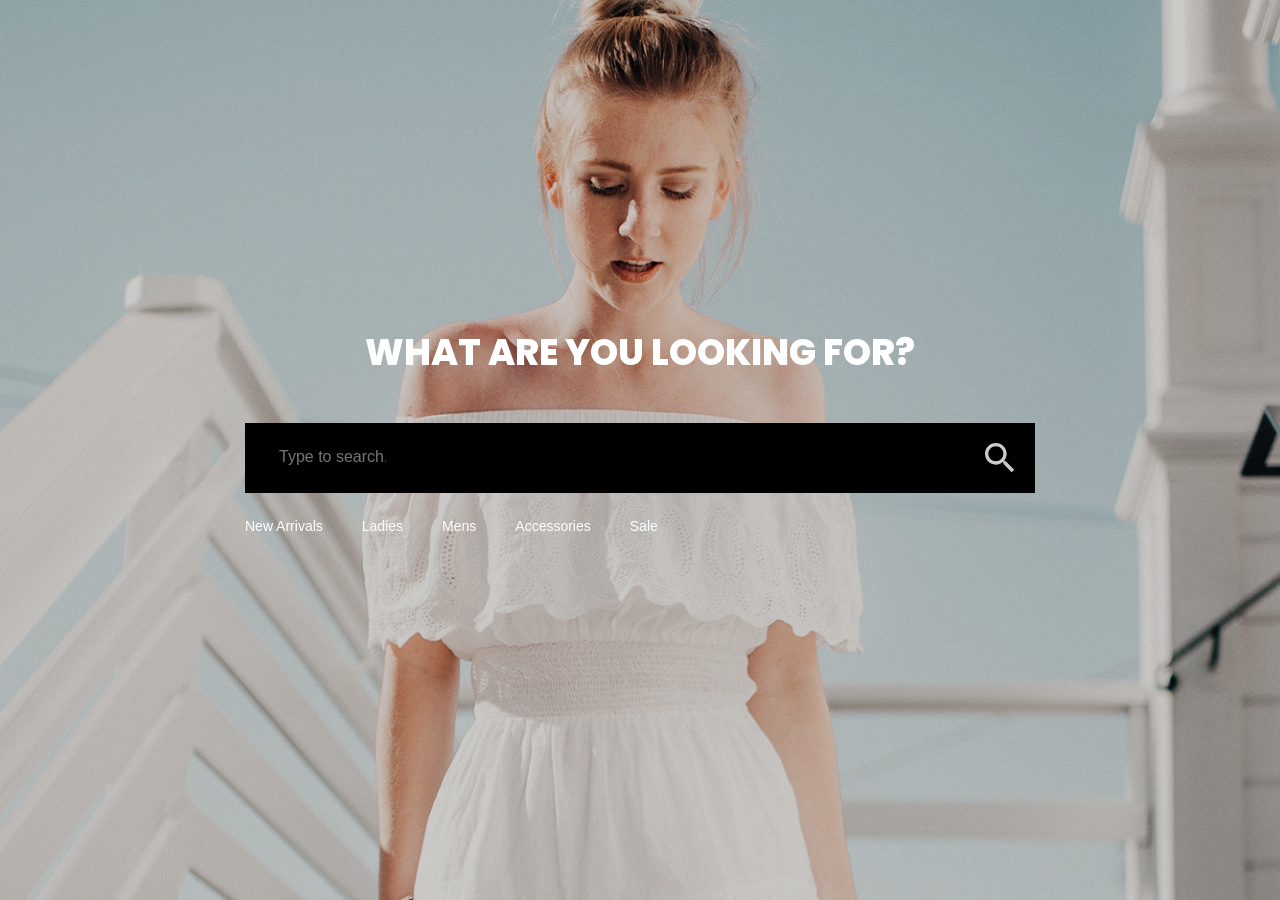
<file: Phase-3/DBMS_PROJECT/colorlib-search-5/index.html>
<html>
  <head>
    <meta http-equiv="Content-Type" content="text/html; charset=UTF-8" />
    <meta name="viewport" content="width=device-width, initial-scale=1" />
    <meta http-equiv="X-UA-Compatible" content="IE=edge" />
    <meta name="author" content="colorlib.com">
    <link href="https://fonts.googleapis.com/css?family=Poppins:400,800" rel="stylesheet" />
    <link href="css/main.css" rel="stylesheet" />
  </head>
  <body>
    <div class="s005">
      <form>
        <fieldset>
          <legend>WHAT ARE YOU LOOKING FOR?</legend>
          <div class="inner-form">
            <div class="input-field">
              <input class="form-control" id="choices-text-preset-values" type="text" placeholder="Type to search..." />
              <button class="btn-search" type="button">
                <svg xmlns="http://www.w3.org/2000/svg" width="24" height="24" viewBox="0 0 24 24">
                  <path d="M15.5 14h-.79l-.28-.27C15.41 12.59 16 11.11 16 9.5 16 5.91 13.09 3 9.5 3S3 5.91 3 9.5 5.91 16 9.5 16c1.61 0 3.09-.59 4.23-1.57l.27.28v.79l5 4.99L20.49 19l-4.99-5zm-6 0C7.01 14 5 11.99 5 9.5S7.01 5 9.5 5 14 7.01 14 9.5 11.99 14 9.5 14z"></path>
                </svg>
              </button>
            </div>
          </div>
          <div class="suggestion-wrap">
            <span>New Arrivals</span>
            <span>Ladies</span>
            <span>Mens</span>
            <span>Accessories</span>
            <span>Sale</span>
          </div>
        </fieldset>
      </form>
    </div>
    <script src="js/extention/choices.js"></script>
    <script>
      var textPresetVal = new Choices('#choices-text-preset-values',
      {
        removeItemButton: true,
      });

    </script>
  </body><!-- This templates was made by Colorlib (https://colorlib.com) -->
</html>
</file>
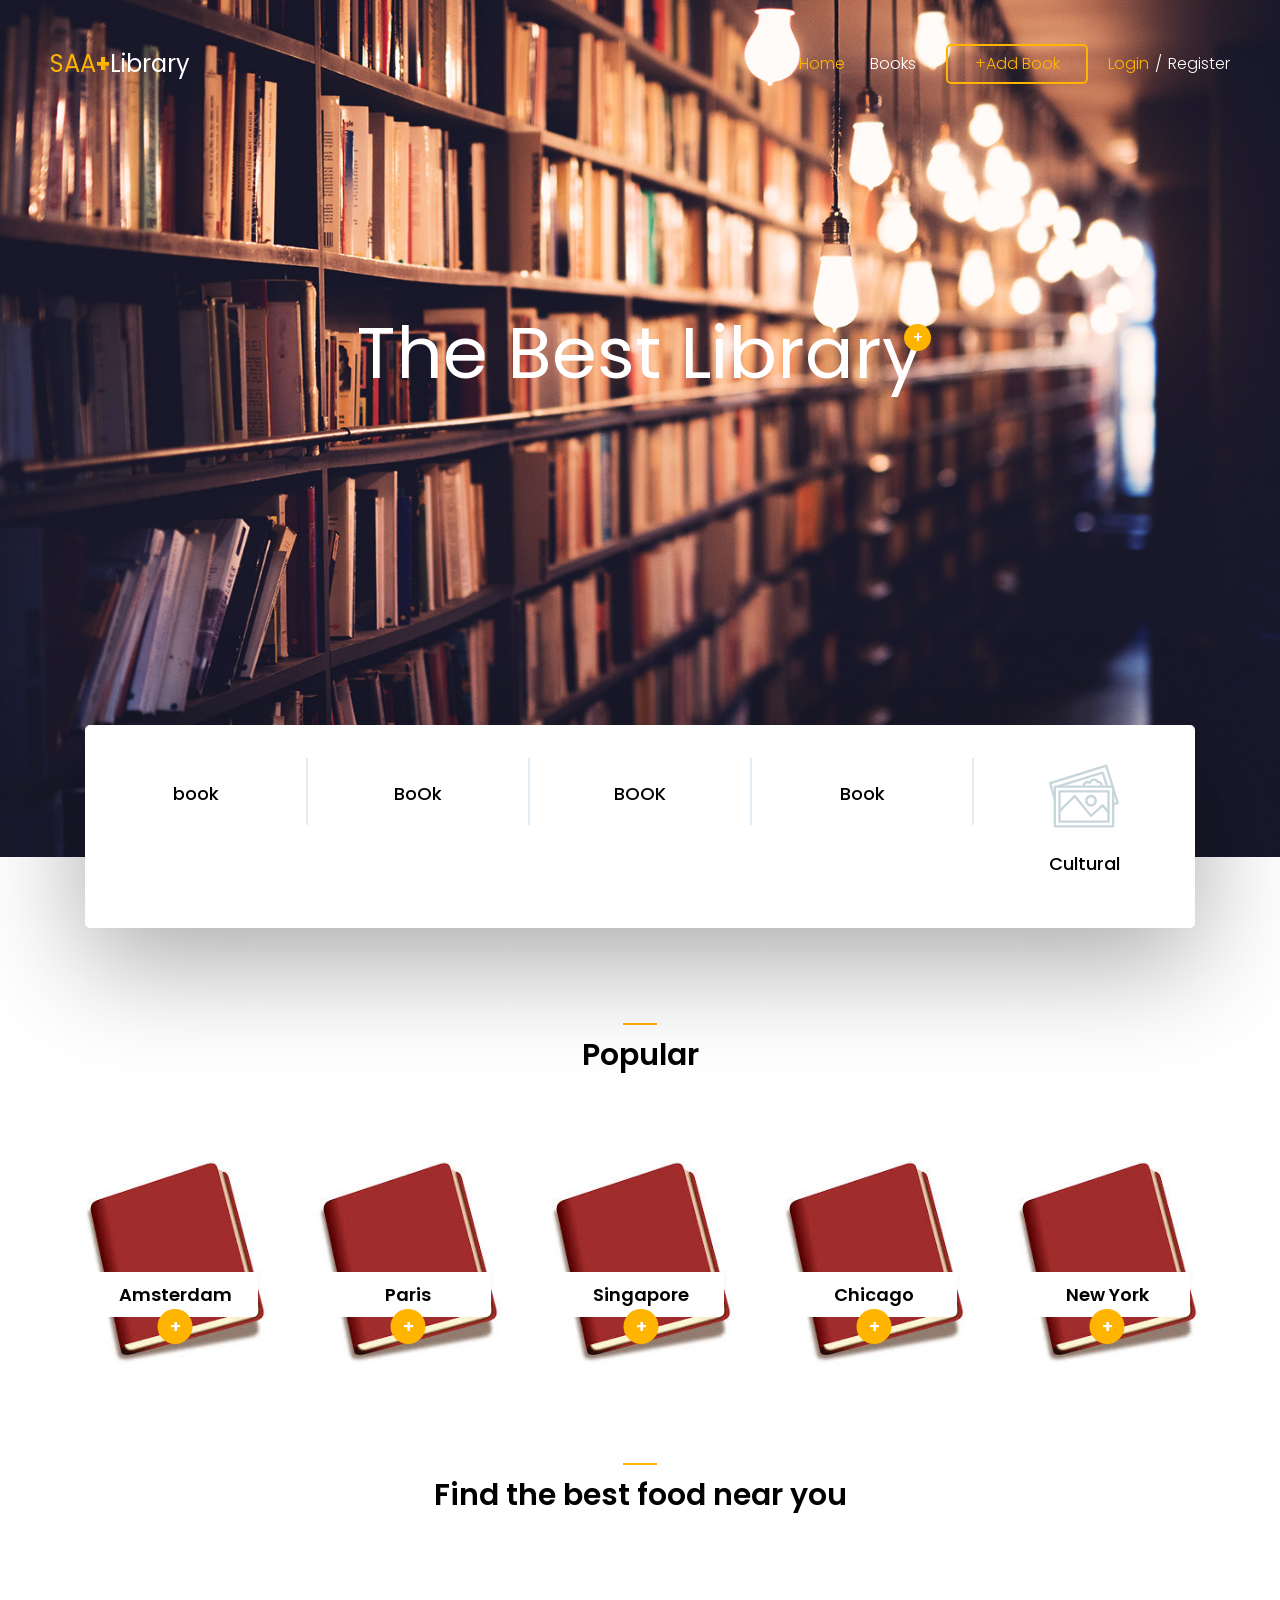
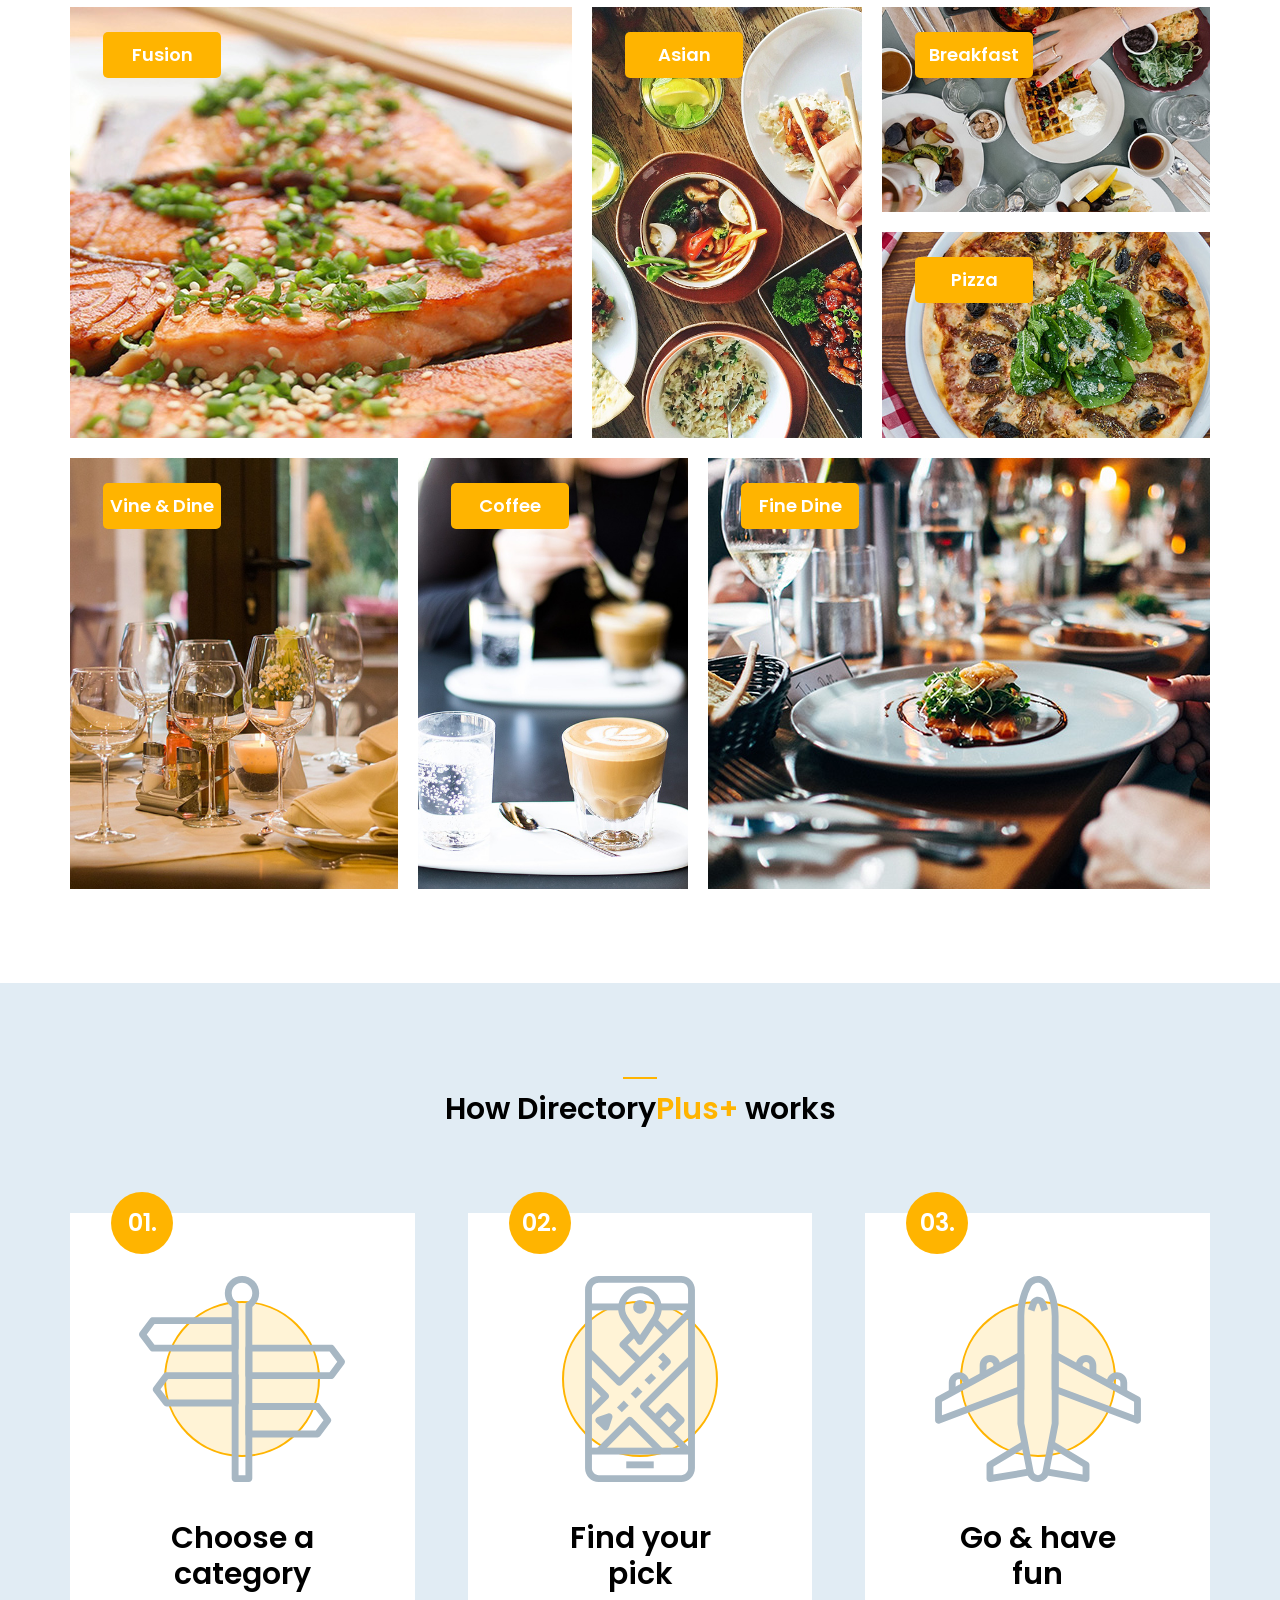
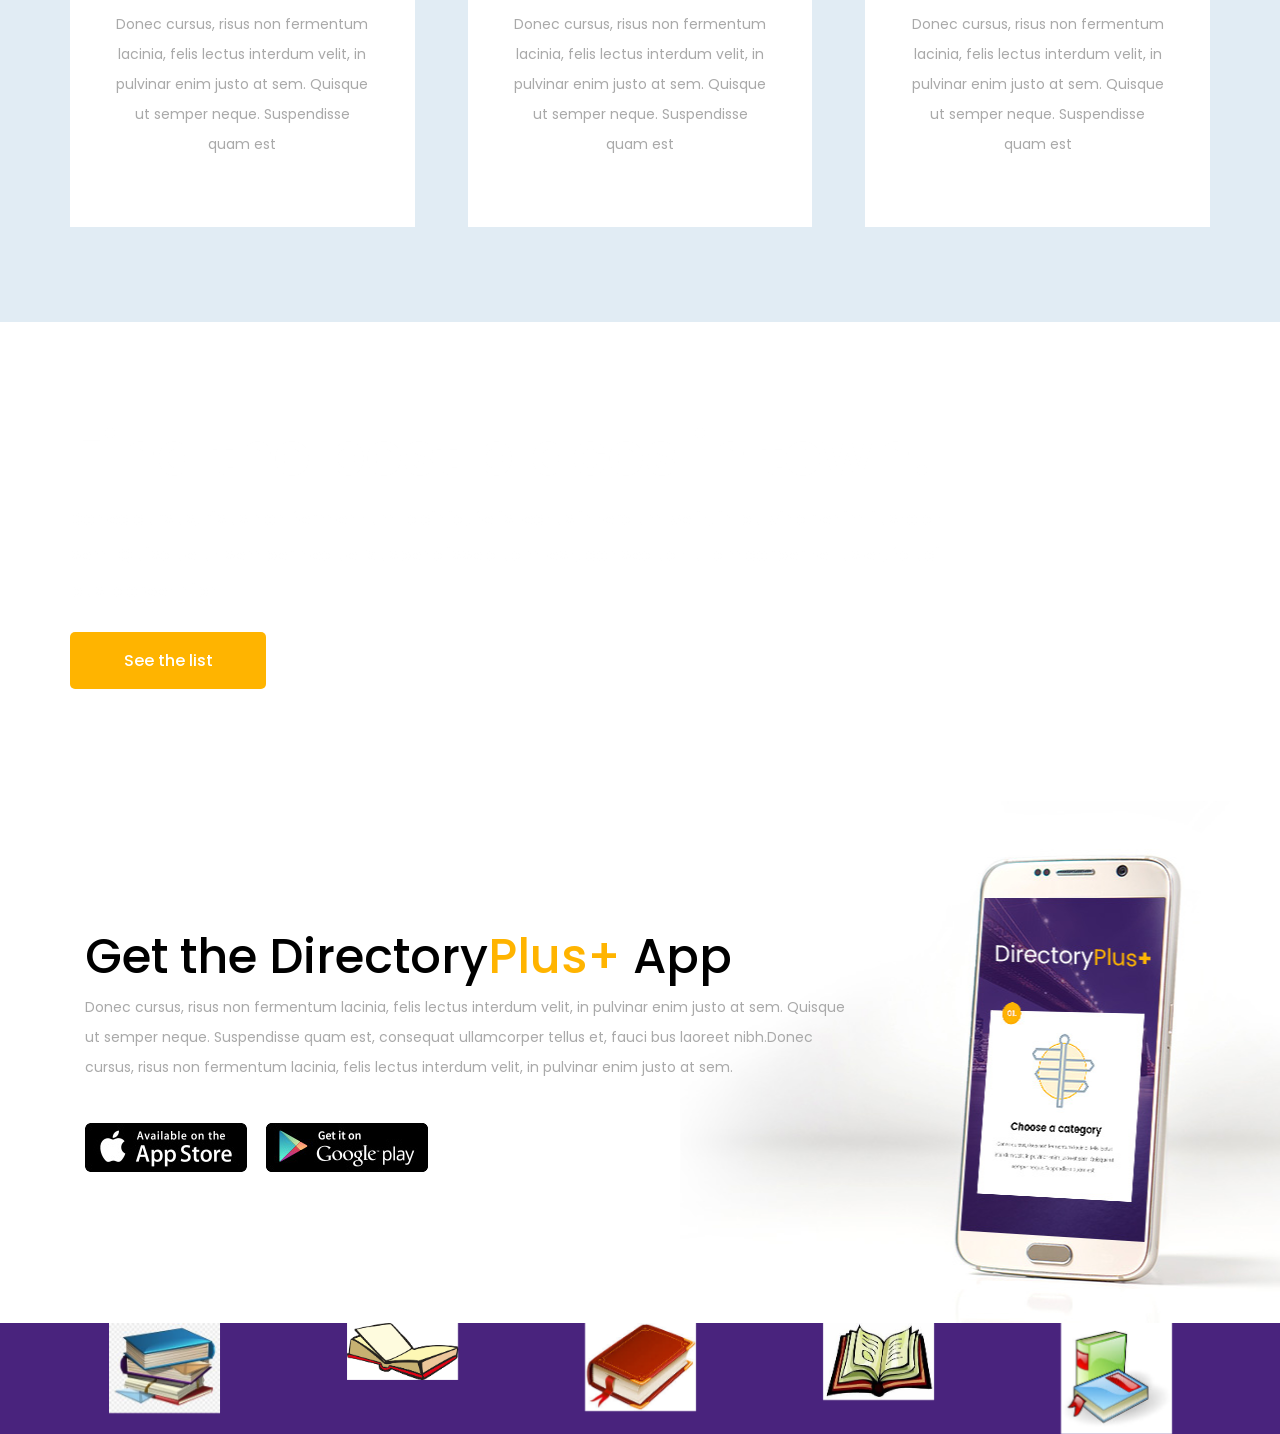
<file: Phase-3/DBMS_PROJECT/SAAL/SAAL/index.html>
<!DOCTYPE html>
<html lang="en">
<head>
<title>SAAL</title>
<meta charset="utf-8">
<meta http-equiv="X-UA-Compatible" content="IE=edge">
<meta name="description" content="DirectoryPlus template project">
<meta name="viewport" content="width=device-width, initial-scale=1">
<link rel="stylesheet" type="text/css" href="styles/bootstrap-4.1.2/bootstrap.min.css">
<link href="plugins/font-awesome-4.7.0/css/font-awesome.min.css" rel="stylesheet" type="text/css">
<link rel="stylesheet" type="text/css" href="plugins/OwlCarousel2-2.3.4/owl.carousel.css">
<link rel="stylesheet" type="text/css" href="plugins/OwlCarousel2-2.3.4/owl.theme.default.css">
<link rel="stylesheet" type="text/css" href="plugins/OwlCarousel2-2.3.4/animate.css">
<link rel="stylesheet" type="text/css" href="styles/main_styles.css">
<link rel="stylesheet" type="text/css" href="styles/responsive.css">
</head>
<body>

<!-- Menu -->

<div class="menu">
	<div class="menu_container text-right">
		<div class="menu_close">close</div>
		<nav class="menu_nav">
			<ul>
				<li><a href="index.html">Home</a></li>
				<li><a href="#">About us</a></li>
				<li><a href="listings.html">Books</a></li>
				<li><a href="contact.html">Contact</a></li>
			</ul>
		</nav>
		<div class="menu_link">
			<a href="#">+Add Book</a>
		</div>
	</div>
</div>

<div class="super_container">

	<!-- Header -->

	<header class="header">
		<div class="header_overlay"></div>
		<div class="header_content d-flex flex-row align-items-center justify-content-start">
			
			<!-- Logo -->
			<div class="logo"><a href="#"><span>SAA</span><span>+</span>Library</a></div>

			<!-- Header Nav -->
			<div class="header_right d-flex flex-row align-items-center justify-content-start ml-auto">
				<nav class="main_nav">
					<ul class="d-flex flex-row align-items-center justify-content-start">
						<li class="active"><a href="index.html">Home</a></li>
						<li><a href="listings.html">Books</a></li>
					</ul>
				</nav>
				<div class="add_listing text-center trans_200"><a href="#">+Add Book</a></div>
				<div class="log_reg">
					<ul class="d-flex flex-row align-items-center justify-content-start">
						<li><a href="E:\College\SEM 4\DBMS\Project\Login_v16\Login_v16\login.html">Login</a></li>
						<li><a href="E:\College\SEM 4\DBMS\Project\colorlib-regform-17\reg.html">Register</a></li>
					</ul>
				</div>
				<div class="hamburger">
					<i class="fa fa-bars trans_200"></i>
				</div>
			</div>

		</div>
	</header>

	<div class="super_container_inner">
		<div class="super_overlay"></div>

		<!-- Home -->

		<div class="home">
			
			<!-- Home Slider -->
			<div class="home_slider_container">
				<div class="owl-carousel owl-theme home_slider">
					
					<!-- Slide -->
					<div class="slide">
						<div class="background_image" style="background-image:url(images/index.jpg)"></div>
						<div class="home_container">
							<div class="container">
								<div class="row">
									<div class="col-xl-8 offset-xl-2">
										<div class="home_content text-center">
											<div class="home_title"><h1>The Best <span>Library</span></h1></div>
										</div>
									</div>
								</div>
							</div>
						</div>
					</div>

					<!-- Slide -->
					<div class="slide">
						<div class="background_image" style="background-image:url(images/index.jpg)"></div>
						<div class="home_container">
							<div class="container">
								<div class="row">
									<div class="col-xl-8 offset-xl-2">
										<div class="home_content text-center">
											<div class="home_title"><h1>The Best <span>Library</h1></div>
										</div>
									</div>
								</div>
							</div>
						</div>
					</div>

					<!-- Slide -->
					<div class="slide">
						<div class="background_image" style="background-image:url(images/index.jpg)"></div>
						<div class="home_container">
							<div class="container">
								<div class="row">
									<div class="col-xl-8 offset-xl-2">
										<div class="home_content text-center">
											<div class="home_title"><h1>The Best <span>Library</h1></div>
											</div>
										</div>
									</div>
								</div>
							</div>
						</div>
					</div>

				</div>

			</div>
		</div>

		<!-- Categories -->

		<div class="categories">
			<div class="container">
				<div class="row">
					<div class="col">
						<div class="categories_container d-flex flex-md-row flex-column align-items-start justify-content-start">
							
							<!-- Category -->
							<div class="category text-center">
								<a href="listings.html">
									<div class="d-flex flex-md-column flex-row align-items-md-center align-items-md-start align-items-center justify-content-start">
										<div class="cat_title">book</div>
									</div>
								</a>
							</div>

							<!-- Category -->
							<div class="category text-center">
								<a href="listings.html">
									<div class="d-flex flex-md-column flex-row align-items-md-center align-items-md-start align-items-center justify-content-start">
										<div class="cat_title">BoOk</div>
									</div>	
								</a>
							</div>

							<!-- Category -->
							<div class="category text-center">
								<a href="listings.html">
									<div class="d-flex flex-md-column flex-row align-items-md-center align-items-md-start align-items-center justify-content-start">
										<div class="cat_title">BOOK</div>
									</div>
								</a>
							</div>

							<!-- Category -->
							<div class="category text-center">
								<a href="listings.html">
									<div class="d-flex flex-md-column flex-row align-items-md-center align-items-md-start align-items-center justify-content-start">
										<div class="cat_title">Book</div>
									</div>
								</a>
							</div>

							<!-- Category -->
							<div class="category text-center">
								<a href="listings.html">
									<div class="d-flex flex-md-column flex-row align-items-md-center align-items-md-start align-items-center justify-content-start">
										<div class="cat_icon"><img src="images/icon_5.svg" class="svg" alt="https://www.flaticon.com/authors/monkik"></div>
										<div class="cat_title">Cultural</div>
									</div>
								</a>
							</div>

						</div>
					</div>
				</div>
			</div>
		</div>

		<!-- Locations -->

		<div class="locations container_custom">
			<div class="container">
				<div class="row">
					<div class="col">
						<div class="section_title text-center"><h1>Popular</h1></div>
						<div class="locations_container d-flex flex-row align-items-start justify-content-between flex-wrap">
							
							<!-- Location -->
							<div class="location">
								<img src="images/location_1.jpg" alt="">
								<div class="location_title text-center"><div><a href="single.html">Amsterdam<div>+</div></a></div></div>
							</div>

							<!-- Location -->
							<div class="location">
								<img src="images/location_2.jpg" alt="">
								<div class="location_title text-center"><div><a href="single.html">Paris<div>+</div></a></div></div>
							</div>

							<!-- Location -->
							<div class="location">
								<img src="images/location_3.jpg" alt="">
								<div class="location_title text-center"><div><a href="single.html">Singapore<div>+</div></a></div></div>
							</div>

							<!-- Location -->
							<div class="location">
								<img src="images/location_4.jpg" alt="">
								<div class="location_title text-center"><div><a href="single.html">Chicago<div>+</div></a></div></div>
							</div>

							<!-- Location -->
							<div class="location">
								<img src="images/location_5.jpg" alt="">
								<div class="location_title text-center"><div><a href="single.html">New York<div>+</div></a></div></div>
							</div>

						</div>
					</div>
				</div>
			</div>
		</div>

		<!-- Food -->

		<div class="food container_custom">
			<div class="container">
				<div class="row">
					<div class="col">
						<div class="section_title text-center"><h1>Find the best food near you</h1></div>
						<div class="grid_container grid">
							
							<!-- Grid Item -->
							<div class="grid-item grid_large">
								<div class="food_item">
									<div class="food_item_tag"><a href="#">Fusion</a></div>
									<div class="background_image" style="background-image:url(images/food_1.jpg)"></div>
								</div>
							</div>

							<!-- Grid Item -->
							<div class="grid-item grid_small">
								<div class="food_item">
									<div class="food_item_tag"><a href="#">Asian</a></div>
									<div class="background_image" style="background-image:url(images/food_2.jpg)"></div>
								</div>
							</div>

							<!-- Grid Item -->
							<div class="grid-item grid_medium">
								<div>
									<div class="grid_half">
										<div class="food_item">
											<div class="food_item_tag"><a href="#">Breakfast</a></div>
											<div class="background_image" style="background-image:url(images/food_3.jpg)"></div>
										</div>
									</div>
									<div class="grid_half">
										<div class="food_item">
											<div class="food_item_tag"><a href="#">Pizza</a></div>
											<div class="background_image" style="background-image:url(images/food_4.jpg)"></div>
										</div>
									</div>
								</div>
							</div>

							<!-- Grid Item -->
							<div class="grid-item grid_medium">
								<div class="food_item">
									<div class="food_item_tag"><a href="#">Vine & Dine</a></div>
									<div class="background_image" style="background-image:url(images/food_5.jpg)"></div>
								</div>
							</div>

							<!-- Grid Item -->
							<div class="grid-item grid_small">
								<div class="food_item">
									<div class="food_item_tag"><a href="#">Coffee</a></div>
									<div class="background_image" style="background-image:url(images/food_6.jpg)"></div>
								</div>
							</div>

							<!-- Grid Item -->
							<div class="grid-item grid_large">
								<div class="food_item">
									<div class="food_item_tag"><a href="#">Fine Dine</a></div>
									<div class="background_image" style="background-image:url(images/food_7.jpg)"></div>
								</div>
							</div>

						</div>
					</div>
				</div>
			</div>
		</div>

		<!-- How it works -->

		<div class="how container_custom">
			<div class="container">
				<div class="row">
					<div class="col">
						<div class="section_title text-center"><h1>How Directory<span>Plus+</span> works</h1></div>
						<div class="icon_box_container d-flex flex-row align-items-start justify-content-between flex-wrap">
							
							<!-- Icon Box -->
							<div class="icon_box d-flex flex-column align-items-center justify-content-start text-center">
								<div class="icon_box_num">01.</div>
								<div class="icon_box_icon"><img src="images/icon_6.svg" alt="https://www.flaticon.com/authors/monkik"></div>
								<div class="icon_box_title">Choose a category</div>
								<div class="icon_box_text">
									<p>Donec cursus, risus non fermentum lacinia, felis lectus interdum velit, in pulvinar enim justo at sem. Quisque ut semper neque. Suspendisse quam est</p>
								</div>
							</div>

							<!-- Icon Box -->
							<div class="icon_box d-flex flex-column align-items-center justify-content-start text-center">
								<div class="icon_box_num">02.</div>
								<div class="icon_box_icon"><img src="images/icon_7.svg" alt="https://www.flaticon.com/authors/monkik"></div>
								<div class="icon_box_title">Find your pick</div>
								<div class="icon_box_text">
									<p>Donec cursus, risus non fermentum lacinia, felis lectus interdum velit, in pulvinar enim justo at sem. Quisque ut semper neque. Suspendisse quam est</p>
								</div>
							</div>

							<!-- Icon Box -->
							<div class="icon_box d-flex flex-column align-items-center justify-content-start text-center">
								<div class="icon_box_num">03.</div>
								<div class="icon_box_icon"><img src="images/icon_8.svg" alt="https://www.flaticon.com/authors/monkik"></div>
								<div class="icon_box_title">Go & have fun</div>
								<div class="icon_box_text">
									<p>Donec cursus, risus non fermentum lacinia, felis lectus interdum velit, in pulvinar enim justo at sem. Quisque ut semper neque. Suspendisse quam est</p>
								</div>
							</div>

						</div>
					</div>
				</div>
			</div>
		</div>

		<!-- CTA -->

		<div class="cta container_custom">
			<div class="parallax_background" data-image-src="images/cta.jpg"></div>
			<div class="container">
				<div class="row">
					<div class="col">
						<div class="cta_content">
							<div class="cta_title"><h1>Find the best places in town!</h1></div>
							<div class="cta_text">
								<p>Donec cursus, risus non fermentum lacinia, felis lectus interdum velit, in pulvinar enim justo at sem. Quisque ut semper neque. Suspendisse quam est, consequat ullamcorper tellus et, fauci bus laoreet nibh.</p>
							</div>
							<div class="button cta_button"><a href="listings.html">See the list</a></div>
						</div>
					</div>
				</div>
			</div>
		</div>

		<!-- CTA 2 -->

		<div class="cta_2">
			<div class="container">
				<div class="row row-lg-eq-height">
					<div class="col-lg-9 cta_2_col">
						<div class="cta_2_content">
							<div class="cta_2_title"><h1>Get the Directory<span>Plus+</span> App</h1></div>
							<div class="cta_2_text">
								<p>Donec cursus, risus non fermentum lacinia, felis lectus interdum velit, in pulvinar enim justo at sem. Quisque ut semper neque. Suspendisse quam est, consequat ullamcorper tellus et, fauci bus laoreet nibh.Donec cursus, risus non fermentum lacinia, felis lectus interdum velit, in pulvinar enim justo at sem.</p>
							</div>
							<div class="store_links d-flex flex-row align-items-start justify-content-start flex-wrap">
								<div class="store_link"><a href="#"><img src="images/store_1.jpg" alt=""></a></div>
								<div class="store_link"><a href="#"><img src="images/store_2.jpg" alt=""></a></div>
							</div>
						</div>
					</div>
					<div class="col-lg-3 cta_2_col">
						<div class="cta_2_image">
							<img src="images/cta_2.jpg" alt="">
						</div>
					</div>
				</div>
			</div>
		</div>

		<!-- Clients -->

		<div class="clients">
			<div class="container">
				<div class="row">
					<div class="col">

						<!-- Clients Slider -->
						<div class="clients_slider_container">
							<div class="owl-carousel owl-theme clients_slider">
								
								<!-- Slide -->
								<div class="slide">
									<div class="client_image"><a href="#"><img src="images/client_1.jpg" alt=""></a></div>
								</div>

								<!-- Slide -->
								<div class="slide">
									<div class="client_image"><a href="#"><img src="images/client_2.jpg" alt=""></a></div>
								</div>

								<!-- Slide -->
								<div class="slide">
									<div class="client_image"><a href="#"><img src="images/client_3.jpg" alt=""></a></div>
								</div>

								<!-- Slide -->
								<div class="slide">
									<div class="client_image"><a href="#"><img src="images/client_4.jpg" alt=""></a></div>
								</div>

								<!-- Slide -->
								<div class="slide">
									<div class="client_image"><a href="#"><img src="images/client_5.jpg" alt=""></a></div>
								</div>

							</div>
						</div>
					</div>
				</div>
			</div>
		</div>
	</div>
		
</div>

<script src="js/jquery-3.3.1.min.js"></script>
<script src="styles/bootstrap-4.1.2/popper.js"></script>
<script src="styles/bootstrap-4.1.2/bootstrap.min.js"></script>
<script src="plugins/greensock/TweenMax.min.js"></script>
<script src="plugins/greensock/TimelineMax.min.js"></script>
<script src="plugins/scrollmagic/ScrollMagic.min.js"></script>
<script src="plugins/greensock/animation.gsap.min.js"></script>
<script src="plugins/greensock/ScrollToPlugin.min.js"></script>
<script src="plugins/Isotope/isotope.pkgd.min.js"></script>
<script src="plugins/OwlCarousel2-2.3.4/owl.carousel.js"></script>
<script src="plugins/easing/easing.js"></script>
<script src="plugins/progressbar/progressbar.min.js"></script>
<script src="plugins/parallax-js-master/parallax.min.js"></script>
<script src="js/custom.js"></script>
</body>
</html>
</file>
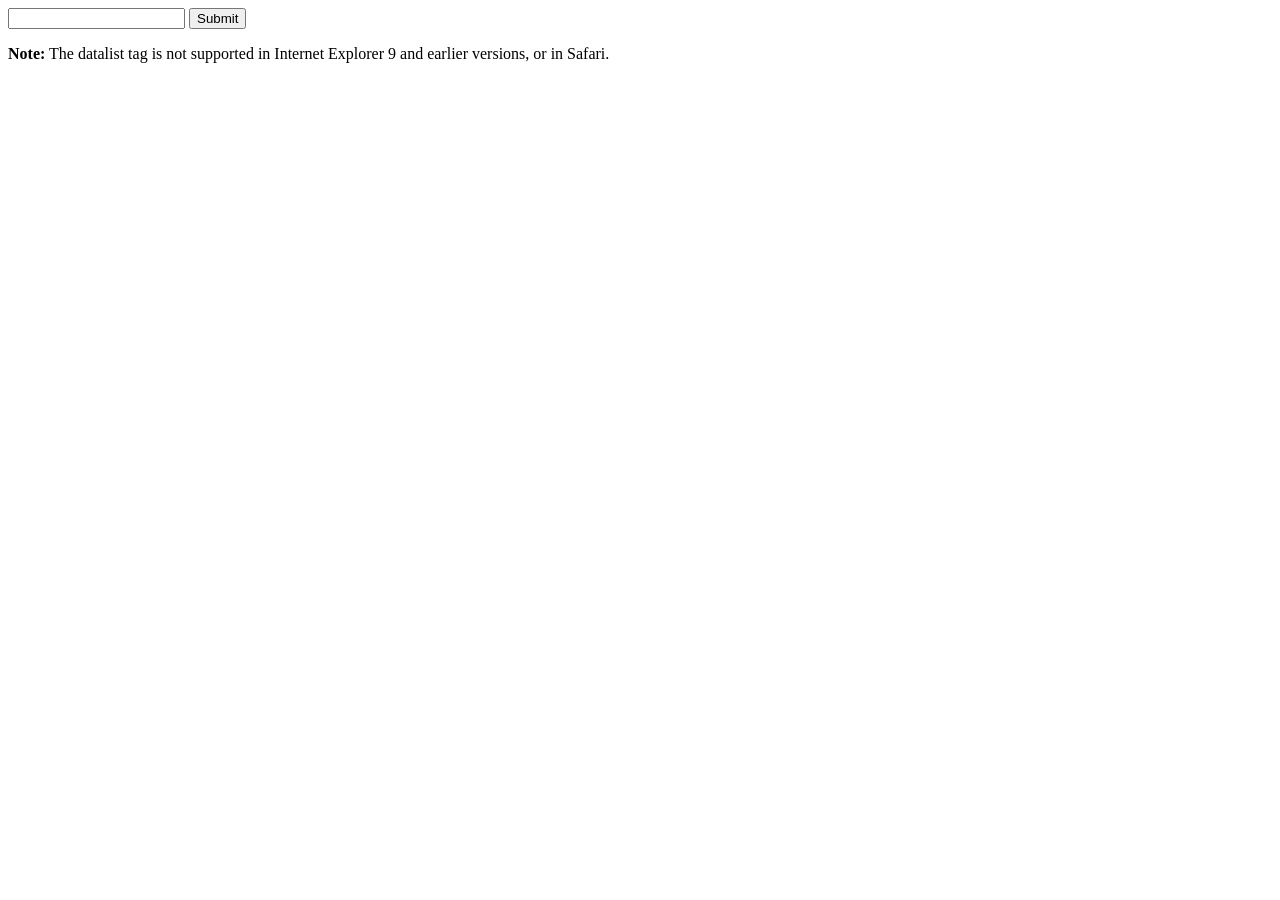
<file: Phase-3/DBMS_PROJECT/search_datalist.html>
<!DOCTYPE html>
<html>
<body>

<form action="/action_page.php" method="get">
  <input list="books" name="books">
  <datalist id="books">
    <option value="Internet Explorer">
    <option value="Firefox">
    <option value="Chrome">
    <option value="Opera">
    <option value="Safari">
  </datalist>
  <input type="submit">
</form>

<p><strong>Note:</strong> The datalist tag is not supported in Internet Explorer 9 and earlier versions, or in Safari.</p>

</body>
</html>
</file>
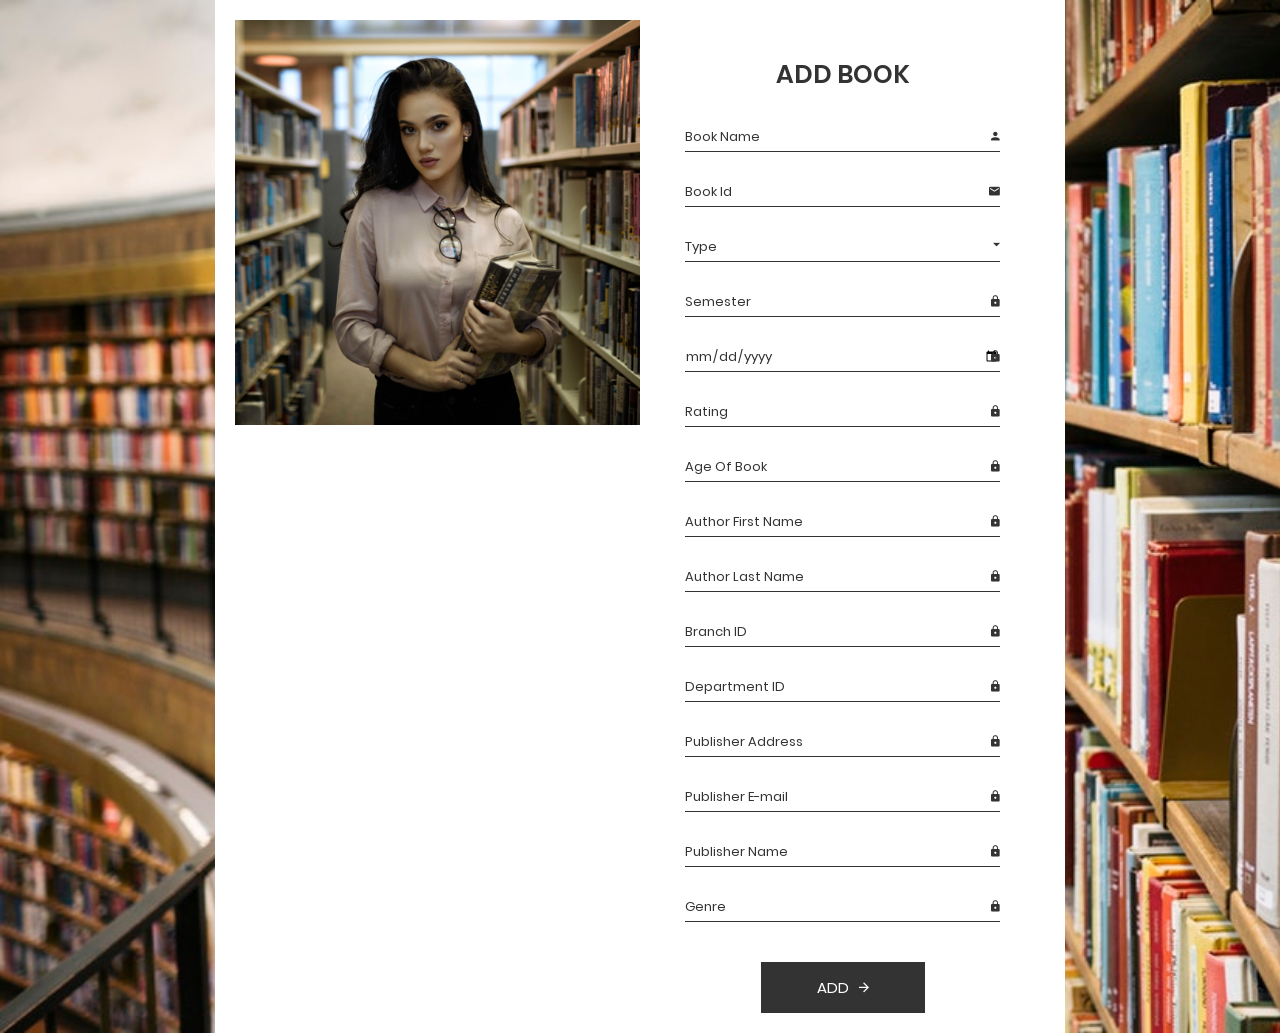
<file: Phase-3/DBMS_PROJECT/colorlib-regform-17/add_book.html>
<!DOCTYPE html>
<html>
	<head>
		<meta charset="utf-8">
		<title>RegistrationForm_v1 by Colorlib</title>
		<meta name="viewport" content="width=device-width, initial-scale=1.0">
		
		<!-- MATERIAL DESIGN ICONIC FONT -->
		<link rel="stylesheet" href="fonts/material-design-iconic-font/css/material-design-iconic-font.min.css">

		<!-- STYLE CSS -->
		<link rel="stylesheet" href="css/style.css">
	</head>

	<body>

		<div class="wrapper" style="background-image: url('images/bg-registration-form-1.jpg');">
			<div class="inner">
				<div class="image-holder">
					<img src="images/bg-01.jpg" alt="">
				</div>
				<form action="add_book_intermediate.php" method="post">
					<h3>Add Book</h3>
					<div class="form-wrapper">
						<input type="text" placeholder="Book Name" class="form-control" name="book_name" required>
						<i class="zmdi zmdi-account"></i>
					</div>
					<div class="form-wrapper">
						<input type="text" placeholder="Book Id" class="form-control" name="book_id" required>
						<i class="zmdi zmdi-email"></i>
					</div>
					<div class="form-wrapper">
						<input type="text" placeholder="Type" class="form-control" name="type" required>
						<i class="zmdi zmdi-caret-down" style="font-size: 17px"></i>
					</div>
					<div class="form-wrapper">
						<input type="number" placeholder="Semester" class="form-control" name="semester">
						<i class="zmdi zmdi-lock"></i>
					</div>
					<div class="form-wrapper">
						<input type="date" placeholder="Published Date" class="form-control" name="pdate" required>
						<i class="zmdi zmdi-lock"></i>
					</div>
					<div class="form-wrapper">
						<input type="number" placeholder="Rating" class="form-control" name="rating" required>
						<i class="zmdi zmdi-lock"></i>
					</div>
					<div class="form-wrapper">
						<input type="number" placeholder="Age Of Book" class="form-control" name="age_rest" required>
						<i class="zmdi zmdi-lock"></i>
					</div>
					<div class="form-wrapper">
						<input type="text" placeholder="Author First Name" class="form-control" name="au_fname" required>
						<i class="zmdi zmdi-lock"></i>
					</div>
					<div class="form-wrapper">
						<input type="text" placeholder="Author Last Name" class="form-control" name="au_lname" required>
						<i class="zmdi zmdi-lock"></i>
					</div>
					<div class="form-wrapper">
						<input type="text" placeholder="Branch ID" class="form-control" name="branch_id_book" required>
						<i class="zmdi zmdi-lock"></i>
					</div>
					<div class="form-wrapper">
						<input type="text" placeholder="Department ID" class="form-control" name="did_book">
						<i class="zmdi zmdi-lock"></i>
					</div>
					<div class="form-wrapper">
						<input type="text" placeholder="Publisher Address" class="form-control" name="paddress" required>
						<i class="zmdi zmdi-lock"></i>
					</div>
					<div class="form-wrapper">
						<input type="text" placeholder="Publisher E-mail" class="form-control" name="pemail" required>
						<i class="zmdi zmdi-lock"></i>
					</div>
					<div class="form-wrapper">
						<input type="text" placeholder="Publisher Name" class="form-control" name="pname" required>
						<i class="zmdi zmdi-lock"></i>
					</div>
					<div class="form-wrapper">
						<input type="text" placeholder="Genre" class="form-control" name="genre">
						<i class="zmdi zmdi-lock"></i>
					</div>
					<button>ADD
						<i class="zmdi zmdi-arrow-right"></i>
					</button>
				</form>
			</div>
		</div>
		
	</body><!-- This templates was made by Colorlib (https://colorlib.com) -->
</html>
</file>
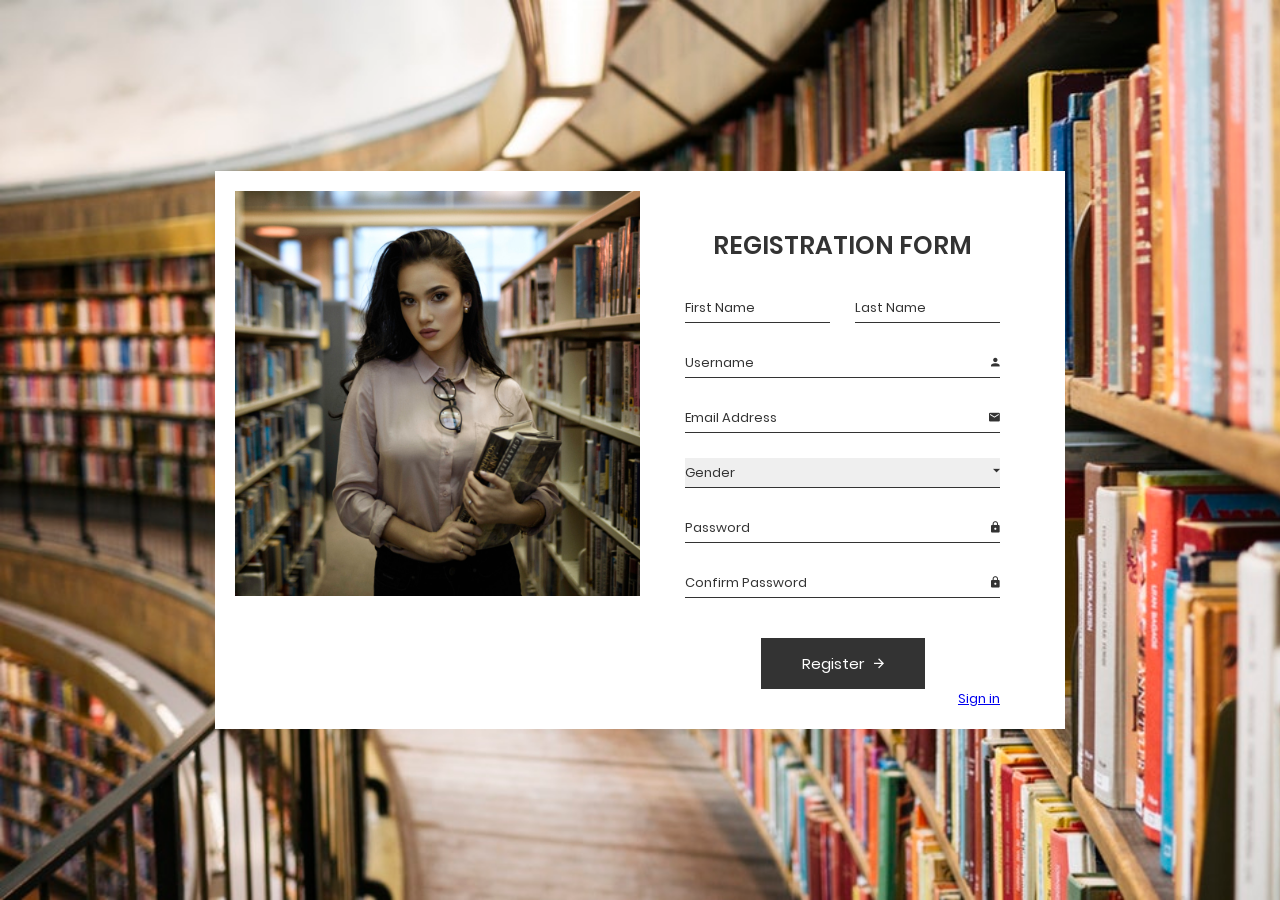
<file: Phase-3/DBMS_PROJECT/colorlib-regform-17/Reg.html>
<!DOCTYPE html>
<html>
	<head>
		<meta charset="utf-8">
		<title>RegistrationForm_v1 by Colorlib</title>
		<meta name="viewport" content="width=device-width, initial-scale=1.0">
		
		<!-- MATERIAL DESIGN ICONIC FONT -->
		<link rel="stylesheet" href="fonts/material-design-iconic-font/css/material-design-iconic-font.min.css">

		<!-- STYLE CSS -->
		<link rel="stylesheet" href="css/style.css">
	</head>

	<body>

		<div class="wrapper" style="background-image: url('images/bg-registration-form-1.jpg');">
			<div class="inner">
				<div class="image-holder">
					<img src="images/bg-01.jpg" alt="">
				</div>
				<form action="">
					<h3>Registration Form</h3>
					<div class="form-group">
						<input type="text" placeholder="First Name" class="form-control">
						<input type="text" placeholder="Last Name" class="form-control">
					</div>
					<div class="form-wrapper">
						<input type="text" placeholder="Username" class="form-control">
						<i class="zmdi zmdi-account"></i>
					</div>
					<div class="form-wrapper">
						<input type="text" placeholder="Email Address" class="form-control">
						<i class="zmdi zmdi-email"></i>
					</div>
					<div class="form-wrapper">
						<select name="" id="" class="form-control">
							<option value="" disabled selected>Gender</option>
							<option value="male">Male</option>
							<option value="femal">Female</option>
							<option value="other">Other</option>
						</select>
						<i class="zmdi zmdi-caret-down" style="font-size: 17px"></i>
					</div>
					<div class="form-wrapper">
						<input type="password" placeholder="Password" class="form-control">
						<i class="zmdi zmdi-lock"></i>
					</div>
					<div class="form-wrapper">
						<input type="password" placeholder="Confirm Password" class="form-control">
						<i class="zmdi zmdi-lock"></i>
					</div>
					<button>Register
						<i class="zmdi zmdi-arrow-right"></i>
					</button>
<p align="right"><a href="../../../DBMS_PROJECT/Login_v16/Login_v16/login.html">Sign in</a></p>
				</form>
			</div>
		</div>
		
	</body><!-- This templates was made by Colorlib (https://colorlib.com) -->
</html>
</file>
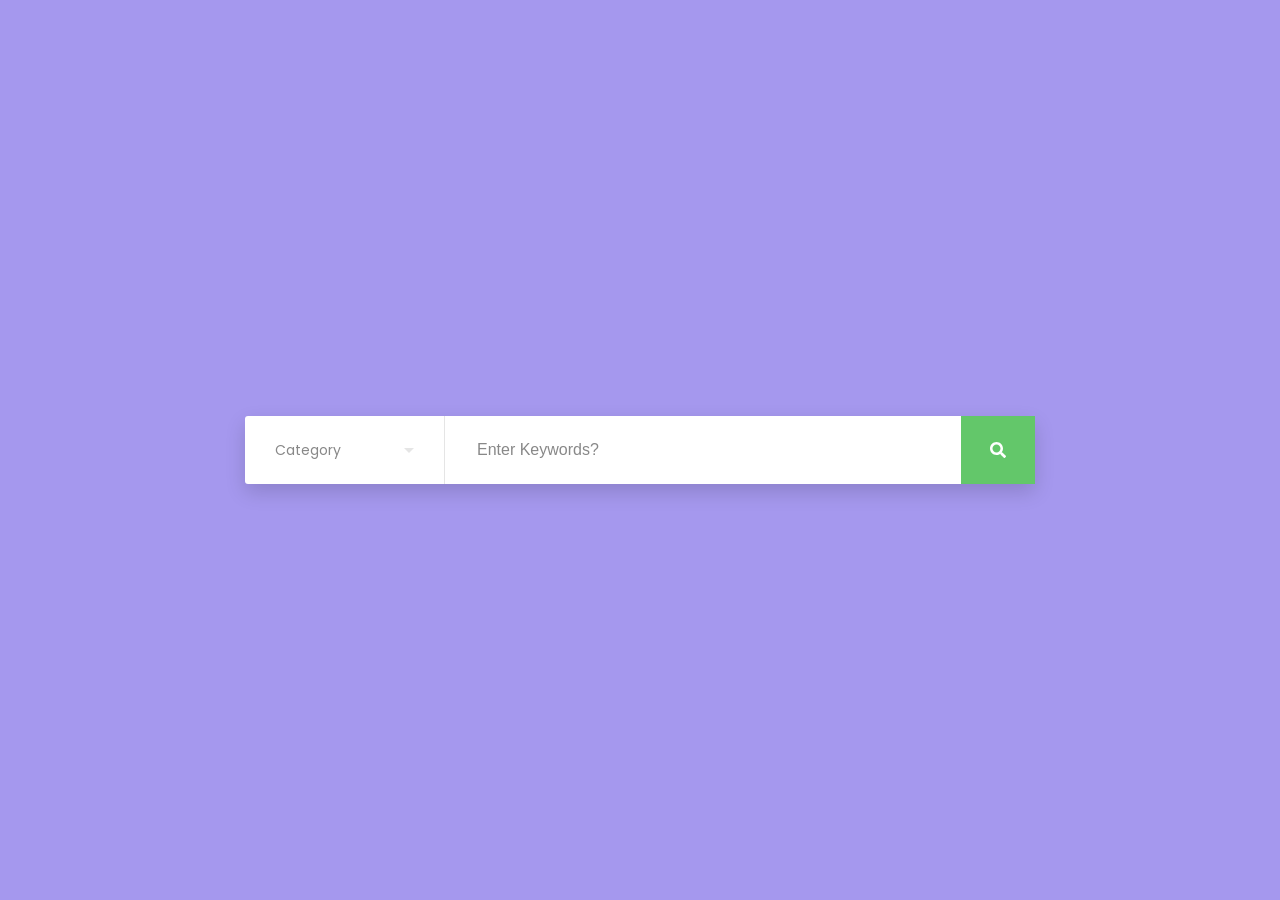
<file: Phase-3/DBMS_PROJECT/Search book/search.html>
<html>

  <head>

    <meta http-equiv="Content-Type" content="text/html; charset=UTF-8" />

    <meta name="viewport" content="width=device-width, initial-scale=1" />

    <meta http-equiv="X-UA-Compatible" content="IE=edge" />

    <meta name="author" content="colorlib.com">

    <link href="https://fonts.googleapis.com/css?family=Poppins" rel="stylesheet" />

    <link href="css/main.css" rel="stylesheet" />

  </head>

  <body>

    <div class="s003">

      <form>

       <div class="inner-form">

          <div class="input-field first-wrap">

            <div class="input-select">

              <select data-trigger="" name="choices-single-defaul">

                <option placeholder="">Category</option>

                <option>New Arrivals</option>

                <option>Name</option>

                <option>Author</option>

                <option>Publisher</option>

                <option>Genre</option>

                <option>Op1</option>

                <option>Op2</option>

              </select>

            </div>

          </div>

          <div class="input-field second-wrap">

            <input id="search" type="text" placeholder="Enter Keywords?" />

          </div>

          <div class="input-field third-wrap">

            <button class="btn-search" type="button">

              <svg class="svg-inline--fa fa-search fa-w-16" aria-hidden="true" data-prefix="fas" data-icon="search" role="img" xmlns="http://www.w3.org/2000/svg" viewBox="0 0 512 512">

                <path fill="currentColor" d="M505 442.7L405.3 343c-4.5-4.5-10.6-7-17-7H372c27.6-35.3 44-79.7 44-128C416 93.1 322.9 0 208 0S0 93.1 0 208s93.1 208 208 208c48.3 0 92.7-16.4 128-44v16.3c0 6.4 2.5 12.5 7 17l99.7 99.7c9.4 9.4 24.6 9.4 33.9 0l28.3-28.3c9.4-9.4 9.4-24.6.1-34zM208 336c-70.7 0-128-57.2-128-128 0-70.7 57.2-128 128-128 70.7 0 128 57.2 128 128 0 70.7-57.2 128-128 128z"></path>

              </svg>

            </button>

          </div>

        </div>

      </form>

    </div>

    <script src="js/extention/choices.js"></script>

    <script>
      const choices = new Choices('[data-trigger]',
      {
        searchEnabled: false,
        itemSelectText: '',
      });


    </script>
  </body>
</html>
</file>
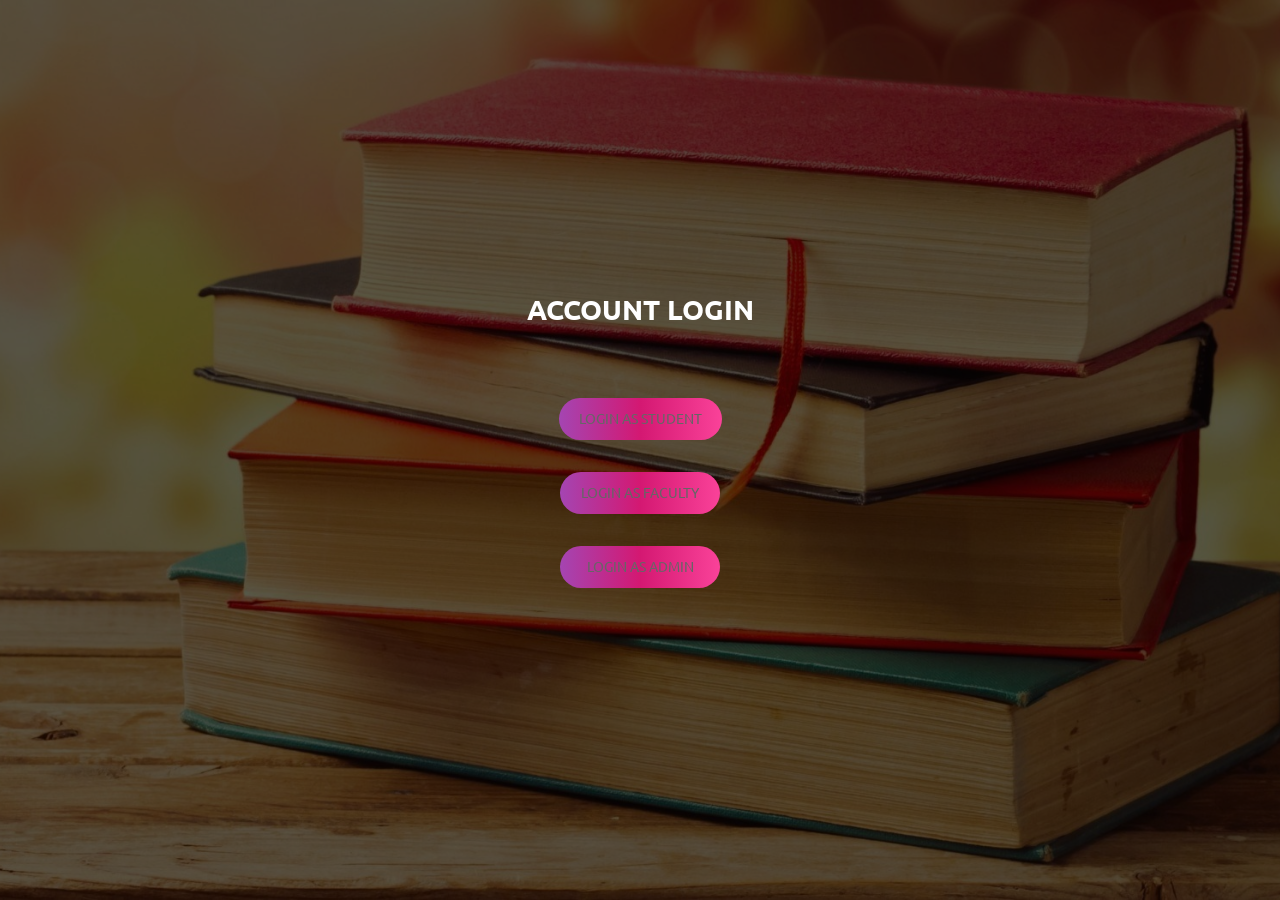
<file: Phase-3/DBMS_PROJECT/Login_v16/Login_v16/login.html>
<!DOCTYPE html>
<html lang="en">
<head>
	<title>Login V16</title>
	<meta charset="UTF-8">
	<meta name="viewport" content="width=device-width, initial-scale=1">
	<link rel="icon" type="image/png" href="images/icons/favicon.ico"/>
	<link rel="stylesheet" type="text/css" href="vendor/bootstrap/css/bootstrap.min.css">
	<link rel="stylesheet" type="text/css" href="fonts/font-awesome-4.7.0/css/font-awesome.min.css">
	<link rel="stylesheet" type="text/css" href="fonts/Linearicons-Free-v1.0.0/icon-font.min.css">
	<link rel="stylesheet" type="text/css" href="vendor/animate/animate.css">
	<link rel="stylesheet" type="text/css" href="vendor/css-hamburgers/hamburgers.min.css">
	<link rel="stylesheet" type="text/css" href="vendor/animsition/css/animsition.min.css">
	<link rel="stylesheet" type="text/css" href="vendor/select2/select2.min.css">
	<link rel="stylesheet" type="text/css" href="vendor/daterangepicker/daterangepicker.css">
	<link rel="stylesheet" type="text/css" href="css/util.css">
	<link rel="stylesheet" type="text/css" href="css/main.css">
</head>
<body>
	
	<div class="limiter">
		<div class="container-login100" style="background-image: url('images/library.jpg');">
			<div class="wrap-login100 p-t-30 p-b-50">
				<span class="login100-form-title p-b-41">
					Account Login
				</span>

					<div class="container-login100-form-btn m-t-32">
						<button class="login100-form-btn"><a href="login_student.html">
							Login As Student
						</a>
						</button>
					</div>
					<div class="container-login100-form-btn m-t-32">
						<button class="login100-form-btn" type="submit" name="submit"><a href="login_faculty.html">
							Login As Faculty
						</a>
						</button>
					</div>

					<div class="container-login100-form-btn m-t-32">
						<button class="login100-form-btn" type="submit" name="submit"><a href="login_admin.html">
							Login As Admin
						</a>
						</button>
					</div>
				<!p><!a href="../../../DBMS_PROJECT/colorlib-regform-17/Reg.html"><!h2><!/a><!/p>
			</div>
		</div>
	</div>
	

	<div id="dropDownSelect1"></div>
	
	<script src="vendor/jquery/jquery-3.2.1.min.js"></script>
	<script src="vendor/animsition/js/animsition.min.js"></script>
	<script src="vendor/bootstrap/js/popper.js"></script>
	<script src="vendor/bootstrap/js/bootstrap.min.js"></script>
	<script src="vendor/select2/select2.min.js"></script>
	<script src="vendor/daterangepicker/moment.min.js"></script>
	<script src="vendor/daterangepicker/daterangepicker.js"></script>
	<script src="vendor/countdowntime/countdowntime.js"></script>
	<script src="js/main.js"></script>
</body>
</html>
</file>
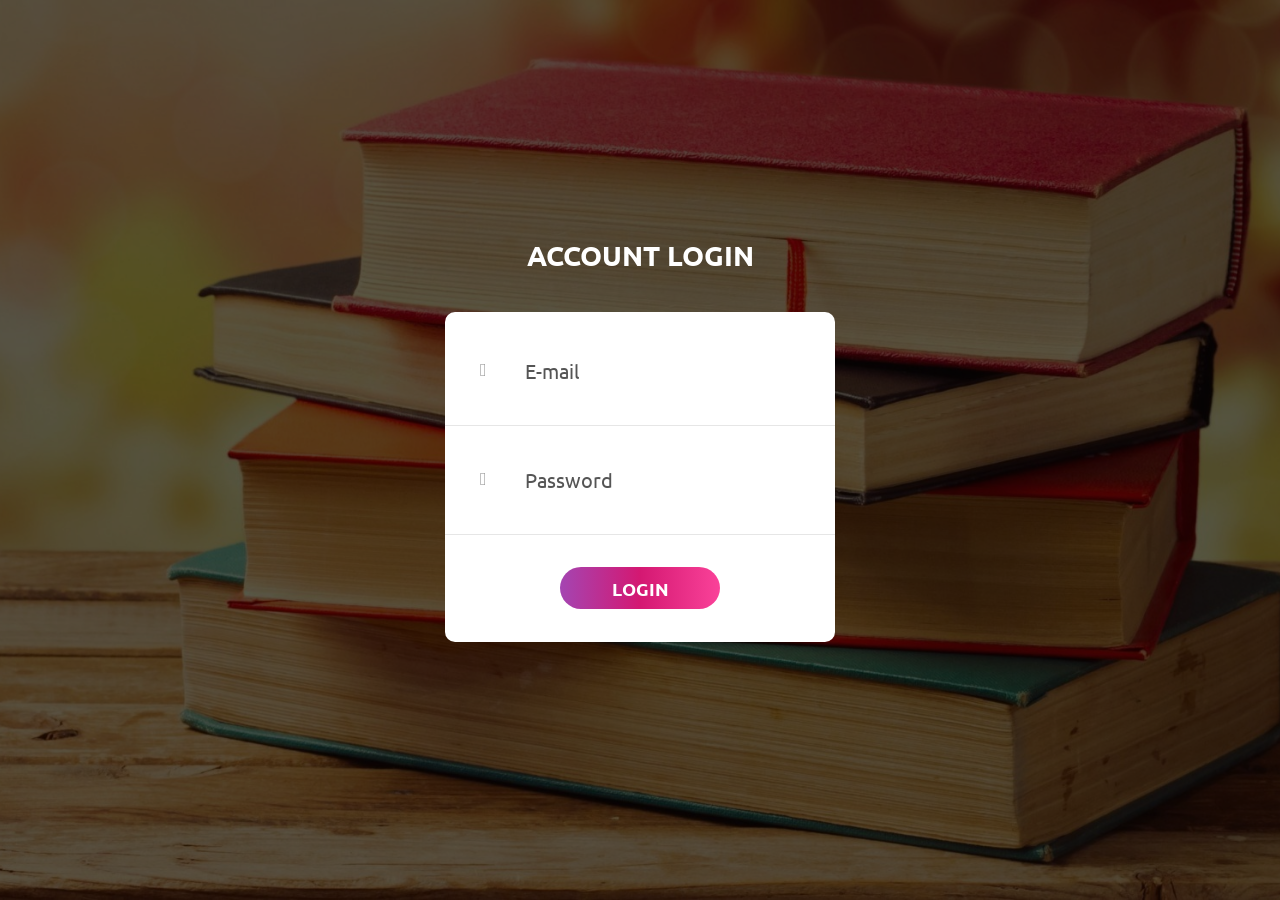
<file: Phase-3/DBMS_PROJECT/Login_v16/Login_v16/login_admin.html>
<!DOCTYPE html>
<html lang="en">
<head>
	<title>Login V16</title>
	<meta charset="UTF-8">
	<meta name="viewport" content="width=device-width, initial-scale=1">
	<link rel="icon" type="image/png" href="images/icons/favicon.ico"/>
	<link rel="stylesheet" type="text/css" href="vendor/bootstrap/css/bootstrap.min.css">
	<link rel="stylesheet" type="text/css" href="fonts/font-awesome-4.7.0/css/font-awesome.min.css">
	<link rel="stylesheet" type="text/css" href="fonts/Linearicons-Free-v1.0.0/icon-font.min.css">
	<link rel="stylesheet" type="text/css" href="vendor/animate/animate.css">
	<link rel="stylesheet" type="text/css" href="vendor/css-hamburgers/hamburgers.min.css">
	<link rel="stylesheet" type="text/css" href="vendor/animsition/css/animsition.min.css">
	<link rel="stylesheet" type="text/css" href="vendor/select2/select2.min.css">
	<link rel="stylesheet" type="text/css" href="vendor/daterangepicker/daterangepicker.css">
	<link rel="stylesheet" type="text/css" href="css/util.css">
	<link rel="stylesheet" type="text/css" href="css/main.css">
</head>
<body>
	
	<div class="limiter">
		<div class="container-login100" style="background-image: url('images/library.jpg');">
			<div class="wrap-login100 p-t-30 p-b-50">
				<span class="login100-form-title p-b-41">
					Account Login
				</span>
				<form class="login100-form validate-form p-b-33 p-t-5" method="post" action="../../../DBMS_PROJECT/SAAL/SAAL/SAAL_admin.php">

					<div class="wrap-input100 validate-input" data-validate = "Enter email">
						<input class="input100" type="text" name="email" placeholder="E-mail">
						<span class="focus-input100" data-placeholder="&#xe82a;"></span>
					</div>

					<div class="wrap-input100 validate-input" data-validate="Enter password">
						<input class="input100" type="password" name="password" placeholder="Password">
						<span class="focus-input100" data-placeholder="&#xe80f;"></span>
					</div>

					<div class="container-login100-form-btn m-t-32">
						<button class="login100-form-btn" type="submit" name="submit">
							Login
						</button>
				</form>
			</div>
		</div>
	</div>
	

	<div id="dropDownSelect1"></div>
	
	<script src="vendor/jquery/jquery-3.2.1.min.js"></script>
	<script src="vendor/animsition/js/animsition.min.js"></script>
	<script src="vendor/bootstrap/js/popper.js"></script>
	<script src="vendor/bootstrap/js/bootstrap.min.js"></script>
	<script src="vendor/select2/select2.min.js"></script>
	<script src="vendor/daterangepicker/moment.min.js"></script>
	<script src="vendor/daterangepicker/daterangepicker.js"></script>
	<script src="vendor/countdowntime/countdowntime.js"></script>
	<script src="js/main.js"></script>
</body>
</html>
</file>
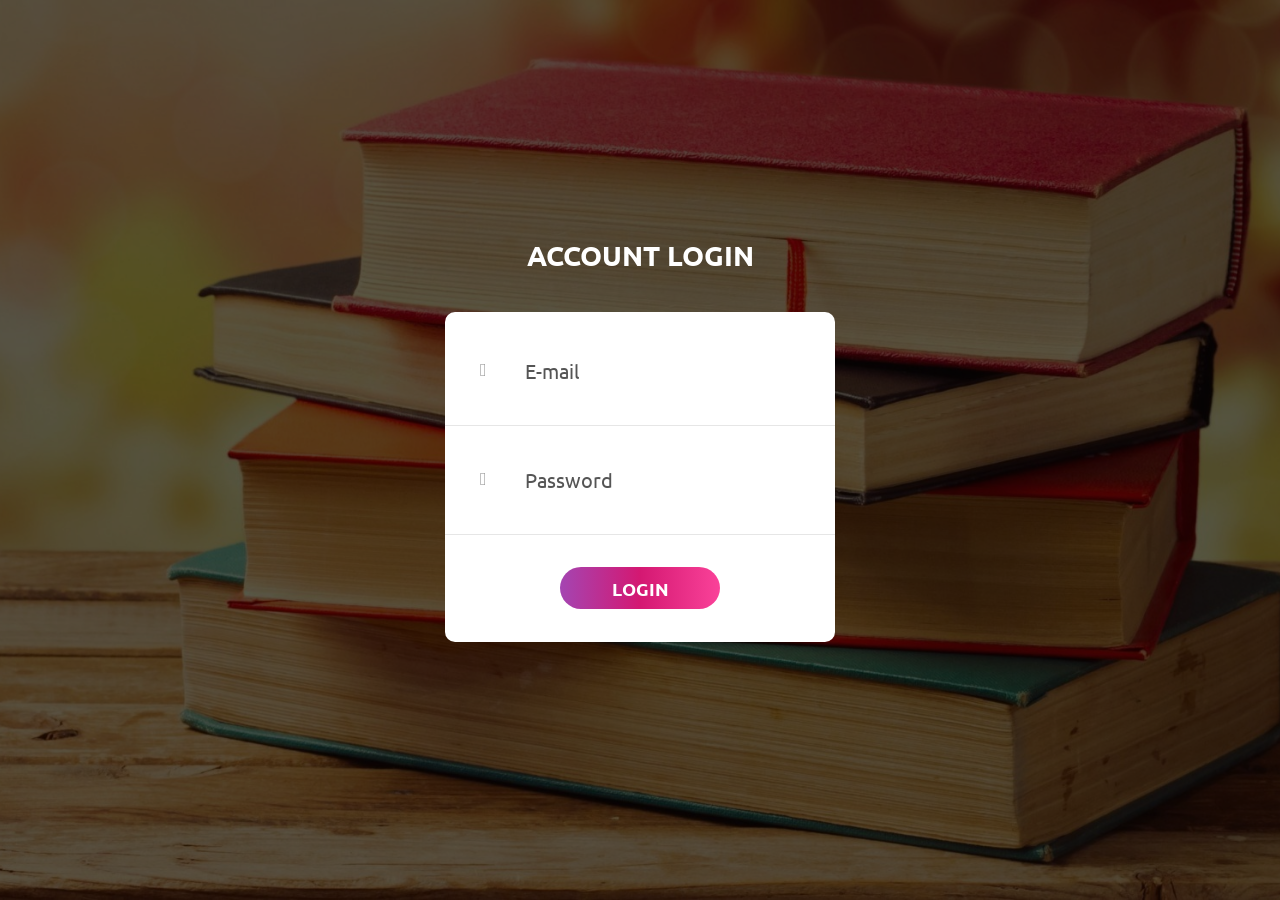
<file: Phase-3/DBMS_PROJECT/Login_v16/Login_v16/login_faculty.html>
<!DOCTYPE html>
<html lang="en">
<head>
	<title>Login V16</title>
	<meta charset="UTF-8">
	<meta name="viewport" content="width=device-width, initial-scale=1">
	<link rel="icon" type="image/png" href="images/icons/favicon.ico"/>
	<link rel="stylesheet" type="text/css" href="vendor/bootstrap/css/bootstrap.min.css">
	<link rel="stylesheet" type="text/css" href="fonts/font-awesome-4.7.0/css/font-awesome.min.css">
	<link rel="stylesheet" type="text/css" href="fonts/Linearicons-Free-v1.0.0/icon-font.min.css">
	<link rel="stylesheet" type="text/css" href="vendor/animate/animate.css">
	<link rel="stylesheet" type="text/css" href="vendor/css-hamburgers/hamburgers.min.css">
	<link rel="stylesheet" type="text/css" href="vendor/animsition/css/animsition.min.css">
	<link rel="stylesheet" type="text/css" href="vendor/select2/select2.min.css">
	<link rel="stylesheet" type="text/css" href="vendor/daterangepicker/daterangepicker.css">
	<link rel="stylesheet" type="text/css" href="css/util.css">
	<link rel="stylesheet" type="text/css" href="css/main.css">
</head>
<body>
	
	<div class="limiter">
		<div class="container-login100" style="background-image: url('images/library.jpg');">
			<div class="wrap-login100 p-t-30 p-b-50">
				<span class="login100-form-title p-b-41">
					Account Login
				</span>
				<form class="login100-form validate-form p-b-33 p-t-5" method="post" action="../../../DBMS_PROJECT/SAAL/SAAL/SAAL_faculty.php">

					<div class="wrap-input100 validate-input" data-validate = "Enter email">
						<input class="input100" type="text" name="email" placeholder="E-mail">
						<span class="focus-input100" data-placeholder="&#xe82a;"></span>
					</div>

					<div class="wrap-input100 validate-input" data-validate="Enter password">
						<input class="input100" type="password" name="password" placeholder="Password">
						<span class="focus-input100" data-placeholder="&#xe80f;"></span>
					</div>

					<div class="container-login100-form-btn m-t-32">
						<button class="login100-form-btn" type="submit" name="submit">
							Login
						</button>
				</form>
			</div>
		</div>
	</div>
	

	<div id="dropDownSelect1"></div>
	
	<script src="vendor/jquery/jquery-3.2.1.min.js"></script>
	<script src="vendor/animsition/js/animsition.min.js"></script>
	<script src="vendor/bootstrap/js/popper.js"></script>
	<script src="vendor/bootstrap/js/bootstrap.min.js"></script>
	<script src="vendor/select2/select2.min.js"></script>
	<script src="vendor/daterangepicker/moment.min.js"></script>
	<script src="vendor/daterangepicker/daterangepicker.js"></script>
	<script src="vendor/countdowntime/countdowntime.js"></script>
	<script src="js/main.js"></script>
</body>
</html>
</file>
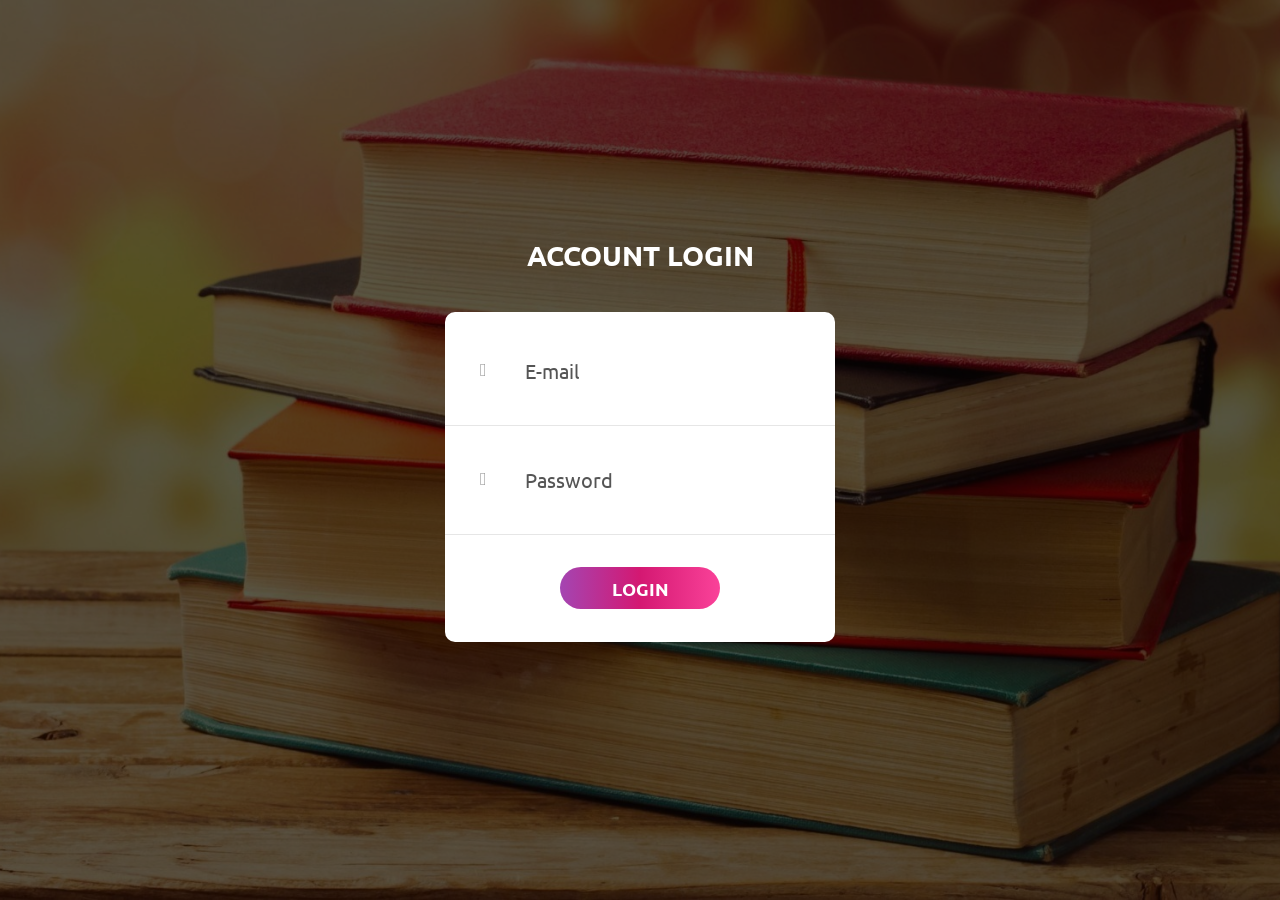
<file: Phase-3/DBMS_PROJECT/Login_v16/Login_v16/login_student.html>
<!DOCTYPE html>
<html lang="en">
<head>
	<title>Login V16</title>
	<meta charset="UTF-8">
	<meta name="viewport" content="width=device-width, initial-scale=1">
	<link rel="icon" type="image/png" href="images/icons/favicon.ico"/>
	<link rel="stylesheet" type="text/css" href="vendor/bootstrap/css/bootstrap.min.css">
	<link rel="stylesheet" type="text/css" href="fonts/font-awesome-4.7.0/css/font-awesome.min.css">
	<link rel="stylesheet" type="text/css" href="fonts/Linearicons-Free-v1.0.0/icon-font.min.css">
	<link rel="stylesheet" type="text/css" href="vendor/animate/animate.css">
	<link rel="stylesheet" type="text/css" href="vendor/css-hamburgers/hamburgers.min.css">
	<link rel="stylesheet" type="text/css" href="vendor/animsition/css/animsition.min.css">
	<link rel="stylesheet" type="text/css" href="vendor/select2/select2.min.css">
	<link rel="stylesheet" type="text/css" href="vendor/daterangepicker/daterangepicker.css">
	<link rel="stylesheet" type="text/css" href="css/util.css">
	<link rel="stylesheet" type="text/css" href="css/main.css">
</head>
<body>
	
	<div class="limiter">
		<div class="container-login100" style="background-image: url('images/library.jpg');">
			<div class="wrap-login100 p-t-30 p-b-50">
				<span class="login100-form-title p-b-41">
					Account Login
				</span>
				<form class="login100-form validate-form p-b-33 p-t-5" method="post" action="../../../DBMS_PROJECT/SAAL/SAAL/SAAL_student.php">

					<div class="wrap-input100 validate-input" data-validate = "Enter email">
						<input class="input100" type="text" name="email" placeholder="E-mail">
						<span class="focus-input100" data-placeholder="&#xe82a;"></span>
					</div>

					<div class="wrap-input100 validate-input" data-validate="Enter password">
						<input class="input100" type="password" name="password" placeholder="Password">
						<span class="focus-input100" data-placeholder="&#xe80f;"></span>
					</div>

					<div class="container-login100-form-btn m-t-32">
						<button class="login100-form-btn" type="submit" name="submit">
							Login
						</button>
				</form>
			</div>
		</div>
	</div>
	

	<div id="dropDownSelect1"></div>
	
	<script src="vendor/jquery/jquery-3.2.1.min.js"></script>
	<script src="vendor/animsition/js/animsition.min.js"></script>
	<script src="vendor/bootstrap/js/popper.js"></script>
	<script src="vendor/bootstrap/js/bootstrap.min.js"></script>
	<script src="vendor/select2/select2.min.js"></script>
	<script src="vendor/daterangepicker/moment.min.js"></script>
	<script src="vendor/daterangepicker/daterangepicker.js"></script>
	<script src="vendor/countdowntime/countdowntime.js"></script>
	<script src="js/main.js"></script>
</body>
</html>
</file>
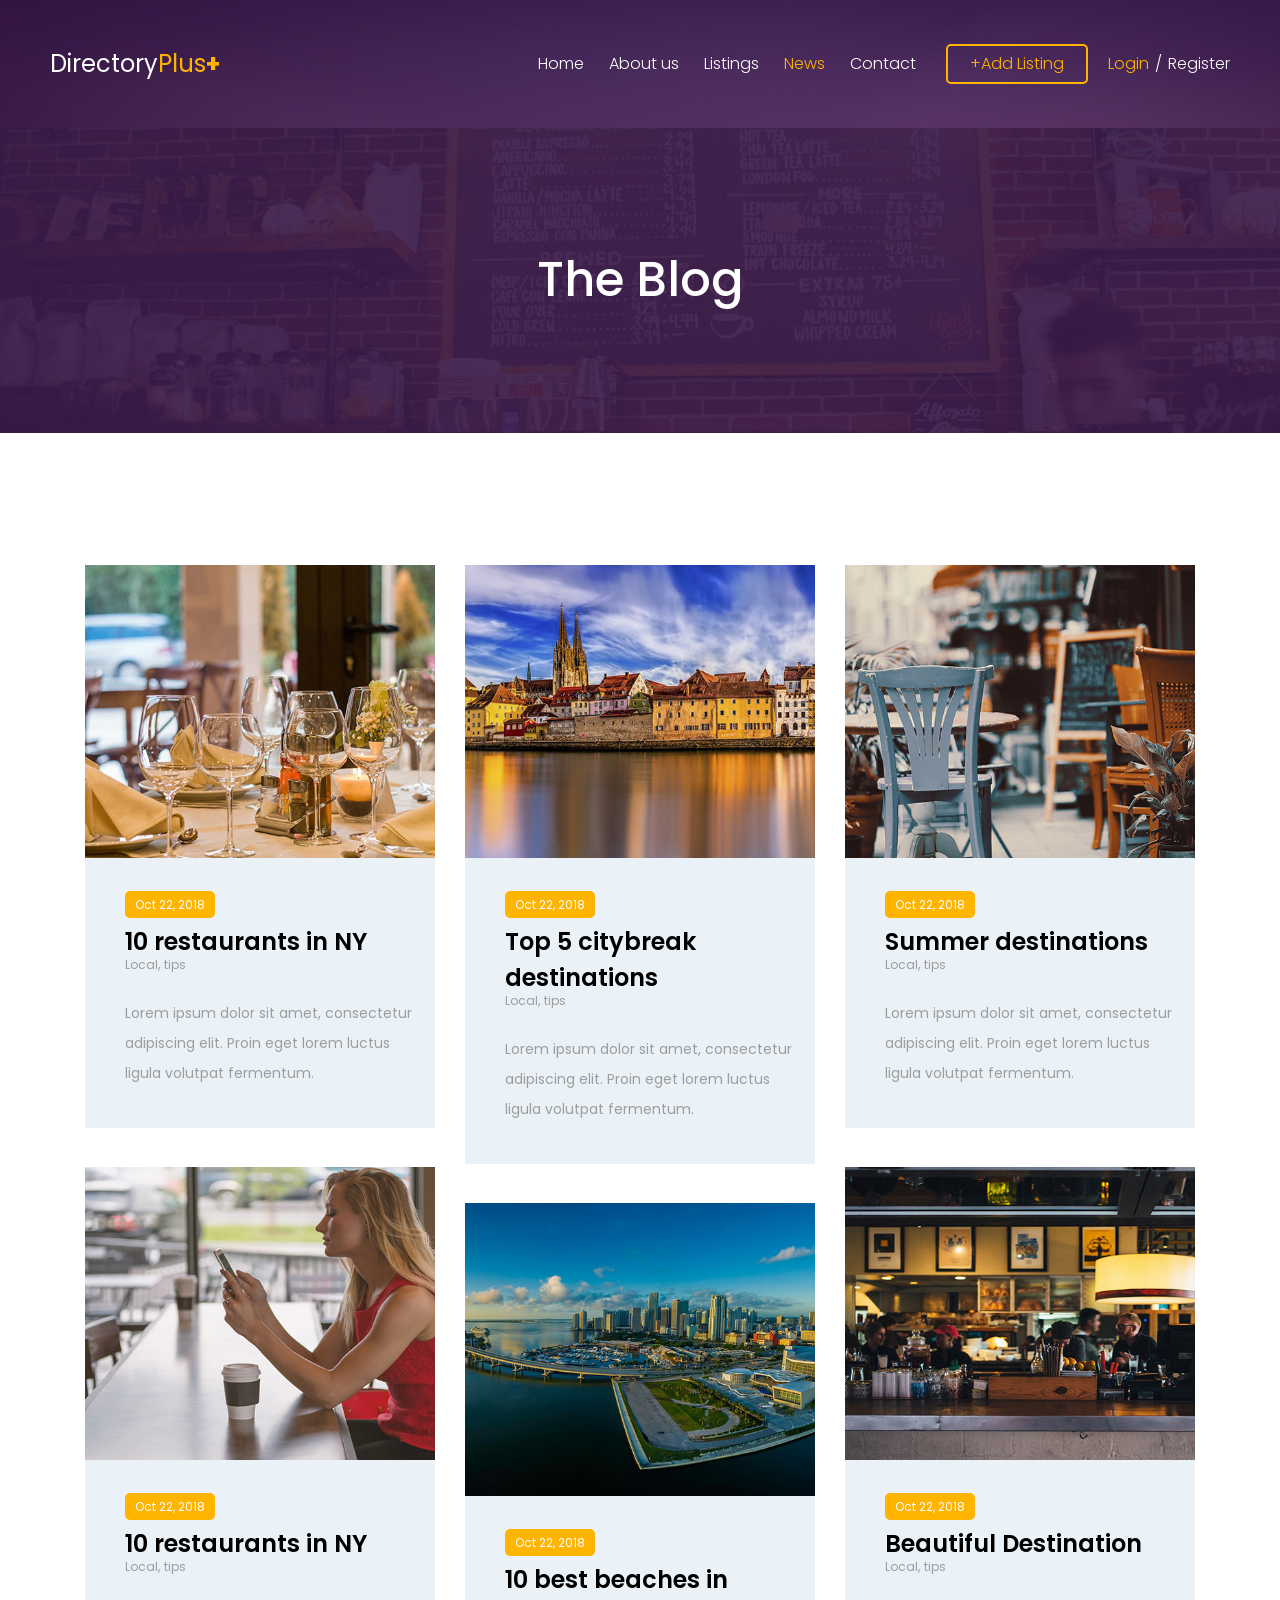
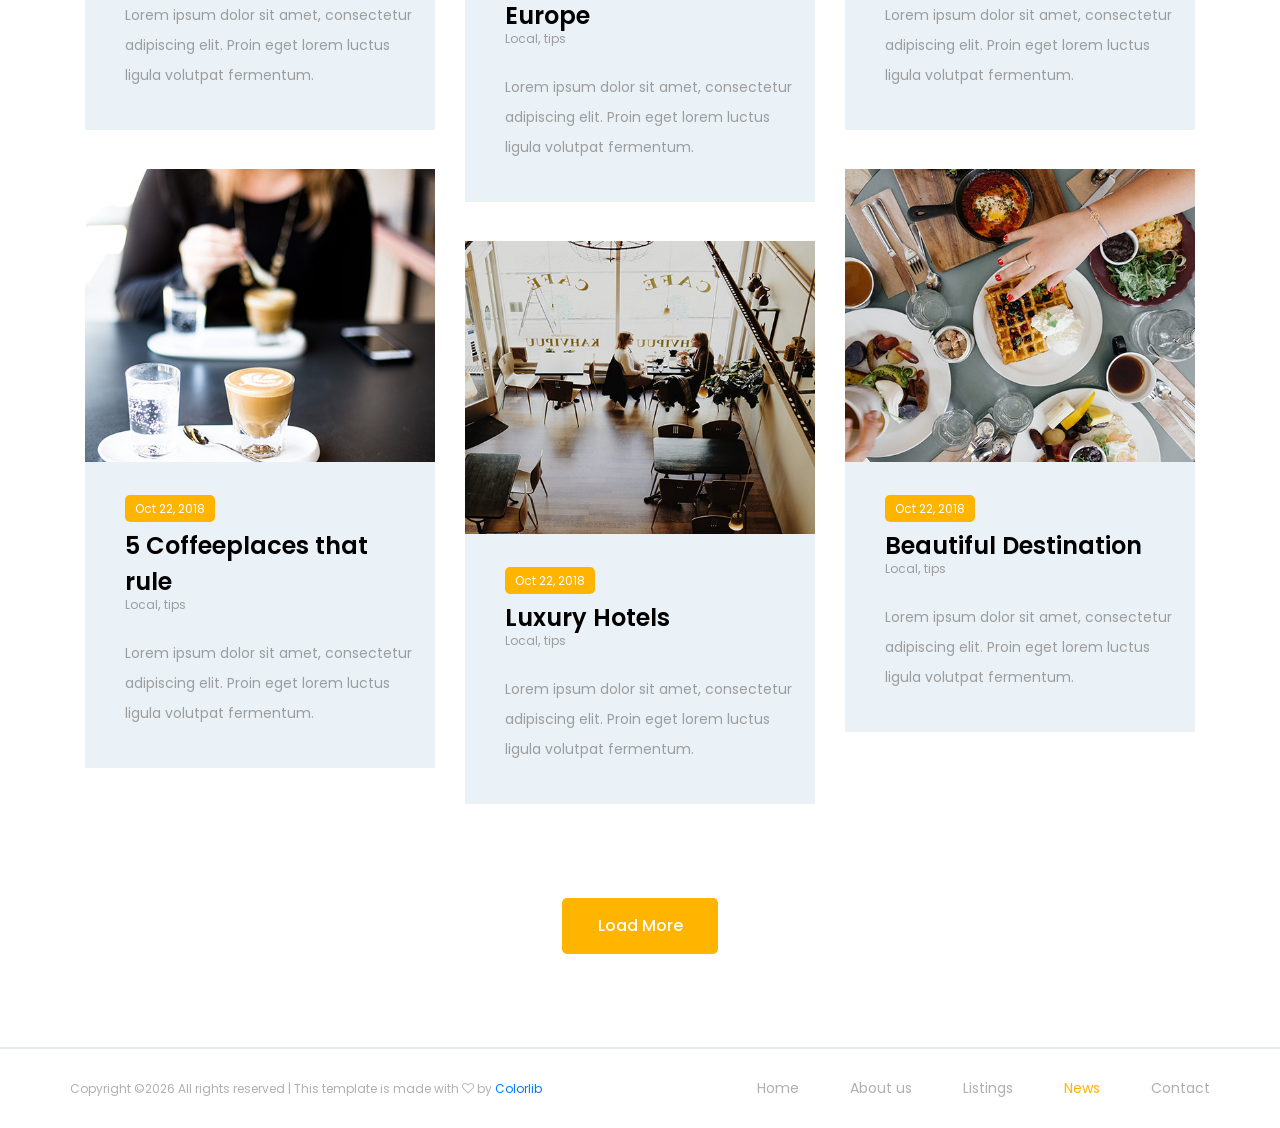
<file: Phase-3/DBMS_PROJECT/SAAL/SAAL/blog.html>
<!DOCTYPE html>
<html lang="en">
<head>
<title>News</title>
<meta charset="utf-8">
<meta http-equiv="X-UA-Compatible" content="IE=edge">
<meta name="description" content="DirectoryPlus template project">
<meta name="viewport" content="width=device-width, initial-scale=1">
<link rel="stylesheet" type="text/css" href="styles/bootstrap-4.1.2/bootstrap.min.css">
<link href="plugins/font-awesome-4.7.0/css/font-awesome.min.css" rel="stylesheet" type="text/css">
<link rel="stylesheet" type="text/css" href="styles/blog.css">
<link rel="stylesheet" type="text/css" href="styles/blog_responsive.css">
</head>
<body>

<!-- Menu -->

<div class="menu">
	<div class="menu_container text-right">
		<div class="menu_close">close</div>
		<nav class="menu_nav">
			<ul>
				<li><a href="index.html">Home</a></li>
				<li><a href="#">About us</a></li>
				<li><a href="listings.html">Listings</a></li>
				<li><a href="blog.html">News</a></li>
				<li><a href="contact.html">Contact</a></li>
			</ul>
		</nav>
		<div class="menu_link">
			<a href="#">+Add Listing</a>
		</div>
	</div>
</div>

<div class="super_container">

	<!-- Header -->

	<header class="header">
		<div class="header_background"><div class="background_image" style="background-image:url(images/header.jpg)"></div></div>
		<div class="header_overlay"></div>
		<div class="header_content d-flex flex-row align-items-center justify-content-start">
			
			<!-- Logo -->
			<div class="logo"><a href="#">Directory<span>Plus</span><span>+</span></a></div>

			<!-- Header Nav -->
			<div class="header_right d-flex flex-row align-items-center justify-content-start ml-auto">
				<nav class="main_nav">
					<ul class="d-flex flex-row align-items-center justify-content-start">
						<li><a href="index.html">Home</a></li>
						<li><a href="#">About us</a></li>
						<li><a href="listings.html">Listings</a></li>
						<li class="active"><a href="blog.html">News</a></li>
						<li><a href="contact.html">Contact</a></li>
					</ul>
				</nav>
				<div class="add_listing text-center trans_200"><a href="#">+Add Listing</a></div>
				<div class="log_reg">
					<ul class="d-flex flex-row align-items-center justify-content-start">
						<li><a href="#">Login</a></li>
						<li><a href="#">Register</a></li>
					</ul>
				</div>
				<div class="hamburger">
					<i class="fa fa-bars trans_200"></i>
				</div>
			</div>

		</div>
	</header>

	<div class="super_container_inner">
		<div class="super_overlay"></div>

		<!-- Home -->

		<div class="home">
			<div class="parallax_background parallax-window" data-parallax="scroll" data-image-src="images/blog.jpg" data-speed="0.8"></div>
			<div class="home_container">
				<div class="container">
					<div class="row">
						<div class="col">
							<div class="home_content">
								<div class="home_title">The Blog</div>
							</div>
						</div>
					</div>
				</div>
			</div>
		</div>

		<!-- Blog -->

		<div class="blog">
			<div class="container">
				<div class="row">
					<div class="col">
						<div class="blog_posts_container">
							<div class="blog_posts">
								
								<!-- Blog Post -->
								<div class="blog_post">
									<div class="blog_post_container">
										<div class="blog_post_image"><a href="#"><img src="images/blog_1.jpg" alt=""></a></div>
										<div class="blog_post_content">
											<div class="blog_post_date"><a href="#">Oct 22, 2018</a></div>
											<div class="blog_post_title"><h3><a href="#">10 restaurants in NY</a></h3></div>
											<div class="blog_post_tags">
												<ul class="d-flex flex-row align-items-start justify-content-start">
													<li><a href="#">Local</a></li>
													<li><a href="#">tips</a></li>
												</ul>
											</div>
											<div class="blog_post_text">
												<p>Lorem ipsum dolor sit amet, consectetur adipiscing elit. Proin eget lorem luctus ligula volutpat fermentum.</p>
											</div>
										</div>
									</div>
								</div>

								<!-- Blog Post -->
								<div class="blog_post">
									<div class="blog_post_container">
										<div class="blog_post_image"><a href="#"><img src="images/blog_2.jpg" alt=""></a></div>
										<div class="blog_post_content">
											<div class="blog_post_date"><a href="#">Oct 22, 2018</a></div>
											<div class="blog_post_title"><h3><a href="#">Top 5 citybreak destinations</a></h3></div>
											<div class="blog_post_tags">
												<ul class="d-flex flex-row align-items-start justify-content-start">
													<li><a href="#">Local</a></li>
													<li><a href="#">tips</a></li>
												</ul>
											</div>
											<div class="blog_post_text">
												<p>Lorem ipsum dolor sit amet, consectetur adipiscing elit. Proin eget lorem luctus ligula volutpat fermentum.</p>
											</div>
										</div>
									</div>
								</div>

								<!-- Blog Post -->
								<div class="blog_post">
									<div class="blog_post_container">
										<div class="blog_post_image"><a href="#"><img src="images/blog_3.jpg" alt=""></a></div>
										<div class="blog_post_content">
											<div class="blog_post_date"><a href="#">Oct 22, 2018</a></div>
											<div class="blog_post_title"><h3><a href="#">Summer destinations</a></h3></div>
											<div class="blog_post_tags">
												<ul class="d-flex flex-row align-items-start justify-content-start">
													<li><a href="#">Local</a></li>
													<li><a href="#">tips</a></li>
												</ul>
											</div>
											<div class="blog_post_text">
												<p>Lorem ipsum dolor sit amet, consectetur adipiscing elit. Proin eget lorem luctus ligula volutpat fermentum.</p>
											</div>
										</div>
									</div>
								</div>

								<!-- Blog Post -->
								<div class="blog_post">
									<div class="blog_post_container">
										<div class="blog_post_image"><a href="#"><img src="images/blog_4.jpg" alt=""></a></div>
										<div class="blog_post_content">
											<div class="blog_post_date"><a href="#">Oct 22, 2018</a></div>
											<div class="blog_post_title"><h3><a href="#">10 restaurants in NY</a></h3></div>
											<div class="blog_post_tags">
												<ul class="d-flex flex-row align-items-start justify-content-start">
													<li><a href="#">Local</a></li>
													<li><a href="#">tips</a></li>
												</ul>
											</div>
											<div class="blog_post_text">
												<p>Lorem ipsum dolor sit amet, consectetur adipiscing elit. Proin eget lorem luctus ligula volutpat fermentum.</p>
											</div>
										</div>
									</div>
								</div>

								<!-- Blog Post -->
								<div class="blog_post">
									<div class="blog_post_container">
										<div class="blog_post_image"><a href="#"><img src="images/blog_5.jpg" alt=""></a></div>
										<div class="blog_post_content">
											<div class="blog_post_date"><a href="#">Oct 22, 2018</a></div>
											<div class="blog_post_title"><h3><a href="#">Beautiful Destination</a></h3></div>
											<div class="blog_post_tags">
												<ul class="d-flex flex-row align-items-start justify-content-start">
													<li><a href="#">Local</a></li>
													<li><a href="#">tips</a></li>
												</ul>
											</div>
											<div class="blog_post_text">
												<p>Lorem ipsum dolor sit amet, consectetur adipiscing elit. Proin eget lorem luctus ligula volutpat fermentum.</p>
											</div>
										</div>
									</div>
								</div>

								<!-- Blog Post -->
								<div class="blog_post">
									<div class="blog_post_container">
										<div class="blog_post_image"><a href="#"><img src="images/blog_6.jpg" alt=""></a></div>
										<div class="blog_post_content">
											<div class="blog_post_date"><a href="#">Oct 22, 2018</a></div>
											<div class="blog_post_title"><h3><a href="#">10 best beaches in Europe</a></h3></div>
											<div class="blog_post_tags">
												<ul class="d-flex flex-row align-items-start justify-content-start">
													<li><a href="#">Local</a></li>
													<li><a href="#">tips</a></li>
												</ul>
											</div>
											<div class="blog_post_text">
												<p>Lorem ipsum dolor sit amet, consectetur adipiscing elit. Proin eget lorem luctus ligula volutpat fermentum.</p>
											</div>
										</div>
									</div>
								</div>

								<!-- Blog Post -->
								<div class="blog_post">
									<div class="blog_post_container">
										<div class="blog_post_image"><a href="#"><img src="images/blog_7.jpg" alt=""></a></div>
										<div class="blog_post_content">
											<div class="blog_post_date"><a href="#">Oct 22, 2018</a></div>
											<div class="blog_post_title"><h3><a href="#">5 Coffeeplaces that rule</a></h3></div>
											<div class="blog_post_tags">
												<ul class="d-flex flex-row align-items-start justify-content-start">
													<li><a href="#">Local</a></li>
													<li><a href="#">tips</a></li>
												</ul>
											</div>
											<div class="blog_post_text">
												<p>Lorem ipsum dolor sit amet, consectetur adipiscing elit. Proin eget lorem luctus ligula volutpat fermentum.</p>
											</div>
										</div>
									</div>
								</div>

								<!-- Blog Post -->
								<div class="blog_post">
									<div class="blog_post_container">
										<div class="blog_post_image"><a href="#"><img src="images/blog_8.jpg" alt=""></a></div>
										<div class="blog_post_content">
											<div class="blog_post_date"><a href="#">Oct 22, 2018</a></div>
											<div class="blog_post_title"><h3><a href="#">Beautiful Destination</a></h3></div>
											<div class="blog_post_tags">
												<ul class="d-flex flex-row align-items-start justify-content-start">
													<li><a href="#">Local</a></li>
													<li><a href="#">tips</a></li>
												</ul>
											</div>
											<div class="blog_post_text">
												<p>Lorem ipsum dolor sit amet, consectetur adipiscing elit. Proin eget lorem luctus ligula volutpat fermentum.</p>
											</div>
										</div>
									</div>
								</div>

								<!-- Blog Post -->
								<div class="blog_post">
									<div class="blog_post_container">
										<div class="blog_post_image"><a href="#"><img src="images/blog_9.jpg" alt=""></a></div>
										<div class="blog_post_content">
											<div class="blog_post_date"><a href="#">Oct 22, 2018</a></div>
											<div class="blog_post_title"><h3><a href="#">Luxury Hotels</a></h3></div>
											<div class="blog_post_tags">
												<ul class="d-flex flex-row align-items-start justify-content-start">
													<li><a href="#">Local</a></li>
													<li><a href="#">tips</a></li>
												</ul>
											</div>
											<div class="blog_post_text">
												<p>Lorem ipsum dolor sit amet, consectetur adipiscing elit. Proin eget lorem luctus ligula volutpat fermentum.</p>
											</div>
										</div>
									</div>
								</div>

							</div>
						</div>
					</div>
				</div>
				<div class="row">
					<div class="col">
						<div class="blog_posts_more">
							<div class="button load_more_button ml-auto mr-auto"><a href="#">Load More</a></div>
						</div>
					</div>
				</div>
			</div>		
		</div>

		<!-- Footer -->

		<footer class="footer container_custom">
			<div class="container">
				<div class="row">
					<div class="col">
						<div class="footer_container d-flex flex-md-row flex-column align-items-center justify-content-md-start justify-content-center">
							<div class="copyright order-md-1 order-2"><!-- Link back to Colorlib can't be removed. Template is licensed under CC BY 3.0. -->
Copyright &copy;<script>document.write(new Date().getFullYear());</script> All rights reserved | This template is made with <i class="fa fa-heart-o" aria-hidden="true"></i> by <a href="https://colorlib.com" target="_blank">Colorlib</a>
<!-- Link back to Colorlib can't be removed. Template is licensed under CC BY 3.0. -->
</div>
							<nav class="footer_nav ml-md-auto order-md-2 order-1">
								<ul class="d-flex flex-row align-items-center justify-content-start">
									<li><a href="index.html">Home</a></li>
									<li><a href="#">About us</a></li>
									<li><a href="listings.html">Listings</a></li>
									<li class="active"><a href="blog.html">News</a></li>
									<li><a href="contact.html">Contact</a></li>
								</ul>
							</nav>
						</div>
					</div>
				</div>
			</div>
		</footer>
	</div>
		
</div>

<script src="js/jquery-3.3.1.min.js"></script>
<script src="styles/bootstrap-4.1.2/popper.js"></script>
<script src="styles/bootstrap-4.1.2/bootstrap.min.js"></script>
<script src="plugins/greensock/TweenMax.min.js"></script>
<script src="plugins/greensock/TimelineMax.min.js"></script>
<script src="plugins/scrollmagic/ScrollMagic.min.js"></script>
<script src="plugins/greensock/animation.gsap.min.js"></script>
<script src="plugins/greensock/ScrollToPlugin.min.js"></script>
<script src="plugins/easing/easing.js"></script>
<script src="plugins/Isotope/isotope.pkgd.min.js"></script>
<script src="plugins/progressbar/progressbar.min.js"></script>
<script src="plugins/parallax-js-master/parallax.min.js"></script>
<script src="js/blog.js"></script>
</body>
</html>
</file>
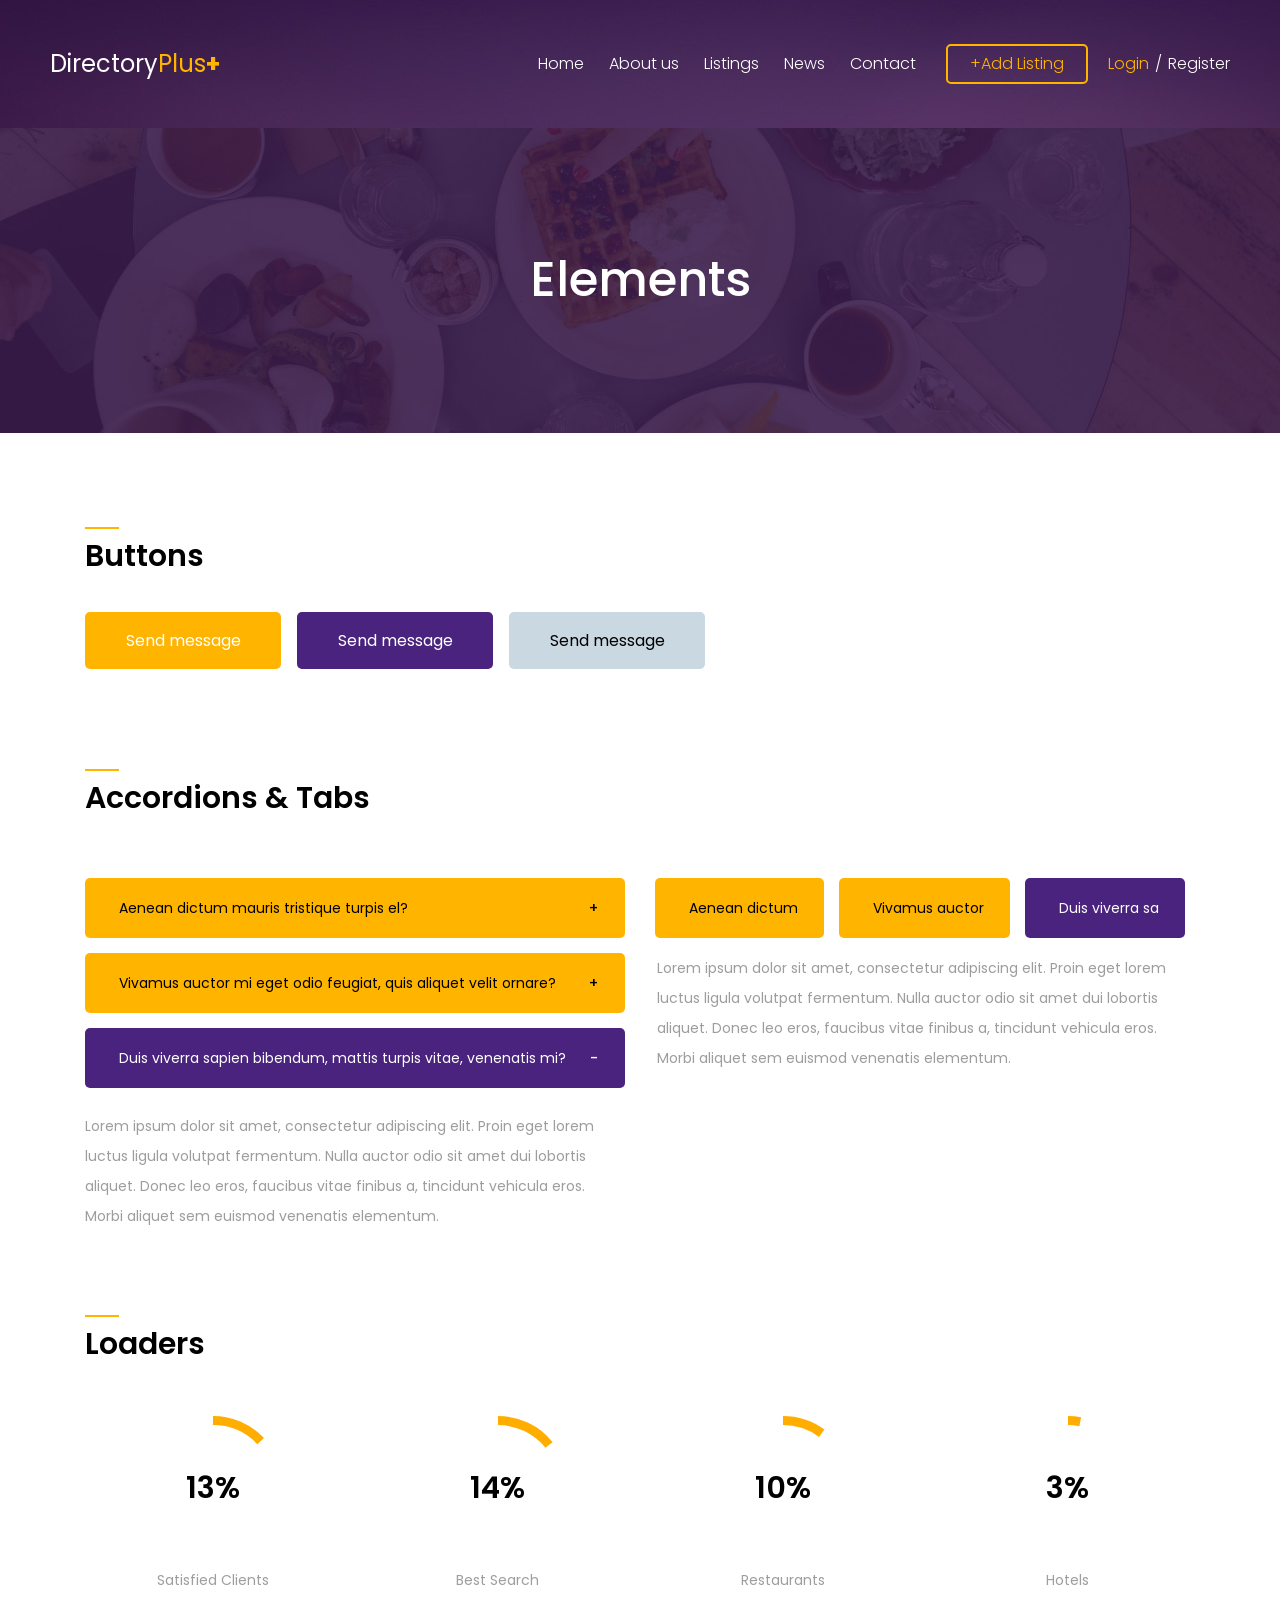
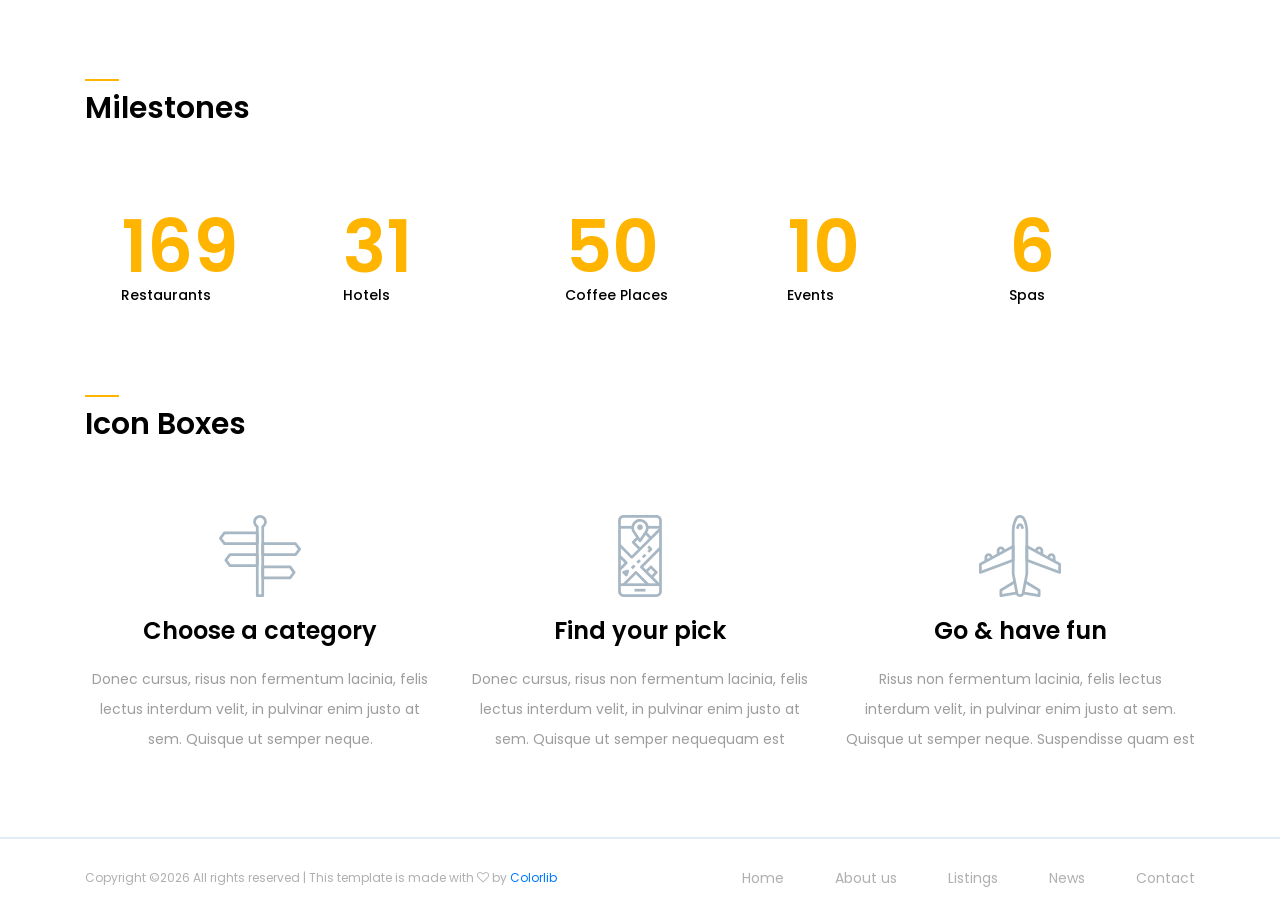
<file: Phase-3/DBMS_PROJECT/SAAL/SAAL/elements.html>
<!DOCTYPE html>
<html lang="en">
<head>
<title>Elements</title>
<meta charset="utf-8">
<meta http-equiv="X-UA-Compatible" content="IE=edge">
<meta name="description" content="DirectoryPlus template project">
<meta name="viewport" content="width=device-width, initial-scale=1">
<link rel="stylesheet" type="text/css" href="styles/bootstrap-4.1.2/bootstrap.min.css">
<link href="plugins/font-awesome-4.7.0/css/font-awesome.min.css" rel="stylesheet" type="text/css">
<link rel="stylesheet" type="text/css" href="styles/elements.css">
<link rel="stylesheet" type="text/css" href="styles/elements_responsive.css">
</head>
<body>

<!-- Menu -->

<div class="menu">
	<div class="menu_container text-right">
		<div class="menu_close">close</div>
		<nav class="menu_nav">
			<ul>
				<li><a href="index.html">Home</a></li>
				<li><a href="#">About us</a></li>
				<li><a href="listings.html">Listings</a></li>
				<li><a href="blog.html">News</a></li>
				<li><a href="contact.html">Contact</a></li>
			</ul>
		</nav>
		<div class="menu_link">
			<a href="#">+Add Listing</a>
		</div>
	</div>
</div>

<div class="super_container">

	<!-- Header -->

	<header class="header">
		<div class="header_background"><div class="background_image" style="background-image:url(images/header.jpg)"></div></div>
		<div class="header_overlay"></div>
		<div class="header_content d-flex flex-row align-items-center justify-content-start">
			
			<!-- Logo -->
			<div class="logo"><a href="#">Directory<span>Plus</span><span>+</span></a></div>

			<!-- Header Nav -->
			<div class="header_right d-flex flex-row align-items-center justify-content-start ml-auto">
				<nav class="main_nav">
					<ul class="d-flex flex-row align-items-center justify-content-start">
						<li><a href="index.html">Home</a></li>
						<li><a href="#">About us</a></li>
						<li><a href="listings.html">Listings</a></li>
						<li><a href="blog.html">News</a></li>
						<li><a href="contact.html">Contact</a></li>
					</ul>
				</nav>
				<div class="add_listing text-center trans_200"><a href="#">+Add Listing</a></div>
				<div class="log_reg">
					<ul class="d-flex flex-row align-items-center justify-content-start">
						<li><a href="#">Login</a></li>
						<li><a href="#">Register</a></li>
					</ul>
				</div>
				<div class="hamburger">
					<i class="fa fa-bars trans_200"></i>
				</div>
			</div>

		</div>
	</header>

	<div class="super_container_inner">
		<div class="super_overlay"></div>

		<!-- Home -->

		<div class="home">
			<div class="parallax_background parallax-window" data-parallax="scroll" data-image-src="images/contact.jpg" data-speed="0.8"></div>
			<div class="home_container">
				<div class="container">
					<div class="row">
						<div class="col">
							<div class="home_content">
								<div class="home_title">Elements</div>
							</div>
						</div>
					</div>
				</div>
			</div>
		</div>

		<!-- Elements -->

		<div class="elements">
			<div class="container">
				<div class="row">
					<div class="col">
						
						<!-- Buttons -->
						<div class="buttons">
							<div class="section_title"><h1>Buttons</h1></div>
							<div class="buttons_container d-flex flex-row align-items-start justify-content-start flex-wrap">
								<div class="button button_1"><a href="#">Send message</a></div>
								<div class="button button_2"><a href="#">Send message</a></div>
								<div class="button button_3"><a href="#">Send message</a></div>
							</div>
						</div>

						<!-- Accordions & Tabs -->
						<div class="acc_tabs">
							<div class="section_title"><h1>Accordions & Tabs</h1></div>
							<div class="row acc_tabs_row">
								<div class="col-lg-6">

									<!-- Accordions -->
									<div class="accordions">

										<!-- Accordion -->
										<div class="accordion_container">
											<div class="accordion d-flex flex-row align-items-center"><div>Aenean dictum mauris tristique turpis el?</div></div>
											<div class="accordion_panel">
												<div>
													<p>Lorem ipsum dolor sit amet, consectetur adipiscing elit. Proin eget lorem luctus ligula volutpat fermentum. Nulla auctor odio sit amet dui lobortis aliquet. Donec leo eros, faucibus vitae finibus a, tincidunt vehicula eros. Morbi aliquet sem euismod venenatis elementum.</p>
												</div>
											</div>
										</div>
										
										<!-- Accordion -->
										<div class="accordion_container">
											<div class="accordion d-flex flex-row align-items-center"><div>Vivamus auctor mi eget odio feugiat, quis aliquet velit ornare?</div></div>
											<div class="accordion_panel">
												<div>
													<p>Lorem ipsum dolor sit amet, consectetur adipiscing elit. Proin eget lorem luctus ligula volutpat fermentum. Nulla auctor odio sit amet dui lobortis aliquet. Donec leo eros, faucibus vitae finibus a, tincidunt vehicula eros. Morbi aliquet sem euismod venenatis elementum.</p>
												</div>
											</div>
										</div>

										<!-- Accordion -->
										<div class="accordion_container">
											<div class="accordion d-flex flex-row align-items-center active"><div>Duis viverra sapien bibendum, mattis turpis vitae, venenatis mi?</div></div>
											<div class="accordion_panel">
												<div>
													<p>Lorem ipsum dolor sit amet, consectetur adipiscing elit. Proin eget lorem luctus ligula volutpat fermentum. Nulla auctor odio sit amet dui lobortis aliquet. Donec leo eros, faucibus vitae finibus a, tincidunt vehicula eros. Morbi aliquet sem euismod venenatis elementum.</p>
												</div>
											</div>
										</div>

									</div>

								</div>

								<div class="col-lg-6">
									
									<!-- Tabs -->
									<div class="tabs">
										<div class="tabs_container">
											<div class="tabs d-flex flex-row align-items-center justify-content-start flex-wrap">
												<div class="tab">Aenean dictum</div>
												<div class="tab">Vivamus auctor</div>
												<div class="tab active">Duis viverra sa</div>
											</div>
											<div class="tab_panels">
												<div class="tab_panel">
													<div class="tab_panel_content">
														<div class="tab_text">
															<p>Lorem ipsum dolor sit amet, consectetur adipiscing elit. Proin eget lorem luctus ligula volutpat fermentum. Nulla auctor odio sit amet dui lobortis aliquet. Donec leo eros, faucibus vitae finibus a, tincidunt vehicula eros. Morbi aliquet sem euismod venenatis elementum.</p>
														</div>
													</div>
												</div>
												<div class="tab_panel">
													<div class="tab_panel_content">
														<div class="tab_text">
															<p>Lorem ipsum dolor sit amet, consectetur adipiscing elit. Proin eget lorem luctus ligula volutpat fermentum. Nulla auctor odio sit amet dui lobortis aliquet. Donec leo eros, faucibus vitae finibus a, tincidunt vehicula eros. Morbi aliquet sem euismod venenatis elementum.</p>
														</div>
													</div>
												</div>
												<div class="tab_panel active">
													<div class="tab_panel_content">
														<div class="tab_text">
															<p>Lorem ipsum dolor sit amet, consectetur adipiscing elit. Proin eget lorem luctus ligula volutpat fermentum. Nulla auctor odio sit amet dui lobortis aliquet. Donec leo eros, faucibus vitae finibus a, tincidunt vehicula eros. Morbi aliquet sem euismod venenatis elementum.</p>
														</div>
													</div>
												</div>
											</div>
										</div>
									</div>

								</div>
							</div>
						</div>

						<!-- Loaders -->
						<div class="loaders">
							<div class="section_title"><h1>Loaders</h1></div>
							<div class="row loaders_row">

								<!-- Loader -->
								<div class="col-xl-3 col-md-6 loader_col">
									<!-- Loader -->
									<div class="loader_container text-center">
										<div class="loader text-center" data-perc="0.89"></div>
										<div class="loader_content">
											<div class="loader_title">Satisfied Clients</div>
										</div>
									</div>
								</div>

								<!-- Loader -->
								<div class="col-xl-3 col-md-6 loader_col">
									<!-- Loader -->
									<div class="loader_container text-center">
										<div class="loader text-center" data-perc="1.0"></div>
										<div class="loader_content">
											<div class="loader_title">Best Search</div>
										</div>
									</div>
								</div>

								<!-- Loader -->
								<div class="col-xl-3 col-md-6 loader_col">
									<!-- Loader -->
									<div class="loader_container text-center">
										<div class="loader text-center" data-perc="0.7"></div>
										<div class="loader_content">
											<div class="loader_title">Restaurants</div>
										</div>
									</div>
								</div>

								<!-- Loader -->
								<div class="col-xl-3 col-md-6 loader_col">
									<!-- Loader -->
									<div class="loader_container text-center">
										<div class="loader text-center" data-perc="0.2"></div>
										<div class="loader_content">
											<div class="loader_title">Hotels</div>
										</div>
									</div>
								</div>

							</div>
						</div>

						<!-- Milestones -->
						<div class="milestones">
							<div class="section_title"><h1>Milestones</h1></div>
							<div class="milestones_container d-flex flex-row align-items-start justify-content-start flex-wrap">
								
								<!-- Milestone -->
								<div class="milestone d-flex flex-row align-items-start justify-content-start">
									<div class="milestone_content">
										<div class="milestone_counter" data-end-value="420">0</div>
										<div class="milestone_title">Restaurants</div>
									</div>
								</div>

								<!-- Milestone -->
								<div class="milestone d-flex flex-row align-items-start justify-content-start">
									<div class="milestone_content">
										<div class="milestone_counter" data-end-value="78">0</div>
										<div class="milestone_title">Hotels</div>
									</div>
								</div>

								<!-- Milestone -->
								<div class="milestone d-flex flex-row align-items-start justify-content-start">
									<div class="milestone_content">
										<div class="milestone_counter" data-end-value="123">0</div>
										<div class="milestone_title">Coffee Places</div>
									</div>
								</div>

								<!-- Milestone -->
								<div class="milestone d-flex flex-row align-items-start justify-content-start">
									<div class="milestone_content">
										<div class="milestone_counter" data-end-value="25">0</div>
										<div class="milestone_title">Events</div>
									</div>
								</div>

								<!-- Milestone -->
								<div class="milestone d-flex flex-row align-items-start justify-content-start">
									<div class="milestone_content">
										<div class="milestone_counter" data-end-value="16">0</div>
										<div class="milestone_title">Spas</div>
									</div>
								</div>

							</div>
						</div>

						<!-- Icon Boxes -->
						<div class="icon_boxes">
							<div class="section_title"><h1>Icon Boxes</h1></div>
							<div class="row icon_boxes_row">
								
								<!-- Icon Box -->
								<div class="col-lg-4">
									<div class="icon_box text-center">
										<div class="icon_box_icon"><img src="images/icon_6.svg" alt=""></div>
										<div class="icon_box_title">Choose a category</div>
										<div class="icon_box_text">
											<p>Donec cursus, risus non fermentum lacinia, felis lectus interdum velit, in pulvinar enim justo at sem. Quisque ut semper neque.</p>
										</div>
									</div>
								</div>

								<!-- Icon Box -->
								<div class="col-lg-4">
									<div class="icon_box text-center">
										<div class="icon_box_icon"><img src="images/icon_7.svg" alt=""></div>
										<div class="icon_box_title">Find your pick</div>
										<div class="icon_box_text">
											<p>Donec cursus, risus non fermentum lacinia, felis lectus interdum velit, in pulvinar enim justo at sem. Quisque ut semper nequequam est</p>
										</div>
									</div>
								</div>

								<!-- Icon Box -->
								<div class="col-lg-4">
									<div class="icon_box text-center">
										<div class="icon_box_icon"><img src="images/icon_8.svg" alt=""></div>
										<div class="icon_box_title">Go & have fun</div>
										<div class="icon_box_text">
											<p>Risus non fermentum lacinia, felis lectus interdum velit, in pulvinar enim justo at sem. Quisque ut semper neque. Suspendisse quam est</p>
										</div>
									</div>
								</div>

							</div>
						</div>
					</div>
				</div>
			</div>
		</div>

		<!-- Footer -->

		<footer class="footer">
			<div class="container">
				<div class="row">
					<div class="col">
						<div class="footer_container d-flex flex-md-row flex-column align-items-center justify-content-md-start justify-content-center">
							<div class="copyright order-md-1 order-2"><!-- Link back to Colorlib can't be removed. Template is licensed under CC BY 3.0. -->
Copyright &copy;<script>document.write(new Date().getFullYear());</script> All rights reserved | This template is made with <i class="fa fa-heart-o" aria-hidden="true"></i> by <a href="https://colorlib.com" target="_blank">Colorlib</a>
<!-- Link back to Colorlib can't be removed. Template is licensed under CC BY 3.0. -->
</div>
							<nav class="footer_nav ml-md-auto order-md-2 order-1">
								<ul class="d-flex flex-row align-items-center justify-content-start">
									<li><a href="index.html">Home</a></li>
									<li><a href="#">About us</a></li>
									<li><a href="listings.html">Listings</a></li>
									<li><a href="blog.html">News</a></li>
									<li><a href="contact.html">Contact</a></li>
								</ul>
							</nav>
						</div>
					</div>
				</div>
			</div>
		</footer>
	</div>
		
</div>

<script src="js/jquery-3.3.1.min.js"></script>
<script src="styles/bootstrap-4.1.2/popper.js"></script>
<script src="styles/bootstrap-4.1.2/bootstrap.min.js"></script>
<script src="plugins/greensock/TweenMax.min.js"></script>
<script src="plugins/greensock/TimelineMax.min.js"></script>
<script src="plugins/scrollmagic/ScrollMagic.min.js"></script>
<script src="plugins/greensock/animation.gsap.min.js"></script>
<script src="plugins/greensock/ScrollToPlugin.min.js"></script>
<script src="plugins/easing/easing.js"></script>
<script src="plugins/progressbar/progressbar.min.js"></script>
<script src="plugins/parallax-js-master/parallax.min.js"></script>
<script src="js/elements.js"></script>
</body>
</html>
</file>
<file: Phase-3/DBMS_PROJECT/colorlib-search-5/css/main.css>
html {
  line-height: 1.15;
  /* 1 */
  -ms-text-size-adjust: 100%;
  /* 2 */
  -webkit-text-size-adjust: 100%;
  /* 2 */
}

/* Sections
   ========================================================================== */
/**
 * Remove the margin in all browsers (opinionated).
 */
body {
  margin: 0;
}

/**
 * Add the correct display in IE 9-.
 */
article,
aside,
footer,
header,
nav,
section {
  display: block;
}

/**
 * Correct the font size and margin on `h1` elements within `section` and
 * `article` contexts in Chrome, Firefox, and Safari.
 */
h1 {
  font-size: 2em;
  margin: 0.67em 0;
}

/* Grouping content
   ========================================================================== */
/**
 * Add the correct display in IE 9-.
 * 1. Add the correct display in IE.
 */
figcaption,
figure,
main {
  /* 1 */
  display: block;
}

/**
 * Add the correct margin in IE 8.
 */
figure {
  margin: 1em 40px;
}

/**
 * 1. Add the correct box sizing in Firefox.
 * 2. Show the overflow in Edge and IE.
 */
hr {
  box-sizing: content-box;
  /* 1 */
  height: 0;
  /* 1 */
  overflow: visible;
  /* 2 */
}

/**
 * 1. Correct the inheritance and scaling of font size in all browsers.
 * 2. Correct the odd `em` font sizing in all browsers.
 */
pre {
  font-family: monospace, monospace;
  /* 1 */
  font-size: 1em;
  /* 2 */
}

/* Text-level semantics
   ========================================================================== */
/**
 * 1. Remove the gray background on active links in IE 10.
 * 2. Remove gaps in links underline in iOS 8+ and Safari 8+.
 */
a {
  background-color: transparent;
  /* 1 */
  -webkit-text-decoration-skip: objects;
  /* 2 */
}

/**
 * 1. Remove the bottom border in Chrome 57- and Firefox 39-.
 * 2. Add the correct text decoration in Chrome, Edge, IE, Opera, and Safari.
 */
abbr[title] {
  border-bottom: none;
  /* 1 */
  text-decoration: underline;
  /* 2 */
  text-decoration: underline dotted;
  /* 2 */
}

/**
 * Prevent the duplicate application of `bolder` by the next rule in Safari 6.
 */
b,
strong {
  font-weight: inherit;
}

/**
 * Add the correct font weight in Chrome, Edge, and Safari.
 */
b,
strong {
  font-weight: bolder;
}

/**
 * 1. Correct the inheritance and scaling of font size in all browsers.
 * 2. Correct the odd `em` font sizing in all browsers.
 */
code,
kbd,
samp {
  font-family: monospace, monospace;
  /* 1 */
  font-size: 1em;
  /* 2 */
}

/**
 * Add the correct font style in Android 4.3-.
 */
dfn {
  font-style: italic;
}

/**
 * Add the correct background and color in IE 9-.
 */
mark {
  background-color: #ff0;
  color: #000;
}

/**
 * Add the correct font size in all browsers.
 */
small {
  font-size: 80%;
}

/**
 * Prevent `sub` and `sup` elements from affecting the line height in
 * all browsers.
 */
sub,
sup {
  font-size: 75%;
  line-height: 0;
  position: relative;
  vertical-align: baseline;
}

sub {
  bottom: -0.25em;
}

sup {
  top: -0.5em;
}

/* Embedded content
   ========================================================================== */
/**
 * Add the correct display in IE 9-.
 */
audio,
video {
  display: inline-block;
}

/**
 * Add the correct display in iOS 4-7.
 */
audio:not([controls]) {
  display: none;
  height: 0;
}

/**
 * Remove the border on images inside links in IE 10-.
 */
img {
  border-style: none;
}

/**
 * Hide the overflow in IE.
 */
svg:not(:root) {
  overflow: hidden;
}

/* Forms
   ========================================================================== */
/**
 * 1. Change the font styles in all browsers (opinionated).
 * 2. Remove the margin in Firefox and Safari.
 */
button,
input,
optgroup,
select,
textarea {
  font-family: sans-serif;
  /* 1 */
  font-size: 100%;
  /* 1 */
  line-height: 1.15;
  /* 1 */
  margin: 0;
  /* 2 */
}

/**
 * Show the overflow in IE.
 * 1. Show the overflow in Edge.
 */
button,
input {
  /* 1 */
  overflow: visible;
}

/**
 * Remove the inheritance of text transform in Edge, Firefox, and IE.
 * 1. Remove the inheritance of text transform in Firefox.
 */
button,
select {
  /* 1 */
  text-transform: none;
}

/**
 * 1. Prevent a WebKit bug where (2) destroys native `audio` and `video`
 *    controls in Android 4.
 * 2. Correct the inability to style clickable types in iOS and Safari.
 */
button,
html [type="button"],
[type="reset"],
[type="submit"] {
  -webkit-appearance: button;
  /* 2 */
}

/**
 * Remove the inner border and padding in Firefox.
 */
button::-moz-focus-inner,
[type="button"]::-moz-focus-inner,
[type="reset"]::-moz-focus-inner,
[type="submit"]::-moz-focus-inner {
  border-style: none;
  padding: 0;
}

/**
 * Restore the focus styles unset by the previous rule.
 */
button:-moz-focusring,
[type="button"]:-moz-focusring,
[type="reset"]:-moz-focusring,
[type="submit"]:-moz-focusring {
  outline: 1px dotted ButtonText;
}

/**
 * Correct the padding in Firefox.
 */
fieldset {
  padding: 0.35em 0.75em 0.625em;
}

/**
 * 1. Correct the text wrapping in Edge and IE.
 * 2. Correct the color inheritance from `fieldset` elements in IE.
 * 3. Remove the padding so developers are not caught out when they zero out
 *    `fieldset` elements in all browsers.
 */
legend {
  box-sizing: border-box;
  /* 1 */
  color: inherit;
  /* 2 */
  display: table;
  /* 1 */
  max-width: 100%;
  /* 1 */
  padding: 0;
  /* 3 */
  white-space: normal;
  /* 1 */
}

/**
 * 1. Add the correct display in IE 9-.
 * 2. Add the correct vertical alignment in Chrome, Firefox, and Opera.
 */
progress {
  display: inline-block;
  /* 1 */
  vertical-align: baseline;
  /* 2 */
}

/**
 * Remove the default vertical scrollbar in IE.
 */
textarea {
  overflow: auto;
}

/**
 * 1. Add the correct box sizing in IE 10-.
 * 2. Remove the padding in IE 10-.
 */
[type="checkbox"],
[type="radio"] {
  box-sizing: border-box;
  /* 1 */
  padding: 0;
  /* 2 */
}

/**
 * Correct the cursor style of increment and decrement buttons in Chrome.
 */
[type="number"]::-webkit-inner-spin-button,
[type="number"]::-webkit-outer-spin-button {
  height: auto;
}

/**
 * 1. Correct the odd appearance in Chrome and Safari.
 * 2. Correct the outline style in Safari.
 */
[type="search"] {
  -webkit-appearance: textfield;
  /* 1 */
  outline-offset: -2px;
  /* 2 */
}

/**
 * Remove the inner padding and cancel buttons in Chrome and Safari on macOS.
 */
[type="search"]::-webkit-search-cancel-button,
[type="search"]::-webkit-search-decoration {
  -webkit-appearance: none;
}

/**
 * 1. Correct the inability to style clickable types in iOS and Safari.
 * 2. Change font properties to `inherit` in Safari.
 */
::-webkit-file-upload-button {
  -webkit-appearance: button;
  /* 1 */
  font: inherit;
  /* 2 */
}

/* Interactive
   ========================================================================== */
/*
 * Add the correct display in IE 9-.
 * 1. Add the correct display in Edge, IE, and Firefox.
 */
details,
menu {
  display: block;
}

/*
 * Add the correct display in all browsers.
 */
summary {
  display: list-item;
}

/* Scripting
   ========================================================================== */
/**
 * Add the correct display in IE 9-.
 */
canvas {
  display: inline-block;
}

/**
 * Add the correct display in IE.
 */
template {
  display: none;
}

/* Hidden
   ========================================================================== */
/**
 * Add the correct display in IE 10-.
 */
[hidden] {
  display: none;
}

html {
  height: 100%;
}

fieldset {
  margin: 0;
  padding: 0;
  -webkit-margin-start: 0;
  -webkit-margin-end: 0;
  -webkit-padding-before: 0;
  -webkit-padding-start: 0;
  -webkit-padding-end: 0;
  -webkit-padding-after: 0;
  border: 0;
}

legend {
  margin: 0;
  padding: 0;
  display: block;
  -webkit-padding-start: 0;
  -webkit-padding-end: 0;
}

/*===============================
=            Choices            =
===============================*/
.choices {
  position: relative;
  margin-bottom: 24px;
  font-size: 16px;
}

.choices:focus {
  outline: none;
}

.choices:last-child {
  margin-bottom: 0;
}

.choices.is-disabled .choices__inner, .choices.is-disabled .choices__input {
  background-color: #EAEAEA;
  cursor: not-allowed;
  -webkit-user-select: none;
     -moz-user-select: none;
      -ms-user-select: none;
          user-select: none;
}

.choices.is-disabled .choices__item {
  cursor: not-allowed;
}

.choices[data-type*="select-one"] {
  cursor: pointer;
}

.choices[data-type*="select-one"] .choices__inner {
  padding-bottom: 7.5px;
}

.choices[data-type*="select-one"] .choices__input {
  display: block;
  width: 100%;
  padding: 10px;
  border-bottom: 1px solid #DDDDDD;
  background-color: #FFFFFF;
  margin: 0;
}

.choices[data-type*="select-one"] .choices__button {
  background-image: url("../../icons/cross-inverse.svg");
  padding: 0;
  background-size: 8px;
  height: 100%;
  position: absolute;
  top: 50%;
  right: 0;
  margin-top: -10px;
  margin-right: 25px;
  height: 20px;
  width: 20px;
  border-radius: 10em;
  opacity: .5;
}

.choices[data-type*="select-one"] .choices__button:hover, .choices[data-type*="select-one"] .choices__button:focus {
  opacity: 1;
}

.choices[data-type*="select-one"] .choices__button:focus {
  box-shadow: 0px 0px 0px 2px #00BCD4;
}

.choices[data-type*="select-one"]:after {
  content: "";
  height: 0;
  width: 0;
  border-style: solid;
  border-color: #333333 transparent transparent transparent;
  border-width: 5px;
  position: absolute;
  right: 11.5px;
  top: 50%;
  margin-top: -2.5px;
  pointer-events: none;
}

.choices[data-type*="select-one"].is-open:after {
  border-color: transparent transparent #333333 transparent;
  margin-top: -7.5px;
}

.choices[data-type*="select-one"][dir="rtl"]:after {
  left: 11.5px;
  right: auto;
}

.choices[data-type*="select-one"][dir="rtl"] .choices__button {
  right: auto;
  left: 0;
  margin-left: 25px;
  margin-right: 0;
}

.choices[data-type*="select-multiple"] .choices__inner, .choices[data-type*="text"] .choices__inner {
  cursor: text;
}

.choices[data-type*="select-multiple"] .choices__button, .choices[data-type*="text"] .choices__button {
  position: relative;
  display: inline-block;
  margin-top: 0;
  margin-right: -4px;
  margin-bottom: 0;
  margin-left: 8px;
  padding-left: 16px;
  border-left: 1px solid #008fa1;
  background-image: url("../../icons/cross.svg");
  background-size: 8px;
  width: 8px;
  line-height: 1;
  opacity: .75;
}

.choices[data-type*="select-multiple"] .choices__button:hover, .choices[data-type*="select-multiple"] .choices__button:focus, .choices[data-type*="text"] .choices__button:hover, .choices[data-type*="text"] .choices__button:focus {
  opacity: 1;
}

.choices__inner {
  display: inline-block;
  vertical-align: top;
  width: 100%;
  background-color: #f9f9f9;
  padding: 7.5px 7.5px 3.75px;
  border: 1px solid #DDDDDD;
  border-radius: 2.5px;
  font-size: 14px;
  min-height: 44px;
  overflow: hidden;
}

.is-focused .choices__inner, .is-open .choices__inner {
  border-color: #b7b7b7;
}

.is-open .choices__inner {
  border-radius: 2.5px 2.5px 0 0;
}

.is-flipped.is-open .choices__inner {
  border-radius: 0 0 2.5px 2.5px;
}

.choices__list {
  margin: 0;
  padding-left: 0;
  list-style: none;
}

.choices__list--single {
  display: inline-block;
  padding: 4px 16px 4px 4px;
  width: 100%;
}

[dir="rtl"] .choices__list--single {
  padding-right: 4px;
  padding-left: 16px;
}

.choices__list--single .choices__item {
  width: 100%;
}

.choices__list--multiple {
  display: inline;
}

.choices__list--multiple .choices__item {
  display: inline-block;
  vertical-align: middle;
  border-radius: 20px;
  padding: 4px 10px;
  font-size: 12px;
  font-weight: 500;
  margin-right: 3.75px;
  margin-bottom: 3.75px;
  background-color: #00BCD4;
  border: 1px solid #00a5bb;
  color: #FFFFFF;
  word-break: break-all;
}

.choices__list--multiple .choices__item[data-deletable] {
  padding-right: 5px;
}

[dir="rtl"] .choices__list--multiple .choices__item {
  margin-right: 0;
  margin-left: 3.75px;
}

.choices__list--multiple .choices__item.is-highlighted {
  background-color: #00a5bb;
  border: 1px solid #008fa1;
}

.is-disabled .choices__list--multiple .choices__item {
  background-color: #aaaaaa;
  border: 1px solid #919191;
}

.choices__list--dropdown {
  display: none;
  z-index: 1;
  position: absolute;
  width: 100%;
  background-color: #FFFFFF;
  border: 1px solid #DDDDDD;
  top: 100%;
  margin-top: -1px;
  border-bottom-left-radius: 2.5px;
  border-bottom-right-radius: 2.5px;
  overflow: hidden;
  word-break: break-all;
}

.choices__list--dropdown.is-active {
  display: block;
}

.is-open .choices__list--dropdown {
  border-color: #b7b7b7;
}

.is-flipped .choices__list--dropdown {
  top: auto;
  bottom: 100%;
  margin-top: 0;
  margin-bottom: -1px;
  border-radius: .25rem .25rem 0 0;
}

.choices__list--dropdown .choices__list {
  position: relative;
  max-height: 300px;
  overflow: auto;
  -webkit-overflow-scrolling: touch;
  will-change: scroll-position;
}

.choices__list--dropdown .choices__item {
  position: relative;
  padding: 10px;
  font-size: 14px;
}

[dir="rtl"] .choices__list--dropdown .choices__item {
  text-align: right;
}

@media (min-width: 640px) {
  .choices__list--dropdown .choices__item--selectable {
    padding-right: 100px;
  }
  .choices__list--dropdown .choices__item--selectable:after {
    content: attr(data-select-text);
    font-size: 12px;
    opacity: 0;
    position: absolute;
    right: 10px;
    top: 50%;
    transform: translateY(-50%);
  }
  [dir="rtl"] .choices__list--dropdown .choices__item--selectable {
    text-align: right;
    padding-left: 100px;
    padding-right: 10px;
  }
  [dir="rtl"] .choices__list--dropdown .choices__item--selectable:after {
    right: auto;
    left: 10px;
  }
}

.choices__list--dropdown .choices__item--selectable.is-highlighted {
  background-color: #f2f2f2;
}

.choices__list--dropdown .choices__item--selectable.is-highlighted:after {
  opacity: .5;
}

.choices__item {
  cursor: default;
}

.choices__item--selectable {
  cursor: pointer;
}

.choices__item--disabled {
  cursor: not-allowed;
  -webkit-user-select: none;
     -moz-user-select: none;
      -ms-user-select: none;
          user-select: none;
  opacity: .5;
}

.choices__heading {
  font-weight: 600;
  font-size: 12px;
  padding: 10px;
  border-bottom: 1px solid #f7f7f7;
  color: gray;
}

.choices__button {
  text-indent: -9999px;
  -webkit-appearance: none;
  -moz-appearance: none;
       appearance: none;
  border: 0;
  background-color: transparent;
  background-repeat: no-repeat;
  background-position: center;
  cursor: pointer;
}

.choices__button:focus {
  outline: none;
}

.choices__input {
  display: inline-block;
  vertical-align: baseline;
  background-color: #f9f9f9;
  font-size: 14px;
  margin-bottom: 5px;
  border: 0;
  border-radius: 0;
  max-width: 100%;
  padding: 4px 0 4px 2px;
}

.choices__input:focus {
  outline: 0;
}

[dir="rtl"] .choices__input {
  padding-right: 2px;
  padding-left: 0;
}

.choices__placeholder {
  opacity: .5;
}

/*=====  End of Choices  ======*/
* {
  box-sizing: border-box;
}

.s005 {
  min-height: 100vh;
  display: -ms-flexbox;
  display: flex;
  -ms-flex-pack: center;
      justify-content: center;
  -ms-flex-align: center;
      align-items: center;
  font-family: 'Poppins', sans-serif;
  background: url("../images/Searchs_005.png");
  background-size: cover;
  background-position: center center;
  padding: 15px;
}

.s005 form {
  width: 100%;
  max-width: 790px;
}

.s005 form legend {
  font-size: 36px;
  color: #fff;
  font-weight: 800;
  text-align: center;
  margin-bottom: 50px;
}

.s005 form .inner-form {
  width: 100%;
  margin-bottom: 17px;
}

.s005 form .inner-form .input-field {
  width: 100%;
  position: relative;
}

.s005 form .inner-form .input-field .choices {
  margin-bottom: 0;
}

.s005 form .inner-form .input-field .choices .choices__inner {
  min-height: 70px;
  width: 100%;
  border: 0;
  background: #000;
  display: block;
  width: 100%;
  padding: 10px 70px 6.25px 32px;
  font-size: 18px;
  color: #fff;
  border-radius: 0;
  display: -ms-flexbox;
  display: flex;
  -ms-flex-wrap: wrap;
      flex-wrap: wrap;
  -ms-flex-align: center;
      align-items: center;
}

.s005 form .inner-form .input-field .choices .choices__inner .choices__list .choices__item {
  background: rgba(17, 17, 17, 0.2);
  color: #fff;
  line-height: 33px;
  border: 1px solid rgba(255, 255, 255, 0.2);
  padding: 0 20px;
  font-size: 16px;
  border-radius: 0;
}

.s005 form .inner-form .input-field .choices .choices__inner .choices__list .choices__item .choices__button {
  border-left: 0;
  color: #b2b2b2;
  background: url("data:image/svg+xml,%3Csvg xmlns='http://www.w3.org/2000/svg' width='24' fill='white' height='24' viewBox='0 0 24 24'%3E%3Cpath d='M19 6.41L17.59 5 12 10.59 6.41 5 5 6.41 10.59 12 5 17.59 6.41 19 12 13.41 17.59 19 19 17.59 13.41 12z'/%3E%3C/svg%3E");
  background-size: 14px auto;
  background-repeat: no-repeat;
  background-position: center center;
  padding-left: 0;
  opacity: .3;
  transition: all .2s ease-out, color .2s ease-out;
}

.s005 form .inner-form .input-field .choices .choices__inner .choices__list .choices__item .choices__button:hover {
  opacity: 1;
}

.s005 form .inner-form .input-field .choices .choices__inner .choices__input {
  font-size: 16px;
  color: #fff;
  background-color: transparent;
}

.s005 form .inner-form .input-field .choices .choices__list--dropdown {
  background: transparent;
  font-size: 16px;
  color: #fff;
  border: 0;
  padding: 0 32px;
}

.s005 form .inner-form .input-field .choices .choices__list--dropdown .choices__item {
  font-size: 13px;
  height: 25px;
  line-height: 1.3;
  padding: 0;
  padding-top: 5px;
  opacity: .7;
}

.s005 form .inner-form .input-field .btn-search {
  width: 70px;
  display: -ms-flexbox;
  display: flex;
  -ms-flex-align: center;
      align-items: center;
  position: absolute;
  right: 0;
  top: 0;
  height: 100%;
  background: transparent;
  border: 0;
  padding: 0;
  cursor: pointer;
  display: flex;
  -ms-flex-pack: center;
      justify-content: center;
  align-items: center;
}

.s005 form .inner-form .input-field .btn-search svg {
  fill: #ccc;
  width: 40px;
  height: 40px;
  transition: all .2s ease-out, color .2s ease-out;
}

.s005 form .inner-form .input-field .btn-search:hover, .s005 form .inner-form .input-field .btn-search:focus {
  outline: 0;
  box-shadow: none;
}

.s005 form .inner-form .input-field .btn-search:hover svg, .s005 form .inner-form .input-field .btn-search:focus svg {
  fill: #fff;
}

.s005 form .suggestion-wrap {
  padding: 0;
}

.s005 form .suggestion-wrap span {
  font-size: 14px;
  font-family: 'Helvetica', sans-serif;
  display: inline-block;
  padding: 0;
  line-height: 32px;
  color: #fff;
  border-radius: 16px;
  margin-right: 35px;
  margin-bottom: 10px;
}
</file>
<file: Phase-3/DBMS_PROJECT/SAAL/SAAL/styles/main_styles.css>
@charset "utf-8";
/* CSS Document */

/******************************

[Table of Contents]

1. Fonts
2. Body and some general stuff
3. Header
4. Menu
5. Home
6. Categories
7. Locations
8. Food
9. How it works
10. CTA
11. CTA 2
12. Clients
13. Footer


******************************/

/***********
1. Fonts
***********/

@import url('https://fonts.googleapis.com/css?family=Poppins:300,400,500,600,700,800,900');

/*********************************
2. Body and some general stuff
*********************************/

*
{
	margin: 0;
	padding: 0;
	-webkit-font-smoothing: antialiased;
	-webkit-text-shadow: rgba(0,0,0,.01) 0 0 1px;
	text-shadow: rgba(0,0,0,.01) 0 0 1px;
}
body
{
	font-family: 'Poppins', sans-serif;
	font-size: 14px;
	font-weight: 400;
	background: #FFFFFF;
	color: #a5a5a5;
}
div
{
	display: block;
	position: relative;
	-webkit-box-sizing: border-box;
    -moz-box-sizing: border-box;
    box-sizing: border-box;
}
ul
{
	list-style: none;
	margin-bottom: 0px;
}
p
{
	font-family: 'Poppins', sans-serif;
	font-size: 14px;
	line-height: 2.145;
	font-weight: 400;
	color: #a9a9a9;
	-webkit-font-smoothing: antialiased;
	-webkit-text-shadow: rgba(0,0,0,.01) 0 0 1px;
	text-shadow: rgba(0,0,0,.01) 0 0 1px;
}
p a
{
	display: inline;
	position: relative;
	color: inherit;
	border-bottom: solid 1px #ffa07f;
	-webkit-transition: all 200ms ease;
	-moz-transition: all 200ms ease;
	-ms-transition: all 200ms ease;
	-o-transition: all 200ms ease;
	transition: all 200ms ease;
}
p:last-of-type
{
	margin-bottom: 0;
}
a
{
	-webkit-transition: all 200ms ease;
	-moz-transition: all 200ms ease;
	-ms-transition: all 200ms ease;
	-o-transition: all 200ms ease;
	transition: all 200ms ease;
}
a, a:hover, a:visited, a:active, a:link
{
	text-decoration: none;
	-webkit-font-smoothing: antialiased;
	-webkit-text-shadow: rgba(0,0,0,.01) 0 0 1px;
	text-shadow: rgba(0,0,0,.01) 0 0 1px;
}
a:hover
{
	color: #ffb400 !important;
}
p a:active
{
	position: relative;
	color: #FF6347;
}
p a:hover
{
	color: #FFFFFF;
	background: #ffa07f;
}
p a:hover::after
{
	opacity: 0.2;
}
::selection
{
	background: rgba(255,165,75,0.85);
	color: #FFFFFF;
}
p::selection
{
	
}
h1{font-size: 48px;}
h2{font-size: 36px;}
h3{font-size: 24px;}
h4{font-size: 18px;}
h5{font-size: 14px;}
h1, h2, h3, h4, h5, h6
{
	font-family: 'Poppins', sans-serif;
	-webkit-font-smoothing: antialiased;
	-webkit-text-shadow: rgba(0,0,0,.01) 0 0 1px;
	text-shadow: rgba(0,0,0,.01) 0 0 1px;
	font-weight: 600;
	line-height: 1.2;
	color: #000000;
}
h1::selection, 
h2::selection, 
h3::selection, 
h4::selection, 
h5::selection, 
h6::selection
{
	
}
img
{
	max-width: 100%;
}
button:active
{
	outline: none;
}
.form-control
{
	color: #db5246;
}
section
{
	display: block;
	position: relative;
	box-sizing: border-box;
}
.clear
{
	clear: both;
}
.clearfix::before, .clearfix::after
{
	content: "";
	display: table;
}
.clearfix::after
{
	clear: both;
}
.clearfix
{
	zoom: 1;
}
.float_left
{
	float: left;
}
.float_right
{
	float: right;
}
.trans_200
{
	-webkit-transition: all 200ms ease;
	-moz-transition: all 200ms ease;
	-ms-transition: all 200ms ease;
	-o-transition: all 200ms ease;
	transition: all 200ms ease;
}
.trans_300
{
	-webkit-transition: all 300ms ease;
	-moz-transition: all 300ms ease;
	-ms-transition: all 300ms ease;
	-o-transition: all 300ms ease;
	transition: all 300ms ease;
}
.trans_400
{
	-webkit-transition: all 400ms ease;
	-moz-transition: all 400ms ease;
	-ms-transition: all 400ms ease;
	-o-transition: all 400ms ease;
	transition: all 400ms ease;
}
.trans_500
{
	-webkit-transition: all 500ms ease;
	-moz-transition: all 500ms ease;
	-ms-transition: all 500ms ease;
	-o-transition: all 500ms ease;
	transition: all 500ms ease;
}
.fill_height
{
	height: 100%;
}
.super_container
{
	width: 100%;
	overflow: hidden;
}
.super_container_inner
{
	-webkit-transition: all 400ms ease;
	-moz-transition: all 400ms ease;
	-ms-transition: all 400ms ease;
	-o-transition: all 400ms ease;
	transition: all 400ms ease;
}
.super_container_inner.active
{
	-webkit-transform: translateX(-350px);
	-moz-transform: translateX(-350px);
	-ms-transform: translateX(-350px);
	-o-transform: translateX(-350px);
	transform: translateX(-350px);
}
.super_overlay
{
	position: fixed;
	top: 0;
	left: 0;
	width: 100vw;
	height: 100%;
	background: rgba(255,255,255,0.85);
	z-index: 1001;
	visibility: hidden;
	opacity: 0;
	-webkit-transition: all 400ms ease;
	-moz-transition: all 400ms ease;
	-ms-transition: all 400ms ease;
	-o-transition: all 400ms ease;
	transition: all 400ms ease;
}
.super_container_inner.active .super_overlay
{
	visibility: visible;
	opacity: 1;
	pointer-events: auto;
}
.prlx_parent
{
	overflow: hidden;
}
.prlx
{
	height: 130% !important;
}
.parallax-window
{
    min-height: 400px;
    background: transparent;
}
.parallax_background
{
	position: absolute;
	top: 0;
	left: 0;
	width: 100%;
	height: 100%;
}
.background_image
{
	position: absolute;
	top: 0;
	left: 0;
	width: 100%;
	height: 100%;
	background-repeat: no-repeat;
	background-size: cover;
	background-position: center center;
}
.nopadding
{
	padding: 0px !important;
}
.owl-carousel,
.owl-carousel .owl-stage-outer,
.owl-carousel .owl-stage,
.owl-carousel .owl-item
{
	height: 100%;
}
.slide
{
	height: 100%;
}
.section_title
{
	padding-top: 14px;
}
.section_title h1
{
	font-size: 30px;
}
.section_title h1 span
{
	color: #ffb400;
}
.section_title::after
{
	display: block;
	position: absolute;
	top: 0;
	left: 50%;
	-webkit-transform: translateX(-50%);
	-moz-transform: translateX(-50%);
	-ms-transform: translateX(-50%);
	-o-transform: translateX(-50%);
	transform: translateX(-50%);
	width: 34px;
	height: 2px;
	background: #ffb400;
	content: '';
}
.container_custom .container
{
	max-width: 1600px;
}
.button
{
	width: 196px;
	height: 57px;
	background: #ffb400;
	border-radius: 5px;
	-webkit-transition: all 200ms ease;
	-moz-transition: all 200ms ease;
	-ms-transition: all 200ms ease;
	-o-transition: all 200ms ease;
	transition: all 200ms ease;
}
.button a
{
	display: block;
	height: 100%;
	font-size: 16px;
	font-weight: 500;
	color: #FFFFFF;
	text-align: center;
	line-height: 57px;
}
.button:hover
{
	background: #FFFFFF;
}

/*********************************
3. Header
*********************************/

.header
{
	position: fixed;
	top: 0;
	left: 0;
	width: 100%;
	z-index: 100;
	-webkit-transition: all 400ms ease;
	-moz-transition: all 400ms ease;
	-ms-transition: all 400ms ease;
	-o-transition: all 400ms ease;
	transition: all 400ms ease;
}
.header.scrolled
{
	background: rgba(54,15,100,0.9);
}
.header.active
{
	-webkit-transform: translateX(-350px);
	-moz-transform: translateX(-350px);
	-ms-transform: translateX(-350px);
	-o-transform: translateX(-350px);
	transform: translateX(-350px);
}
.header_overlay
{
	position: absolute;
	top: 0;
	left: 0;
	width: 100%;
	height: 100%;
	background: rgba(255,255,255,0.85);
	z-index: 1;
	visibility: hidden;
	opacity: 0;
	-webkit-transition: all 400ms ease;
	-moz-transition: all 400ms ease;
	-ms-transition: all 400ms ease;
	-o-transition: all 400ms ease;
	transition: all 400ms ease;
}
.header.active .header_overlay
{
	visibility: visible;
	opacity: 1;
}
.header_content
{
	width: 100%;
	height: 128px;
	padding-left: 50px;
	padding-right: 50px;
	-webkit-transition: all 400ms ease;
	-moz-transition: all 400ms ease;
	-ms-transition: all 400ms ease;
	-o-transition: all 400ms ease;
	transition: all 400ms ease;
}
.header.scrolled .header_content
{
	height: 90px;
}
.logo a
{
	font-size: 24px;
	color: #FFFFFF;
}
.logo a span
{
	color: #ffb400;
}
.logo a span:last-child
{
	font-weight: 700;
}
.main_nav ul li:not(:last-of-type)
{
	margin-right: 59px;
}
.main_nav ul li a
{
	font-size: 16px;
	font-weight: 300;
	color: #FFFFFF;
}
.main_nav ul li.active a
{
	color: #ffb400;
}
.log_reg
{
	margin-left: 28px;
}
.log_reg ul li:not(:last-of-type)::after
{
	display: inline-block;
	content: '/';
	margin-left: 6px;
	margin-right: 6px;
	font-size: 16px;
	font-weight: 300;
	color: #FFFFFF;
}
.log_reg ul li a
{
	font-size: 16px;
	font-weight: 300;
	color: #FFFFFF;
}
.log_reg ul li:first-child a
{
	color: #ffb400;
}
.add_listing
{
	width: 142px;
	height: 40px;
	border: solid 2px #ffb400;
	border-radius: 5px;
	margin-left: 41px;
}
.add_listing a
{
	display: block;
	width: 100%;
	height: 100%;
	line-height: 36px;
	font-size: 16px;
	color: #ffb400;
	font-weight: 300;
}
.add_listing:hover
{
	border-color: #FFFFFF;
}
.add_listing:hover a
{
	color: #FFFFFF !important;
}
.hamburger
{
	display: none;
	margin-left: 30px;
	cursor: pointer;
}
.hamburger i
{
	font-size: 20px;
	color: #FFFFFF;
	-webkit-transition: all 200ms ease;
	-moz-transition: all 200ms ease;
	-ms-transition: all 200ms ease;
	-o-transition: all 200ms ease;
	transition: all 200ms ease;
}
.hamburger:hover i
{
	color: #ffb400;
}

/*********************************
4. Menu
*********************************/

.menu
{
	position: fixed;
	top: 0;
	right: -350px;
	background: #FFFFFF;
	width: 350px;
	height: 100vh;
	z-index: 101;
	-webkit-transition: all 400ms ease;
	-moz-transition: all 400ms ease;
	-ms-transition: all 400ms ease;
	-o-transition: all 400ms ease;
	transition: all 400ms ease;
}
.menu.active
{
	right: 0;
}
.menu_container
{
	padding-top: 57px;
	padding-right: 30px;
	width: 100%;
	height: 100%;
}
.menu_close
{
	display: inline-block;
	text-align: right;
	font-size: 13px;
	font-weight: 600;
	text-transform: uppercase;
	color: #000000;
	cursor: pointer;
}
.menu_close:hover
{
	color: #ffb400;
}
.menu_nav
{
	margin-top: 107px;
}
.menu_nav ul li:not(:last-of-type)
{
	margin-bottom: 1px;
}
.menu_nav ul li a
{
	font-size: 24px;
	color: #000000;
}
.menu_link
{
	display: none;
	position: absolute;
	bottom: 20px;
	right: 30px;
}
.menu_link a
{
	font-size: 14px;
	font-weight: 500;
	color: #ffb400;
}

/*********************************
5. Home
*********************************/

.home
{
	height: 857px;
	background: #360f64;
	overflow: hidden;
}
.home_slider_container
{
	width: 100%;
	height: 100%;
}
.home_slider_dots
{
	position: absolute;
	top: 44%;
	left: 53px;
	z-index: 1;
}
.home_slider .owl-dots
{
	display: none;
}
.home_slider_custom_dot
{
	position: relative;
	width: 100%;
	text-align: center;
	background: transparent;
	line-height: 35px;
	font-size: 16px;
	font-weight: 300;
	color: #FFFFFF;
	cursor: pointer;
	-webkit-transition: all 200ms ease;
	-moz-transition: all 200ms ease;
	-ms-transition: all 200ms ease;
	-o-transition: all 200ms ease;
	transition: all 200ms ease;
}
.home_slider_custom_dot:hover,
.home_slider_custom_dot.active
{
	color: #ffb400;
}
.home_slider_custom_dot:not(:last-child)
{
	margin-bottom: 15px;
}
.home_container
{
	position: absolute;
	left: 0;
	top: 36.2%;
	width: 100%;
}
.home_content
{

}
.home_title
{
	display: inline-block;
}
.home_title h1
{
	color: #FFFFFF;
	font-size: 72px;
	font-weight: 400;
	line-height: 1.2;
}
.home_title h1 span
{
	position: relative;
	line-height: 1.2;
}
.home_title h1 span::after
{
	display: block;
	position: absolute;
	top: 22px;
	right: -8px;
	width: 27px;
	height: 27px;
	border-radius: 50%;
	background: #ffb400;
	line-height: 27px;
	text-align: center;
	font-size: 16px;
	font-weight: 500;
	color: #FFFFFF;
	content: '+';
}
.search_form_container
{
	margin-top: 36px;
}
.search_form
{
	display: block;
}
.search_input
{
	display: block;
	width: calc(100% - 214px);
	height: 57px;
	border: none;
	outline: none;
	padding-left: 27px;
	border-radius: 5px;
	font-size: 16px;
	font-weight: 400;
	color: #000000;
}
.search_input::-webkit-input-placeholder
{
	font-size: 16px !important;
	font-weight: 400 !important;
	color: #b9b9b9 !important;
}
.search_input:-moz-placeholder
{
	font-size: 16px !important;
	font-weight: 400 !important;
	color: #b9b9b9 !important;
}
.search_input::-moz-placeholder
{
	font-size: 16px !important;
	font-weight: 400 !important;
	color: #b9b9b9 !important;
} 
.search_input:-ms-input-placeholder
{ 
	font-size: 16px !important;
	font-weight: 400 !important;
	color: #b9b9b9 !important;
}
.search_input::input-placeholder
{
	font-size: 16px !important;
	font-weight: 400 !important;
	color: #b9b9b9 !important;
}
.search_button
{
	width: 196px;
	height: 57px;
	border: none;
	outline: none;
	background: #ffb400;
	border-radius: 5px;
	cursor: pointer;
	font-size: 16px;
	font-weight: 500;
	color: #FFFFFF;
}

/*********************************
6. Categories
*********************************/

.categories
{
	z-index: 2;
}
.categories_container
{
	border-radius: 5px;
	box-shadow: 0px 32px 114px rgba(0,0,0,0.35);
	margin-top: -132px;
	background: #FFFFFF;
}
.category
{
	width: 20%;
}
.category:not(:last-child)::after
{
	display: block;
	position: absolute;
	top: 50%;
	-webkit-transform: translateY(-50%);
	-moz-transform: translateY(-50%);
	-ms-transform: translateY(-50%);
	-o-transform: translateY(-50%);
	transform: translateY(-50%);
	right: -1px;
	width: 2px;
	height: 50%;
	background: #e1ecf4;
	content: '';
}
.category a
{
	display: block;
	position: relative;
	width: 100%;
	height: 100%;
	padding-top: 36px;
	padding-bottom: 57px;
}
.cat_icon
{
	width: 70px;
	height: 70px;
}
.cat_icon img
{
	max-height: 100%;
}
.cat_icon svg
{
	max-width: 100%;
	max-height: 100%;
}
.svg path, .svg rect, .svg polygon
{
    fill: #c7d6db;
    -webkit-transition: all 200ms ease;
    -moz-transition: all 200ms ease;
    -ms-transition: all 200ms ease;
    -o-transition: all 200ms ease;
    transition: all 200ms ease;
}
.category:hover .svg path,
.category:hover .svg rect,
.category:hover .svg polygon
{
	fill: #ffb400;
}
.cat_title
{
	font-size: 18px;
	font-weight: 500;
	color: #000000;
	line-height: 0.75;
	margin-top: 26px;
	-webkit-transition: all 200ms ease;
	-moz-transition: all 200ms ease;
	-ms-transition: all 200ms ease;
	-o-transition: all 200ms ease;
	transition: all 200ms ease;
}
.category:hover .cat_title
{
	color: #ffb400;
}

/*********************************
7. Locations
*********************************/

.locations
{
	background: #FFFFFF;
	padding-top: 95px;
	z-index: 1;
}
.locations_container
{
	margin-top: 86px;
}
.location
{
	width: calc((100% - 100px) / 5);
	border: solid 2px transparent;
	margin-bottom: 25px;
	-webkit-transition: all 200ms ease;
	-moz-transition: all 200ms ease;
	-ms-transition: all 200ms ease;
	-o-transition: all 200ms ease;
	transition: all 200ms ease;
}
.location:hover
{
	border-color: #ffb400;
	box-shadow: 0px 35px 43px rgba(0,0,0,0.35);
}
.location_title
{
	position: absolute;
	left: 20px;
	bottom: 48px;
	width: calc(100% - 38px);
	height: 45px;
	background: #FFFFFF;
	border-radius: 5px;
}
.location_title > div
{
	width: 100%;
	height: 100%;
}
.location_title > div a
{
	display: block;
	position: relative;
	width: 100%;
	height: 100%;
	font-size: 18px;
	font-weight: 600;
	color: #000000;
	line-height: 45px;
}
.location_title > div a > div
{
	position: absolute;
	left: 50%;
	-webkit-transform: translateX(-50%);
	-moz-transform: translateX(-50%);
	-ms-transform: translateX(-50%);
	-o-transform: translateX(-50%);
	transform: translateX(-50%);
	bottom: -27px;
	width: 35px;
	height: 35px;
	border-radius: 50%;
	background: #ffb400;
	line-height: 35px;
	text-align: center;
	font-size: 18px;
	font-weight: 600;
	color: #FFFFFF;
}

/*********************************
8. Food
*********************************/

.food
{
	background: #FFFFFF;
	padding-top: 71px;
	padding-bottom: 74px;
}
.grid_container
{
	left: -10px;
	width: calc(100% + 20px);
	margin-top: 94px;
}
.grid-item
{
	height: 431px;
	padding-left: 10px;
	padding-right: 10px;
	margin-bottom: 20px;
}
.food_item
{
	-webkit-transition: all 200ms ease;
	-moz-transition: all 200ms ease;
	-ms-transition: all 200ms ease;
	-o-transition: all 200ms ease;
	transition: all 200ms ease;
}
.food_item:hover
{
	box-shadow: 0px 35px 43px rgba(0,0,0,0.35);
	z-index: 1;
}
.grid-item > div
{
	width: 100%;
	height: 100%;
}
.grid_large
{
	width: 45%;
}
.grid_medium
{
	width: 30%;
}
.grid_small
{
	width: 25%;
}
.grid_half
{
	height: 50%;
}
.grid_half:first-child
{
	padding-bottom: 10px;
}
.grid_half:last-child
{
	padding-top: 10px;
}
.grid_half > div
{
	width: 100%;
	height: 100%;
}
.food_item::after
{
	display: block;
	position: absolute;
	top: 0;
	left: 0;
	width: 100%;
	height: 100%;
	background: rgba(35,6,67,0.72);
	content: '';
	visibility: hidden;
	opacity: 0;
	pointer-events: none;
	border: solid 2px #ffb400;
	-webkit-transition: all 200ms ease;
	-moz-transition: all 200ms ease;
	-ms-transition: all 200ms ease;
	-o-transition: all 200ms ease;
	transition: all 200ms ease;
}
.food_item:hover::after
{
	visibility: visible;
	opacity: 1;
}
.food_item_tag
{
	position: absolute;
	top: 25px;
	left: 33px;
	width: 118px;
	height: 46px;
	border-radius: 5px;
	background: #ffb400;
	text-align: center;
	z-index: 1;
	-webkit-transition: all 200ms ease;
	-moz-transition: all 200ms ease;
	-ms-transition: all 200ms ease;
	-o-transition: all 200ms ease;
	transition: all 200ms ease;
}
.food_item_tag a
{
	display: block;
	height: 100%;
	width: 100%;
	line-height: 46px;
	font-size: 18px;
	font-weight: 600;
	color: #FFFFFF;
}
.food_item_tag:hover
{
	background: #FFFFFF;
}
.food_item_tag:hover a
{
	color: #ffb400;
}

/*********************************
9. How it works
*********************************/

.how
{
	background: #e1ecf4;
	padding-top: 94px;
	padding-bottom: 42px;
}
.icon_box_container
{
	margin-top: 86px;
}
.icon_box
{
	width: calc((100% - 106px) / 3);
	background: #FFFFFF;
	padding-top: 61px;
	padding-bottom: 66px;
	padding-left: 40px;
	padding-right: 40px;
	border: solid 2px #FFFFFF;
	margin-bottom: 53px;
	-webkit-transition: all 200ms ease;
	-moz-transition: all 200ms ease;
	-ms-transition: all 200ms ease;
	-o-transition: all 200ms ease;
	transition: all 200ms ease;
}
.icon_box:hover
{
	border-color: #ffb400;
	box-shadow: 0px 35px 43px rgba(0,0,0,0.35);
}
.icon_box_icon
{
	width: 206px;
	height: 206px;
}
.icon_box_icon img
{
	position: relative;
	max-height: 100%;
	z-index: 1;
}
.icon_box_icon::before
{
	display: block;
	position: absolute;
	top: 50%;
	left: 50%;
	-webkit-transform: translate(-50%, -50%);
	-moz-transform: translate(-50%, -50%);
	-ms-transform: translate(-50%, -50%);
	-o-transform: translate(-50%, -50%);
	transform: translate(-50%, -50%);
	width: 156px;
	height: 156px;
	border-radius: 50%;
	border: solid 2px #ffb400;
	background: #fff3d6;
	content: '';
	z-index: 0;
}
.icon_box_title
{
	font-size: 30px;
	font-weight: 600;
	color: #000000;
	line-height: 1.2;
	margin-top: 38px;
}
.icon_box_text
{
	width: 100%;
	margin-top: 17px;
}
.icon_box_num
{
	position: absolute;
	top: -23px;
	left: 39px;
	width: 62px;
	height: 62px;
	border-radius: 50%;
	background: #ffb400;
	line-height: 62px;
	text-align: center;
	font-size: 24px;
	font-weight: 600;
	color: #FFFFFF;
}

/*********************************
10. CTA
*********************************/

.cta
{
	padding-top: 96px;
	padding-bottom: 112px;
}
.cta_content
{
	max-width: 880px;
}
.cta_title h1
{
	font-size: 60px;
	font-weight: 600;
	color: #FFFFFF;
}
.cta_text
{
	margin-top: 11px;
}
.cta_text p
{
	font-size: 18px;
	font-weight: 600;
	color: #FFFFFF;
	line-height: 2;
}
.cta_button
{
	margin-top: 23px;
}

/*********************************
11. CTA 2
*********************************/

.cta_2
{
	background: #FFFFFF;
}
.cta_2_col:first-child
{
	z-index: 1;
}
.cta_2_content
{
	padding-right: 50px;
	padding-top: 127px;
	padding-bottom: 151px;
}
.cta_2_title h1
{
	font-size: 48px;
	font-weight: 500;
	color: #000000;
}
.cta_2_title h1 span
{
	color: #ffb400;
}
.cta_2_text
{
	margin-top: -1px;
}
.store_links
{
	margin-top: 41px;
}
.store_link:not(:last-child)
{
	margin-right: 19px;
}
.cta_2_image
{
	height: 100%;
}
.cta_2_image img
{
	position: absolute;
	left: 50%;
	top: 50%;
	-webkit-transform: translate(-50%, -50%);
	-moz-transform: translate(-50%, -50%);
	-ms-transform: translate(-50%, -50%);
	-o-transform: translate(-50%, -50%);
	transform: translate(-50%, -50%);
	max-width: none;
	max-height: 100%;
}

/*********************************
12. Clients
*********************************/

.clients
{
	background: #49237d;
}
.clients_slider_container
{
	height: 111px;
}
.client_image
{
	width: 111px;
	height: 111px;
	margin-left: auto;
	margin-right: auto;
}

/*********************************
13. Footer
*********************************/

.footer
{
	background: #FFFFFF;
}
.footer_container
{
	height: 79px;
}
.copyright
{
	font-size: 12px;
	font-weight: 400;
	color: #b0b0b0;
}
.footer_nav ul li:not(:last-of-type)
{
	margin-right: 51px;
}
.footer_nav ul li a
{
	font-size: 14px;
	font-weight: 400;
	color: #b0b0b0;
}
.footer_nav ul li a:hover,
.footer_nav ul li.active a
{
	color: #ffb400;
}
</file>
<file: Phase-3/DBMS_PROJECT/SAAL/SAAL/styles/responsive.css>
@charset "utf-8";
/* CSS Document */

/******************************

[Table of Contents]

1. 1620px
2. 1440px
3. 1280px
4. 1199px
5. 1024px
6. 991px
7. 959px
8. 880px
9. 768px
10. 767px
11. 539px
12. 479px
13. 400px

******************************/

/************
1. 1620px
************/

@media only screen and (max-width: 1620px)
{
	.container_custom .container
	{
		max-width: 1400px;
	}
}

/************
2. 1440px
************/

@media only screen and (max-width: 1440px)
{
	.container_custom .container
	{
		max-width: 1170px;
	}
	.icon_box_title
	{
		max-width: 200px;
	}
}

/************
3. 1380px
************/

@media only screen and (max-width: 1380px)
{
	
}

/************
3. 1280px
************/

@media only screen and (max-width: 1280px)
{
	.main_nav ul li:not(:last-of-type)
	{
		margin-right: 25px;
	}
	.add_listing
	{
		margin-left: 30px;
	}
	.log_reg
	{
		margin-left: 20px;
	}
}

/************
4. 1199px
************/

@media only screen and (max-width: 1199px)
{
	.container_custom .container
	{
		max-width: 960px;
	}
	.location
	{
		width: calc((100% - 25px) / 2);
	}
	.icon_box
	{
		width: calc((100% - 60px) / 3);
		padding-left: 30px;
		padding-right: 30px;
	}
	.icon_box_icon
	{
		width: 136px;
		height: 136px;
	}
	.icon_box_icon::before
	{
		width: 106px;
		height: 106px;
	}
}

/************
4. 1100px
************/

@media only screen and (max-width: 1100px)
{
	
}

/************
5. 1024px
************/

@media only screen and (max-width: 1024px)
{
	
}

/************
6. 991px
************/

@media only screen and (max-width: 991px)
{
	.container_custom .container
	{
		max-width: 720px;
	}
	.main_nav
	{
		display: none;
	}
	.hamburger
	{
		display: block;
	}
	.search_input
	{
		width: calc(100% - 170px);
	}
	.search_button
	{
		width: 152px;
	}
	.cat_icon
	{
		width: 50px;
		height: 50px;
	}
	.grid_container
	{
		left: auto;
		width: 100%;
	}
	.grid-item
	{
		padding-left: 0;
		padding-right: 0;
	}
	.grid_large
	{
		width: 100%;
	}
	.grid_medium
	{
		width: 100%;
	}
	.grid_small
	{
		width: 100%;
	}
	.icon_box
	{
		width: 100%;
		padding-left: 40px;
		padding-right: 40px;
	}
	.icon_box_title
	{
		max-width: none;
	}
	.cta_title h1
	{
		font-size: 48px;
	}
	.cta_text p
	{
		font-size: 16px;
	}
	.cta_2
	{
		padding-bottom: 80px;
	}
	.cta_2_content
	{
		padding-right: 0px;
		padding-top: 127px;
		padding-bottom: 27px;
	}
	.cta_2_image
	{
		height: 500px;
	}
	.cta_2_image img
	{
		
	}
	.footer_nav ul li:not(:last-of-type)
	{
		margin-right: 31px;
	}
}

/************
7. 959px
************/

@media only screen and (max-width: 959px)
{
	
}

/************
8. 880px
************/

@media only screen and (max-width: 880px)
{
	
}

/************
9. 768px
************/

@media only screen and (max-width: 768px)
{
	
}

/************
10. 767px
************/

@media only screen and (max-width: 767px)
{
	.container_custom .container
	{
		max-width: 540px;
	}
	.add_listing
	{
		width: 122px;
		height: 38px;
	}
	.add_listing
	{
		display: none;
	}
	.log_reg ul li a
	{
		font-size: 14px;
	}
	.menu_link
	{
		display: block;
	}
	.home_slider_dots
	{
		left: 30px;
	}
	.home_title h1
	{
		font-size: 56px;
	}
	.home_title h1 span::after
	{
		top: 17px;
		width: 22px;
		height: 22px;
		line-height: 22px;
		font-size: 14px;
	}
	.category
	{
		width: 100%;
		padding-left: 30px;
	}
	.category a
	{
		padding-bottom: 40px;
	}
	.category:not(:last-child)::after
	{
		right: auto;
		top: auto;
		bottom: 0;
		left: 30px;
		-webkit-transform: translateY(0%);
		-moz-transform: translateY(0%);
		-ms-transform: translateY(0%);
		-o-transform: translateY(0%);
		transform: translateY(0%);
		width: calc(100% - 60px);
		height: 2px;
	}
	.cat_title
	{
		margin-top: 0;
		margin-left: 30px;
	}
	.location
	{
		width: 100%;
	}
	.location_title
	{
		left: 15%;
		width: 70%;
		height: 40px;
	}
	.location_title > div a
	{
		font-size: 16px;
		line-height: 40px;
	}
	.cta_title h1
	{
		font-size: 36px;
	}
	.cta_text p
	{
		font-size: 14px;
	}
	.cta_2_title h1
	{
		font-size: 40px;
	}
	.footer_container
	{
		height: auto;
		padding-top: 30px;
		padding-bottom: 30px;
	}
	.copyright
	{
		margin-top: 20px;
	}
}

/************
11. 575px
************/

@media only screen and (max-width: 575px)
{
	.container_custom .container
	{
		max-width: 100%;
	}
	.button
	{
		width: 156px;
		height: 47px;
	}
	.button a
	{
		font-size: 14px;
		line-height: 47px;
	}
	.header_content
	{
		height: 90px;
		padding-left: 15px;
		padding-right: 15px;
	}
	.logo a
	{
		font-size: 20px;
	}
	.home
	{
		height: 100vh;
	}
	.home_title h1
	{
		font-size: 40px;
	}
	.home_title h1 span::after
	{
		top: 8px;
		right: -12px;
	}
	.home_slider_dots
	{
		display: none;
	}
	.search_button
	{
		margin-top: 15px;
	}
	.search_input
	{
		padding-left: 0;
		width: 100%;
		text-align: center;
	}
	.cta_2_title h1
	{
		font-size: 36px;
	}
	.cta_2_image
	{
		height: 400px;
	}
}

/************
11. 539px
************/

@media only screen and (max-width: 539px)
{
	
}

/************
12. 480px
************/

@media only screen and (max-width: 480px)
{
	
}

/************
13. 479px
************/

@media only screen and (max-width: 479px)
{
	.icon_box
	{
		padding-left: 30px;
		padding-right: 30px;
	}
}

/************
14. 400px
************/

@media only screen and (max-width: 400px)
{
	
}
</file>
<file: Phase-3/DBMS_PROJECT/colorlib-regform-17/css/style.css>
@font-face {
  font-family: "Poppins-Regular";
  src: url("../fonts/poppins/Poppins-Regular.ttf"); }
@font-face {
  font-family: "Poppins-SemiBold";
  src: url("../fonts/poppins/Poppins-SemiBold.ttf"); }
* {
  -webkit-box-sizing: border-box;
  -moz-box-sizing: border-box;
  box-sizing: border-box; }

body {
  font-family: "Poppins-Regular";
  color: #333;
  font-size: 13px;
  margin: 0; }

input, textarea, select, button {
  font-family: "Poppins-Regular";
  color: #333;
  font-size: 13px; }

p, h1, h2, h3, h4, h5, h6, ul {
  margin: 0; }

img {
  max-width: 100%; }

ul {
  padding-left: 0;
  margin-bottom: 0; }

a:hover {
  text-decoration: none; }

:focus {
  outline: none; }

.wrapper {
  min-height: 100vh;
  background-size: cover;
  background-repeat: no-repeat;
  display: flex;
  align-items: center; }

.inner {
  padding: 20px;
  background: #fff;
  max-width: 850px;
  margin: auto;
  display: flex; }
  .inner .image-holder {
    width: 50%; }
  .inner form {
    width: 50%;
    padding-top: 36px;
    padding-left: 45px;
    padding-right: 45px; }
  .inner h3 {
    text-transform: uppercase;
    font-size: 25px;
    font-family: "Poppins-SemiBold";
    text-align: center;
    margin-bottom: 28px; }

.form-group {
  display: flex; }
  .form-group input {
    width: 50%; }
    .form-group input:first-child {
      margin-right: 25px; }

.form-wrapper {
  position: relative; }
  .form-wrapper i {
    position: absolute;
    bottom: 9px;
    right: 0; }

.form-control {
  border: 1px solid #333;
  border-top: none;
  border-right: none;
  border-left: none;
  display: block;
  width: 100%;
  height: 30px;
  padding: 0;
  margin-bottom: 25px; }
  .form-control::-webkit-input-placeholder {
    font-size: 13px;
    color: #333;
    font-family: "Poppins-Regular"; }
  .form-control::-moz-placeholder {
    font-size: 13px;
    color: #333;
    font-family: "Poppins-Regular"; }
  .form-control:-ms-input-placeholder {
    font-size: 13px;
    color: #333;
    font-family: "Poppins-Regular"; }
  .form-control:-moz-placeholder {
    font-size: 13px;
    color: #333;
    font-family: "Poppins-Regular"; }

select {
  -moz-appearance: none;
  -webkit-appearance: none;
  cursor: pointer;
  padding-left: 20px; }
  select option[value=""][disabled] {
    display: none; }

button {
  border: none;
  width: 164px;
  height: 51px;
  margin: auto;
  margin-top: 40px;
  cursor: pointer;
  display: flex;
  align-items: center;
  justify-content: center;
  padding: 0;
  background: #333;
  font-size: 15px;
  color: #fff;
  vertical-align: middle;
  -webkit-transform: perspective(1px) translateZ(0);
  transform: perspective(1px) translateZ(0);
  -webkit-transition-duration: 0.3s;
  transition-duration: 0.3s; }
  button i {
    margin-left: 10px;
    -webkit-transform: translateZ(0);
    transform: translateZ(0); }
  button:hover i, button:focus i, button:active i {
    -webkit-animation-name: hvr-icon-wobble-horizontal;
    animation-name: hvr-icon-wobble-horizontal;
    -webkit-animation-duration: 1s;
    animation-duration: 1s;
    -webkit-animation-timing-function: ease-in-out;
    animation-timing-function: ease-in-out;
    -webkit-animation-iteration-count: 1;
    animation-iteration-count: 1; }

@-webkit-keyframes hvr-icon-wobble-horizontal {
  16.65% {
    -webkit-transform: translateX(6px);
    transform: translateX(6px); }
  33.3% {
    -webkit-transform: translateX(-5px);
    transform: translateX(-5px); }
  49.95% {
    -webkit-transform: translateX(4px);
    transform: translateX(4px); }
  66.6% {
    -webkit-transform: translateX(-2px);
    transform: translateX(-2px); }
  83.25% {
    -webkit-transform: translateX(1px);
    transform: translateX(1px); }
  100% {
    -webkit-transform: translateX(0);
    transform: translateX(0); } }
@keyframes hvr-icon-wobble-horizontal {
  16.65% {
    -webkit-transform: translateX(6px);
    transform: translateX(6px); }
  33.3% {
    -webkit-transform: translateX(-5px);
    transform: translateX(-5px); }
  49.95% {
    -webkit-transform: translateX(4px);
    transform: translateX(4px); }
  66.6% {
    -webkit-transform: translateX(-2px);
    transform: translateX(-2px); }
  83.25% {
    -webkit-transform: translateX(1px);
    transform: translateX(1px); }
  100% {
    -webkit-transform: translateX(0);
    transform: translateX(0); } }
@media (max-width: 1199px) {
  .wrapper {
    background-position: right center; } }
@media (max-width: 991px) {
  .inner form {
    padding-top: 10px;
    padding-left: 30px;
    padding-right: 30px; } }
@media (max-width: 767px) {
  .inner {
    display: block; }
    .inner .image-holder {
      width: 100%; }
    .inner form {
      width: 100%;
      padding: 40px 0 30px; }

  button {
    margin-top: 60px; } }

/*# sourceMappingURL=style.css.map */
</file>
<file: Phase-3/DBMS_PROJECT/Search book/css/main.css>
html {
  line-height: 1.15;
  /* 1 */
  -ms-text-size-adjust: 100%;
  /* 2 */
  -webkit-text-size-adjust: 100%;
  /* 2 */
}

/* Sections
   ========================================================================== */
/**
 * Remove the margin in all browsers (opinionated).
 */
body {
  margin: 0;
}

/**
 * Add the correct display in IE 9-.
 */
article,
aside,
footer,
header,
nav,
section {
  display: block;
}

/**
 * Correct the font size and margin on `h1` elements within `section` and
 * `article` contexts in Chrome, Firefox, and Safari.
 */
h1 {
  font-size: 2em;
  margin: 0.67em 0;
}

/* Grouping content
   ========================================================================== */
/**
 * Add the correct display in IE 9-.
 * 1. Add the correct display in IE.
 */
figcaption,
figure,
main {
  /* 1 */
  display: block;
}

/**
 * Add the correct margin in IE 8.
 */
figure {
  margin: 1em 40px;
}

/**
 * 1. Add the correct box sizing in Firefox.
 * 2. Show the overflow in Edge and IE.
 */
hr {
  box-sizing: content-box;
  /* 1 */
  height: 0;
  /* 1 */
  overflow: visible;
  /* 2 */
}

/**
 * 1. Correct the inheritance and scaling of font size in all browsers.
 * 2. Correct the odd `em` font sizing in all browsers.
 */
pre {
  font-family: monospace, monospace;
  /* 1 */
  font-size: 1em;
  /* 2 */
}

/* Text-level semantics
   ========================================================================== */
/**
 * 1. Remove the gray background on active links in IE 10.
 * 2. Remove gaps in links underline in iOS 8+ and Safari 8+.
 */
a {
  background-color: transparent;
  /* 1 */
  -webkit-text-decoration-skip: objects;
  /* 2 */
}

/**
 * 1. Remove the bottom border in Chrome 57- and Firefox 39-.
 * 2. Add the correct text decoration in Chrome, Edge, IE, Opera, and Safari.
 */
abbr[title] {
  border-bottom: none;
  /* 1 */
  text-decoration: underline;
  /* 2 */
  text-decoration: underline dotted;
  /* 2 */
}

/**
 * Prevent the duplicate application of `bolder` by the next rule in Safari 6.
 */
b,
strong {
  font-weight: inherit;
}

/**
 * Add the correct font weight in Chrome, Edge, and Safari.
 */
b,
strong {
  font-weight: bolder;
}

/**
 * 1. Correct the inheritance and scaling of font size in all browsers.
 * 2. Correct the odd `em` font sizing in all browsers.
 */
code,
kbd,
samp {
  font-family: monospace, monospace;
  /* 1 */
  font-size: 1em;
  /* 2 */
}

/**
 * Add the correct font style in Android 4.3-.
 */
dfn {
  font-style: italic;
}

/**
 * Add the correct background and color in IE 9-.
 */
mark {
  background-color: #ff0;
  color: #000;
}

/**
 * Add the correct font size in all browsers.
 */
small {
  font-size: 80%;
}

/**
 * Prevent `sub` and `sup` elements from affecting the line height in
 * all browsers.
 */
sub,
sup {
  font-size: 75%;
  line-height: 0;
  position: relative;
  vertical-align: baseline;
}

sub {
  bottom: -0.25em;
}

sup {
  top: -0.5em;
}

/* Embedded content
   ========================================================================== */
/**
 * Add the correct display in IE 9-.
 */
audio,
video {
  display: inline-block;
}

/**
 * Add the correct display in iOS 4-7.
 */
audio:not([controls]) {
  display: none;
  height: 0;
}

/**
 * Remove the border on images inside links in IE 10-.
 */
img {
  border-style: none;
}

/**
 * Hide the overflow in IE.
 */
svg:not(:root) {
  overflow: hidden;
}

/* Forms
   ========================================================================== */
/**
 * 1. Change the font styles in all browsers (opinionated).
 * 2. Remove the margin in Firefox and Safari.
 */
button,
input,
optgroup,
select,
textarea {
  font-family: sans-serif;
  /* 1 */
  font-size: 100%;
  /* 1 */
  line-height: 1.15;
  /* 1 */
  margin: 0;
  /* 2 */
}

/**
 * Show the overflow in IE.
 * 1. Show the overflow in Edge.
 */
button,
input {
  /* 1 */
  overflow: visible;
}

/**
 * Remove the inheritance of text transform in Edge, Firefox, and IE.
 * 1. Remove the inheritance of text transform in Firefox.
 */
button,
select {
  /* 1 */
  text-transform: none;
}

/**
 * 1. Prevent a WebKit bug where (2) destroys native `audio` and `video`
 *    controls in Android 4.
 * 2. Correct the inability to style clickable types in iOS and Safari.
 */
button,
html [type="button"],
[type="reset"],
[type="submit"] {
  -webkit-appearance: button;
  /* 2 */
}

/**
 * Remove the inner border and padding in Firefox.
 */
button::-moz-focus-inner,
[type="button"]::-moz-focus-inner,
[type="reset"]::-moz-focus-inner,
[type="submit"]::-moz-focus-inner {
  border-style: none;
  padding: 0;
}

/**
 * Restore the focus styles unset by the previous rule.
 */
button:-moz-focusring,
[type="button"]:-moz-focusring,
[type="reset"]:-moz-focusring,
[type="submit"]:-moz-focusring {
  outline: 1px dotted ButtonText;
}

/**
 * Correct the padding in Firefox.
 */
fieldset {
  padding: 0.35em 0.75em 0.625em;
}

/**
 * 1. Correct the text wrapping in Edge and IE.
 * 2. Correct the color inheritance from `fieldset` elements in IE.
 * 3. Remove the padding so developers are not caught out when they zero out
 *    `fieldset` elements in all browsers.
 */
legend {
  box-sizing: border-box;
  /* 1 */
  color: inherit;
  /* 2 */
  display: table;
  /* 1 */
  max-width: 100%;
  /* 1 */
  padding: 0;
  /* 3 */
  white-space: normal;
  /* 1 */
}

/**
 * 1. Add the correct display in IE 9-.
 * 2. Add the correct vertical alignment in Chrome, Firefox, and Opera.
 */
progress {
  display: inline-block;
  /* 1 */
  vertical-align: baseline;
  /* 2 */
}

/**
 * Remove the default vertical scrollbar in IE.
 */
textarea {
  overflow: auto;
}

/**
 * 1. Add the correct box sizing in IE 10-.
 * 2. Remove the padding in IE 10-.
 */
[type="checkbox"],
[type="radio"] {
  box-sizing: border-box;
  /* 1 */
  padding: 0;
  /* 2 */
}

/**
 * Correct the cursor style of increment and decrement buttons in Chrome.
 */
[type="number"]::-webkit-inner-spin-button,
[type="number"]::-webkit-outer-spin-button {
  height: auto;
}

/**
 * 1. Correct the odd appearance in Chrome and Safari.
 * 2. Correct the outline style in Safari.
 */
[type="search"] {
  -webkit-appearance: textfield;
  /* 1 */
  outline-offset: -2px;
  /* 2 */
}

/**
 * Remove the inner padding and cancel buttons in Chrome and Safari on macOS.
 */
[type="search"]::-webkit-search-cancel-button,
[type="search"]::-webkit-search-decoration {
  -webkit-appearance: none;
}

/**
 * 1. Correct the inability to style clickable types in iOS and Safari.
 * 2. Change font properties to `inherit` in Safari.
 */
::-webkit-file-upload-button {
  -webkit-appearance: button;
  /* 1 */
  font: inherit;
  /* 2 */
}

/* Interactive
   ========================================================================== */
/*
 * Add the correct display in IE 9-.
 * 1. Add the correct display in Edge, IE, and Firefox.
 */
details,
menu {
  display: block;
}

/*
 * Add the correct display in all browsers.
 */
summary {
  display: list-item;
}

/* Scripting
   ========================================================================== */
/**
 * Add the correct display in IE 9-.
 */
canvas {
  display: inline-block;
}

/**
 * Add the correct display in IE.
 */
template {
  display: none;
}

/* Hidden
   ========================================================================== */
/**
 * Add the correct display in IE 10-.
 */
[hidden] {
  display: none;
}

html {
  height: 100%;
}

fieldset {
  margin: 0;
  padding: 0;
  -webkit-margin-start: 0;
  -webkit-margin-end: 0;
  -webkit-padding-before: 0;
  -webkit-padding-start: 0;
  -webkit-padding-end: 0;
  -webkit-padding-after: 0;
  border: 0;
}

legend {
  margin: 0;
  padding: 0;
  display: block;
  -webkit-padding-start: 0;
  -webkit-padding-end: 0;
}

/*===============================
=            Choices            =
===============================*/
.choices {
  position: relative;
  margin-bottom: 24px;
  font-size: 16px;
}

.choices:focus {
  outline: none;
}

.choices:last-child {
  margin-bottom: 0;
}

.choices.is-disabled .choices__inner, .choices.is-disabled .choices__input {
  background-color: #EAEAEA;
  cursor: not-allowed;
  -webkit-user-select: none;
     -moz-user-select: none;
      -ms-user-select: none;
          user-select: none;
}

.choices.is-disabled .choices__item {
  cursor: not-allowed;
}

.choices[data-type*="select-one"] {
  cursor: pointer;
}

.choices[data-type*="select-one"] .choices__inner {
  padding-bottom: 7.5px;
}

.choices[data-type*="select-one"] .choices__input {
  display: block;
  width: 100%;
  padding: 10px;
  border-bottom: 1px solid #DDDDDD;
  background-color: #FFFFFF;
  margin: 0;
}

.choices[data-type*="select-one"] .choices__button {
  background-image: url("../../icons/cross-inverse.svg");
  padding: 0;
  background-size: 8px;
  height: 100%;
  position: absolute;
  top: 50%;
  right: 0;
  margin-top: -10px;
  margin-right: 25px;
  height: 20px;
  width: 20px;
  border-radius: 10em;
  opacity: .5;
}

.choices[data-type*="select-one"] .choices__button:hover, .choices[data-type*="select-one"] .choices__button:focus {
  opacity: 1;
}

.choices[data-type*="select-one"] .choices__button:focus {
  box-shadow: 0px 0px 0px 2px #00BCD4;
}

.choices[data-type*="select-one"]:after {
  content: "";
  height: 0;
  width: 0;
  border-style: solid;
  border-color: #333333 transparent transparent transparent;
  border-width: 5px;
  position: absolute;
  right: 11.5px;
  top: 50%;
  margin-top: -2.5px;
  pointer-events: none;
}

.choices[data-type*="select-one"].is-open:after {
  border-color: transparent transparent #333333 transparent;
  margin-top: -7.5px;
}

.choices[data-type*="select-one"][dir="rtl"]:after {
  left: 11.5px;
  right: auto;
}

.choices[data-type*="select-one"][dir="rtl"] .choices__button {
  right: auto;
  left: 0;
  margin-left: 25px;
  margin-right: 0;
}

.choices[data-type*="select-multiple"] .choices__inner, .choices[data-type*="text"] .choices__inner {
  cursor: text;
}

.choices[data-type*="select-multiple"] .choices__button, .choices[data-type*="text"] .choices__button {
  position: relative;
  display: inline-block;
  margin-top: 0;
  margin-right: -4px;
  margin-bottom: 0;
  margin-left: 8px;
  padding-left: 16px;
  border-left: 1px solid #008fa1;
  background-image: url("../../icons/cross.svg");
  background-size: 8px;
  width: 8px;
  line-height: 1;
  opacity: .75;
}

.choices[data-type*="select-multiple"] .choices__button:hover, .choices[data-type*="select-multiple"] .choices__button:focus, .choices[data-type*="text"] .choices__button:hover, .choices[data-type*="text"] .choices__button:focus {
  opacity: 1;
}

.choices__inner {
  display: inline-block;
  vertical-align: top;
  width: 100%;
  background-color: #f9f9f9;
  padding: 7.5px 7.5px 3.75px;
  border: 1px solid #DDDDDD;
  border-radius: 2.5px;
  font-size: 14px;
  min-height: 44px;
  overflow: hidden;
}

.is-focused .choices__inner, .is-open .choices__inner {
  border-color: #b7b7b7;
}

.is-open .choices__inner {
  border-radius: 2.5px 2.5px 0 0;
}

.is-flipped.is-open .choices__inner {
  border-radius: 0 0 2.5px 2.5px;
}

.choices__list {
  margin: 0;
  padding-left: 0;
  list-style: none;
}

.choices__list--single {
  display: inline-block;
  padding: 4px 16px 4px 4px;
  width: 100%;
}

[dir="rtl"] .choices__list--single {
  padding-right: 4px;
  padding-left: 16px;
}

.choices__list--single .choices__item {
  width: 100%;
}

.choices__list--multiple {
  display: inline;
}

.choices__list--multiple .choices__item {
  display: inline-block;
  vertical-align: middle;
  border-radius: 20px;
  padding: 4px 10px;
  font-size: 12px;
  font-weight: 500;
  margin-right: 3.75px;
  margin-bottom: 3.75px;
  background-color: #00BCD4;
  border: 1px solid #00a5bb;
  color: #FFFFFF;
  word-break: break-all;
}

.choices__list--multiple .choices__item[data-deletable] {
  padding-right: 5px;
}

[dir="rtl"] .choices__list--multiple .choices__item {
  margin-right: 0;
  margin-left: 3.75px;
}

.choices__list--multiple .choices__item.is-highlighted {
  background-color: #00a5bb;
  border: 1px solid #008fa1;
}

.is-disabled .choices__list--multiple .choices__item {
  background-color: #aaaaaa;
  border: 1px solid #919191;
}

.choices__list--dropdown {
  display: none;
  z-index: 1;
  position: absolute;
  width: 100%;
  background-color: #FFFFFF;
  border: 1px solid #DDDDDD;
  top: 100%;
  margin-top: -1px;
  border-bottom-left-radius: 2.5px;
  border-bottom-right-radius: 2.5px;
  overflow: hidden;
  word-break: break-all;
}

.choices__list--dropdown.is-active {
  display: block;
}

.is-open .choices__list--dropdown {
  border-color: #b7b7b7;
}

.is-flipped .choices__list--dropdown {
  top: auto;
  bottom: 100%;
  margin-top: 0;
  margin-bottom: -1px;
  border-radius: .25rem .25rem 0 0;
}

.choices__list--dropdown .choices__list {
  position: relative;
  max-height: 300px;
  overflow: auto;
  -webkit-overflow-scrolling: touch;
  will-change: scroll-position;
}

.choices__list--dropdown .choices__item {
  position: relative;
  padding: 10px;
  font-size: 14px;
}

[dir="rtl"] .choices__list--dropdown .choices__item {
  text-align: right;
}

@media (min-width: 640px) {
  .choices__list--dropdown .choices__item--selectable {
    padding-right: 100px;
  }
  .choices__list--dropdown .choices__item--selectable:after {
    content: attr(data-select-text);
    font-size: 12px;
    opacity: 0;
    position: absolute;
    right: 10px;
    top: 50%;
    transform: translateY(-50%);
  }
  [dir="rtl"] .choices__list--dropdown .choices__item--selectable {
    text-align: right;
    padding-left: 100px;
    padding-right: 10px;
  }
  [dir="rtl"] .choices__list--dropdown .choices__item--selectable:after {
    right: auto;
    left: 10px;
  }
}

.choices__list--dropdown .choices__item--selectable.is-highlighted {
  background-color: #f2f2f2;
}

.choices__list--dropdown .choices__item--selectable.is-highlighted:after {
  opacity: .5;
}

.choices__item {
  cursor: default;
}

.choices__item--selectable {
  cursor: pointer;
}

.choices__item--disabled {
  cursor: not-allowed;
  -webkit-user-select: none;
     -moz-user-select: none;
      -ms-user-select: none;
          user-select: none;
  opacity: .5;
}

.choices__heading {
  font-weight: 600;
  font-size: 12px;
  padding: 10px;
  border-bottom: 1px solid #f7f7f7;
  color: gray;
}

.choices__button {
  text-indent: -9999px;
  -webkit-appearance: none;
  -moz-appearance: none;
       appearance: none;
  border: 0;
  background-color: transparent;
  background-repeat: no-repeat;
  background-position: center;
  cursor: pointer;
}

.choices__button:focus {
  outline: none;
}

.choices__input {
  display: inline-block;
  vertical-align: baseline;
  background-color: #f9f9f9;
  font-size: 14px;
  margin-bottom: 5px;
  border: 0;
  border-radius: 0;
  max-width: 100%;
  padding: 4px 0 4px 2px;
}

.choices__input:focus {
  outline: 0;
}

[dir="rtl"] .choices__input {
  padding-right: 2px;
  padding-left: 0;
}

.choices__placeholder {
  opacity: .5;
}

/*=====  End of Choices  ======*/
* {
  box-sizing: border-box;
}

.s003 {
  min-height: 100vh;
  display: -ms-flexbox;
  display: flex;
  -ms-flex-pack: center;
      justify-content: center;
  -ms-flex-align: center;
      align-items: center;
  font-family: 'Poppins', sans-serif;
  background-color: #a598ee;
  background-size: cover;
  background-position: center center;
  padding: 15px;
}

.s003 form {
  width: 100%;
  max-width: 790px;
  margin-bottom: 0;
}

.s003 form .inner-form {
  background: #fff;
  display: -ms-flexbox;
  display: flex;
  width: 100%;
  -ms-flex-pack: justify;
      justify-content: space-between;
  -ms-flex-align: center;
      align-items: center;
  box-shadow: 0px 8px 20px 0px rgba(0, 0, 0, 0.15);
  border-radius: 3px;
}

.s003 form .inner-form .input-field {
  height: 68px;
}

.s003 form .inner-form .input-field input {
  height: 100%;
  background: transparent;
  border: 0;
  display: block;
  width: 100%;
  padding: 10px 32px;
  font-size: 16px;
  color: #555;
}

.s003 form .inner-form .input-field input.placeholder {
  color: #888;
  font-size: 16px;
}

.s003 form .inner-form .input-field input:-moz-placeholder {
  color: #888;
  font-size: 16px;
}

.s003 form .inner-form .input-field input::-webkit-input-placeholder {
  color: #888;
  font-size: 16px;
}

.s003 form .inner-form .input-field input:hover, .s003 form .inner-form .input-field input:focus {
  box-shadow: none;
  outline: 0;
  border-color: #fff;
}

.s003 form .inner-form .input-field.first-wrap {
  width: 200px;
  border-right: 1px solid rgba(0, 0, 0, 0.1);
}

.s003 form .inner-form .input-field.first-wrap .choices__inner {
  background: transparent;
  border-radius: 0;
  border: 0;
  height: 100%;
  color: #fff;
  display: -ms-flexbox;
  display: flex;
  -ms-flex-align: center;
      align-items: center;
  padding: 10px 30px;
}

.s003 form .inner-form .input-field.first-wrap .choices__inner .choices__list.choices__list--single {
  display: -ms-flexbox;
  display: flex;
  padding: 0;
  -ms-flex-align: center;
      align-items: center;
  height: 100%;
}

.s003 form .inner-form .input-field.first-wrap .choices__inner .choices__item.choices__item--selectable.choices__placeholder {
  display: -ms-flexbox;
  display: flex;
  -ms-flex-align: center;
      align-items: center;
  height: 100%;
  opacity: 1;
  color: #888;
}

.s003 form .inner-form .input-field.first-wrap .choices__inner .choices__list--single .choices__item {
  display: -ms-flexbox;
  display: flex;
  -ms-flex-align: center;
      align-items: center;
  height: 100%;
  color: #555;
}

.s003 form .inner-form .input-field.first-wrap .choices[data-type*="select-one"]:after {
  right: 30px;
  border-color: #e5e5e5 transparent transparent transparent;
}

.s003 form .inner-form .input-field.first-wrap .choices__list.choices__list--dropdown {
  border: 0;
  background: #fff;
  padding: 20px 30px;
  margin-top: 2px;
  border-radius: 4px;
  box-shadow: 0px 8px 20px 0px rgba(0, 0, 0, 0.15);
}

.s003 form .inner-form .input-field.first-wrap .choices__list.choices__list--dropdown .choices__item--selectable {
  padding-right: 0;
}

.s003 form .inner-form .input-field.first-wrap .choices__list--dropdown .choices__item--selectable.is-highlighted {
  background: #fff;
  color: #63c76a;
}

.s003 form .inner-form .input-field.first-wrap .choices__list--dropdown .choices__item {
  color: #555;
  min-height: 24px;
}

.s003 form .inner-form .input-field.second-wrap {
  -ms-flex-positive: 1;
      flex-grow: 1;
}

.s003 form .inner-form .input-field.third-wrap {
  width: 74px;
}

.s003 form .inner-form .input-field.third-wrap .btn-search {
  height: 100%;
  width: 100%;
  white-space: nowrap;
  color: #fff;
  border: 0;
  cursor: pointer;
  background: #63c76a;
  transition: all .2s ease-out, color .2s ease-out;
}

.s003 form .inner-form .input-field.third-wrap .btn-search svg {
  width: 16px;
}

.s003 form .inner-form .input-field.third-wrap .btn-search:hover {
  background: #50c058;
}

.s003 form .inner-form .input-field.third-wrap .btn-search:focus {
  outline: 0;
  box-shadow: none;
}

@media screen and (max-width: 992px) {
  .s003 form .inner-form .input-field {
    height: 50px;
  }
}

@media screen and (max-width: 767px) {
  .s003 form .inner-form {
    -ms-flex-wrap: wrap;
        flex-wrap: wrap;
    padding: 20px;
  }
  .s003 form .inner-form .input-field {
    margin-bottom: 20px;
    border-bottom: 1px solid rgba(0, 0, 0, 0.1);
  }
  .s003 form .inner-form .input-field input {
    padding: 10px 15px;
  }
  .s003 form .inner-form .input-field.first-wrap {
    width: 100%;
    border-right: 0;
  }
  .s003 form .inner-form .input-field.first-wrap .choices__inner {
    padding: 10px 15px;
  }
  .s003 form .inner-form .input-field.first-wrap .choices[data-type*="select-one"]:after {
    right: 11.5px;
    border-color: #e5e5e5 transparent transparent transparent;
  }
  .s003 form .inner-form .input-field.second-wrap {
    width: 100%;
    margin-bottom: 30px;
  }
  .s003 form .inner-form .input-field.second-wrap input {
    border: 1px solid rgba(255, 255, 255, 0.3);
  }
  .s003 form .inner-form .input-field.third-wrap {
    margin-bottom: 0;
    width: 100%;
  }
}
</file>
<file: Phase-3/DBMS_PROJECT/Login_v16/Login_v16/vendor/daterangepicker/daterangepicker.css>
.daterangepicker {
  position: absolute;
  color: inherit;
  background-color: #fff;
  border-radius: 4px;
  width: 278px;
  padding: 4px;
  margin-top: 1px;
  top: 100px;
  left: 20px;
  /* Calendars */ }
  .daterangepicker:before, .daterangepicker:after {
    position: absolute;
    display: inline-block;
    border-bottom-color: rgba(0, 0, 0, 0.2);
    content: ''; }
  .daterangepicker:before {
    top: -7px;
    border-right: 7px solid transparent;
    border-left: 7px solid transparent;
    border-bottom: 7px solid #ccc; }
  .daterangepicker:after {
    top: -6px;
    border-right: 6px solid transparent;
    border-bottom: 6px solid #fff;
    border-left: 6px solid transparent; }
  .daterangepicker.opensleft:before {
    right: 9px; }
  .daterangepicker.opensleft:after {
    right: 10px; }
  .daterangepicker.openscenter:before {
    left: 0;
    right: 0;
    width: 0;
    margin-left: auto;
    margin-right: auto; }
  .daterangepicker.openscenter:after {
    left: 0;
    right: 0;
    width: 0;
    margin-left: auto;
    margin-right: auto; }
  .daterangepicker.opensright:before {
    left: 9px; }
  .daterangepicker.opensright:after {
    left: 10px; }
  .daterangepicker.dropup {
    margin-top: -5px; }
    .daterangepicker.dropup:before {
      top: initial;
      bottom: -7px;
      border-bottom: initial;
      border-top: 7px solid #ccc; }
    .daterangepicker.dropup:after {
      top: initial;
      bottom: -6px;
      border-bottom: initial;
      border-top: 6px solid #fff; }
  .daterangepicker.dropdown-menu {
    max-width: none;
    z-index: 3001; }
  .daterangepicker.single .ranges, .daterangepicker.single .calendar {
    float: none; }
  .daterangepicker.show-calendar .calendar {
    display: block; }
  .daterangepicker .calendar {
    display: none;
    max-width: 270px;
    margin: 4px; }
    .daterangepicker .calendar.single .calendar-table {
      border: none; }
    .daterangepicker .calendar th, .daterangepicker .calendar td {
      white-space: nowrap;
      text-align: center;
      min-width: 32px; }
  .daterangepicker .calendar-table {
    border: 1px solid #fff;
    padding: 4px;
    border-radius: 4px;
    background-color: #fff; }
  .daterangepicker table {
    width: 100%;
    margin: 0; }
  .daterangepicker td, .daterangepicker th {
    text-align: center;
    width: 20px;
    height: 20px;
    border-radius: 4px;
    border: 1px solid transparent;
    white-space: nowrap;
    cursor: pointer; }
    .daterangepicker td.available:hover, .daterangepicker th.available:hover {
      background-color: #eee;
      border-color: transparent;
      color: inherit; }
    .daterangepicker td.week, .daterangepicker th.week {
      font-size: 80%;
      color: #ccc; }
  .daterangepicker td.off, .daterangepicker td.off.in-range, .daterangepicker td.off.start-date, .daterangepicker td.off.end-date {
    background-color: #fff;
    border-color: transparent;
    color: #999; }
  .daterangepicker td.in-range {
    background-color: #ebf4f8;
    border-color: transparent;
    color: #000;
    border-radius: 0; }
  .daterangepicker td.start-date {
    border-radius: 4px 0 0 4px; }
  .daterangepicker td.end-date {
    border-radius: 0 4px 4px 0; }
  .daterangepicker td.start-date.end-date {
    border-radius: 4px; }
  .daterangepicker td.active, .daterangepicker td.active:hover {
    background-color: #357ebd;
    border-color: transparent;
    color: #fff; }
  .daterangepicker th.month {
    width: auto; }
  .daterangepicker td.disabled, .daterangepicker option.disabled {
    color: #999;
    cursor: not-allowed;
    text-decoration: line-through; }
  .daterangepicker select.monthselect, .daterangepicker select.yearselect {
    font-size: 12px;
    padding: 1px;
    height: auto;
    margin: 0;
    cursor: default; }
  .daterangepicker select.monthselect {
    margin-right: 2%;
    width: 56%; }
  .daterangepicker select.yearselect {
    width: 40%; }
  .daterangepicker select.hourselect, .daterangepicker select.minuteselect, .daterangepicker select.secondselect, .daterangepicker select.ampmselect {
    width: 50px;
    margin-bottom: 0; }
  .daterangepicker .input-mini {
    border: 1px solid #ccc;
    border-radius: 4px;
    color: #555;
    height: 30px;
    line-height: 30px;
    display: block;
    vertical-align: middle;
    margin: 0 0 5px 0;
    padding: 0 6px 0 28px;
    width: 100%; }
    .daterangepicker .input-mini.active {
      border: 1px solid #08c;
      border-radius: 4px; }
  .daterangepicker .daterangepicker_input {
    position: relative; }
    .daterangepicker .daterangepicker_input i {
      position: absolute;
      left: 8px;
      top: 8px; }
  .daterangepicker.rtl .input-mini {
    padding-right: 28px;
    padding-left: 6px; }
  .daterangepicker.rtl .daterangepicker_input i {
    left: auto;
    right: 8px; }
  .daterangepicker .calendar-time {
    text-align: center;
    margin: 5px auto;
    line-height: 30px;
    position: relative;
    padding-left: 28px; }
    .daterangepicker .calendar-time select.disabled {
      color: #ccc;
      cursor: not-allowed; }

.ranges {
  font-size: 11px;
  float: none;
  margin: 4px;
  text-align: left; }
  .ranges ul {
    list-style: none;
    margin: 0 auto;
    padding: 0;
    width: 100%; }
  .ranges li {
    font-size: 13px;
    background-color: #f5f5f5;
    border: 1px solid #f5f5f5;
    border-radius: 4px;
    color: #08c;
    padding: 3px 12px;
    margin-bottom: 8px;
    cursor: pointer; }
    .ranges li:hover {
      background-color: #08c;
      border: 1px solid #08c;
      color: #fff; }
    .ranges li.active {
      background-color: #08c;
      border: 1px solid #08c;
      color: #fff; }

/*  Larger Screen Styling */
@media (min-width: 564px) {
  .daterangepicker {
    width: auto; }
    .daterangepicker .ranges ul {
      width: 160px; }
    .daterangepicker.single .ranges ul {
      width: 100%; }
    .daterangepicker.single .calendar.left {
      clear: none; }
    .daterangepicker.single.ltr .ranges, .daterangepicker.single.ltr .calendar {
      float: left; }
    .daterangepicker.single.rtl .ranges, .daterangepicker.single.rtl .calendar {
      float: right; }
    .daterangepicker.ltr {
      direction: ltr;
      text-align: left; }
      .daterangepicker.ltr .calendar.left {
        clear: left;
        margin-right: 0; }
        .daterangepicker.ltr .calendar.left .calendar-table {
          border-right: none;
          border-top-right-radius: 0;
          border-bottom-right-radius: 0; }
      .daterangepicker.ltr .calendar.right {
        margin-left: 0; }
        .daterangepicker.ltr .calendar.right .calendar-table {
          border-left: none;
          border-top-left-radius: 0;
          border-bottom-left-radius: 0; }
      .daterangepicker.ltr .left .daterangepicker_input {
        padding-right: 12px; }
      .daterangepicker.ltr .calendar.left .calendar-table {
        padding-right: 12px; }
      .daterangepicker.ltr .ranges, .daterangepicker.ltr .calendar {
        float: left; }
    .daterangepicker.rtl {
      direction: rtl;
      text-align: right; }
      .daterangepicker.rtl .calendar.left {
        clear: right;
        margin-left: 0; }
        .daterangepicker.rtl .calendar.left .calendar-table {
          border-left: none;
          border-top-left-radius: 0;
          border-bottom-left-radius: 0; }
      .daterangepicker.rtl .calendar.right {
        margin-right: 0; }
        .daterangepicker.rtl .calendar.right .calendar-table {
          border-right: none;
          border-top-right-radius: 0;
          border-bottom-right-radius: 0; }
      .daterangepicker.rtl .left .daterangepicker_input {
        padding-left: 12px; }
      .daterangepicker.rtl .calendar.left .calendar-table {
        padding-left: 12px; }
      .daterangepicker.rtl .ranges, .daterangepicker.rtl .calendar {
        text-align: right;
        float: right; } }
@media (min-width: 730px) {
  .daterangepicker .ranges {
    width: auto; }
  .daterangepicker.ltr .ranges {
    float: left; }
  .daterangepicker.rtl .ranges {
    float: right; }
  .daterangepicker .calendar.left {
    clear: none !important; } }
</file>
<file: Phase-3/DBMS_PROJECT/Login_v16/Login_v16/css/util.css>
/*[ FONT SIZE ]
///////////////////////////////////////////////////////////
*/
.fs-1 {font-size: 1px;}
.fs-2 {font-size: 2px;}
.fs-3 {font-size: 3px;}
.fs-4 {font-size: 4px;}
.fs-5 {font-size: 5px;}
.fs-6 {font-size: 6px;}
.fs-7 {font-size: 7px;}
.fs-8 {font-size: 8px;}
.fs-9 {font-size: 9px;}
.fs-10 {font-size: 10px;}
.fs-11 {font-size: 11px;}
.fs-12 {font-size: 12px;}
.fs-13 {font-size: 13px;}
.fs-14 {font-size: 14px;}
.fs-15 {font-size: 15px;}
.fs-16 {font-size: 16px;}
.fs-17 {font-size: 17px;}
.fs-18 {font-size: 18px;}
.fs-19 {font-size: 19px;}
.fs-20 {font-size: 20px;}
.fs-21 {font-size: 21px;}
.fs-22 {font-size: 22px;}
.fs-23 {font-size: 23px;}
.fs-24 {font-size: 24px;}
.fs-25 {font-size: 25px;}
.fs-26 {font-size: 26px;}
.fs-27 {font-size: 27px;}
.fs-28 {font-size: 28px;}
.fs-29 {font-size: 29px;}
.fs-30 {font-size: 30px;}
.fs-31 {font-size: 31px;}
.fs-32 {font-size: 32px;}
.fs-33 {font-size: 33px;}
.fs-34 {font-size: 34px;}
.fs-35 {font-size: 35px;}
.fs-36 {font-size: 36px;}
.fs-37 {font-size: 37px;}
.fs-38 {font-size: 38px;}
.fs-39 {font-size: 39px;}
.fs-40 {font-size: 40px;}
.fs-41 {font-size: 41px;}
.fs-42 {font-size: 42px;}
.fs-43 {font-size: 43px;}
.fs-44 {font-size: 44px;}
.fs-45 {font-size: 45px;}
.fs-46 {font-size: 46px;}
.fs-47 {font-size: 47px;}
.fs-48 {font-size: 48px;}
.fs-49 {font-size: 49px;}
.fs-50 {font-size: 50px;}
.fs-51 {font-size: 51px;}
.fs-52 {font-size: 52px;}
.fs-53 {font-size: 53px;}
.fs-54 {font-size: 54px;}
.fs-55 {font-size: 55px;}
.fs-56 {font-size: 56px;}
.fs-57 {font-size: 57px;}
.fs-58 {font-size: 58px;}
.fs-59 {font-size: 59px;}
.fs-60 {font-size: 60px;}
.fs-61 {font-size: 61px;}
.fs-62 {font-size: 62px;}
.fs-63 {font-size: 63px;}
.fs-64 {font-size: 64px;}
.fs-65 {font-size: 65px;}
.fs-66 {font-size: 66px;}
.fs-67 {font-size: 67px;}
.fs-68 {font-size: 68px;}
.fs-69 {font-size: 69px;}
.fs-70 {font-size: 70px;}
.fs-71 {font-size: 71px;}
.fs-72 {font-size: 72px;}
.fs-73 {font-size: 73px;}
.fs-74 {font-size: 74px;}
.fs-75 {font-size: 75px;}
.fs-76 {font-size: 76px;}
.fs-77 {font-size: 77px;}
.fs-78 {font-size: 78px;}
.fs-79 {font-size: 79px;}
.fs-80 {font-size: 80px;}
.fs-81 {font-size: 81px;}
.fs-82 {font-size: 82px;}
.fs-83 {font-size: 83px;}
.fs-84 {font-size: 84px;}
.fs-85 {font-size: 85px;}
.fs-86 {font-size: 86px;}
.fs-87 {font-size: 87px;}
.fs-88 {font-size: 88px;}
.fs-89 {font-size: 89px;}
.fs-90 {font-size: 90px;}
.fs-91 {font-size: 91px;}
.fs-92 {font-size: 92px;}
.fs-93 {font-size: 93px;}
.fs-94 {font-size: 94px;}
.fs-95 {font-size: 95px;}
.fs-96 {font-size: 96px;}
.fs-97 {font-size: 97px;}
.fs-98 {font-size: 98px;}
.fs-99 {font-size: 99px;}
.fs-100 {font-size: 100px;}
.fs-101 {font-size: 101px;}
.fs-102 {font-size: 102px;}
.fs-103 {font-size: 103px;}
.fs-104 {font-size: 104px;}
.fs-105 {font-size: 105px;}
.fs-106 {font-size: 106px;}
.fs-107 {font-size: 107px;}
.fs-108 {font-size: 108px;}
.fs-109 {font-size: 109px;}
.fs-110 {font-size: 110px;}
.fs-111 {font-size: 111px;}
.fs-112 {font-size: 112px;}
.fs-113 {font-size: 113px;}
.fs-114 {font-size: 114px;}
.fs-115 {font-size: 115px;}
.fs-116 {font-size: 116px;}
.fs-117 {font-size: 117px;}
.fs-118 {font-size: 118px;}
.fs-119 {font-size: 119px;}
.fs-120 {font-size: 120px;}
.fs-121 {font-size: 121px;}
.fs-122 {font-size: 122px;}
.fs-123 {font-size: 123px;}
.fs-124 {font-size: 124px;}
.fs-125 {font-size: 125px;}
.fs-126 {font-size: 126px;}
.fs-127 {font-size: 127px;}
.fs-128 {font-size: 128px;}
.fs-129 {font-size: 129px;}
.fs-130 {font-size: 130px;}
.fs-131 {font-size: 131px;}
.fs-132 {font-size: 132px;}
.fs-133 {font-size: 133px;}
.fs-134 {font-size: 134px;}
.fs-135 {font-size: 135px;}
.fs-136 {font-size: 136px;}
.fs-137 {font-size: 137px;}
.fs-138 {font-size: 138px;}
.fs-139 {font-size: 139px;}
.fs-140 {font-size: 140px;}
.fs-141 {font-size: 141px;}
.fs-142 {font-size: 142px;}
.fs-143 {font-size: 143px;}
.fs-144 {font-size: 144px;}
.fs-145 {font-size: 145px;}
.fs-146 {font-size: 146px;}
.fs-147 {font-size: 147px;}
.fs-148 {font-size: 148px;}
.fs-149 {font-size: 149px;}
.fs-150 {font-size: 150px;}
.fs-151 {font-size: 151px;}
.fs-152 {font-size: 152px;}
.fs-153 {font-size: 153px;}
.fs-154 {font-size: 154px;}
.fs-155 {font-size: 155px;}
.fs-156 {font-size: 156px;}
.fs-157 {font-size: 157px;}
.fs-158 {font-size: 158px;}
.fs-159 {font-size: 159px;}
.fs-160 {font-size: 160px;}
.fs-161 {font-size: 161px;}
.fs-162 {font-size: 162px;}
.fs-163 {font-size: 163px;}
.fs-164 {font-size: 164px;}
.fs-165 {font-size: 165px;}
.fs-166 {font-size: 166px;}
.fs-167 {font-size: 167px;}
.fs-168 {font-size: 168px;}
.fs-169 {font-size: 169px;}
.fs-170 {font-size: 170px;}
.fs-171 {font-size: 171px;}
.fs-172 {font-size: 172px;}
.fs-173 {font-size: 173px;}
.fs-174 {font-size: 174px;}
.fs-175 {font-size: 175px;}
.fs-176 {font-size: 176px;}
.fs-177 {font-size: 177px;}
.fs-178 {font-size: 178px;}
.fs-179 {font-size: 179px;}
.fs-180 {font-size: 180px;}
.fs-181 {font-size: 181px;}
.fs-182 {font-size: 182px;}
.fs-183 {font-size: 183px;}
.fs-184 {font-size: 184px;}
.fs-185 {font-size: 185px;}
.fs-186 {font-size: 186px;}
.fs-187 {font-size: 187px;}
.fs-188 {font-size: 188px;}
.fs-189 {font-size: 189px;}
.fs-190 {font-size: 190px;}
.fs-191 {font-size: 191px;}
.fs-192 {font-size: 192px;}
.fs-193 {font-size: 193px;}
.fs-194 {font-size: 194px;}
.fs-195 {font-size: 195px;}
.fs-196 {font-size: 196px;}
.fs-197 {font-size: 197px;}
.fs-198 {font-size: 198px;}
.fs-199 {font-size: 199px;}
.fs-200 {font-size: 200px;}

/*[ PADDING ]
///////////////////////////////////////////////////////////
*/
.p-t-0 {padding-top: 0px;}
.p-t-1 {padding-top: 1px;}
.p-t-2 {padding-top: 2px;}
.p-t-3 {padding-top: 3px;}
.p-t-4 {padding-top: 4px;}
.p-t-5 {padding-top: 5px;}
.p-t-6 {padding-top: 6px;}
.p-t-7 {padding-top: 7px;}
.p-t-8 {padding-top: 8px;}
.p-t-9 {padding-top: 9px;}
.p-t-10 {padding-top: 10px;}
.p-t-11 {padding-top: 11px;}
.p-t-12 {padding-top: 12px;}
.p-t-13 {padding-top: 13px;}
.p-t-14 {padding-top: 14px;}
.p-t-15 {padding-top: 15px;}
.p-t-16 {padding-top: 16px;}
.p-t-17 {padding-top: 17px;}
.p-t-18 {padding-top: 18px;}
.p-t-19 {padding-top: 19px;}
.p-t-20 {padding-top: 20px;}
.p-t-21 {padding-top: 21px;}
.p-t-22 {padding-top: 22px;}
.p-t-23 {padding-top: 23px;}
.p-t-24 {padding-top: 24px;}
.p-t-25 {padding-top: 25px;}
.p-t-26 {padding-top: 26px;}
.p-t-27 {padding-top: 27px;}
.p-t-28 {padding-top: 28px;}
.p-t-29 {padding-top: 29px;}
.p-t-30 {padding-top: 30px;}
.p-t-31 {padding-top: 31px;}
.p-t-32 {padding-top: 32px;}
.p-t-33 {padding-top: 33px;}
.p-t-34 {padding-top: 34px;}
.p-t-35 {padding-top: 35px;}
.p-t-36 {padding-top: 36px;}
.p-t-37 {padding-top: 37px;}
.p-t-38 {padding-top: 38px;}
.p-t-39 {padding-top: 39px;}
.p-t-40 {padding-top: 40px;}
.p-t-41 {padding-top: 41px;}
.p-t-42 {padding-top: 42px;}
.p-t-43 {padding-top: 43px;}
.p-t-44 {padding-top: 44px;}
.p-t-45 {padding-top: 45px;}
.p-t-46 {padding-top: 46px;}
.p-t-47 {padding-top: 47px;}
.p-t-48 {padding-top: 48px;}
.p-t-49 {padding-top: 49px;}
.p-t-50 {padding-top: 50px;}
.p-t-51 {padding-top: 51px;}
.p-t-52 {padding-top: 52px;}
.p-t-53 {padding-top: 53px;}
.p-t-54 {padding-top: 54px;}
.p-t-55 {padding-top: 55px;}
.p-t-56 {padding-top: 56px;}
.p-t-57 {padding-top: 57px;}
.p-t-58 {padding-top: 58px;}
.p-t-59 {padding-top: 59px;}
.p-t-60 {padding-top: 60px;}
.p-t-61 {padding-top: 61px;}
.p-t-62 {padding-top: 62px;}
.p-t-63 {padding-top: 63px;}
.p-t-64 {padding-top: 64px;}
.p-t-65 {padding-top: 65px;}
.p-t-66 {padding-top: 66px;}
.p-t-67 {padding-top: 67px;}
.p-t-68 {padding-top: 68px;}
.p-t-69 {padding-top: 69px;}
.p-t-70 {padding-top: 70px;}
.p-t-71 {padding-top: 71px;}
.p-t-72 {padding-top: 72px;}
.p-t-73 {padding-top: 73px;}
.p-t-74 {padding-top: 74px;}
.p-t-75 {padding-top: 75px;}
.p-t-76 {padding-top: 76px;}
.p-t-77 {padding-top: 77px;}
.p-t-78 {padding-top: 78px;}
.p-t-79 {padding-top: 79px;}
.p-t-80 {padding-top: 80px;}
.p-t-81 {padding-top: 81px;}
.p-t-82 {padding-top: 82px;}
.p-t-83 {padding-top: 83px;}
.p-t-84 {padding-top: 84px;}
.p-t-85 {padding-top: 85px;}
.p-t-86 {padding-top: 86px;}
.p-t-87 {padding-top: 87px;}
.p-t-88 {padding-top: 88px;}
.p-t-89 {padding-top: 89px;}
.p-t-90 {padding-top: 90px;}
.p-t-91 {padding-top: 91px;}
.p-t-92 {padding-top: 92px;}
.p-t-93 {padding-top: 93px;}
.p-t-94 {padding-top: 94px;}
.p-t-95 {padding-top: 95px;}
.p-t-96 {padding-top: 96px;}
.p-t-97 {padding-top: 97px;}
.p-t-98 {padding-top: 98px;}
.p-t-99 {padding-top: 99px;}
.p-t-100 {padding-top: 100px;}
.p-t-101 {padding-top: 101px;}
.p-t-102 {padding-top: 102px;}
.p-t-103 {padding-top: 103px;}
.p-t-104 {padding-top: 104px;}
.p-t-105 {padding-top: 105px;}
.p-t-106 {padding-top: 106px;}
.p-t-107 {padding-top: 107px;}
.p-t-108 {padding-top: 108px;}
.p-t-109 {padding-top: 109px;}
.p-t-110 {padding-top: 110px;}
.p-t-111 {padding-top: 111px;}
.p-t-112 {padding-top: 112px;}
.p-t-113 {padding-top: 113px;}
.p-t-114 {padding-top: 114px;}
.p-t-115 {padding-top: 115px;}
.p-t-116 {padding-top: 116px;}
.p-t-117 {padding-top: 117px;}
.p-t-118 {padding-top: 118px;}
.p-t-119 {padding-top: 119px;}
.p-t-120 {padding-top: 120px;}
.p-t-121 {padding-top: 121px;}
.p-t-122 {padding-top: 122px;}
.p-t-123 {padding-top: 123px;}
.p-t-124 {padding-top: 124px;}
.p-t-125 {padding-top: 125px;}
.p-t-126 {padding-top: 126px;}
.p-t-127 {padding-top: 127px;}
.p-t-128 {padding-top: 128px;}
.p-t-129 {padding-top: 129px;}
.p-t-130 {padding-top: 130px;}
.p-t-131 {padding-top: 131px;}
.p-t-132 {padding-top: 132px;}
.p-t-133 {padding-top: 133px;}
.p-t-134 {padding-top: 134px;}
.p-t-135 {padding-top: 135px;}
.p-t-136 {padding-top: 136px;}
.p-t-137 {padding-top: 137px;}
.p-t-138 {padding-top: 138px;}
.p-t-139 {padding-top: 139px;}
.p-t-140 {padding-top: 140px;}
.p-t-141 {padding-top: 141px;}
.p-t-142 {padding-top: 142px;}
.p-t-143 {padding-top: 143px;}
.p-t-144 {padding-top: 144px;}
.p-t-145 {padding-top: 145px;}
.p-t-146 {padding-top: 146px;}
.p-t-147 {padding-top: 147px;}
.p-t-148 {padding-top: 148px;}
.p-t-149 {padding-top: 149px;}
.p-t-150 {padding-top: 150px;}
.p-t-151 {padding-top: 151px;}
.p-t-152 {padding-top: 152px;}
.p-t-153 {padding-top: 153px;}
.p-t-154 {padding-top: 154px;}
.p-t-155 {padding-top: 155px;}
.p-t-156 {padding-top: 156px;}
.p-t-157 {padding-top: 157px;}
.p-t-158 {padding-top: 158px;}
.p-t-159 {padding-top: 159px;}
.p-t-160 {padding-top: 160px;}
.p-t-161 {padding-top: 161px;}
.p-t-162 {padding-top: 162px;}
.p-t-163 {padding-top: 163px;}
.p-t-164 {padding-top: 164px;}
.p-t-165 {padding-top: 165px;}
.p-t-166 {padding-top: 166px;}
.p-t-167 {padding-top: 167px;}
.p-t-168 {padding-top: 168px;}
.p-t-169 {padding-top: 169px;}
.p-t-170 {padding-top: 170px;}
.p-t-171 {padding-top: 171px;}
.p-t-172 {padding-top: 172px;}
.p-t-173 {padding-top: 173px;}
.p-t-174 {padding-top: 174px;}
.p-t-175 {padding-top: 175px;}
.p-t-176 {padding-top: 176px;}
.p-t-177 {padding-top: 177px;}
.p-t-178 {padding-top: 178px;}
.p-t-179 {padding-top: 179px;}
.p-t-180 {padding-top: 180px;}
.p-t-181 {padding-top: 181px;}
.p-t-182 {padding-top: 182px;}
.p-t-183 {padding-top: 183px;}
.p-t-184 {padding-top: 184px;}
.p-t-185 {padding-top: 185px;}
.p-t-186 {padding-top: 186px;}
.p-t-187 {padding-top: 187px;}
.p-t-188 {padding-top: 188px;}
.p-t-189 {padding-top: 189px;}
.p-t-190 {padding-top: 190px;}
.p-t-191 {padding-top: 191px;}
.p-t-192 {padding-top: 192px;}
.p-t-193 {padding-top: 193px;}
.p-t-194 {padding-top: 194px;}
.p-t-195 {padding-top: 195px;}
.p-t-196 {padding-top: 196px;}
.p-t-197 {padding-top: 197px;}
.p-t-198 {padding-top: 198px;}
.p-t-199 {padding-top: 199px;}
.p-t-200 {padding-top: 200px;}
.p-t-201 {padding-top: 201px;}
.p-t-202 {padding-top: 202px;}
.p-t-203 {padding-top: 203px;}
.p-t-204 {padding-top: 204px;}
.p-t-205 {padding-top: 205px;}
.p-t-206 {padding-top: 206px;}
.p-t-207 {padding-top: 207px;}
.p-t-208 {padding-top: 208px;}
.p-t-209 {padding-top: 209px;}
.p-t-210 {padding-top: 210px;}
.p-t-211 {padding-top: 211px;}
.p-t-212 {padding-top: 212px;}
.p-t-213 {padding-top: 213px;}
.p-t-214 {padding-top: 214px;}
.p-t-215 {padding-top: 215px;}
.p-t-216 {padding-top: 216px;}
.p-t-217 {padding-top: 217px;}
.p-t-218 {padding-top: 218px;}
.p-t-219 {padding-top: 219px;}
.p-t-220 {padding-top: 220px;}
.p-t-221 {padding-top: 221px;}
.p-t-222 {padding-top: 222px;}
.p-t-223 {padding-top: 223px;}
.p-t-224 {padding-top: 224px;}
.p-t-225 {padding-top: 225px;}
.p-t-226 {padding-top: 226px;}
.p-t-227 {padding-top: 227px;}
.p-t-228 {padding-top: 228px;}
.p-t-229 {padding-top: 229px;}
.p-t-230 {padding-top: 230px;}
.p-t-231 {padding-top: 231px;}
.p-t-232 {padding-top: 232px;}
.p-t-233 {padding-top: 233px;}
.p-t-234 {padding-top: 234px;}
.p-t-235 {padding-top: 235px;}
.p-t-236 {padding-top: 236px;}
.p-t-237 {padding-top: 237px;}
.p-t-238 {padding-top: 238px;}
.p-t-239 {padding-top: 239px;}
.p-t-240 {padding-top: 240px;}
.p-t-241 {padding-top: 241px;}
.p-t-242 {padding-top: 242px;}
.p-t-243 {padding-top: 243px;}
.p-t-244 {padding-top: 244px;}
.p-t-245 {padding-top: 245px;}
.p-t-246 {padding-top: 246px;}
.p-t-247 {padding-top: 247px;}
.p-t-248 {padding-top: 248px;}
.p-t-249 {padding-top: 249px;}
.p-t-250 {padding-top: 250px;}
.p-b-0 {padding-bottom: 0px;}
.p-b-1 {padding-bottom: 1px;}
.p-b-2 {padding-bottom: 2px;}
.p-b-3 {padding-bottom: 3px;}
.p-b-4 {padding-bottom: 4px;}
.p-b-5 {padding-bottom: 5px;}
.p-b-6 {padding-bottom: 6px;}
.p-b-7 {padding-bottom: 7px;}
.p-b-8 {padding-bottom: 8px;}
.p-b-9 {padding-bottom: 9px;}
.p-b-10 {padding-bottom: 10px;}
.p-b-11 {padding-bottom: 11px;}
.p-b-12 {padding-bottom: 12px;}
.p-b-13 {padding-bottom: 13px;}
.p-b-14 {padding-bottom: 14px;}
.p-b-15 {padding-bottom: 15px;}
.p-b-16 {padding-bottom: 16px;}
.p-b-17 {padding-bottom: 17px;}
.p-b-18 {padding-bottom: 18px;}
.p-b-19 {padding-bottom: 19px;}
.p-b-20 {padding-bottom: 20px;}
.p-b-21 {padding-bottom: 21px;}
.p-b-22 {padding-bottom: 22px;}
.p-b-23 {padding-bottom: 23px;}
.p-b-24 {padding-bottom: 24px;}
.p-b-25 {padding-bottom: 25px;}
.p-b-26 {padding-bottom: 26px;}
.p-b-27 {padding-bottom: 27px;}
.p-b-28 {padding-bottom: 28px;}
.p-b-29 {padding-bottom: 29px;}
.p-b-30 {padding-bottom: 30px;}
.p-b-31 {padding-bottom: 31px;}
.p-b-32 {padding-bottom: 32px;}
.p-b-33 {padding-bottom: 33px;}
.p-b-34 {padding-bottom: 34px;}
.p-b-35 {padding-bottom: 35px;}
.p-b-36 {padding-bottom: 36px;}
.p-b-37 {padding-bottom: 37px;}
.p-b-38 {padding-bottom: 38px;}
.p-b-39 {padding-bottom: 39px;}
.p-b-40 {padding-bottom: 40px;}
.p-b-41 {padding-bottom: 41px;}
.p-b-42 {padding-bottom: 42px;}
.p-b-43 {padding-bottom: 43px;}
.p-b-44 {padding-bottom: 44px;}
.p-b-45 {padding-bottom: 45px;}
.p-b-46 {padding-bottom: 46px;}
.p-b-47 {padding-bottom: 47px;}
.p-b-48 {padding-bottom: 48px;}
.p-b-49 {padding-bottom: 49px;}
.p-b-50 {padding-bottom: 50px;}
.p-b-51 {padding-bottom: 51px;}
.p-b-52 {padding-bottom: 52px;}
.p-b-53 {padding-bottom: 53px;}
.p-b-54 {padding-bottom: 54px;}
.p-b-55 {padding-bottom: 55px;}
.p-b-56 {padding-bottom: 56px;}
.p-b-57 {padding-bottom: 57px;}
.p-b-58 {padding-bottom: 58px;}
.p-b-59 {padding-bottom: 59px;}
.p-b-60 {padding-bottom: 60px;}
.p-b-61 {padding-bottom: 61px;}
.p-b-62 {padding-bottom: 62px;}
.p-b-63 {padding-bottom: 63px;}
.p-b-64 {padding-bottom: 64px;}
.p-b-65 {padding-bottom: 65px;}
.p-b-66 {padding-bottom: 66px;}
.p-b-67 {padding-bottom: 67px;}
.p-b-68 {padding-bottom: 68px;}
.p-b-69 {padding-bottom: 69px;}
.p-b-70 {padding-bottom: 70px;}
.p-b-71 {padding-bottom: 71px;}
.p-b-72 {padding-bottom: 72px;}
.p-b-73 {padding-bottom: 73px;}
.p-b-74 {padding-bottom: 74px;}
.p-b-75 {padding-bottom: 75px;}
.p-b-76 {padding-bottom: 76px;}
.p-b-77 {padding-bottom: 77px;}
.p-b-78 {padding-bottom: 78px;}
.p-b-79 {padding-bottom: 79px;}
.p-b-80 {padding-bottom: 80px;}
.p-b-81 {padding-bottom: 81px;}
.p-b-82 {padding-bottom: 82px;}
.p-b-83 {padding-bottom: 83px;}
.p-b-84 {padding-bottom: 84px;}
.p-b-85 {padding-bottom: 85px;}
.p-b-86 {padding-bottom: 86px;}
.p-b-87 {padding-bottom: 87px;}
.p-b-88 {padding-bottom: 88px;}
.p-b-89 {padding-bottom: 89px;}
.p-b-90 {padding-bottom: 90px;}
.p-b-91 {padding-bottom: 91px;}
.p-b-92 {padding-bottom: 92px;}
.p-b-93 {padding-bottom: 93px;}
.p-b-94 {padding-bottom: 94px;}
.p-b-95 {padding-bottom: 95px;}
.p-b-96 {padding-bottom: 96px;}
.p-b-97 {padding-bottom: 97px;}
.p-b-98 {padding-bottom: 98px;}
.p-b-99 {padding-bottom: 99px;}
.p-b-100 {padding-bottom: 100px;}
.p-b-101 {padding-bottom: 101px;}
.p-b-102 {padding-bottom: 102px;}
.p-b-103 {padding-bottom: 103px;}
.p-b-104 {padding-bottom: 104px;}
.p-b-105 {padding-bottom: 105px;}
.p-b-106 {padding-bottom: 106px;}
.p-b-107 {padding-bottom: 107px;}
.p-b-108 {padding-bottom: 108px;}
.p-b-109 {padding-bottom: 109px;}
.p-b-110 {padding-bottom: 110px;}
.p-b-111 {padding-bottom: 111px;}
.p-b-112 {padding-bottom: 112px;}
.p-b-113 {padding-bottom: 113px;}
.p-b-114 {padding-bottom: 114px;}
.p-b-115 {padding-bottom: 115px;}
.p-b-116 {padding-bottom: 116px;}
.p-b-117 {padding-bottom: 117px;}
.p-b-118 {padding-bottom: 118px;}
.p-b-119 {padding-bottom: 119px;}
.p-b-120 {padding-bottom: 120px;}
.p-b-121 {padding-bottom: 121px;}
.p-b-122 {padding-bottom: 122px;}
.p-b-123 {padding-bottom: 123px;}
.p-b-124 {padding-bottom: 124px;}
.p-b-125 {padding-bottom: 125px;}
.p-b-126 {padding-bottom: 126px;}
.p-b-127 {padding-bottom: 127px;}
.p-b-128 {padding-bottom: 128px;}
.p-b-129 {padding-bottom: 129px;}
.p-b-130 {padding-bottom: 130px;}
.p-b-131 {padding-bottom: 131px;}
.p-b-132 {padding-bottom: 132px;}
.p-b-133 {padding-bottom: 133px;}
.p-b-134 {padding-bottom: 134px;}
.p-b-135 {padding-bottom: 135px;}
.p-b-136 {padding-bottom: 136px;}
.p-b-137 {padding-bottom: 137px;}
.p-b-138 {padding-bottom: 138px;}
.p-b-139 {padding-bottom: 139px;}
.p-b-140 {padding-bottom: 140px;}
.p-b-141 {padding-bottom: 141px;}
.p-b-142 {padding-bottom: 142px;}
.p-b-143 {padding-bottom: 143px;}
.p-b-144 {padding-bottom: 144px;}
.p-b-145 {padding-bottom: 145px;}
.p-b-146 {padding-bottom: 146px;}
.p-b-147 {padding-bottom: 147px;}
.p-b-148 {padding-bottom: 148px;}
.p-b-149 {padding-bottom: 149px;}
.p-b-150 {padding-bottom: 150px;}
.p-b-151 {padding-bottom: 151px;}
.p-b-152 {padding-bottom: 152px;}
.p-b-153 {padding-bottom: 153px;}
.p-b-154 {padding-bottom: 154px;}
.p-b-155 {padding-bottom: 155px;}
.p-b-156 {padding-bottom: 156px;}
.p-b-157 {padding-bottom: 157px;}
.p-b-158 {padding-bottom: 158px;}
.p-b-159 {padding-bottom: 159px;}
.p-b-160 {padding-bottom: 160px;}
.p-b-161 {padding-bottom: 161px;}
.p-b-162 {padding-bottom: 162px;}
.p-b-163 {padding-bottom: 163px;}
.p-b-164 {padding-bottom: 164px;}
.p-b-165 {padding-bottom: 165px;}
.p-b-166 {padding-bottom: 166px;}
.p-b-167 {padding-bottom: 167px;}
.p-b-168 {padding-bottom: 168px;}
.p-b-169 {padding-bottom: 169px;}
.p-b-170 {padding-bottom: 170px;}
.p-b-171 {padding-bottom: 171px;}
.p-b-172 {padding-bottom: 172px;}
.p-b-173 {padding-bottom: 173px;}
.p-b-174 {padding-bottom: 174px;}
.p-b-175 {padding-bottom: 175px;}
.p-b-176 {padding-bottom: 176px;}
.p-b-177 {padding-bottom: 177px;}
.p-b-178 {padding-bottom: 178px;}
.p-b-179 {padding-bottom: 179px;}
.p-b-180 {padding-bottom: 180px;}
.p-b-181 {padding-bottom: 181px;}
.p-b-182 {padding-bottom: 182px;}
.p-b-183 {padding-bottom: 183px;}
.p-b-184 {padding-bottom: 184px;}
.p-b-185 {padding-bottom: 185px;}
.p-b-186 {padding-bottom: 186px;}
.p-b-187 {padding-bottom: 187px;}
.p-b-188 {padding-bottom: 188px;}
.p-b-189 {padding-bottom: 189px;}
.p-b-190 {padding-bottom: 190px;}
.p-b-191 {padding-bottom: 191px;}
.p-b-192 {padding-bottom: 192px;}
.p-b-193 {padding-bottom: 193px;}
.p-b-194 {padding-bottom: 194px;}
.p-b-195 {padding-bottom: 195px;}
.p-b-196 {padding-bottom: 196px;}
.p-b-197 {padding-bottom: 197px;}
.p-b-198 {padding-bottom: 198px;}
.p-b-199 {padding-bottom: 199px;}
.p-b-200 {padding-bottom: 200px;}
.p-b-201 {padding-bottom: 201px;}
.p-b-202 {padding-bottom: 202px;}
.p-b-203 {padding-bottom: 203px;}
.p-b-204 {padding-bottom: 204px;}
.p-b-205 {padding-bottom: 205px;}
.p-b-206 {padding-bottom: 206px;}
.p-b-207 {padding-bottom: 207px;}
.p-b-208 {padding-bottom: 208px;}
.p-b-209 {padding-bottom: 209px;}
.p-b-210 {padding-bottom: 210px;}
.p-b-211 {padding-bottom: 211px;}
.p-b-212 {padding-bottom: 212px;}
.p-b-213 {padding-bottom: 213px;}
.p-b-214 {padding-bottom: 214px;}
.p-b-215 {padding-bottom: 215px;}
.p-b-216 {padding-bottom: 216px;}
.p-b-217 {padding-bottom: 217px;}
.p-b-218 {padding-bottom: 218px;}
.p-b-219 {padding-bottom: 219px;}
.p-b-220 {padding-bottom: 220px;}
.p-b-221 {padding-bottom: 221px;}
.p-b-222 {padding-bottom: 222px;}
.p-b-223 {padding-bottom: 223px;}
.p-b-224 {padding-bottom: 224px;}
.p-b-225 {padding-bottom: 225px;}
.p-b-226 {padding-bottom: 226px;}
.p-b-227 {padding-bottom: 227px;}
.p-b-228 {padding-bottom: 228px;}
.p-b-229 {padding-bottom: 229px;}
.p-b-230 {padding-bottom: 230px;}
.p-b-231 {padding-bottom: 231px;}
.p-b-232 {padding-bottom: 232px;}
.p-b-233 {padding-bottom: 233px;}
.p-b-234 {padding-bottom: 234px;}
.p-b-235 {padding-bottom: 235px;}
.p-b-236 {padding-bottom: 236px;}
.p-b-237 {padding-bottom: 237px;}
.p-b-238 {padding-bottom: 238px;}
.p-b-239 {padding-bottom: 239px;}
.p-b-240 {padding-bottom: 240px;}
.p-b-241 {padding-bottom: 241px;}
.p-b-242 {padding-bottom: 242px;}
.p-b-243 {padding-bottom: 243px;}
.p-b-244 {padding-bottom: 244px;}
.p-b-245 {padding-bottom: 245px;}
.p-b-246 {padding-bottom: 246px;}
.p-b-247 {padding-bottom: 247px;}
.p-b-248 {padding-bottom: 248px;}
.p-b-249 {padding-bottom: 249px;}
.p-b-250 {padding-bottom: 250px;}
.p-l-0 {padding-left: 0px;}
.p-l-1 {padding-left: 1px;}
.p-l-2 {padding-left: 2px;}
.p-l-3 {padding-left: 3px;}
.p-l-4 {padding-left: 4px;}
.p-l-5 {padding-left: 5px;}
.p-l-6 {padding-left: 6px;}
.p-l-7 {padding-left: 7px;}
.p-l-8 {padding-left: 8px;}
.p-l-9 {padding-left: 9px;}
.p-l-10 {padding-left: 10px;}
.p-l-11 {padding-left: 11px;}
.p-l-12 {padding-left: 12px;}
.p-l-13 {padding-left: 13px;}
.p-l-14 {padding-left: 14px;}
.p-l-15 {padding-left: 15px;}
.p-l-16 {padding-left: 16px;}
.p-l-17 {padding-left: 17px;}
.p-l-18 {padding-left: 18px;}
.p-l-19 {padding-left: 19px;}
.p-l-20 {padding-left: 20px;}
.p-l-21 {padding-left: 21px;}
.p-l-22 {padding-left: 22px;}
.p-l-23 {padding-left: 23px;}
.p-l-24 {padding-left: 24px;}
.p-l-25 {padding-left: 25px;}
.p-l-26 {padding-left: 26px;}
.p-l-27 {padding-left: 27px;}
.p-l-28 {padding-left: 28px;}
.p-l-29 {padding-left: 29px;}
.p-l-30 {padding-left: 30px;}
.p-l-31 {padding-left: 31px;}
.p-l-32 {padding-left: 32px;}
.p-l-33 {padding-left: 33px;}
.p-l-34 {padding-left: 34px;}
.p-l-35 {padding-left: 35px;}
.p-l-36 {padding-left: 36px;}
.p-l-37 {padding-left: 37px;}
.p-l-38 {padding-left: 38px;}
.p-l-39 {padding-left: 39px;}
.p-l-40 {padding-left: 40px;}
.p-l-41 {padding-left: 41px;}
.p-l-42 {padding-left: 42px;}
.p-l-43 {padding-left: 43px;}
.p-l-44 {padding-left: 44px;}
.p-l-45 {padding-left: 45px;}
.p-l-46 {padding-left: 46px;}
.p-l-47 {padding-left: 47px;}
.p-l-48 {padding-left: 48px;}
.p-l-49 {padding-left: 49px;}
.p-l-50 {padding-left: 50px;}
.p-l-51 {padding-left: 51px;}
.p-l-52 {padding-left: 52px;}
.p-l-53 {padding-left: 53px;}
.p-l-54 {padding-left: 54px;}
.p-l-55 {padding-left: 55px;}
.p-l-56 {padding-left: 56px;}
.p-l-57 {padding-left: 57px;}
.p-l-58 {padding-left: 58px;}
.p-l-59 {padding-left: 59px;}
.p-l-60 {padding-left: 60px;}
.p-l-61 {padding-left: 61px;}
.p-l-62 {padding-left: 62px;}
.p-l-63 {padding-left: 63px;}
.p-l-64 {padding-left: 64px;}
.p-l-65 {padding-left: 65px;}
.p-l-66 {padding-left: 66px;}
.p-l-67 {padding-left: 67px;}
.p-l-68 {padding-left: 68px;}
.p-l-69 {padding-left: 69px;}
.p-l-70 {padding-left: 70px;}
.p-l-71 {padding-left: 71px;}
.p-l-72 {padding-left: 72px;}
.p-l-73 {padding-left: 73px;}
.p-l-74 {padding-left: 74px;}
.p-l-75 {padding-left: 75px;}
.p-l-76 {padding-left: 76px;}
.p-l-77 {padding-left: 77px;}
.p-l-78 {padding-left: 78px;}
.p-l-79 {padding-left: 79px;}
.p-l-80 {padding-left: 80px;}
.p-l-81 {padding-left: 81px;}
.p-l-82 {padding-left: 82px;}
.p-l-83 {padding-left: 83px;}
.p-l-84 {padding-left: 84px;}
.p-l-85 {padding-left: 85px;}
.p-l-86 {padding-left: 86px;}
.p-l-87 {padding-left: 87px;}
.p-l-88 {padding-left: 88px;}
.p-l-89 {padding-left: 89px;}
.p-l-90 {padding-left: 90px;}
.p-l-91 {padding-left: 91px;}
.p-l-92 {padding-left: 92px;}
.p-l-93 {padding-left: 93px;}
.p-l-94 {padding-left: 94px;}
.p-l-95 {padding-left: 95px;}
.p-l-96 {padding-left: 96px;}
.p-l-97 {padding-left: 97px;}
.p-l-98 {padding-left: 98px;}
.p-l-99 {padding-left: 99px;}
.p-l-100 {padding-left: 100px;}
.p-l-101 {padding-left: 101px;}
.p-l-102 {padding-left: 102px;}
.p-l-103 {padding-left: 103px;}
.p-l-104 {padding-left: 104px;}
.p-l-105 {padding-left: 105px;}
.p-l-106 {padding-left: 106px;}
.p-l-107 {padding-left: 107px;}
.p-l-108 {padding-left: 108px;}
.p-l-109 {padding-left: 109px;}
.p-l-110 {padding-left: 110px;}
.p-l-111 {padding-left: 111px;}
.p-l-112 {padding-left: 112px;}
.p-l-113 {padding-left: 113px;}
.p-l-114 {padding-left: 114px;}
.p-l-115 {padding-left: 115px;}
.p-l-116 {padding-left: 116px;}
.p-l-117 {padding-left: 117px;}
.p-l-118 {padding-left: 118px;}
.p-l-119 {padding-left: 119px;}
.p-l-120 {padding-left: 120px;}
.p-l-121 {padding-left: 121px;}
.p-l-122 {padding-left: 122px;}
.p-l-123 {padding-left: 123px;}
.p-l-124 {padding-left: 124px;}
.p-l-125 {padding-left: 125px;}
.p-l-126 {padding-left: 126px;}
.p-l-127 {padding-left: 127px;}
.p-l-128 {padding-left: 128px;}
.p-l-129 {padding-left: 129px;}
.p-l-130 {padding-left: 130px;}
.p-l-131 {padding-left: 131px;}
.p-l-132 {padding-left: 132px;}
.p-l-133 {padding-left: 133px;}
.p-l-134 {padding-left: 134px;}
.p-l-135 {padding-left: 135px;}
.p-l-136 {padding-left: 136px;}
.p-l-137 {padding-left: 137px;}
.p-l-138 {padding-left: 138px;}
.p-l-139 {padding-left: 139px;}
.p-l-140 {padding-left: 140px;}
.p-l-141 {padding-left: 141px;}
.p-l-142 {padding-left: 142px;}
.p-l-143 {padding-left: 143px;}
.p-l-144 {padding-left: 144px;}
.p-l-145 {padding-left: 145px;}
.p-l-146 {padding-left: 146px;}
.p-l-147 {padding-left: 147px;}
.p-l-148 {padding-left: 148px;}
.p-l-149 {padding-left: 149px;}
.p-l-150 {padding-left: 150px;}
.p-l-151 {padding-left: 151px;}
.p-l-152 {padding-left: 152px;}
.p-l-153 {padding-left: 153px;}
.p-l-154 {padding-left: 154px;}
.p-l-155 {padding-left: 155px;}
.p-l-156 {padding-left: 156px;}
.p-l-157 {padding-left: 157px;}
.p-l-158 {padding-left: 158px;}
.p-l-159 {padding-left: 159px;}
.p-l-160 {padding-left: 160px;}
.p-l-161 {padding-left: 161px;}
.p-l-162 {padding-left: 162px;}
.p-l-163 {padding-left: 163px;}
.p-l-164 {padding-left: 164px;}
.p-l-165 {padding-left: 165px;}
.p-l-166 {padding-left: 166px;}
.p-l-167 {padding-left: 167px;}
.p-l-168 {padding-left: 168px;}
.p-l-169 {padding-left: 169px;}
.p-l-170 {padding-left: 170px;}
.p-l-171 {padding-left: 171px;}
.p-l-172 {padding-left: 172px;}
.p-l-173 {padding-left: 173px;}
.p-l-174 {padding-left: 174px;}
.p-l-175 {padding-left: 175px;}
.p-l-176 {padding-left: 176px;}
.p-l-177 {padding-left: 177px;}
.p-l-178 {padding-left: 178px;}
.p-l-179 {padding-left: 179px;}
.p-l-180 {padding-left: 180px;}
.p-l-181 {padding-left: 181px;}
.p-l-182 {padding-left: 182px;}
.p-l-183 {padding-left: 183px;}
.p-l-184 {padding-left: 184px;}
.p-l-185 {padding-left: 185px;}
.p-l-186 {padding-left: 186px;}
.p-l-187 {padding-left: 187px;}
.p-l-188 {padding-left: 188px;}
.p-l-189 {padding-left: 189px;}
.p-l-190 {padding-left: 190px;}
.p-l-191 {padding-left: 191px;}
.p-l-192 {padding-left: 192px;}
.p-l-193 {padding-left: 193px;}
.p-l-194 {padding-left: 194px;}
.p-l-195 {padding-left: 195px;}
.p-l-196 {padding-left: 196px;}
.p-l-197 {padding-left: 197px;}
.p-l-198 {padding-left: 198px;}
.p-l-199 {padding-left: 199px;}
.p-l-200 {padding-left: 200px;}
.p-l-201 {padding-left: 201px;}
.p-l-202 {padding-left: 202px;}
.p-l-203 {padding-left: 203px;}
.p-l-204 {padding-left: 204px;}
.p-l-205 {padding-left: 205px;}
.p-l-206 {padding-left: 206px;}
.p-l-207 {padding-left: 207px;}
.p-l-208 {padding-left: 208px;}
.p-l-209 {padding-left: 209px;}
.p-l-210 {padding-left: 210px;}
.p-l-211 {padding-left: 211px;}
.p-l-212 {padding-left: 212px;}
.p-l-213 {padding-left: 213px;}
.p-l-214 {padding-left: 214px;}
.p-l-215 {padding-left: 215px;}
.p-l-216 {padding-left: 216px;}
.p-l-217 {padding-left: 217px;}
.p-l-218 {padding-left: 218px;}
.p-l-219 {padding-left: 219px;}
.p-l-220 {padding-left: 220px;}
.p-l-221 {padding-left: 221px;}
.p-l-222 {padding-left: 222px;}
.p-l-223 {padding-left: 223px;}
.p-l-224 {padding-left: 224px;}
.p-l-225 {padding-left: 225px;}
.p-l-226 {padding-left: 226px;}
.p-l-227 {padding-left: 227px;}
.p-l-228 {padding-left: 228px;}
.p-l-229 {padding-left: 229px;}
.p-l-230 {padding-left: 230px;}
.p-l-231 {padding-left: 231px;}
.p-l-232 {padding-left: 232px;}
.p-l-233 {padding-left: 233px;}
.p-l-234 {padding-left: 234px;}
.p-l-235 {padding-left: 235px;}
.p-l-236 {padding-left: 236px;}
.p-l-237 {padding-left: 237px;}
.p-l-238 {padding-left: 238px;}
.p-l-239 {padding-left: 239px;}
.p-l-240 {padding-left: 240px;}
.p-l-241 {padding-left: 241px;}
.p-l-242 {padding-left: 242px;}
.p-l-243 {padding-left: 243px;}
.p-l-244 {padding-left: 244px;}
.p-l-245 {padding-left: 245px;}
.p-l-246 {padding-left: 246px;}
.p-l-247 {padding-left: 247px;}
.p-l-248 {padding-left: 248px;}
.p-l-249 {padding-left: 249px;}
.p-l-250 {padding-left: 250px;}
.p-r-0 {padding-right: 0px;}
.p-r-1 {padding-right: 1px;}
.p-r-2 {padding-right: 2px;}
.p-r-3 {padding-right: 3px;}
.p-r-4 {padding-right: 4px;}
.p-r-5 {padding-right: 5px;}
.p-r-6 {padding-right: 6px;}
.p-r-7 {padding-right: 7px;}
.p-r-8 {padding-right: 8px;}
.p-r-9 {padding-right: 9px;}
.p-r-10 {padding-right: 10px;}
.p-r-11 {padding-right: 11px;}
.p-r-12 {padding-right: 12px;}
.p-r-13 {padding-right: 13px;}
.p-r-14 {padding-right: 14px;}
.p-r-15 {padding-right: 15px;}
.p-r-16 {padding-right: 16px;}
.p-r-17 {padding-right: 17px;}
.p-r-18 {padding-right: 18px;}
.p-r-19 {padding-right: 19px;}
.p-r-20 {padding-right: 20px;}
.p-r-21 {padding-right: 21px;}
.p-r-22 {padding-right: 22px;}
.p-r-23 {padding-right: 23px;}
.p-r-24 {padding-right: 24px;}
.p-r-25 {padding-right: 25px;}
.p-r-26 {padding-right: 26px;}
.p-r-27 {padding-right: 27px;}
.p-r-28 {padding-right: 28px;}
.p-r-29 {padding-right: 29px;}
.p-r-30 {padding-right: 30px;}
.p-r-31 {padding-right: 31px;}
.p-r-32 {padding-right: 32px;}
.p-r-33 {padding-right: 33px;}
.p-r-34 {padding-right: 34px;}
.p-r-35 {padding-right: 35px;}
.p-r-36 {padding-right: 36px;}
.p-r-37 {padding-right: 37px;}
.p-r-38 {padding-right: 38px;}
.p-r-39 {padding-right: 39px;}
.p-r-40 {padding-right: 40px;}
.p-r-41 {padding-right: 41px;}
.p-r-42 {padding-right: 42px;}
.p-r-43 {padding-right: 43px;}
.p-r-44 {padding-right: 44px;}
.p-r-45 {padding-right: 45px;}
.p-r-46 {padding-right: 46px;}
.p-r-47 {padding-right: 47px;}
.p-r-48 {padding-right: 48px;}
.p-r-49 {padding-right: 49px;}
.p-r-50 {padding-right: 50px;}
.p-r-51 {padding-right: 51px;}
.p-r-52 {padding-right: 52px;}
.p-r-53 {padding-right: 53px;}
.p-r-54 {padding-right: 54px;}
.p-r-55 {padding-right: 55px;}
.p-r-56 {padding-right: 56px;}
.p-r-57 {padding-right: 57px;}
.p-r-58 {padding-right: 58px;}
.p-r-59 {padding-right: 59px;}
.p-r-60 {padding-right: 60px;}
.p-r-61 {padding-right: 61px;}
.p-r-62 {padding-right: 62px;}
.p-r-63 {padding-right: 63px;}
.p-r-64 {padding-right: 64px;}
.p-r-65 {padding-right: 65px;}
.p-r-66 {padding-right: 66px;}
.p-r-67 {padding-right: 67px;}
.p-r-68 {padding-right: 68px;}
.p-r-69 {padding-right: 69px;}
.p-r-70 {padding-right: 70px;}
.p-r-71 {padding-right: 71px;}
.p-r-72 {padding-right: 72px;}
.p-r-73 {padding-right: 73px;}
.p-r-74 {padding-right: 74px;}
.p-r-75 {padding-right: 75px;}
.p-r-76 {padding-right: 76px;}
.p-r-77 {padding-right: 77px;}
.p-r-78 {padding-right: 78px;}
.p-r-79 {padding-right: 79px;}
.p-r-80 {padding-right: 80px;}
.p-r-81 {padding-right: 81px;}
.p-r-82 {padding-right: 82px;}
.p-r-83 {padding-right: 83px;}
.p-r-84 {padding-right: 84px;}
.p-r-85 {padding-right: 85px;}
.p-r-86 {padding-right: 86px;}
.p-r-87 {padding-right: 87px;}
.p-r-88 {padding-right: 88px;}
.p-r-89 {padding-right: 89px;}
.p-r-90 {padding-right: 90px;}
.p-r-91 {padding-right: 91px;}
.p-r-92 {padding-right: 92px;}
.p-r-93 {padding-right: 93px;}
.p-r-94 {padding-right: 94px;}
.p-r-95 {padding-right: 95px;}
.p-r-96 {padding-right: 96px;}
.p-r-97 {padding-right: 97px;}
.p-r-98 {padding-right: 98px;}
.p-r-99 {padding-right: 99px;}
.p-r-100 {padding-right: 100px;}
.p-r-101 {padding-right: 101px;}
.p-r-102 {padding-right: 102px;}
.p-r-103 {padding-right: 103px;}
.p-r-104 {padding-right: 104px;}
.p-r-105 {padding-right: 105px;}
.p-r-106 {padding-right: 106px;}
.p-r-107 {padding-right: 107px;}
.p-r-108 {padding-right: 108px;}
.p-r-109 {padding-right: 109px;}
.p-r-110 {padding-right: 110px;}
.p-r-111 {padding-right: 111px;}
.p-r-112 {padding-right: 112px;}
.p-r-113 {padding-right: 113px;}
.p-r-114 {padding-right: 114px;}
.p-r-115 {padding-right: 115px;}
.p-r-116 {padding-right: 116px;}
.p-r-117 {padding-right: 117px;}
.p-r-118 {padding-right: 118px;}
.p-r-119 {padding-right: 119px;}
.p-r-120 {padding-right: 120px;}
.p-r-121 {padding-right: 121px;}
.p-r-122 {padding-right: 122px;}
.p-r-123 {padding-right: 123px;}
.p-r-124 {padding-right: 124px;}
.p-r-125 {padding-right: 125px;}
.p-r-126 {padding-right: 126px;}
.p-r-127 {padding-right: 127px;}
.p-r-128 {padding-right: 128px;}
.p-r-129 {padding-right: 129px;}
.p-r-130 {padding-right: 130px;}
.p-r-131 {padding-right: 131px;}
.p-r-132 {padding-right: 132px;}
.p-r-133 {padding-right: 133px;}
.p-r-134 {padding-right: 134px;}
.p-r-135 {padding-right: 135px;}
.p-r-136 {padding-right: 136px;}
.p-r-137 {padding-right: 137px;}
.p-r-138 {padding-right: 138px;}
.p-r-139 {padding-right: 139px;}
.p-r-140 {padding-right: 140px;}
.p-r-141 {padding-right: 141px;}
.p-r-142 {padding-right: 142px;}
.p-r-143 {padding-right: 143px;}
.p-r-144 {padding-right: 144px;}
.p-r-145 {padding-right: 145px;}
.p-r-146 {padding-right: 146px;}
.p-r-147 {padding-right: 147px;}
.p-r-148 {padding-right: 148px;}
.p-r-149 {padding-right: 149px;}
.p-r-150 {padding-right: 150px;}
.p-r-151 {padding-right: 151px;}
.p-r-152 {padding-right: 152px;}
.p-r-153 {padding-right: 153px;}
.p-r-154 {padding-right: 154px;}
.p-r-155 {padding-right: 155px;}
.p-r-156 {padding-right: 156px;}
.p-r-157 {padding-right: 157px;}
.p-r-158 {padding-right: 158px;}
.p-r-159 {padding-right: 159px;}
.p-r-160 {padding-right: 160px;}
.p-r-161 {padding-right: 161px;}
.p-r-162 {padding-right: 162px;}
.p-r-163 {padding-right: 163px;}
.p-r-164 {padding-right: 164px;}
.p-r-165 {padding-right: 165px;}
.p-r-166 {padding-right: 166px;}
.p-r-167 {padding-right: 167px;}
.p-r-168 {padding-right: 168px;}
.p-r-169 {padding-right: 169px;}
.p-r-170 {padding-right: 170px;}
.p-r-171 {padding-right: 171px;}
.p-r-172 {padding-right: 172px;}
.p-r-173 {padding-right: 173px;}
.p-r-174 {padding-right: 174px;}
.p-r-175 {padding-right: 175px;}
.p-r-176 {padding-right: 176px;}
.p-r-177 {padding-right: 177px;}
.p-r-178 {padding-right: 178px;}
.p-r-179 {padding-right: 179px;}
.p-r-180 {padding-right: 180px;}
.p-r-181 {padding-right: 181px;}
.p-r-182 {padding-right: 182px;}
.p-r-183 {padding-right: 183px;}
.p-r-184 {padding-right: 184px;}
.p-r-185 {padding-right: 185px;}
.p-r-186 {padding-right: 186px;}
.p-r-187 {padding-right: 187px;}
.p-r-188 {padding-right: 188px;}
.p-r-189 {padding-right: 189px;}
.p-r-190 {padding-right: 190px;}
.p-r-191 {padding-right: 191px;}
.p-r-192 {padding-right: 192px;}
.p-r-193 {padding-right: 193px;}
.p-r-194 {padding-right: 194px;}
.p-r-195 {padding-right: 195px;}
.p-r-196 {padding-right: 196px;}
.p-r-197 {padding-right: 197px;}
.p-r-198 {padding-right: 198px;}
.p-r-199 {padding-right: 199px;}
.p-r-200 {padding-right: 200px;}
.p-r-201 {padding-right: 201px;}
.p-r-202 {padding-right: 202px;}
.p-r-203 {padding-right: 203px;}
.p-r-204 {padding-right: 204px;}
.p-r-205 {padding-right: 205px;}
.p-r-206 {padding-right: 206px;}
.p-r-207 {padding-right: 207px;}
.p-r-208 {padding-right: 208px;}
.p-r-209 {padding-right: 209px;}
.p-r-210 {padding-right: 210px;}
.p-r-211 {padding-right: 211px;}
.p-r-212 {padding-right: 212px;}
.p-r-213 {padding-right: 213px;}
.p-r-214 {padding-right: 214px;}
.p-r-215 {padding-right: 215px;}
.p-r-216 {padding-right: 216px;}
.p-r-217 {padding-right: 217px;}
.p-r-218 {padding-right: 218px;}
.p-r-219 {padding-right: 219px;}
.p-r-220 {padding-right: 220px;}
.p-r-221 {padding-right: 221px;}
.p-r-222 {padding-right: 222px;}
.p-r-223 {padding-right: 223px;}
.p-r-224 {padding-right: 224px;}
.p-r-225 {padding-right: 225px;}
.p-r-226 {padding-right: 226px;}
.p-r-227 {padding-right: 227px;}
.p-r-228 {padding-right: 228px;}
.p-r-229 {padding-right: 229px;}
.p-r-230 {padding-right: 230px;}
.p-r-231 {padding-right: 231px;}
.p-r-232 {padding-right: 232px;}
.p-r-233 {padding-right: 233px;}
.p-r-234 {padding-right: 234px;}
.p-r-235 {padding-right: 235px;}
.p-r-236 {padding-right: 236px;}
.p-r-237 {padding-right: 237px;}
.p-r-238 {padding-right: 238px;}
.p-r-239 {padding-right: 239px;}
.p-r-240 {padding-right: 240px;}
.p-r-241 {padding-right: 241px;}
.p-r-242 {padding-right: 242px;}
.p-r-243 {padding-right: 243px;}
.p-r-244 {padding-right: 244px;}
.p-r-245 {padding-right: 245px;}
.p-r-246 {padding-right: 246px;}
.p-r-247 {padding-right: 247px;}
.p-r-248 {padding-right: 248px;}
.p-r-249 {padding-right: 249px;}
.p-r-250 {padding-right: 250px;}

/*[ MARGIN ]
///////////////////////////////////////////////////////////
*/
.m-t-0 {margin-top: 0px;}
.m-t-1 {margin-top: 1px;}
.m-t-2 {margin-top: 2px;}
.m-t-3 {margin-top: 3px;}
.m-t-4 {margin-top: 4px;}
.m-t-5 {margin-top: 5px;}
.m-t-6 {margin-top: 6px;}
.m-t-7 {margin-top: 7px;}
.m-t-8 {margin-top: 8px;}
.m-t-9 {margin-top: 9px;}
.m-t-10 {margin-top: 10px;}
.m-t-11 {margin-top: 11px;}
.m-t-12 {margin-top: 12px;}
.m-t-13 {margin-top: 13px;}
.m-t-14 {margin-top: 14px;}
.m-t-15 {margin-top: 15px;}
.m-t-16 {margin-top: 16px;}
.m-t-17 {margin-top: 17px;}
.m-t-18 {margin-top: 18px;}
.m-t-19 {margin-top: 19px;}
.m-t-20 {margin-top: 20px;}
.m-t-21 {margin-top: 21px;}
.m-t-22 {margin-top: 22px;}
.m-t-23 {margin-top: 23px;}
.m-t-24 {margin-top: 24px;}
.m-t-25 {margin-top: 25px;}
.m-t-26 {margin-top: 26px;}
.m-t-27 {margin-top: 27px;}
.m-t-28 {margin-top: 28px;}
.m-t-29 {margin-top: 29px;}
.m-t-30 {margin-top: 30px;}
.m-t-31 {margin-top: 31px;}
.m-t-32 {margin-top: 32px;}
.m-t-33 {margin-top: 33px;}
.m-t-34 {margin-top: 34px;}
.m-t-35 {margin-top: 35px;}
.m-t-36 {margin-top: 36px;}
.m-t-37 {margin-top: 37px;}
.m-t-38 {margin-top: 38px;}
.m-t-39 {margin-top: 39px;}
.m-t-40 {margin-top: 40px;}
.m-t-41 {margin-top: 41px;}
.m-t-42 {margin-top: 42px;}
.m-t-43 {margin-top: 43px;}
.m-t-44 {margin-top: 44px;}
.m-t-45 {margin-top: 45px;}
.m-t-46 {margin-top: 46px;}
.m-t-47 {margin-top: 47px;}
.m-t-48 {margin-top: 48px;}
.m-t-49 {margin-top: 49px;}
.m-t-50 {margin-top: 50px;}
.m-t-51 {margin-top: 51px;}
.m-t-52 {margin-top: 52px;}
.m-t-53 {margin-top: 53px;}
.m-t-54 {margin-top: 54px;}
.m-t-55 {margin-top: 55px;}
.m-t-56 {margin-top: 56px;}
.m-t-57 {margin-top: 57px;}
.m-t-58 {margin-top: 58px;}
.m-t-59 {margin-top: 59px;}
.m-t-60 {margin-top: 60px;}
.m-t-61 {margin-top: 61px;}
.m-t-62 {margin-top: 62px;}
.m-t-63 {margin-top: 63px;}
.m-t-64 {margin-top: 64px;}
.m-t-65 {margin-top: 65px;}
.m-t-66 {margin-top: 66px;}
.m-t-67 {margin-top: 67px;}
.m-t-68 {margin-top: 68px;}
.m-t-69 {margin-top: 69px;}
.m-t-70 {margin-top: 70px;}
.m-t-71 {margin-top: 71px;}
.m-t-72 {margin-top: 72px;}
.m-t-73 {margin-top: 73px;}
.m-t-74 {margin-top: 74px;}
.m-t-75 {margin-top: 75px;}
.m-t-76 {margin-top: 76px;}
.m-t-77 {margin-top: 77px;}
.m-t-78 {margin-top: 78px;}
.m-t-79 {margin-top: 79px;}
.m-t-80 {margin-top: 80px;}
.m-t-81 {margin-top: 81px;}
.m-t-82 {margin-top: 82px;}
.m-t-83 {margin-top: 83px;}
.m-t-84 {margin-top: 84px;}
.m-t-85 {margin-top: 85px;}
.m-t-86 {margin-top: 86px;}
.m-t-87 {margin-top: 87px;}
.m-t-88 {margin-top: 88px;}
.m-t-89 {margin-top: 89px;}
.m-t-90 {margin-top: 90px;}
.m-t-91 {margin-top: 91px;}
.m-t-92 {margin-top: 92px;}
.m-t-93 {margin-top: 93px;}
.m-t-94 {margin-top: 94px;}
.m-t-95 {margin-top: 95px;}
.m-t-96 {margin-top: 96px;}
.m-t-97 {margin-top: 97px;}
.m-t-98 {margin-top: 98px;}
.m-t-99 {margin-top: 99px;}
.m-t-100 {margin-top: 100px;}
.m-t-101 {margin-top: 101px;}
.m-t-102 {margin-top: 102px;}
.m-t-103 {margin-top: 103px;}
.m-t-104 {margin-top: 104px;}
.m-t-105 {margin-top: 105px;}
.m-t-106 {margin-top: 106px;}
.m-t-107 {margin-top: 107px;}
.m-t-108 {margin-top: 108px;}
.m-t-109 {margin-top: 109px;}
.m-t-110 {margin-top: 110px;}
.m-t-111 {margin-top: 111px;}
.m-t-112 {margin-top: 112px;}
.m-t-113 {margin-top: 113px;}
.m-t-114 {margin-top: 114px;}
.m-t-115 {margin-top: 115px;}
.m-t-116 {margin-top: 116px;}
.m-t-117 {margin-top: 117px;}
.m-t-118 {margin-top: 118px;}
.m-t-119 {margin-top: 119px;}
.m-t-120 {margin-top: 120px;}
.m-t-121 {margin-top: 121px;}
.m-t-122 {margin-top: 122px;}
.m-t-123 {margin-top: 123px;}
.m-t-124 {margin-top: 124px;}
.m-t-125 {margin-top: 125px;}
.m-t-126 {margin-top: 126px;}
.m-t-127 {margin-top: 127px;}
.m-t-128 {margin-top: 128px;}
.m-t-129 {margin-top: 129px;}
.m-t-130 {margin-top: 130px;}
.m-t-131 {margin-top: 131px;}
.m-t-132 {margin-top: 132px;}
.m-t-133 {margin-top: 133px;}
.m-t-134 {margin-top: 134px;}
.m-t-135 {margin-top: 135px;}
.m-t-136 {margin-top: 136px;}
.m-t-137 {margin-top: 137px;}
.m-t-138 {margin-top: 138px;}
.m-t-139 {margin-top: 139px;}
.m-t-140 {margin-top: 140px;}
.m-t-141 {margin-top: 141px;}
.m-t-142 {margin-top: 142px;}
.m-t-143 {margin-top: 143px;}
.m-t-144 {margin-top: 144px;}
.m-t-145 {margin-top: 145px;}
.m-t-146 {margin-top: 146px;}
.m-t-147 {margin-top: 147px;}
.m-t-148 {margin-top: 148px;}
.m-t-149 {margin-top: 149px;}
.m-t-150 {margin-top: 150px;}
.m-t-151 {margin-top: 151px;}
.m-t-152 {margin-top: 152px;}
.m-t-153 {margin-top: 153px;}
.m-t-154 {margin-top: 154px;}
.m-t-155 {margin-top: 155px;}
.m-t-156 {margin-top: 156px;}
.m-t-157 {margin-top: 157px;}
.m-t-158 {margin-top: 158px;}
.m-t-159 {margin-top: 159px;}
.m-t-160 {margin-top: 160px;}
.m-t-161 {margin-top: 161px;}
.m-t-162 {margin-top: 162px;}
.m-t-163 {margin-top: 163px;}
.m-t-164 {margin-top: 164px;}
.m-t-165 {margin-top: 165px;}
.m-t-166 {margin-top: 166px;}
.m-t-167 {margin-top: 167px;}
.m-t-168 {margin-top: 168px;}
.m-t-169 {margin-top: 169px;}
.m-t-170 {margin-top: 170px;}
.m-t-171 {margin-top: 171px;}
.m-t-172 {margin-top: 172px;}
.m-t-173 {margin-top: 173px;}
.m-t-174 {margin-top: 174px;}
.m-t-175 {margin-top: 175px;}
.m-t-176 {margin-top: 176px;}
.m-t-177 {margin-top: 177px;}
.m-t-178 {margin-top: 178px;}
.m-t-179 {margin-top: 179px;}
.m-t-180 {margin-top: 180px;}
.m-t-181 {margin-top: 181px;}
.m-t-182 {margin-top: 182px;}
.m-t-183 {margin-top: 183px;}
.m-t-184 {margin-top: 184px;}
.m-t-185 {margin-top: 185px;}
.m-t-186 {margin-top: 186px;}
.m-t-187 {margin-top: 187px;}
.m-t-188 {margin-top: 188px;}
.m-t-189 {margin-top: 189px;}
.m-t-190 {margin-top: 190px;}
.m-t-191 {margin-top: 191px;}
.m-t-192 {margin-top: 192px;}
.m-t-193 {margin-top: 193px;}
.m-t-194 {margin-top: 194px;}
.m-t-195 {margin-top: 195px;}
.m-t-196 {margin-top: 196px;}
.m-t-197 {margin-top: 197px;}
.m-t-198 {margin-top: 198px;}
.m-t-199 {margin-top: 199px;}
.m-t-200 {margin-top: 200px;}
.m-t-201 {margin-top: 201px;}
.m-t-202 {margin-top: 202px;}
.m-t-203 {margin-top: 203px;}
.m-t-204 {margin-top: 204px;}
.m-t-205 {margin-top: 205px;}
.m-t-206 {margin-top: 206px;}
.m-t-207 {margin-top: 207px;}
.m-t-208 {margin-top: 208px;}
.m-t-209 {margin-top: 209px;}
.m-t-210 {margin-top: 210px;}
.m-t-211 {margin-top: 211px;}
.m-t-212 {margin-top: 212px;}
.m-t-213 {margin-top: 213px;}
.m-t-214 {margin-top: 214px;}
.m-t-215 {margin-top: 215px;}
.m-t-216 {margin-top: 216px;}
.m-t-217 {margin-top: 217px;}
.m-t-218 {margin-top: 218px;}
.m-t-219 {margin-top: 219px;}
.m-t-220 {margin-top: 220px;}
.m-t-221 {margin-top: 221px;}
.m-t-222 {margin-top: 222px;}
.m-t-223 {margin-top: 223px;}
.m-t-224 {margin-top: 224px;}
.m-t-225 {margin-top: 225px;}
.m-t-226 {margin-top: 226px;}
.m-t-227 {margin-top: 227px;}
.m-t-228 {margin-top: 228px;}
.m-t-229 {margin-top: 229px;}
.m-t-230 {margin-top: 230px;}
.m-t-231 {margin-top: 231px;}
.m-t-232 {margin-top: 232px;}
.m-t-233 {margin-top: 233px;}
.m-t-234 {margin-top: 234px;}
.m-t-235 {margin-top: 235px;}
.m-t-236 {margin-top: 236px;}
.m-t-237 {margin-top: 237px;}
.m-t-238 {margin-top: 238px;}
.m-t-239 {margin-top: 239px;}
.m-t-240 {margin-top: 240px;}
.m-t-241 {margin-top: 241px;}
.m-t-242 {margin-top: 242px;}
.m-t-243 {margin-top: 243px;}
.m-t-244 {margin-top: 244px;}
.m-t-245 {margin-top: 245px;}
.m-t-246 {margin-top: 246px;}
.m-t-247 {margin-top: 247px;}
.m-t-248 {margin-top: 248px;}
.m-t-249 {margin-top: 249px;}
.m-t-250 {margin-top: 250px;}
.m-b-0 {margin-bottom: 0px;}
.m-b-1 {margin-bottom: 1px;}
.m-b-2 {margin-bottom: 2px;}
.m-b-3 {margin-bottom: 3px;}
.m-b-4 {margin-bottom: 4px;}
.m-b-5 {margin-bottom: 5px;}
.m-b-6 {margin-bottom: 6px;}
.m-b-7 {margin-bottom: 7px;}
.m-b-8 {margin-bottom: 8px;}
.m-b-9 {margin-bottom: 9px;}
.m-b-10 {margin-bottom: 10px;}
.m-b-11 {margin-bottom: 11px;}
.m-b-12 {margin-bottom: 12px;}
.m-b-13 {margin-bottom: 13px;}
.m-b-14 {margin-bottom: 14px;}
.m-b-15 {margin-bottom: 15px;}
.m-b-16 {margin-bottom: 16px;}
.m-b-17 {margin-bottom: 17px;}
.m-b-18 {margin-bottom: 18px;}
.m-b-19 {margin-bottom: 19px;}
.m-b-20 {margin-bottom: 20px;}
.m-b-21 {margin-bottom: 21px;}
.m-b-22 {margin-bottom: 22px;}
.m-b-23 {margin-bottom: 23px;}
.m-b-24 {margin-bottom: 24px;}
.m-b-25 {margin-bottom: 25px;}
.m-b-26 {margin-bottom: 26px;}
.m-b-27 {margin-bottom: 27px;}
.m-b-28 {margin-bottom: 28px;}
.m-b-29 {margin-bottom: 29px;}
.m-b-30 {margin-bottom: 30px;}
.m-b-31 {margin-bottom: 31px;}
.m-b-32 {margin-bottom: 32px;}
.m-b-33 {margin-bottom: 33px;}
.m-b-34 {margin-bottom: 34px;}
.m-b-35 {margin-bottom: 35px;}
.m-b-36 {margin-bottom: 36px;}
.m-b-37 {margin-bottom: 37px;}
.m-b-38 {margin-bottom: 38px;}
.m-b-39 {margin-bottom: 39px;}
.m-b-40 {margin-bottom: 40px;}
.m-b-41 {margin-bottom: 41px;}
.m-b-42 {margin-bottom: 42px;}
.m-b-43 {margin-bottom: 43px;}
.m-b-44 {margin-bottom: 44px;}
.m-b-45 {margin-bottom: 45px;}
.m-b-46 {margin-bottom: 46px;}
.m-b-47 {margin-bottom: 47px;}
.m-b-48 {margin-bottom: 48px;}
.m-b-49 {margin-bottom: 49px;}
.m-b-50 {margin-bottom: 50px;}
.m-b-51 {margin-bottom: 51px;}
.m-b-52 {margin-bottom: 52px;}
.m-b-53 {margin-bottom: 53px;}
.m-b-54 {margin-bottom: 54px;}
.m-b-55 {margin-bottom: 55px;}
.m-b-56 {margin-bottom: 56px;}
.m-b-57 {margin-bottom: 57px;}
.m-b-58 {margin-bottom: 58px;}
.m-b-59 {margin-bottom: 59px;}
.m-b-60 {margin-bottom: 60px;}
.m-b-61 {margin-bottom: 61px;}
.m-b-62 {margin-bottom: 62px;}
.m-b-63 {margin-bottom: 63px;}
.m-b-64 {margin-bottom: 64px;}
.m-b-65 {margin-bottom: 65px;}
.m-b-66 {margin-bottom: 66px;}
.m-b-67 {margin-bottom: 67px;}
.m-b-68 {margin-bottom: 68px;}
.m-b-69 {margin-bottom: 69px;}
.m-b-70 {margin-bottom: 70px;}
.m-b-71 {margin-bottom: 71px;}
.m-b-72 {margin-bottom: 72px;}
.m-b-73 {margin-bottom: 73px;}
.m-b-74 {margin-bottom: 74px;}
.m-b-75 {margin-bottom: 75px;}
.m-b-76 {margin-bottom: 76px;}
.m-b-77 {margin-bottom: 77px;}
.m-b-78 {margin-bottom: 78px;}
.m-b-79 {margin-bottom: 79px;}
.m-b-80 {margin-bottom: 80px;}
.m-b-81 {margin-bottom: 81px;}
.m-b-82 {margin-bottom: 82px;}
.m-b-83 {margin-bottom: 83px;}
.m-b-84 {margin-bottom: 84px;}
.m-b-85 {margin-bottom: 85px;}
.m-b-86 {margin-bottom: 86px;}
.m-b-87 {margin-bottom: 87px;}
.m-b-88 {margin-bottom: 88px;}
.m-b-89 {margin-bottom: 89px;}
.m-b-90 {margin-bottom: 90px;}
.m-b-91 {margin-bottom: 91px;}
.m-b-92 {margin-bottom: 92px;}
.m-b-93 {margin-bottom: 93px;}
.m-b-94 {margin-bottom: 94px;}
.m-b-95 {margin-bottom: 95px;}
.m-b-96 {margin-bottom: 96px;}
.m-b-97 {margin-bottom: 97px;}
.m-b-98 {margin-bottom: 98px;}
.m-b-99 {margin-bottom: 99px;}
.m-b-100 {margin-bottom: 100px;}
.m-b-101 {margin-bottom: 101px;}
.m-b-102 {margin-bottom: 102px;}
.m-b-103 {margin-bottom: 103px;}
.m-b-104 {margin-bottom: 104px;}
.m-b-105 {margin-bottom: 105px;}
.m-b-106 {margin-bottom: 106px;}
.m-b-107 {margin-bottom: 107px;}
.m-b-108 {margin-bottom: 108px;}
.m-b-109 {margin-bottom: 109px;}
.m-b-110 {margin-bottom: 110px;}
.m-b-111 {margin-bottom: 111px;}
.m-b-112 {margin-bottom: 112px;}
.m-b-113 {margin-bottom: 113px;}
.m-b-114 {margin-bottom: 114px;}
.m-b-115 {margin-bottom: 115px;}
.m-b-116 {margin-bottom: 116px;}
.m-b-117 {margin-bottom: 117px;}
.m-b-118 {margin-bottom: 118px;}
.m-b-119 {margin-bottom: 119px;}
.m-b-120 {margin-bottom: 120px;}
.m-b-121 {margin-bottom: 121px;}
.m-b-122 {margin-bottom: 122px;}
.m-b-123 {margin-bottom: 123px;}
.m-b-124 {margin-bottom: 124px;}
.m-b-125 {margin-bottom: 125px;}
.m-b-126 {margin-bottom: 126px;}
.m-b-127 {margin-bottom: 127px;}
.m-b-128 {margin-bottom: 128px;}
.m-b-129 {margin-bottom: 129px;}
.m-b-130 {margin-bottom: 130px;}
.m-b-131 {margin-bottom: 131px;}
.m-b-132 {margin-bottom: 132px;}
.m-b-133 {margin-bottom: 133px;}
.m-b-134 {margin-bottom: 134px;}
.m-b-135 {margin-bottom: 135px;}
.m-b-136 {margin-bottom: 136px;}
.m-b-137 {margin-bottom: 137px;}
.m-b-138 {margin-bottom: 138px;}
.m-b-139 {margin-bottom: 139px;}
.m-b-140 {margin-bottom: 140px;}
.m-b-141 {margin-bottom: 141px;}
.m-b-142 {margin-bottom: 142px;}
.m-b-143 {margin-bottom: 143px;}
.m-b-144 {margin-bottom: 144px;}
.m-b-145 {margin-bottom: 145px;}
.m-b-146 {margin-bottom: 146px;}
.m-b-147 {margin-bottom: 147px;}
.m-b-148 {margin-bottom: 148px;}
.m-b-149 {margin-bottom: 149px;}
.m-b-150 {margin-bottom: 150px;}
.m-b-151 {margin-bottom: 151px;}
.m-b-152 {margin-bottom: 152px;}
.m-b-153 {margin-bottom: 153px;}
.m-b-154 {margin-bottom: 154px;}
.m-b-155 {margin-bottom: 155px;}
.m-b-156 {margin-bottom: 156px;}
.m-b-157 {margin-bottom: 157px;}
.m-b-158 {margin-bottom: 158px;}
.m-b-159 {margin-bottom: 159px;}
.m-b-160 {margin-bottom: 160px;}
.m-b-161 {margin-bottom: 161px;}
.m-b-162 {margin-bottom: 162px;}
.m-b-163 {margin-bottom: 163px;}
.m-b-164 {margin-bottom: 164px;}
.m-b-165 {margin-bottom: 165px;}
.m-b-166 {margin-bottom: 166px;}
.m-b-167 {margin-bottom: 167px;}
.m-b-168 {margin-bottom: 168px;}
.m-b-169 {margin-bottom: 169px;}
.m-b-170 {margin-bottom: 170px;}
.m-b-171 {margin-bottom: 171px;}
.m-b-172 {margin-bottom: 172px;}
.m-b-173 {margin-bottom: 173px;}
.m-b-174 {margin-bottom: 174px;}
.m-b-175 {margin-bottom: 175px;}
.m-b-176 {margin-bottom: 176px;}
.m-b-177 {margin-bottom: 177px;}
.m-b-178 {margin-bottom: 178px;}
.m-b-179 {margin-bottom: 179px;}
.m-b-180 {margin-bottom: 180px;}
.m-b-181 {margin-bottom: 181px;}
.m-b-182 {margin-bottom: 182px;}
.m-b-183 {margin-bottom: 183px;}
.m-b-184 {margin-bottom: 184px;}
.m-b-185 {margin-bottom: 185px;}
.m-b-186 {margin-bottom: 186px;}
.m-b-187 {margin-bottom: 187px;}
.m-b-188 {margin-bottom: 188px;}
.m-b-189 {margin-bottom: 189px;}
.m-b-190 {margin-bottom: 190px;}
.m-b-191 {margin-bottom: 191px;}
.m-b-192 {margin-bottom: 192px;}
.m-b-193 {margin-bottom: 193px;}
.m-b-194 {margin-bottom: 194px;}
.m-b-195 {margin-bottom: 195px;}
.m-b-196 {margin-bottom: 196px;}
.m-b-197 {margin-bottom: 197px;}
.m-b-198 {margin-bottom: 198px;}
.m-b-199 {margin-bottom: 199px;}
.m-b-200 {margin-bottom: 200px;}
.m-b-201 {margin-bottom: 201px;}
.m-b-202 {margin-bottom: 202px;}
.m-b-203 {margin-bottom: 203px;}
.m-b-204 {margin-bottom: 204px;}
.m-b-205 {margin-bottom: 205px;}
.m-b-206 {margin-bottom: 206px;}
.m-b-207 {margin-bottom: 207px;}
.m-b-208 {margin-bottom: 208px;}
.m-b-209 {margin-bottom: 209px;}
.m-b-210 {margin-bottom: 210px;}
.m-b-211 {margin-bottom: 211px;}
.m-b-212 {margin-bottom: 212px;}
.m-b-213 {margin-bottom: 213px;}
.m-b-214 {margin-bottom: 214px;}
.m-b-215 {margin-bottom: 215px;}
.m-b-216 {margin-bottom: 216px;}
.m-b-217 {margin-bottom: 217px;}
.m-b-218 {margin-bottom: 218px;}
.m-b-219 {margin-bottom: 219px;}
.m-b-220 {margin-bottom: 220px;}
.m-b-221 {margin-bottom: 221px;}
.m-b-222 {margin-bottom: 222px;}
.m-b-223 {margin-bottom: 223px;}
.m-b-224 {margin-bottom: 224px;}
.m-b-225 {margin-bottom: 225px;}
.m-b-226 {margin-bottom: 226px;}
.m-b-227 {margin-bottom: 227px;}
.m-b-228 {margin-bottom: 228px;}
.m-b-229 {margin-bottom: 229px;}
.m-b-230 {margin-bottom: 230px;}
.m-b-231 {margin-bottom: 231px;}
.m-b-232 {margin-bottom: 232px;}
.m-b-233 {margin-bottom: 233px;}
.m-b-234 {margin-bottom: 234px;}
.m-b-235 {margin-bottom: 235px;}
.m-b-236 {margin-bottom: 236px;}
.m-b-237 {margin-bottom: 237px;}
.m-b-238 {margin-bottom: 238px;}
.m-b-239 {margin-bottom: 239px;}
.m-b-240 {margin-bottom: 240px;}
.m-b-241 {margin-bottom: 241px;}
.m-b-242 {margin-bottom: 242px;}
.m-b-243 {margin-bottom: 243px;}
.m-b-244 {margin-bottom: 244px;}
.m-b-245 {margin-bottom: 245px;}
.m-b-246 {margin-bottom: 246px;}
.m-b-247 {margin-bottom: 247px;}
.m-b-248 {margin-bottom: 248px;}
.m-b-249 {margin-bottom: 249px;}
.m-b-250 {margin-bottom: 250px;}
.m-l-0 {margin-left: 0px;}
.m-l-1 {margin-left: 1px;}
.m-l-2 {margin-left: 2px;}
.m-l-3 {margin-left: 3px;}
.m-l-4 {margin-left: 4px;}
.m-l-5 {margin-left: 5px;}
.m-l-6 {margin-left: 6px;}
.m-l-7 {margin-left: 7px;}
.m-l-8 {margin-left: 8px;}
.m-l-9 {margin-left: 9px;}
.m-l-10 {margin-left: 10px;}
.m-l-11 {margin-left: 11px;}
.m-l-12 {margin-left: 12px;}
.m-l-13 {margin-left: 13px;}
.m-l-14 {margin-left: 14px;}
.m-l-15 {margin-left: 15px;}
.m-l-16 {margin-left: 16px;}
.m-l-17 {margin-left: 17px;}
.m-l-18 {margin-left: 18px;}
.m-l-19 {margin-left: 19px;}
.m-l-20 {margin-left: 20px;}
.m-l-21 {margin-left: 21px;}
.m-l-22 {margin-left: 22px;}
.m-l-23 {margin-left: 23px;}
.m-l-24 {margin-left: 24px;}
.m-l-25 {margin-left: 25px;}
.m-l-26 {margin-left: 26px;}
.m-l-27 {margin-left: 27px;}
.m-l-28 {margin-left: 28px;}
.m-l-29 {margin-left: 29px;}
.m-l-30 {margin-left: 30px;}
.m-l-31 {margin-left: 31px;}
.m-l-32 {margin-left: 32px;}
.m-l-33 {margin-left: 33px;}
.m-l-34 {margin-left: 34px;}
.m-l-35 {margin-left: 35px;}
.m-l-36 {margin-left: 36px;}
.m-l-37 {margin-left: 37px;}
.m-l-38 {margin-left: 38px;}
.m-l-39 {margin-left: 39px;}
.m-l-40 {margin-left: 40px;}
.m-l-41 {margin-left: 41px;}
.m-l-42 {margin-left: 42px;}
.m-l-43 {margin-left: 43px;}
.m-l-44 {margin-left: 44px;}
.m-l-45 {margin-left: 45px;}
.m-l-46 {margin-left: 46px;}
.m-l-47 {margin-left: 47px;}
.m-l-48 {margin-left: 48px;}
.m-l-49 {margin-left: 49px;}
.m-l-50 {margin-left: 50px;}
.m-l-51 {margin-left: 51px;}
.m-l-52 {margin-left: 52px;}
.m-l-53 {margin-left: 53px;}
.m-l-54 {margin-left: 54px;}
.m-l-55 {margin-left: 55px;}
.m-l-56 {margin-left: 56px;}
.m-l-57 {margin-left: 57px;}
.m-l-58 {margin-left: 58px;}
.m-l-59 {margin-left: 59px;}
.m-l-60 {margin-left: 60px;}
.m-l-61 {margin-left: 61px;}
.m-l-62 {margin-left: 62px;}
.m-l-63 {margin-left: 63px;}
.m-l-64 {margin-left: 64px;}
.m-l-65 {margin-left: 65px;}
.m-l-66 {margin-left: 66px;}
.m-l-67 {margin-left: 67px;}
.m-l-68 {margin-left: 68px;}
.m-l-69 {margin-left: 69px;}
.m-l-70 {margin-left: 70px;}
.m-l-71 {margin-left: 71px;}
.m-l-72 {margin-left: 72px;}
.m-l-73 {margin-left: 73px;}
.m-l-74 {margin-left: 74px;}
.m-l-75 {margin-left: 75px;}
.m-l-76 {margin-left: 76px;}
.m-l-77 {margin-left: 77px;}
.m-l-78 {margin-left: 78px;}
.m-l-79 {margin-left: 79px;}
.m-l-80 {margin-left: 80px;}
.m-l-81 {margin-left: 81px;}
.m-l-82 {margin-left: 82px;}
.m-l-83 {margin-left: 83px;}
.m-l-84 {margin-left: 84px;}
.m-l-85 {margin-left: 85px;}
.m-l-86 {margin-left: 86px;}
.m-l-87 {margin-left: 87px;}
.m-l-88 {margin-left: 88px;}
.m-l-89 {margin-left: 89px;}
.m-l-90 {margin-left: 90px;}
.m-l-91 {margin-left: 91px;}
.m-l-92 {margin-left: 92px;}
.m-l-93 {margin-left: 93px;}
.m-l-94 {margin-left: 94px;}
.m-l-95 {margin-left: 95px;}
.m-l-96 {margin-left: 96px;}
.m-l-97 {margin-left: 97px;}
.m-l-98 {margin-left: 98px;}
.m-l-99 {margin-left: 99px;}
.m-l-100 {margin-left: 100px;}
.m-l-101 {margin-left: 101px;}
.m-l-102 {margin-left: 102px;}
.m-l-103 {margin-left: 103px;}
.m-l-104 {margin-left: 104px;}
.m-l-105 {margin-left: 105px;}
.m-l-106 {margin-left: 106px;}
.m-l-107 {margin-left: 107px;}
.m-l-108 {margin-left: 108px;}
.m-l-109 {margin-left: 109px;}
.m-l-110 {margin-left: 110px;}
.m-l-111 {margin-left: 111px;}
.m-l-112 {margin-left: 112px;}
.m-l-113 {margin-left: 113px;}
.m-l-114 {margin-left: 114px;}
.m-l-115 {margin-left: 115px;}
.m-l-116 {margin-left: 116px;}
.m-l-117 {margin-left: 117px;}
.m-l-118 {margin-left: 118px;}
.m-l-119 {margin-left: 119px;}
.m-l-120 {margin-left: 120px;}
.m-l-121 {margin-left: 121px;}
.m-l-122 {margin-left: 122px;}
.m-l-123 {margin-left: 123px;}
.m-l-124 {margin-left: 124px;}
.m-l-125 {margin-left: 125px;}
.m-l-126 {margin-left: 126px;}
.m-l-127 {margin-left: 127px;}
.m-l-128 {margin-left: 128px;}
.m-l-129 {margin-left: 129px;}
.m-l-130 {margin-left: 130px;}
.m-l-131 {margin-left: 131px;}
.m-l-132 {margin-left: 132px;}
.m-l-133 {margin-left: 133px;}
.m-l-134 {margin-left: 134px;}
.m-l-135 {margin-left: 135px;}
.m-l-136 {margin-left: 136px;}
.m-l-137 {margin-left: 137px;}
.m-l-138 {margin-left: 138px;}
.m-l-139 {margin-left: 139px;}
.m-l-140 {margin-left: 140px;}
.m-l-141 {margin-left: 141px;}
.m-l-142 {margin-left: 142px;}
.m-l-143 {margin-left: 143px;}
.m-l-144 {margin-left: 144px;}
.m-l-145 {margin-left: 145px;}
.m-l-146 {margin-left: 146px;}
.m-l-147 {margin-left: 147px;}
.m-l-148 {margin-left: 148px;}
.m-l-149 {margin-left: 149px;}
.m-l-150 {margin-left: 150px;}
.m-l-151 {margin-left: 151px;}
.m-l-152 {margin-left: 152px;}
.m-l-153 {margin-left: 153px;}
.m-l-154 {margin-left: 154px;}
.m-l-155 {margin-left: 155px;}
.m-l-156 {margin-left: 156px;}
.m-l-157 {margin-left: 157px;}
.m-l-158 {margin-left: 158px;}
.m-l-159 {margin-left: 159px;}
.m-l-160 {margin-left: 160px;}
.m-l-161 {margin-left: 161px;}
.m-l-162 {margin-left: 162px;}
.m-l-163 {margin-left: 163px;}
.m-l-164 {margin-left: 164px;}
.m-l-165 {margin-left: 165px;}
.m-l-166 {margin-left: 166px;}
.m-l-167 {margin-left: 167px;}
.m-l-168 {margin-left: 168px;}
.m-l-169 {margin-left: 169px;}
.m-l-170 {margin-left: 170px;}
.m-l-171 {margin-left: 171px;}
.m-l-172 {margin-left: 172px;}
.m-l-173 {margin-left: 173px;}
.m-l-174 {margin-left: 174px;}
.m-l-175 {margin-left: 175px;}
.m-l-176 {margin-left: 176px;}
.m-l-177 {margin-left: 177px;}
.m-l-178 {margin-left: 178px;}
.m-l-179 {margin-left: 179px;}
.m-l-180 {margin-left: 180px;}
.m-l-181 {margin-left: 181px;}
.m-l-182 {margin-left: 182px;}
.m-l-183 {margin-left: 183px;}
.m-l-184 {margin-left: 184px;}
.m-l-185 {margin-left: 185px;}
.m-l-186 {margin-left: 186px;}
.m-l-187 {margin-left: 187px;}
.m-l-188 {margin-left: 188px;}
.m-l-189 {margin-left: 189px;}
.m-l-190 {margin-left: 190px;}
.m-l-191 {margin-left: 191px;}
.m-l-192 {margin-left: 192px;}
.m-l-193 {margin-left: 193px;}
.m-l-194 {margin-left: 194px;}
.m-l-195 {margin-left: 195px;}
.m-l-196 {margin-left: 196px;}
.m-l-197 {margin-left: 197px;}
.m-l-198 {margin-left: 198px;}
.m-l-199 {margin-left: 199px;}
.m-l-200 {margin-left: 200px;}
.m-l-201 {margin-left: 201px;}
.m-l-202 {margin-left: 202px;}
.m-l-203 {margin-left: 203px;}
.m-l-204 {margin-left: 204px;}
.m-l-205 {margin-left: 205px;}
.m-l-206 {margin-left: 206px;}
.m-l-207 {margin-left: 207px;}
.m-l-208 {margin-left: 208px;}
.m-l-209 {margin-left: 209px;}
.m-l-210 {margin-left: 210px;}
.m-l-211 {margin-left: 211px;}
.m-l-212 {margin-left: 212px;}
.m-l-213 {margin-left: 213px;}
.m-l-214 {margin-left: 214px;}
.m-l-215 {margin-left: 215px;}
.m-l-216 {margin-left: 216px;}
.m-l-217 {margin-left: 217px;}
.m-l-218 {margin-left: 218px;}
.m-l-219 {margin-left: 219px;}
.m-l-220 {margin-left: 220px;}
.m-l-221 {margin-left: 221px;}
.m-l-222 {margin-left: 222px;}
.m-l-223 {margin-left: 223px;}
.m-l-224 {margin-left: 224px;}
.m-l-225 {margin-left: 225px;}
.m-l-226 {margin-left: 226px;}
.m-l-227 {margin-left: 227px;}
.m-l-228 {margin-left: 228px;}
.m-l-229 {margin-left: 229px;}
.m-l-230 {margin-left: 230px;}
.m-l-231 {margin-left: 231px;}
.m-l-232 {margin-left: 232px;}
.m-l-233 {margin-left: 233px;}
.m-l-234 {margin-left: 234px;}
.m-l-235 {margin-left: 235px;}
.m-l-236 {margin-left: 236px;}
.m-l-237 {margin-left: 237px;}
.m-l-238 {margin-left: 238px;}
.m-l-239 {margin-left: 239px;}
.m-l-240 {margin-left: 240px;}
.m-l-241 {margin-left: 241px;}
.m-l-242 {margin-left: 242px;}
.m-l-243 {margin-left: 243px;}
.m-l-244 {margin-left: 244px;}
.m-l-245 {margin-left: 245px;}
.m-l-246 {margin-left: 246px;}
.m-l-247 {margin-left: 247px;}
.m-l-248 {margin-left: 248px;}
.m-l-249 {margin-left: 249px;}
.m-l-250 {margin-left: 250px;}
.m-r-0 {margin-right: 0px;}
.m-r-1 {margin-right: 1px;}
.m-r-2 {margin-right: 2px;}
.m-r-3 {margin-right: 3px;}
.m-r-4 {margin-right: 4px;}
.m-r-5 {margin-right: 5px;}
.m-r-6 {margin-right: 6px;}
.m-r-7 {margin-right: 7px;}
.m-r-8 {margin-right: 8px;}
.m-r-9 {margin-right: 9px;}
.m-r-10 {margin-right: 10px;}
.m-r-11 {margin-right: 11px;}
.m-r-12 {margin-right: 12px;}
.m-r-13 {margin-right: 13px;}
.m-r-14 {margin-right: 14px;}
.m-r-15 {margin-right: 15px;}
.m-r-16 {margin-right: 16px;}
.m-r-17 {margin-right: 17px;}
.m-r-18 {margin-right: 18px;}
.m-r-19 {margin-right: 19px;}
.m-r-20 {margin-right: 20px;}
.m-r-21 {margin-right: 21px;}
.m-r-22 {margin-right: 22px;}
.m-r-23 {margin-right: 23px;}
.m-r-24 {margin-right: 24px;}
.m-r-25 {margin-right: 25px;}
.m-r-26 {margin-right: 26px;}
.m-r-27 {margin-right: 27px;}
.m-r-28 {margin-right: 28px;}
.m-r-29 {margin-right: 29px;}
.m-r-30 {margin-right: 30px;}
.m-r-31 {margin-right: 31px;}
.m-r-32 {margin-right: 32px;}
.m-r-33 {margin-right: 33px;}
.m-r-34 {margin-right: 34px;}
.m-r-35 {margin-right: 35px;}
.m-r-36 {margin-right: 36px;}
.m-r-37 {margin-right: 37px;}
.m-r-38 {margin-right: 38px;}
.m-r-39 {margin-right: 39px;}
.m-r-40 {margin-right: 40px;}
.m-r-41 {margin-right: 41px;}
.m-r-42 {margin-right: 42px;}
.m-r-43 {margin-right: 43px;}
.m-r-44 {margin-right: 44px;}
.m-r-45 {margin-right: 45px;}
.m-r-46 {margin-right: 46px;}
.m-r-47 {margin-right: 47px;}
.m-r-48 {margin-right: 48px;}
.m-r-49 {margin-right: 49px;}
.m-r-50 {margin-right: 50px;}
.m-r-51 {margin-right: 51px;}
.m-r-52 {margin-right: 52px;}
.m-r-53 {margin-right: 53px;}
.m-r-54 {margin-right: 54px;}
.m-r-55 {margin-right: 55px;}
.m-r-56 {margin-right: 56px;}
.m-r-57 {margin-right: 57px;}
.m-r-58 {margin-right: 58px;}
.m-r-59 {margin-right: 59px;}
.m-r-60 {margin-right: 60px;}
.m-r-61 {margin-right: 61px;}
.m-r-62 {margin-right: 62px;}
.m-r-63 {margin-right: 63px;}
.m-r-64 {margin-right: 64px;}
.m-r-65 {margin-right: 65px;}
.m-r-66 {margin-right: 66px;}
.m-r-67 {margin-right: 67px;}
.m-r-68 {margin-right: 68px;}
.m-r-69 {margin-right: 69px;}
.m-r-70 {margin-right: 70px;}
.m-r-71 {margin-right: 71px;}
.m-r-72 {margin-right: 72px;}
.m-r-73 {margin-right: 73px;}
.m-r-74 {margin-right: 74px;}
.m-r-75 {margin-right: 75px;}
.m-r-76 {margin-right: 76px;}
.m-r-77 {margin-right: 77px;}
.m-r-78 {margin-right: 78px;}
.m-r-79 {margin-right: 79px;}
.m-r-80 {margin-right: 80px;}
.m-r-81 {margin-right: 81px;}
.m-r-82 {margin-right: 82px;}
.m-r-83 {margin-right: 83px;}
.m-r-84 {margin-right: 84px;}
.m-r-85 {margin-right: 85px;}
.m-r-86 {margin-right: 86px;}
.m-r-87 {margin-right: 87px;}
.m-r-88 {margin-right: 88px;}
.m-r-89 {margin-right: 89px;}
.m-r-90 {margin-right: 90px;}
.m-r-91 {margin-right: 91px;}
.m-r-92 {margin-right: 92px;}
.m-r-93 {margin-right: 93px;}
.m-r-94 {margin-right: 94px;}
.m-r-95 {margin-right: 95px;}
.m-r-96 {margin-right: 96px;}
.m-r-97 {margin-right: 97px;}
.m-r-98 {margin-right: 98px;}
.m-r-99 {margin-right: 99px;}
.m-r-100 {margin-right: 100px;}
.m-r-101 {margin-right: 101px;}
.m-r-102 {margin-right: 102px;}
.m-r-103 {margin-right: 103px;}
.m-r-104 {margin-right: 104px;}
.m-r-105 {margin-right: 105px;}
.m-r-106 {margin-right: 106px;}
.m-r-107 {margin-right: 107px;}
.m-r-108 {margin-right: 108px;}
.m-r-109 {margin-right: 109px;}
.m-r-110 {margin-right: 110px;}
.m-r-111 {margin-right: 111px;}
.m-r-112 {margin-right: 112px;}
.m-r-113 {margin-right: 113px;}
.m-r-114 {margin-right: 114px;}
.m-r-115 {margin-right: 115px;}
.m-r-116 {margin-right: 116px;}
.m-r-117 {margin-right: 117px;}
.m-r-118 {margin-right: 118px;}
.m-r-119 {margin-right: 119px;}
.m-r-120 {margin-right: 120px;}
.m-r-121 {margin-right: 121px;}
.m-r-122 {margin-right: 122px;}
.m-r-123 {margin-right: 123px;}
.m-r-124 {margin-right: 124px;}
.m-r-125 {margin-right: 125px;}
.m-r-126 {margin-right: 126px;}
.m-r-127 {margin-right: 127px;}
.m-r-128 {margin-right: 128px;}
.m-r-129 {margin-right: 129px;}
.m-r-130 {margin-right: 130px;}
.m-r-131 {margin-right: 131px;}
.m-r-132 {margin-right: 132px;}
.m-r-133 {margin-right: 133px;}
.m-r-134 {margin-right: 134px;}
.m-r-135 {margin-right: 135px;}
.m-r-136 {margin-right: 136px;}
.m-r-137 {margin-right: 137px;}
.m-r-138 {margin-right: 138px;}
.m-r-139 {margin-right: 139px;}
.m-r-140 {margin-right: 140px;}
.m-r-141 {margin-right: 141px;}
.m-r-142 {margin-right: 142px;}
.m-r-143 {margin-right: 143px;}
.m-r-144 {margin-right: 144px;}
.m-r-145 {margin-right: 145px;}
.m-r-146 {margin-right: 146px;}
.m-r-147 {margin-right: 147px;}
.m-r-148 {margin-right: 148px;}
.m-r-149 {margin-right: 149px;}
.m-r-150 {margin-right: 150px;}
.m-r-151 {margin-right: 151px;}
.m-r-152 {margin-right: 152px;}
.m-r-153 {margin-right: 153px;}
.m-r-154 {margin-right: 154px;}
.m-r-155 {margin-right: 155px;}
.m-r-156 {margin-right: 156px;}
.m-r-157 {margin-right: 157px;}
.m-r-158 {margin-right: 158px;}
.m-r-159 {margin-right: 159px;}
.m-r-160 {margin-right: 160px;}
.m-r-161 {margin-right: 161px;}
.m-r-162 {margin-right: 162px;}
.m-r-163 {margin-right: 163px;}
.m-r-164 {margin-right: 164px;}
.m-r-165 {margin-right: 165px;}
.m-r-166 {margin-right: 166px;}
.m-r-167 {margin-right: 167px;}
.m-r-168 {margin-right: 168px;}
.m-r-169 {margin-right: 169px;}
.m-r-170 {margin-right: 170px;}
.m-r-171 {margin-right: 171px;}
.m-r-172 {margin-right: 172px;}
.m-r-173 {margin-right: 173px;}
.m-r-174 {margin-right: 174px;}
.m-r-175 {margin-right: 175px;}
.m-r-176 {margin-right: 176px;}
.m-r-177 {margin-right: 177px;}
.m-r-178 {margin-right: 178px;}
.m-r-179 {margin-right: 179px;}
.m-r-180 {margin-right: 180px;}
.m-r-181 {margin-right: 181px;}
.m-r-182 {margin-right: 182px;}
.m-r-183 {margin-right: 183px;}
.m-r-184 {margin-right: 184px;}
.m-r-185 {margin-right: 185px;}
.m-r-186 {margin-right: 186px;}
.m-r-187 {margin-right: 187px;}
.m-r-188 {margin-right: 188px;}
.m-r-189 {margin-right: 189px;}
.m-r-190 {margin-right: 190px;}
.m-r-191 {margin-right: 191px;}
.m-r-192 {margin-right: 192px;}
.m-r-193 {margin-right: 193px;}
.m-r-194 {margin-right: 194px;}
.m-r-195 {margin-right: 195px;}
.m-r-196 {margin-right: 196px;}
.m-r-197 {margin-right: 197px;}
.m-r-198 {margin-right: 198px;}
.m-r-199 {margin-right: 199px;}
.m-r-200 {margin-right: 200px;}
.m-r-201 {margin-right: 201px;}
.m-r-202 {margin-right: 202px;}
.m-r-203 {margin-right: 203px;}
.m-r-204 {margin-right: 204px;}
.m-r-205 {margin-right: 205px;}
.m-r-206 {margin-right: 206px;}
.m-r-207 {margin-right: 207px;}
.m-r-208 {margin-right: 208px;}
.m-r-209 {margin-right: 209px;}
.m-r-210 {margin-right: 210px;}
.m-r-211 {margin-right: 211px;}
.m-r-212 {margin-right: 212px;}
.m-r-213 {margin-right: 213px;}
.m-r-214 {margin-right: 214px;}
.m-r-215 {margin-right: 215px;}
.m-r-216 {margin-right: 216px;}
.m-r-217 {margin-right: 217px;}
.m-r-218 {margin-right: 218px;}
.m-r-219 {margin-right: 219px;}
.m-r-220 {margin-right: 220px;}
.m-r-221 {margin-right: 221px;}
.m-r-222 {margin-right: 222px;}
.m-r-223 {margin-right: 223px;}
.m-r-224 {margin-right: 224px;}
.m-r-225 {margin-right: 225px;}
.m-r-226 {margin-right: 226px;}
.m-r-227 {margin-right: 227px;}
.m-r-228 {margin-right: 228px;}
.m-r-229 {margin-right: 229px;}
.m-r-230 {margin-right: 230px;}
.m-r-231 {margin-right: 231px;}
.m-r-232 {margin-right: 232px;}
.m-r-233 {margin-right: 233px;}
.m-r-234 {margin-right: 234px;}
.m-r-235 {margin-right: 235px;}
.m-r-236 {margin-right: 236px;}
.m-r-237 {margin-right: 237px;}
.m-r-238 {margin-right: 238px;}
.m-r-239 {margin-right: 239px;}
.m-r-240 {margin-right: 240px;}
.m-r-241 {margin-right: 241px;}
.m-r-242 {margin-right: 242px;}
.m-r-243 {margin-right: 243px;}
.m-r-244 {margin-right: 244px;}
.m-r-245 {margin-right: 245px;}
.m-r-246 {margin-right: 246px;}
.m-r-247 {margin-right: 247px;}
.m-r-248 {margin-right: 248px;}
.m-r-249 {margin-right: 249px;}
.m-r-250 {margin-right: 250px;}
.m-l-r-auto {margin-left: auto;	margin-right: auto;}
.m-l-auto {margin-left: auto;}
.m-r-auto {margin-right: auto;}



/*[ TEXT ]
///////////////////////////////////////////////////////////
*/
/* ------------------------------------ */
.text-white {color: white;}
.text-black {color: black;}

.text-hov-white:hover {color: white;}

/* ------------------------------------ */
.text-up {text-transform: uppercase;}

/* ------------------------------------ */
.text-center {text-align: center;}
.text-left {text-align: left;}
.text-right {text-align: right;}
.text-middle {vertical-align: middle;}

/* ------------------------------------ */
.lh-1-0 {line-height: 1.0;}
.lh-1-1 {line-height: 1.1;}
.lh-1-2 {line-height: 1.2;}
.lh-1-3 {line-height: 1.3;}
.lh-1-4 {line-height: 1.4;}
.lh-1-5 {line-height: 1.5;}
.lh-1-6 {line-height: 1.6;}
.lh-1-7 {line-height: 1.7;}
.lh-1-8 {line-height: 1.8;}
.lh-1-9 {line-height: 1.9;}
.lh-2-0 {line-height: 2.0;}
.lh-2-1 {line-height: 2.1;}
.lh-2-2 {line-height: 2.2;}
.lh-2-3 {line-height: 2.3;}
.lh-2-4 {line-height: 2.4;}
.lh-2-5 {line-height: 2.5;}
.lh-2-6 {line-height: 2.6;}
.lh-2-7 {line-height: 2.7;}
.lh-2-8 {line-height: 2.8;}
.lh-2-9 {line-height: 2.9;}





/*[ SHAPE ]
///////////////////////////////////////////////////////////
*/

/*[ Display ]
-----------------------------------------------------------
*/
.dis-none {display: none;}
.dis-block {display: block;}
.dis-inline {display: inline;}
.dis-inline-block {display: inline-block;}
.dis-flex {
	display: -webkit-box;
	display: -webkit-flex;
	display: -moz-box;
	display: -ms-flexbox;
	display: flex;
}

/*[ Position ]
-----------------------------------------------------------
*/
.pos-relative {position: relative;}
.pos-absolute {position: absolute;}
.pos-fixed {position: fixed;}

/*[ float ]
-----------------------------------------------------------
*/
.float-l {float: left;}
.float-r {float: right;}


/*[ Width & Height ]
-----------------------------------------------------------
*/
.sizefull {
	width: 100%;
	height: 100%;
}
.w-full {width: 100%;}
.h-full {height: 100%;}
.max-w-full {max-width: 100%;}
.max-h-full {max-height: 100%;}
.min-w-full {min-width: 100%;}
.min-h-full {min-height: 100%;}

/*[ Top Bottom Left Right ]
-----------------------------------------------------------
*/
.top-0 {top: 0;}
.bottom-0 {bottom: 0;}
.left-0 {left: 0;}
.right-0 {right: 0;}

.top-auto {top: auto;}
.bottom-auto {bottom: auto;}
.left-auto {left: auto;}
.right-auto {right: auto;}


/*[ Opacity ]
-----------------------------------------------------------
*/
.op-0-0 {opacity: 0;}
.op-0-1 {opacity: 0.1;}
.op-0-2 {opacity: 0.2;}
.op-0-3 {opacity: 0.3;}
.op-0-4 {opacity: 0.4;}
.op-0-5 {opacity: 0.5;}
.op-0-6 {opacity: 0.6;}
.op-0-7 {opacity: 0.7;}
.op-0-8 {opacity: 0.8;}
.op-0-9 {opacity: 0.9;}
.op-1-0 {opacity: 1;}

/*[ Background ]
-----------------------------------------------------------
*/
.bgwhite {background-color: white;}
.bgblack {background-color: black;}



/*[ Wrap Picture ]
-----------------------------------------------------------
*/
.wrap-pic-w img {width: 100%;}
.wrap-pic-max-w img {max-width: 100%;}

/* ------------------------------------ */
.wrap-pic-h img {height: 100%;}
.wrap-pic-max-h img {max-height: 100%;}

/* ------------------------------------ */
.wrap-pic-cir {
	border-radius: 50%;
	overflow: hidden;
}
.wrap-pic-cir img {
	width: 100%;
}



/*[ Hover ]
-----------------------------------------------------------
*/
.hov-pointer:hover {cursor: pointer;}

/* ------------------------------------ */
.hov-img-zoom {
	display: block;
	overflow: hidden;
}
.hov-img-zoom img{
	width: 100%;
	-webkit-transition: all 0.6s;
    -o-transition: all 0.6s;
    -moz-transition: all 0.6s;
    transition: all 0.6s;
}
.hov-img-zoom:hover img {
	-webkit-transform: scale(1.1);
  	-moz-transform: scale(1.1);
  	-ms-transform: scale(1.1);
  	-o-transform: scale(1.1);
	transform: scale(1.1);
}



/*[  ]
-----------------------------------------------------------
*/
.bo-cir {border-radius: 50%;}

.of-hidden {overflow: hidden;}

.visible-false {visibility: hidden;}
.visible-true {visibility: visible;}




/*[ Transition ]
-----------------------------------------------------------
*/
.trans-0-1 {
	-webkit-transition: all 0.1s;
    -o-transition: all 0.1s;
    -moz-transition: all 0.1s;
    transition: all 0.1s;
}
.trans-0-2 {
	-webkit-transition: all 0.2s;
    -o-transition: all 0.2s;
    -moz-transition: all 0.2s;
    transition: all 0.2s;
}
.trans-0-3 {
	-webkit-transition: all 0.3s;
    -o-transition: all 0.3s;
    -moz-transition: all 0.3s;
    transition: all 0.3s;
}
.trans-0-4 {
	-webkit-transition: all 0.4s;
    -o-transition: all 0.4s;
    -moz-transition: all 0.4s;
    transition: all 0.4s;
}
.trans-0-5 {
	-webkit-transition: all 0.5s;
    -o-transition: all 0.5s;
    -moz-transition: all 0.5s;
    transition: all 0.5s;
}
.trans-0-6 {
	-webkit-transition: all 0.6s;
    -o-transition: all 0.6s;
    -moz-transition: all 0.6s;
    transition: all 0.6s;
}
.trans-0-9 {
	-webkit-transition: all 0.9s;
    -o-transition: all 0.9s;
    -moz-transition: all 0.9s;
    transition: all 0.9s;
}
.trans-1-0 {
	-webkit-transition: all 1s;
    -o-transition: all 1s;
    -moz-transition: all 1s;
    transition: all 1s;
}



/*[ Layout ]
///////////////////////////////////////////////////////////
*/

/*[ Flex ]
-----------------------------------------------------------
*/
/* ------------------------------------ */
.flex-w {
	display: -webkit-box;
	display: -webkit-flex;
	display: -moz-box;
	display: -ms-flexbox;
	display: flex;
	-webkit-flex-wrap: wrap;
	-moz-flex-wrap: wrap;
	-ms-flex-wrap: wrap;
	-o-flex-wrap: wrap;
	flex-wrap: wrap;
}

/* ------------------------------------ */
.flex-l {
	display: -webkit-box;
	display: -webkit-flex;
	display: -moz-box;
	display: -ms-flexbox;
	display: flex;
	justify-content: flex-start;
}

.flex-r {
	display: -webkit-box;
	display: -webkit-flex;
	display: -moz-box;
	display: -ms-flexbox;
	display: flex;
	justify-content: flex-end;
}

.flex-c {
	display: -webkit-box;
	display: -webkit-flex;
	display: -moz-box;
	display: -ms-flexbox;
	display: flex;
	justify-content: center;
}

.flex-sa {
	display: -webkit-box;
	display: -webkit-flex;
	display: -moz-box;
	display: -ms-flexbox;
	display: flex;
	justify-content: space-around;
}

.flex-sb {
	display: -webkit-box;
	display: -webkit-flex;
	display: -moz-box;
	display: -ms-flexbox;
	display: flex;
	justify-content: space-between;
}

/* ------------------------------------ */
.flex-t {
	display: -webkit-box;
	display: -webkit-flex;
	display: -moz-box;
	display: -ms-flexbox;
	display: flex;
	-ms-align-items: flex-start;
	align-items: flex-start;
}

.flex-b {
	display: -webkit-box;
	display: -webkit-flex;
	display: -moz-box;
	display: -ms-flexbox;
	display: flex;
	-ms-align-items: flex-end;
	align-items: flex-end;
}

.flex-m {
	display: -webkit-box;
	display: -webkit-flex;
	display: -moz-box;
	display: -ms-flexbox;
	display: flex;
	-ms-align-items: center;
	align-items: center;
}

.flex-str {
	display: -webkit-box;
	display: -webkit-flex;
	display: -moz-box;
	display: -ms-flexbox;
	display: flex;
	-ms-align-items: stretch;
	align-items: stretch;
}

/* ------------------------------------ */
.flex-row {
	display: -webkit-box;
	display: -webkit-flex;
	display: -moz-box;
	display: -ms-flexbox;
	display: flex;
	-webkit-flex-direction: row;
	-moz-flex-direction: row;
	-ms-flex-direction: row;
	-o-flex-direction: row;
	flex-direction: row;
}

.flex-row-rev {
	display: -webkit-box;
	display: -webkit-flex;
	display: -moz-box;
	display: -ms-flexbox;
	display: flex;
	-webkit-flex-direction: row-reverse;
	-moz-flex-direction: row-reverse;
	-ms-flex-direction: row-reverse;
	-o-flex-direction: row-reverse;
	flex-direction: row-reverse;
}

.flex-col {
	display: -webkit-box;
	display: -webkit-flex;
	display: -moz-box;
	display: -ms-flexbox;
	display: flex;
	-webkit-flex-direction: column;
	-moz-flex-direction: column;
	-ms-flex-direction: column;
	-o-flex-direction: column;
	flex-direction: column;
}

.flex-col-rev {
	display: -webkit-box;
	display: -webkit-flex;
	display: -moz-box;
	display: -ms-flexbox;
	display: flex;
	-webkit-flex-direction: column-reverse;
	-moz-flex-direction: column-reverse;
	-ms-flex-direction: column-reverse;
	-o-flex-direction: column-reverse;
	flex-direction: column-reverse;
}

/* ------------------------------------ */
.flex-c-m {
	display: -webkit-box;
	display: -webkit-flex;
	display: -moz-box;
	display: -ms-flexbox;
	display: flex;
	justify-content: center;
	-ms-align-items: center;
	align-items: center;
}

.flex-c-t {
	display: -webkit-box;
	display: -webkit-flex;
	display: -moz-box;
	display: -ms-flexbox;
	display: flex;
	justify-content: center;
	-ms-align-items: flex-start;
	align-items: flex-start;
}

.flex-c-b {
	display: -webkit-box;
	display: -webkit-flex;
	display: -moz-box;
	display: -ms-flexbox;
	display: flex;
	justify-content: center;
	-ms-align-items: flex-end;
	align-items: flex-end;
}

.flex-c-str {
	display: -webkit-box;
	display: -webkit-flex;
	display: -moz-box;
	display: -ms-flexbox;
	display: flex;
	justify-content: center;
	-ms-align-items: stretch;
	align-items: stretch;
}

.flex-l-m {
	display: -webkit-box;
	display: -webkit-flex;
	display: -moz-box;
	display: -ms-flexbox;
	display: flex;
	justify-content: flex-start;
	-ms-align-items: center;
	align-items: center;
}

.flex-r-m {
	display: -webkit-box;
	display: -webkit-flex;
	display: -moz-box;
	display: -ms-flexbox;
	display: flex;
	justify-content: flex-end;
	-ms-align-items: center;
	align-items: center;
}

.flex-sa-m {
	display: -webkit-box;
	display: -webkit-flex;
	display: -moz-box;
	display: -ms-flexbox;
	display: flex;
	justify-content: space-around;
	-ms-align-items: center;
	align-items: center;
}

.flex-sb-m {
	display: -webkit-box;
	display: -webkit-flex;
	display: -moz-box;
	display: -ms-flexbox;
	display: flex;
	justify-content: space-between;
	-ms-align-items: center;
	align-items: center;
}

/* ------------------------------------ */
.flex-col-l {
	display: -webkit-box;
	display: -webkit-flex;
	display: -moz-box;
	display: -ms-flexbox;
	display: flex;
	-webkit-flex-direction: column;
	-moz-flex-direction: column;
	-ms-flex-direction: column;
	-o-flex-direction: column;
	flex-direction: column;
	-ms-align-items: flex-start;
	align-items: flex-start;
}

.flex-col-r {
	display: -webkit-box;
	display: -webkit-flex;
	display: -moz-box;
	display: -ms-flexbox;
	display: flex;
	-webkit-flex-direction: column;
	-moz-flex-direction: column;
	-ms-flex-direction: column;
	-o-flex-direction: column;
	flex-direction: column;
	-ms-align-items: flex-end;
	align-items: flex-end;
}

.flex-col-c {
	display: -webkit-box;
	display: -webkit-flex;
	display: -moz-box;
	display: -ms-flexbox;
	display: flex;
	-webkit-flex-direction: column;
	-moz-flex-direction: column;
	-ms-flex-direction: column;
	-o-flex-direction: column;
	flex-direction: column;
	-ms-align-items: center;
	align-items: center;
}

.flex-col-l-m {
	display: -webkit-box;
	display: -webkit-flex;
	display: -moz-box;
	display: -ms-flexbox;
	display: flex;
	-webkit-flex-direction: column;
	-moz-flex-direction: column;
	-ms-flex-direction: column;
	-o-flex-direction: column;
	flex-direction: column;
	-ms-align-items: flex-start;
	align-items: flex-start;
	justify-content: center;
}

.flex-col-r-m {
	display: -webkit-box;
	display: -webkit-flex;
	display: -moz-box;
	display: -ms-flexbox;
	display: flex;
	-webkit-flex-direction: column;
	-moz-flex-direction: column;
	-ms-flex-direction: column;
	-o-flex-direction: column;
	flex-direction: column;
	-ms-align-items: flex-end;
	align-items: flex-end;
	justify-content: center;
}

.flex-col-c-m {
	display: -webkit-box;
	display: -webkit-flex;
	display: -moz-box;
	display: -ms-flexbox;
	display: flex;
	-webkit-flex-direction: column;
	-moz-flex-direction: column;
	-ms-flex-direction: column;
	-o-flex-direction: column;
	flex-direction: column;
	-ms-align-items: center;
	align-items: center;
	justify-content: center;
}

.flex-col-str {
	display: -webkit-box;
	display: -webkit-flex;
	display: -moz-box;
	display: -ms-flexbox;
	display: flex;
	-webkit-flex-direction: column;
	-moz-flex-direction: column;
	-ms-flex-direction: column;
	-o-flex-direction: column;
	flex-direction: column;
	-ms-align-items: stretch;
	align-items: stretch;
}

.flex-col-sb {
	display: -webkit-box;
	display: -webkit-flex;
	display: -moz-box;
	display: -ms-flexbox;
	display: flex;
	-webkit-flex-direction: column;
	-moz-flex-direction: column;
	-ms-flex-direction: column;
	-o-flex-direction: column;
	flex-direction: column;
	justify-content: space-between;
}

/* ------------------------------------ */
.flex-col-rev-l {
	display: -webkit-box;
	display: -webkit-flex;
	display: -moz-box;
	display: -ms-flexbox;
	display: flex;
	-webkit-flex-direction: column-reverse;
	-moz-flex-direction: column-reverse;
	-ms-flex-direction: column-reverse;
	-o-flex-direction: column-reverse;
	flex-direction: column-reverse;
	-ms-align-items: flex-start;
	align-items: flex-start;
}

.flex-col-rev-r {
	display: -webkit-box;
	display: -webkit-flex;
	display: -moz-box;
	display: -ms-flexbox;
	display: flex;
	-webkit-flex-direction: column-reverse;
	-moz-flex-direction: column-reverse;
	-ms-flex-direction: column-reverse;
	-o-flex-direction: column-reverse;
	flex-direction: column-reverse;
	-ms-align-items: flex-end;
	align-items: flex-end;
}

.flex-col-rev-c {
	display: -webkit-box;
	display: -webkit-flex;
	display: -moz-box;
	display: -ms-flexbox;
	display: flex;
	-webkit-flex-direction: column-reverse;
	-moz-flex-direction: column-reverse;
	-ms-flex-direction: column-reverse;
	-o-flex-direction: column-reverse;
	flex-direction: column-reverse;
	-ms-align-items: center;
	align-items: center;
}

.flex-col-rev-str {
	display: -webkit-box;
	display: -webkit-flex;
	display: -moz-box;
	display: -ms-flexbox;
	display: flex;
	-webkit-flex-direction: column-reverse;
	-moz-flex-direction: column-reverse;
	-ms-flex-direction: column-reverse;
	-o-flex-direction: column-reverse;
	flex-direction: column-reverse;
	-ms-align-items: stretch;
	align-items: stretch;
}


/*[ Absolute ]
-----------------------------------------------------------
*/
.ab-c-m {
	position: absolute;
	top: 50%;
	left: 50%;
	-webkit-transform: translate(-50%, -50%);
  	-moz-transform: translate(-50%, -50%);
  	-ms-transform: translate(-50%, -50%);
  	-o-transform: translate(-50%, -50%);
	transform: translate(-50%, -50%);
}

.ab-c-t {
	position: absolute;
	top: 0px;
	left: 50%;
	-webkit-transform: translateX(-50%);
  	-moz-transform: translateX(-50%);
  	-ms-transform: translateX(-50%);
  	-o-transform: translateX(-50%);
	transform: translateX(-50%);
}

.ab-c-b {
	position: absolute;
	bottom: 0px;
	left: 50%;
	-webkit-transform: translateX(-50%);
  	-moz-transform: translateX(-50%);
  	-ms-transform: translateX(-50%);
  	-o-transform: translateX(-50%);
	transform: translateX(-50%);
}

.ab-l-m {
	position: absolute;
	left: 0px;
	top: 50%;
	-webkit-transform: translateY(-50%);
  	-moz-transform: translateY(-50%);
  	-ms-transform: translateY(-50%);
  	-o-transform: translateY(-50%);
	transform: translateY(-50%);
}

.ab-r-m {
	position: absolute;
	right: 0px;
	top: 50%;
	-webkit-transform: translateY(-50%);
  	-moz-transform: translateY(-50%);
  	-ms-transform: translateY(-50%);
  	-o-transform: translateY(-50%);
	transform: translateY(-50%);
}

.ab-t-l {
	position: absolute;
	left: 0px;
	top: 0px;
}

.ab-t-r {
	position: absolute;
	right: 0px;
	top: 0px;
}

.ab-b-l {
	position: absolute;
	left: 0px;
	bottom: 0px;
}

.ab-b-r {
	position: absolute;
	right: 0px;
	bottom: 0px;
}
</file>
<file: Phase-3/DBMS_PROJECT/Login_v16/Login_v16/css/main.css>
/*//////////////////////////////////////////////////////////////////
[ FONT ]*/

@font-face {
  font-family: Ubuntu-Regular;
  src: url('../fonts/ubuntu/Ubuntu-Regular.ttf'); 
}

@font-face {
  font-family: Ubuntu-Bold;
  src: url('../fonts/ubuntu/Ubuntu-Bold.ttf'); 
}




/*//////////////////////////////////////////////////////////////////
[ RESTYLE TAG ]*/

* {
	margin: 0px; 
	padding: 0px; 
	box-sizing: border-box;
}

body, html {
	height: 100%;
	font-family: Ubuntu-Regular, sans-serif;
}

/*---------------------------------------------*/
a {
	font-family: Ubuntu-Regular;
	font-size: 14px;
	line-height: 1.7;
	color: #666666;
	margin: 0px;
	transition: all 0.4s;
	-webkit-transition: all 0.4s;
  -o-transition: all 0.4s;
  -moz-transition: all 0.4s;
}

a:focus {
	outline: none !important;
}

a:hover {
	text-decoration: none;
  color: #fff;
}

/*---------------------------------------------*/
h1,h2,h3,h4,h5,h6 {
	margin: 0px;
}

p {
	font-family: Ubuntu-Regular;
	font-size: 14px;
	line-height: 1.7;
	color: #666666;
	margin: 0px;
}

ul, li {
	margin: 0px;
	list-style-type: none;
}


/*---------------------------------------------*/
input {
	outline: none;
	border: none;
}

textarea {
  outline: none;
  border: none;
}

textarea:focus, input:focus {
  border-color: transparent !important;
}

input:focus::-webkit-input-placeholder { color:transparent; }
input:focus:-moz-placeholder { color:transparent; }
input:focus::-moz-placeholder { color:transparent; }
input:focus:-ms-input-placeholder { color:transparent; }

textarea:focus::-webkit-input-placeholder { color:transparent; }
textarea:focus:-moz-placeholder { color:transparent; }
textarea:focus::-moz-placeholder { color:transparent; }
textarea:focus:-ms-input-placeholder { color:transparent; }

input::-webkit-input-placeholder { color: #555555;}
input:-moz-placeholder { color: #555555;}
input::-moz-placeholder { color: #555555;}
input:-ms-input-placeholder { color: #555555;}

textarea::-webkit-input-placeholder { color: #555555;}
textarea:-moz-placeholder { color: #555555;}
textarea::-moz-placeholder { color: #555555;}
textarea:-ms-input-placeholder { color: #555555;}

label {
  margin: 0;
  display: block;
}

/*---------------------------------------------*/
button {
	outline: none !important;
	border: none;
	background: transparent;
}

button:hover {
	cursor: pointer;
}

iframe {
	border: none !important;
}


/*//////////////////////////////////////////////////////////////////
[ Utility ]*/
.txt1 {
  font-family: Poppins-Regular;
  font-size: 13px;
  color: #e5e5e5;
  line-height: 1.5;
}


/*//////////////////////////////////////////////////////////////////
[ login ]*/

.limiter {
  width: 100%;
  margin: 0 auto;
}

.container-login100 {
  width: 100%;  
  min-height: 100vh;
  display: -webkit-box;
  display: -webkit-flex;
  display: -moz-box;
  display: -ms-flexbox;
  display: flex;
  flex-wrap: wrap;
  justify-content: center;
  align-items: center;
  padding: 15px;

  background-repeat: no-repeat;
  background-position: center;
  background-size: cover;
  position: relative;
  z-index: 1;  
}

.container-login100::before {
  content: "";
  display: block;
  position: absolute;
  z-index: -1;
  width: 100%;
  height: 100%;
  top: 0;
  left: 0;
  background-color: rgba(0,0,0,0.65);
}

.wrap-login100 {
  width: 390px;
  border-radius: 10px;
  overflow: hidden;

  background: transparent;
}


/*------------------------------------------------------------------
[ Form ]*/

.login100-form {
  width: 100%;
  border-radius: 10px;
  background-color: #fff;
}

.login100-form-logo {
  font-size: 60px; 
  color: #333333;

  display: -webkit-box;
  display: -webkit-flex;
  display: -moz-box;
  display: -ms-flexbox;
  display: flex;
  justify-content: center;
  align-items: center;
  width: 120px;
  height: 120px;
  border-radius: 50%;
  background-color: #fff;
  margin: 0 auto;
}

.login100-form-title {
  font-family: Ubuntu-Bold;
  font-size: 28px;
  color: #fff;
  line-height: 1.2;
  text-align: center;
  text-transform: uppercase;

  display: block;
}


/*------------------------------------------------------------------
[ Input ]*/

.wrap-input100 {
  width: 100%;
  position: relative;
  border-bottom: 1px solid #e6e6e6;
  padding: 29px 0;
}

.input100 {
  font-family: Ubuntu-Regular;
  font-size: 20px;
  color: #555555;
  line-height: 1.2;

  display: block;
  width: 100%;
  height: 50px;
  background: transparent;
  padding: 0 10px 0 80px;
  -webkit-transition: all 0.4s;
  -o-transition: all 0.4s;
  -moz-transition: all 0.4s;
  transition: all 0.4s;
}

/*---------------------------------------------*/ 
.focus-input100 {
  position: absolute;
  display: block;
  width: 100%;
  height: 100%;
  top: 0;
  left: 0;
  pointer-events: none;
}

.focus-input100::before {
  content: "";
  display: block;
  position: absolute;
  bottom: -1px;
  left: 0;
  width: 0;
  height: 1px;

  -webkit-transition: all 0.4s;
  -o-transition: all 0.4s;
  -moz-transition: all 0.4s;
  transition: all 0.4s;

  background: #d41872;
  background: -webkit-linear-gradient(left, #a445b2, #d41872, #fa4299);
  background: -o-linear-gradient(left, #a445b2, #d41872, #fa4299);
  background: -moz-linear-gradient(left, #a445b2, #d41872, #fa4299);
  background: linear-gradient(left, #a445b2, #d41872, #fa4299);
}

.focus-input100::after {
  font-family: Linearicons-Free;
  font-size: 18px;
  color: #999999;

  content: attr(data-placeholder);
  display: block;
  width: 100%;
  position: absolute;
  top: 40px;
  left: 35px;
 

  -webkit-transition: all 0.4s;
  -o-transition: all 0.4s;
  -moz-transition: all 0.4s;
  transition: all 0.4s;
}

.input100:focus {
  padding-left: 60px;
}

.input100:focus + .focus-input100::after {
  left: 23px;
  color: #d41872;
}

.input100:focus + .focus-input100::before {
  width: 100%;
}

.has-val.input100 + .focus-input100::after {
  left: 23px;
  color: #d41872;
}

.has-val.input100 + .focus-input100::before {
  width: 100%;
}

.has-val.input100 {
  padding-left: 60px;
}


/*------------------------------------------------------------------
[ Button ]*/
.container-login100-form-btn {
  width: 100%;
  display: -webkit-box;
  display: -webkit-flex;
  display: -moz-box;
  display: -ms-flexbox;
  display: flex;
  flex-wrap: wrap;
  justify-content: center;
}

.login100-form-btn {
  font-family: Ubuntu-Bold;
  font-size: 18px;
  color: #fff;
  line-height: 1.2;
  text-transform: uppercase;

  display: -webkit-box;
  display: -webkit-flex;
  display: -moz-box;
  display: -ms-flexbox;
  display: flex;
  justify-content: center;
  align-items: center;
  padding: 0 20px;
  min-width: 160px;
  height: 42px;
  border-radius: 21px;

  background: #d41872;
  background: -webkit-linear-gradient(left, #a445b2, #d41872, #fa4299);
  background: -o-linear-gradient(left, #a445b2, #d41872, #fa4299);
  background: -moz-linear-gradient(left, #a445b2, #d41872, #fa4299);
  background: linear-gradient(left, #a445b2, #d41872, #fa4299);
  position: relative;
  z-index: 1;

  -webkit-transition: all 0.4s;
  -o-transition: all 0.4s;
  -moz-transition: all 0.4s;
  transition: all 0.4s;
}

.login100-form-btn::before {
  content: "";
  display: block;
  position: absolute;
  z-index: -1;
  width: 100%;
  height: 100%;
  border-radius: 21px;
  background-color: #555555;
  top: 0;
  left: 0;
  opacity: 0;

  -webkit-transition: all 0.4s;
  -o-transition: all 0.4s;
  -moz-transition: all 0.4s;
  transition: all 0.4s;
}

.login100-form-btn:hover {
  background-color: transparent;
}

.login100-form-btn:hover:before {
  opacity: 1;
}



/*------------------------------------------------------------------
[ Alert validate ]*/

.validate-input {
  position: relative;
}

.alert-validate::before {
  content: attr(data-validate);
  position: absolute;
  max-width: 70%;
  background-color: #fff;
  border: 1px solid #c80000;
  border-radius: 2px;
  padding: 4px 25px 4px 10px;
  top: 50%;
  -webkit-transform: translateY(-50%);
  -moz-transform: translateY(-50%);
  -ms-transform: translateY(-50%);
  -o-transform: translateY(-50%);
  transform: translateY(-50%);
  right: 10px;
  pointer-events: none;

  font-family: Ubuntu-Bold;
  color: #c80000;
  font-size: 13px;
  line-height: 1.4;
  text-align: left;

  visibility: hidden;
  opacity: 0;

  -webkit-transition: opacity 0.4s;
  -o-transition: opacity 0.4s;
  -moz-transition: opacity 0.4s;
  transition: opacity 0.4s;
}

.alert-validate::after {
  content: "\f12a";
  font-family: FontAwesome;
  font-size: 16px;
  color: #c80000;

  display: block;
  position: absolute;
  top: 50%;
  -webkit-transform: translateY(-50%);
  -moz-transform: translateY(-50%);
  -ms-transform: translateY(-50%);
  -o-transform: translateY(-50%);
  transform: translateY(-50%);
  right: 15px;
}

.alert-validate:hover:before {
  visibility: visible;
  opacity: 1;
}

@media (max-width: 992px) {
  .alert-validate::before {
    visibility: visible;
    opacity: 1;
  }
}
</file>
<file: Phase-3/DBMS_PROJECT/SAAL/SAAL/styles/blog.css>
@charset "utf-8";
/* CSS Document */

/******************************

[Table of Contents]

1. Fonts
2. Body and some general stuff
3. Header
4. Menu
5. Home
6. Blog
7. Footer


******************************/

/***********
1. Fonts
***********/

@import url('https://fonts.googleapis.com/css?family=Poppins:300,400,500,600,700,800,900');

/*********************************
2. Body and some general stuff
*********************************/

*
{
	margin: 0;
	padding: 0;
	-webkit-font-smoothing: antialiased;
	-webkit-text-shadow: rgba(0,0,0,.01) 0 0 1px;
	text-shadow: rgba(0,0,0,.01) 0 0 1px;
}
body
{
	font-family: 'Poppins', sans-serif;
	font-size: 14px;
	font-weight: 400;
	background: #FFFFFF;
	color: #a5a5a5;
}
div
{
	display: block;
	position: relative;
	-webkit-box-sizing: border-box;
    -moz-box-sizing: border-box;
    box-sizing: border-box;
}
ul
{
	list-style: none;
	margin-bottom: 0px;
}
p
{
	font-family: 'Poppins', sans-serif;
	font-size: 14px;
	line-height: 2.145;
	font-weight: 400;
	color: #9d9d9d;
	-webkit-font-smoothing: antialiased;
	-webkit-text-shadow: rgba(0,0,0,.01) 0 0 1px;
	text-shadow: rgba(0,0,0,.01) 0 0 1px;
}
p a
{
	display: inline;
	position: relative;
	color: inherit;
	border-bottom: solid 1px #ffa07f;
	-webkit-transition: all 200ms ease;
	-moz-transition: all 200ms ease;
	-ms-transition: all 200ms ease;
	-o-transition: all 200ms ease;
	transition: all 200ms ease;
}
p:last-of-type
{
	margin-bottom: 0;
}
a
{
	-webkit-transition: all 200ms ease;
	-moz-transition: all 200ms ease;
	-ms-transition: all 200ms ease;
	-o-transition: all 200ms ease;
	transition: all 200ms ease;
}
a, a:hover, a:visited, a:active, a:link
{
	text-decoration: none;
	-webkit-font-smoothing: antialiased;
	-webkit-text-shadow: rgba(0,0,0,.01) 0 0 1px;
	text-shadow: rgba(0,0,0,.01) 0 0 1px;
}
a:hover
{
	color: #ffb400 !important;
}
p a:active
{
	position: relative;
	color: #FF6347;
}
p a:hover
{
	color: #FFFFFF;
	background: #ffa07f;
}
p a:hover::after
{
	opacity: 0.2;
}
::selection
{
	background: rgba(255,165,75,0.85);
	color: #FFFFFF;
}
p::selection
{
	
}
h1{font-size: 48px;}
h2{font-size: 36px;}
h3{font-size: 24px;}
h4{font-size: 18px;}
h5{font-size: 14px;}
h1, h2, h3, h4, h5, h6
{
	font-family: 'Poppins', sans-serif;
	-webkit-font-smoothing: antialiased;
	-webkit-text-shadow: rgba(0,0,0,.01) 0 0 1px;
	text-shadow: rgba(0,0,0,.01) 0 0 1px;
	font-weight: 600;
	line-height: 1.2;
	color: #000000;
	margin-bottom: 0;
}
h1::selection, 
h2::selection, 
h3::selection, 
h4::selection, 
h5::selection, 
h6::selection
{
	
}
img
{
	max-width: 100%;
}
button:active
{
	outline: none;
}
.form-control
{
	color: #db5246;
}
section
{
	display: block;
	position: relative;
	box-sizing: border-box;
}
.clear
{
	clear: both;
}
.clearfix::before, .clearfix::after
{
	content: "";
	display: table;
}
.clearfix::after
{
	clear: both;
}
.clearfix
{
	zoom: 1;
}
.float_left
{
	float: left;
}
.float_right
{
	float: right;
}
.trans_200
{
	-webkit-transition: all 200ms ease;
	-moz-transition: all 200ms ease;
	-ms-transition: all 200ms ease;
	-o-transition: all 200ms ease;
	transition: all 200ms ease;
}
.trans_300
{
	-webkit-transition: all 300ms ease;
	-moz-transition: all 300ms ease;
	-ms-transition: all 300ms ease;
	-o-transition: all 300ms ease;
	transition: all 300ms ease;
}
.trans_400
{
	-webkit-transition: all 400ms ease;
	-moz-transition: all 400ms ease;
	-ms-transition: all 400ms ease;
	-o-transition: all 400ms ease;
	transition: all 400ms ease;
}
.trans_500
{
	-webkit-transition: all 500ms ease;
	-moz-transition: all 500ms ease;
	-ms-transition: all 500ms ease;
	-o-transition: all 500ms ease;
	transition: all 500ms ease;
}
.fill_height
{
	height: 100%;
}
.super_container
{
	width: 100%;
	overflow: hidden;
}
.super_container_inner
{
	-webkit-transition: all 400ms ease;
	-moz-transition: all 400ms ease;
	-ms-transition: all 400ms ease;
	-o-transition: all 400ms ease;
	transition: all 400ms ease;
}
.super_container_inner.active
{
	-webkit-transform: translateX(-350px);
	-moz-transform: translateX(-350px);
	-ms-transform: translateX(-350px);
	-o-transform: translateX(-350px);
	transform: translateX(-350px);
}
.super_overlay
{
	position: fixed;
	top: 0;
	left: 0;
	width: 100vw;
	height: 100%;
	background: rgba(255,255,255,0.85);
	z-index: 1001;
	visibility: hidden;
	opacity: 0;
	-webkit-transition: all 400ms ease;
	-moz-transition: all 400ms ease;
	-ms-transition: all 400ms ease;
	-o-transition: all 400ms ease;
	transition: all 400ms ease;
}
.super_container_inner.active .super_overlay
{
	visibility: visible;
	opacity: 1;
	pointer-events: auto;
}
.prlx_parent
{
	overflow: hidden;
}
.prlx
{
	height: 130% !important;
}
.parallax-window
{
    min-height: 400px;
    background: transparent;
}
.parallax_background
{
	position: absolute;
	top: 0;
	left: 0;
	width: 100%;
	height: 100%;
}
.background_image
{
	position: absolute;
	top: 0;
	left: 0;
	width: 100%;
	height: 100%;
	background-repeat: no-repeat;
	background-size: cover;
	background-position: center center;
}
.nopadding
{
	padding: 0px !important;
}
.owl-carousel,
.owl-carousel .owl-stage-outer,
.owl-carousel .owl-stage,
.owl-carousel .owl-item
{
	height: 100%;
}
.slide
{
	height: 100%;
}
.section_title
{
	padding-top: 11px;
}
.section_title h1
{
	font-size: 30px;
}
.section_title h1 span
{
	color: #ffb400;
}
.section_title::after
{
	display: block;
	position: absolute;
	top: 0;
	left: 0;
	width: 34px;
	height: 2px;
	background: #ffb400;
	content: '';
}
.container_custom .container
{
	max-width: 1600px;
}
.button
{
	width: 196px;
	height: 57px;
	background: #ffb400;
	border-radius: 5px;
	-webkit-transition: all 200ms ease;
	-moz-transition: all 200ms ease;
	-ms-transition: all 200ms ease;
	-o-transition: all 200ms ease;
	transition: all 200ms ease;
}
.button a
{
	display: block;
	height: 100%;
	font-size: 16px;
	font-weight: 500;
	color: #FFFFFF;
	text-align: center;
	line-height: 57px;
}
.button:hover
{
	background: #FFFFFF;
}

/*********************************
3. Header
*********************************/

.header
{
	position: fixed;
	top: 0;
	left: 0;
	width: 100%;
	z-index: 100;
	background: #3a1a48;
	-webkit-transition: all 400ms ease;
	-moz-transition: all 400ms ease;
	-ms-transition: all 400ms ease;
	-o-transition: all 400ms ease;
	transition: all 400ms ease;
}
.header.scrolled
{
	background: rgba(54,15,100,0.9);
}
.header.active
{
	-webkit-transform: translateX(-350px);
	-moz-transform: translateX(-350px);
	-ms-transform: translateX(-350px);
	-o-transform: translateX(-350px);
	transform: translateX(-350px);
}
.header_background
{
	position: absolute;
	top: 0;
	left: 0;
	width: 100%;
	height: 100%;
}
.header_overlay
{
	position: absolute;
	top: 0;
	left: 0;
	width: 100%;
	height: 100%;
	background: rgba(255,255,255,0.85);
	z-index: 1;
	visibility: hidden;
	opacity: 0;
	-webkit-transition: all 400ms ease;
	-moz-transition: all 400ms ease;
	-ms-transition: all 400ms ease;
	-o-transition: all 400ms ease;
	transition: all 400ms ease;
}
.header.active .header_overlay
{
	visibility: visible;
	opacity: 1;
}
.header_content
{
	width: 100%;
	height: 128px;
	padding-left: 50px;
	padding-right: 50px;
	-webkit-transition: all 400ms ease;
	-moz-transition: all 400ms ease;
	-ms-transition: all 400ms ease;
	-o-transition: all 400ms ease;
	transition: all 400ms ease;
}
.header.scrolled .header_content
{
	height: 90px;
}
.logo a
{
	font-size: 24px;
	color: #FFFFFF;
}
.logo a span
{
	color: #ffb400;
}
.logo a span:last-child
{
	font-weight: 700;
}
.main_nav ul li:not(:last-of-type)
{
	margin-right: 59px;
}
.main_nav ul li a
{
	font-size: 16px;
	font-weight: 300;
	color: #FFFFFF;
}
.main_nav ul li.active a
{
	color: #ffb400;
}
.log_reg
{
	margin-left: 28px;
}
.log_reg ul li:not(:last-of-type)::after
{
	display: inline-block;
	content: '/';
	margin-left: 6px;
	margin-right: 6px;
	font-size: 16px;
	font-weight: 300;
	color: #FFFFFF;
}
.log_reg ul li a
{
	font-size: 16px;
	font-weight: 300;
	color: #FFFFFF;
}
.log_reg ul li:first-child a
{
	color: #ffb400;
}
.add_listing
{
	width: 142px;
	height: 40px;
	border: solid 2px #ffb400;
	border-radius: 5px;
	margin-left: 41px;
}
.add_listing a
{
	display: block;
	width: 100%;
	height: 100%;
	line-height: 36px;
	font-size: 16px;
	color: #ffb400;
	font-weight: 300;
}
.add_listing:hover
{
	border-color: #FFFFFF;
}
.add_listing:hover a
{
	color: #FFFFFF !important;
}
.hamburger
{
	display: none;
	margin-left: 30px;
	cursor: pointer;
}
.hamburger i
{
	font-size: 20px;
	color: #FFFFFF;
	-webkit-transition: all 200ms ease;
	-moz-transition: all 200ms ease;
	-ms-transition: all 200ms ease;
	-o-transition: all 200ms ease;
	transition: all 200ms ease;
}
.hamburger:hover i
{
	color: #ffb400;
}

/*********************************
4. Menu
*********************************/

.menu
{
	position: fixed;
	top: 0;
	right: -350px;
	background: #FFFFFF;
	width: 350px;
	height: 100vh;
	z-index: 101;
	-webkit-transition: all 400ms ease;
	-moz-transition: all 400ms ease;
	-ms-transition: all 400ms ease;
	-o-transition: all 400ms ease;
	transition: all 400ms ease;
}
.menu.active
{
	right: 0;
}
.menu_container
{
	padding-top: 57px;
	padding-right: 30px;
	width: 100%;
	height: 100%;
}
.menu_close
{
	display: inline-block;
	text-align: right;
	font-size: 13px;
	font-weight: 600;
	text-transform: uppercase;
	color: #000000;
	cursor: pointer;
}
.menu_close:hover
{
	color: #ffb400;
}
.menu_nav
{
	margin-top: 107px;
}
.menu_nav ul li:not(:last-of-type)
{
	margin-bottom: 1px;
}
.menu_nav ul li a
{
	font-size: 24px;
	color: #000000;
}
.menu_link
{
	display: none;
	position: absolute;
	bottom: 20px;
	right: 30px;
}
.menu_link a
{
	font-size: 14px;
	font-weight: 500;
	color: #ffb400;
}

/*********************************
5. Home
*********************************/

.home
{
	height: 433px;
	overflow: hidden;
}
.home_container
{
	position: absolute;
	bottom: 0px;
	left: 0;
	width: 100%;
	z-index: 1;
}
.home_content
{
	padding-bottom: 117px;
	text-align: center;
}
.home_title
{
	font-size: 48px;
	font-weight: 500;
	color: #FFFFFF;
}

/*********************************
6. Blog
*********************************/

.blog
{
	background: #FFFFFF;
	padding-top: 132px;
	padding-bottom: 93px;
	border-bottom: solid 2px #e1ecf4;
}
.blog_posts_container
{
	left: -15px;
	width: calc(100% + 30px);
}
.blog_post
{
	width: calc(100% / 3);
	padding-left: 15px;
	padding-right: 15px;
	margin-bottom: 39px;
}
.blog_post_container
{
	background: #eaf2f8;
}
.blog_post_content
{
	padding-left: 40px;
	padding-top: 33px;
	padding-bottom: 40px;
	padding-right: 15px;
}
.blog_post_date
{
	width: 90px;
	height: 27px;
	background: #ffb400;
	border-radius: 5px;
}
.blog_post_date a
{
	display: block;
	height: 100%;
	text-align: center;
	font-size: 12px;
	font-weight: 400;
	color: #FFFFFF;
	line-height: 27px;
}
.blog_post_date a:hover
{
	color: #FFFFFF !important;
}
.blog_post_title
{
	margin-top: 6px;
}
.blog_post_title h3 a
{
	font-size: 24px;
	font-weight: 600;
	color: #000000;
	line-height: 1.5;
}
.blog_post_tags
{
	margin-top: -6px;
}
.blog_post_tags ul li:not(:last-of-type)::after
{
	display: inline-block;
	content: ',';
	margin-right: 3px;
}
.blog_post_tags ul li a
{
	font-size: 12px;
	font-weight: 400;
	color: #9d9d9d;
	line-height: 1.2;
}
.blog_post_text
{
	margin-top: 23px;
}
.blog_posts_more
{
	margin-top: 55px;
}
.load_more_button
{
	width: 156px;
	height: 56px;
}
.load_more_button:hover
{
	background: #ffb400;
	box-shadow: 0px 23px 45px rgba(0,0,0,0.25);
}
.load_more_button a
{
	line-height: 56px;
}
.load_more_button:hover a
{
	color: #FFFFFF !important;
}

/*********************************
7. Footer
*********************************/

.footer
{
	background: #FFFFFF;
}
.footer_container
{
	height: 79px;
}
.copyright
{
	font-size: 12px;
	font-weight: 400;
	color: #b0b0b0;
}
.footer_nav ul li:not(:last-of-type)
{
	margin-right: 51px;
}
.footer_nav ul li a
{
	font-size: 14px;
	font-weight: 400;
	color: #b0b0b0;
}
.footer_nav ul li a:hover,
.footer_nav ul li.active a
{
	color: #ffb400;
}
</file>
<file: Phase-3/DBMS_PROJECT/SAAL/SAAL/styles/blog_responsive.css>
@charset "utf-8";
/* CSS Document */

/******************************

[Table of Contents]

1. 1620px
2. 1440px
3. 1280px
4. 1199px
5. 1024px
6. 991px
7. 959px
8. 880px
9. 768px
10. 767px
11. 539px
12. 479px
13. 400px

******************************/

/************
1. 1620px
************/

@media only screen and (max-width: 1620px)
{
	.container_custom .container
	{
		max-width: 1400px;
	}
}

/************
2. 1440px
************/

@media only screen and (max-width: 1440px)
{
	.container_custom .container
	{
		max-width: 1170px;
	}
}

/************
3. 1380px
************/

@media only screen and (max-width: 1380px)
{
	
}

/************
3. 1280px
************/

@media only screen and (max-width: 1280px)
{
	.main_nav ul li:not(:last-of-type)
	{
		margin-right: 25px;
	}
	.add_listing
	{
		margin-left: 30px;
	}
	.log_reg
	{
		margin-left: 20px;
	}
}

/************
4. 1199px
************/

@media only screen and (max-width: 1199px)
{
	.container_custom .container
	{
		max-width: 960px;
	}
	.blog_post
	{
		width: 50%;
	}
}

/************
4. 1100px
************/

@media only screen and (max-width: 1100px)
{
	
}

/************
5. 1024px
************/

@media only screen and (max-width: 1024px)
{
	
}

/************
6. 991px
************/

@media only screen and (max-width: 991px)
{
	.container_custom .container
	{
		max-width: 720px;
	}
	.main_nav
	{
		display: none;
	}
	.hamburger
	{
		display: block;
	}
	.search_input
	{
		width: calc(100% - 170px);
	}
	.search_button
	{
		width: 152px;
	}
	.footer_nav ul li:not(:last-of-type)
	{
		margin-right: 31px;
	}
}

/************
7. 959px
************/

@media only screen and (max-width: 959px)
{
	
}

/************
8. 880px
************/

@media only screen and (max-width: 880px)
{
	
}

/************
9. 768px
************/

@media only screen and (max-width: 768px)
{
	
}

/************
10. 767px
************/

@media only screen and (max-width: 767px)
{
	.container_custom .container
	{
		max-width: 540px;
	}
	.add_listing
	{
		width: 122px;
		height: 38px;
	}
	.add_listing
	{
		display: none;
	}
	.log_reg ul li a
	{
		font-size: 14px;
	}
	.menu_link
	{
		display: block;
	}
	.blog_post
	{
		width: 100%;
	}
	.footer_container
	{
		height: auto;
		padding-top: 30px;
		padding-bottom: 30px;
	}
	.copyright
	{
		margin-top: 20px;
	}
}

/************
11. 575px
************/

@media only screen and (max-width: 575px)
{
	.container_custom .container
	{
		max-width: 100%;
	}
	.button
	{
		width: 156px;
		height: 47px;
	}
	.button a
	{
		font-size: 14px;
		line-height: 47px;
	}
	.header_content
	{
		height: 90px;
		padding-left: 15px;
		padding-right: 15px;
	}
	.logo a
	{
		font-size: 20px;
	}
	.search_button
	{
		margin-top: 15px;
	}
	.search_input
	{
		padding-left: 0;
		width: 100%;
		text-align: center;
	}
	.home
	{
		height: 350px;
	}
	.home_content
	{
		padding-bottom: 85px;
	}
	.home_title
	{
		font-size: 36px;
	}
}

/************
11. 539px
************/

@media only screen and (max-width: 539px)
{
	
}

/************
12. 480px
************/

@media only screen and (max-width: 480px)
{
	
}

/************
13. 479px
************/

@media only screen and (max-width: 479px)
{
	
}

/************
14. 400px
************/

@media only screen and (max-width: 400px)
{
	
}
</file>
<file: Phase-3/DBMS_PROJECT/SAAL/SAAL/styles/elements.css>
@charset "utf-8";
/* CSS Document */

/******************************

[Table of Contents]

1. Fonts
2. Body and some general stuff
3. Header
4. Menu
5. Home
6. Elements
7. Footer


******************************/

/***********
1. Fonts
***********/

@import url('https://fonts.googleapis.com/css?family=Poppins:300,400,500,600,700,800,900');

/*********************************
2. Body and some general stuff
*********************************/

*
{
	margin: 0;
	padding: 0;
	-webkit-font-smoothing: antialiased;
	-webkit-text-shadow: rgba(0,0,0,.01) 0 0 1px;
	text-shadow: rgba(0,0,0,.01) 0 0 1px;
}
body
{
	font-family: 'Poppins', sans-serif;
	font-size: 14px;
	font-weight: 400;
	background: #FFFFFF;
	color: #a5a5a5;
}
div
{
	display: block;
	position: relative;
	-webkit-box-sizing: border-box;
    -moz-box-sizing: border-box;
    box-sizing: border-box;
}
ul
{
	list-style: none;
	margin-bottom: 0px;
}
p
{
	font-family: 'Poppins', sans-serif;
	font-size: 14px;
	line-height: 2.145;
	font-weight: 400;
	color: #9d9d9d;
	-webkit-font-smoothing: antialiased;
	-webkit-text-shadow: rgba(0,0,0,.01) 0 0 1px;
	text-shadow: rgba(0,0,0,.01) 0 0 1px;
}
p a
{
	display: inline;
	position: relative;
	color: inherit;
	border-bottom: solid 1px #ffa07f;
	-webkit-transition: all 200ms ease;
	-moz-transition: all 200ms ease;
	-ms-transition: all 200ms ease;
	-o-transition: all 200ms ease;
	transition: all 200ms ease;
}
p:last-of-type
{
	margin-bottom: 0;
}
a
{
	-webkit-transition: all 200ms ease;
	-moz-transition: all 200ms ease;
	-ms-transition: all 200ms ease;
	-o-transition: all 200ms ease;
	transition: all 200ms ease;
}
a, a:hover, a:visited, a:active, a:link
{
	text-decoration: none;
	-webkit-font-smoothing: antialiased;
	-webkit-text-shadow: rgba(0,0,0,.01) 0 0 1px;
	text-shadow: rgba(0,0,0,.01) 0 0 1px;
}
a:hover
{
	color: #ffb400 !important;
}
p a:active
{
	position: relative;
	color: #FF6347;
}
p a:hover
{
	color: #FFFFFF;
	background: #ffa07f;
}
p a:hover::after
{
	opacity: 0.2;
}
::selection
{
	background: rgba(255,165,75,0.85);
	color: #FFFFFF;
}
p::selection
{
	
}
h1{font-size: 48px;}
h2{font-size: 36px;}
h3{font-size: 24px;}
h4{font-size: 18px;}
h5{font-size: 14px;}
h1, h2, h3, h4, h5, h6
{
	font-family: 'Poppins', sans-serif;
	-webkit-font-smoothing: antialiased;
	-webkit-text-shadow: rgba(0,0,0,.01) 0 0 1px;
	text-shadow: rgba(0,0,0,.01) 0 0 1px;
	font-weight: 600;
	line-height: 1.2;
	color: #000000;
	margin-bottom: 0;
}
h1::selection, 
h2::selection, 
h3::selection, 
h4::selection, 
h5::selection, 
h6::selection
{
	
}
img
{
	max-width: 100%;
}
button:active
{
	outline: none;
}
.form-control
{
	color: #db5246;
}
section
{
	display: block;
	position: relative;
	box-sizing: border-box;
}
.clear
{
	clear: both;
}
.clearfix::before, .clearfix::after
{
	content: "";
	display: table;
}
.clearfix::after
{
	clear: both;
}
.clearfix
{
	zoom: 1;
}
.float_left
{
	float: left;
}
.float_right
{
	float: right;
}
.trans_200
{
	-webkit-transition: all 200ms ease;
	-moz-transition: all 200ms ease;
	-ms-transition: all 200ms ease;
	-o-transition: all 200ms ease;
	transition: all 200ms ease;
}
.trans_300
{
	-webkit-transition: all 300ms ease;
	-moz-transition: all 300ms ease;
	-ms-transition: all 300ms ease;
	-o-transition: all 300ms ease;
	transition: all 300ms ease;
}
.trans_400
{
	-webkit-transition: all 400ms ease;
	-moz-transition: all 400ms ease;
	-ms-transition: all 400ms ease;
	-o-transition: all 400ms ease;
	transition: all 400ms ease;
}
.trans_500
{
	-webkit-transition: all 500ms ease;
	-moz-transition: all 500ms ease;
	-ms-transition: all 500ms ease;
	-o-transition: all 500ms ease;
	transition: all 500ms ease;
}
.fill_height
{
	height: 100%;
}
.super_container
{
	width: 100%;
	overflow: hidden;
}
.super_container_inner
{
	-webkit-transition: all 400ms ease;
	-moz-transition: all 400ms ease;
	-ms-transition: all 400ms ease;
	-o-transition: all 400ms ease;
	transition: all 400ms ease;
}
.super_container_inner.active
{
	-webkit-transform: translateX(-350px);
	-moz-transform: translateX(-350px);
	-ms-transform: translateX(-350px);
	-o-transform: translateX(-350px);
	transform: translateX(-350px);
}
.super_overlay
{
	position: fixed;
	top: 0;
	left: 0;
	width: 100vw;
	height: 100%;
	background: rgba(255,255,255,0.85);
	z-index: 1001;
	visibility: hidden;
	opacity: 0;
	-webkit-transition: all 400ms ease;
	-moz-transition: all 400ms ease;
	-ms-transition: all 400ms ease;
	-o-transition: all 400ms ease;
	transition: all 400ms ease;
}
.super_container_inner.active .super_overlay
{
	visibility: visible;
	opacity: 1;
	pointer-events: auto;
}
.prlx_parent
{
	overflow: hidden;
}
.prlx
{
	height: 130% !important;
}
.parallax-window
{
    min-height: 400px;
    background: transparent;
}
.parallax_background
{
	position: absolute;
	top: 0;
	left: 0;
	width: 100%;
	height: 100%;
}
.background_image
{
	position: absolute;
	top: 0;
	left: 0;
	width: 100%;
	height: 100%;
	background-repeat: no-repeat;
	background-size: cover;
	background-position: center center;
}
.nopadding
{
	padding: 0px !important;
}
.owl-carousel,
.owl-carousel .owl-stage-outer,
.owl-carousel .owl-stage,
.owl-carousel .owl-item
{
	height: 100%;
}
.slide
{
	height: 100%;
}
.section_title
{
	padding-top: 11px;
}
.section_title h1
{
	font-size: 30px;
}
.section_title h1 span
{
	color: #ffb400;
}
.section_title::after
{
	display: block;
	position: absolute;
	top: 0;
	left: 0;
	width: 34px;
	height: 2px;
	background: #ffb400;
	content: '';
}
.container_custom .container
{
	max-width: 100%;
	padding-left: 0;
	padding-right: 0;
}
.button
{
	width: 196px;
	height: 57px;
	background: #ffb400;
	border-radius: 5px;
	-webkit-transition: all 200ms ease;
	-moz-transition: all 200ms ease;
	-ms-transition: all 200ms ease;
	-o-transition: all 200ms ease;
	transition: all 200ms ease;
}
.button a
{
	display: block;
	height: 100%;
	font-size: 16px;
	font-weight: 400;
	color: #FFFFFF;
	text-align: center;
	line-height: 57px;
}
.button:hover
{
	background: #49237d;
}

/*********************************
3. Header
*********************************/

.header
{
	position: fixed;
	top: 0;
	left: 0;
	width: 100%;
	z-index: 100;
	background: #3a1a48;
	-webkit-transition: all 400ms ease;
	-moz-transition: all 400ms ease;
	-ms-transition: all 400ms ease;
	-o-transition: all 400ms ease;
	transition: all 400ms ease;
}
.header.scrolled
{
	background: rgba(54,15,100,0.9);
}
.header.active
{
	-webkit-transform: translateX(-350px);
	-moz-transform: translateX(-350px);
	-ms-transform: translateX(-350px);
	-o-transform: translateX(-350px);
	transform: translateX(-350px);
}
.header_background
{
	position: absolute;
	top: 0;
	left: 0;
	width: 100%;
	height: 100%;
}
.header_overlay
{
	position: absolute;
	top: 0;
	left: 0;
	width: 100%;
	height: 100%;
	background: rgba(255,255,255,0.85);
	z-index: 1;
	visibility: hidden;
	opacity: 0;
	-webkit-transition: all 400ms ease;
	-moz-transition: all 400ms ease;
	-ms-transition: all 400ms ease;
	-o-transition: all 400ms ease;
	transition: all 400ms ease;
}
.header.active .header_overlay
{
	visibility: visible;
	opacity: 1;
}
.header_content
{
	width: 100%;
	height: 128px;
	padding-left: 50px;
	padding-right: 50px;
	-webkit-transition: all 400ms ease;
	-moz-transition: all 400ms ease;
	-ms-transition: all 400ms ease;
	-o-transition: all 400ms ease;
	transition: all 400ms ease;
}
.header.scrolled .header_content
{
	height: 90px;
}
.logo a
{
	font-size: 24px;
	color: #FFFFFF;
}
.logo a span
{
	color: #ffb400;
}
.logo a span:last-child
{
	font-weight: 700;
}
.main_nav ul li:not(:last-of-type)
{
	margin-right: 59px;
}
.main_nav ul li a
{
	font-size: 16px;
	font-weight: 300;
	color: #FFFFFF;
}
.main_nav ul li.active a
{
	color: #ffb400;
}
.log_reg
{
	margin-left: 28px;
}
.log_reg ul li:not(:last-of-type)::after
{
	display: inline-block;
	content: '/';
	margin-left: 6px;
	margin-right: 6px;
	font-size: 16px;
	font-weight: 300;
	color: #FFFFFF;
}
.log_reg ul li a
{
	font-size: 16px;
	font-weight: 300;
	color: #FFFFFF;
}
.log_reg ul li:first-child a
{
	color: #ffb400;
}
.add_listing
{
	width: 142px;
	height: 40px;
	border: solid 2px #ffb400;
	border-radius: 5px;
	margin-left: 41px;
}
.add_listing a
{
	display: block;
	width: 100%;
	height: 100%;
	line-height: 36px;
	font-size: 16px;
	color: #ffb400;
	font-weight: 300;
}
.add_listing:hover
{
	border-color: #FFFFFF;
}
.add_listing:hover a
{
	color: #FFFFFF !important;
}
.hamburger
{
	display: none;
	margin-left: 30px;
	cursor: pointer;
}
.hamburger i
{
	font-size: 20px;
	color: #FFFFFF;
	-webkit-transition: all 200ms ease;
	-moz-transition: all 200ms ease;
	-ms-transition: all 200ms ease;
	-o-transition: all 200ms ease;
	transition: all 200ms ease;
}
.hamburger:hover i
{
	color: #ffb400;
}

/*********************************
4. Menu
*********************************/

.menu
{
	position: fixed;
	top: 0;
	right: -350px;
	background: #FFFFFF;
	width: 350px;
	height: 100vh;
	z-index: 101;
	-webkit-transition: all 400ms ease;
	-moz-transition: all 400ms ease;
	-ms-transition: all 400ms ease;
	-o-transition: all 400ms ease;
	transition: all 400ms ease;
}
.menu.active
{
	right: 0;
}
.menu_container
{
	padding-top: 57px;
	padding-right: 30px;
	width: 100%;
	height: 100%;
}
.menu_close
{
	display: inline-block;
	text-align: right;
	font-size: 13px;
	font-weight: 600;
	text-transform: uppercase;
	color: #000000;
	cursor: pointer;
}
.menu_close:hover
{
	color: #ffb400;
}
.menu_nav
{
	margin-top: 107px;
}
.menu_nav ul li:not(:last-of-type)
{
	margin-bottom: 1px;
}
.menu_nav ul li a
{
	font-size: 24px;
	color: #000000;
}
.menu_link
{
	display: none;
	position: absolute;
	bottom: 20px;
	right: 30px;
}
.menu_link a
{
	font-size: 14px;
	font-weight: 500;
	color: #ffb400;
}

/*********************************
5. Home
*********************************/

.home
{
	height: 433px;
	overflow: hidden;
}
.home_container
{
	position: absolute;
	bottom: 0px;
	left: 0;
	width: 100%;
	z-index: 1;
}
.home_content
{
	padding-bottom: 117px;
	text-align: center;
}
.home_title
{
	font-size: 48px;
	font-weight: 500;
	color: #FFFFFF;
}

/*********************************
6. Elements
*********************************/

.elements
{
	background: #FFFFFF;
	padding-top: 94px;
	padding-bottom: 23px;
	border-bottom: solid 2px #e1ecf4;
}

/*********************************
6.1 Buttons
*********************************/

.buttons_container
{
	margin-top: 38px;
}
.buttons_container > .button
{
	margin-bottom: 16px;
}
.buttons_container > .button:not(:last-child)
{
	margin-right: 16px;
}
.button_2
{
	background: #49237d;
}
.button_2:hover
{
	background: #ffb400;
}
.button_2:hover a
{
	color: #FFFFFF !important;
}
.button_3
{
	background: #cad8e2;
}
.button_3:hover
{
	background: #ffb400;
}
.button_3 a
{
	color: #000000;
}
.button_3:hover a
{
	color: #000000 !important;
}

/*********************************
6.2 Accordions
*********************************/

.acc_tabs
{
	margin-top: 84px;
}
.acc_tabs_row
{
	margin-top: 62px;
}
.accordion_container:not(:last-child)
{
	margin-bottom: 15px;
}
.accordion
{
	height: 60px;
	width: 100%;
	background: #ffb400;
	padding-left: 34px;
	cursor: pointer;
	color: #000000;
	font-size: 14px;
	font-weight: 400;
	line-height: 60px;
	border-radius: 5px;
	-webkit-transition: all 200ms ease;
	-moz-transition: all 200ms ease;
	-ms-transition: all 200ms ease;
	-o-transition: all 200ms ease;
	transition: all 200ms ease;
}
.accordion:hover
{
	background: #ffa54b;
}
.accordion.active
{
	background: #49237d;
	color: #FFFFFF;
}
.accordion.active:hover
{
	
}
.accordion.active:hover::after
{
	
}
.accordion div
{
	max-width: 90%;
	overflow: hidden;
	white-space: nowrap;
}
.accordion::after
{
	display: -webkit-box;
	display: -moz-box;
	display: -ms-flexbox;
	display: -webkit-flex;
	display: flex;
	flex-direction: column;
	justify-content: center;
	align-items: center;
	position: absolute;
	top: 50%;
	-webkit-transform: translateY(-50%);
	-moz-transform: translateY(-50%);
	-ms-transform: translateY(-50%);
	-o-transform: translateY(-50%);
	transform: translateY(-50%);
	right: 27px;
	height: 100%;
	content: '+';
	font-size: 14px;
	color: #000000;
	font-weight: 500;
	-webkit-transition: all 200ms ease;
	-moz-transition: all 200ms ease;
	-ms-transition: all 200ms ease;
	-o-transition: all 200ms ease;
	transition: all 200ms ease;
}
.accordion.active::after
{
	content: '-';
	color: #FFFFFF;
}
.accordion_panel
{
	padding-right: 8px;
	max-height: 0px;
	overflow: hidden;
	-webkit-transition: all 500ms ease;
	-moz-transition: all 500ms ease;
	-ms-transition: all 500ms ease;
	-o-transition: all 500ms ease;
	transition: all 500ms ease;
}
.accordion_panel > div
{
	padding-bottom: 20px;
}
.accordion_panel p
{
	font-size: 14px;
	line-height: 2.143;
	font-weight: 400;
	padding-top: 23px;
}

/*********************************
6.3 Tabs
*********************************/

.tabs_container
{
	width: 100%;
}
.tab
{
	height: 60px;
	background: #ffb400;
	font-size: 14px;
	color: #000000;
	font-weight: 400;
	line-height: 60px;
	text-align: center;
	cursor: pointer;
	white-space: nowrap;
	margin-bottom: 9px;
	padding-left: 34px;
	padding-right: 26px;
	border-radius: 5px;
	-webkit-transition: all 200ms ease;
	-moz-transition: all 200ms ease;
	-ms-transition: all 200ms ease;
	-o-transition: all 200ms ease;
	transition: all 200ms ease;
}
.tab:hover
{
	background: #ffa54b;
}
.tab:not(:last-child)
{
	margin-right: 15px;
}
.tab.active
{
	background: #49237d;
	color: #FFFFFF;
}
.tab_panels
{
	padding-left: 2px;
	padding-right: 2px;
	padding-top: 14px;
	padding-bottom: 32px;
}
.tab_panel
{
	display: none !important;
	width: 100%;
	height: 100%;
	-webkit-animation: fadeEffect 1s;
    animation: fadeEffect 1s;
}
/* Fade in tabs */
@-webkit-keyframes fadeEffect {
    from {opacity: 0;}
    to {opacity: 1;}
}

@keyframes fadeEffect {
    from {opacity: 0;}
    to {opacity: 1;}
}
.tab_panel.active
{
	display: block !important;
}
.tab_panel_content p:last-of-type
{
	margin-bottom: 0;
}
.tab_text
{
	margin-top: -2px;
}
.tab_text p
{
	font-size: 14px;
	line-height: 2.143;
	font-weight: 400;
	-webkit-transform: translateY(-6px);
	-moz-transform: translateY(-6px);
	-ms-transform: translateY(-6px);
	-o-transform: translateY(-6px);
	transform: translateY(-6px);
}
.tab_image
{
	width: 100%;
}
.tab_image img
{
	max-width: 100%;
}

/*********************************
6.4 Loaders
*********************************/

.loaders
{
	margin-top: 64px;
}
.loaders_row
{
	margin-top: 54px;
}
.loader_col
{
	margin-bottom: 50px;
}
.loader_container
{
	height: 169px;
}
.loader
{
	width: 140px;
	height: 140px;
	margin: 0 auto;
	background: transparent;
}
.loader_content
{
	position: absolute;
	left: 50%;
	bottom: 0;
	-webkit-transform: translateX(-50%);
	-moz-transform: translateX(-50%);
	-ms-transform: translateX(-50%);
	-o-transform: translateX(-50%);
	transform: translateX(-50%);
	font-size: 18px;
	font-weight: 500;
	color: #232323;
	white-space: nowrap;
	text-align: center;
}
.loader_title
{
	font-size: 14px;
	font-weight: 400;
	color: #9e9e9e;
	line-height: 0.75;
	white-space: nowrap;
}
.progressbar-text
{
	top: calc(50% + 2px) !important;
	font-size: 30px !important;
	font-weight: 600 !important;
	color: #000000 !important;
	line-height: 0.75 !important;
}

/*********************************
6.5 Milestones
*********************************/

.milestones
{
	margin-top: 44px;
}
.milestones_container
{
	margin-top: 94px;
}
.milestone
{
	width: 20%;
	margin-bottom: 60px;
}
.milestone_content
{
	padding-left: 36px;
}
.milestone_counter
{
	font-size: 72px;
	color: #ffb400;
	font-weight: 600;
	line-height: 0.75;
}
.milestone_title
{
	font-size: 14px;
	color: #000000;
	font-weight: 500;
	line-height: 0.75;
	margin-top: 16px;
}

/*********************************
6.6 Icon Boxes
*********************************/

.icon_boxes
{
	margin-top: 34px;
}
.icon_boxes_row
{
	margin-top: 73px;
}
.icon_box
{
	margin-bottom: 60px;
}
.icon_box_icon
{
	width: 82px;
	height: 82px;
	margin-left: auto;
	margin-right: auto;
}
.icon_box_icon img
{
	max-height: 100%;
}
.icon_box_title
{
	font-size: 24px;
	font-weight: 600;
	color: #000000;
	line-height: 1.5;
	margin-top: 16px;
}
.icon_box_text
{
	margin-top: 15px;
}

/*********************************
7. Footer
*********************************/

.footer
{
	background: #FFFFFF;
}
.footer_container
{
	height: 79px;
}
.copyright
{
	font-size: 12px;
	font-weight: 400;
	color: #b0b0b0;
}
.footer_nav ul li:not(:last-of-type)
{
	margin-right: 51px;
}
.footer_nav ul li a
{
	font-size: 14px;
	font-weight: 400;
	color: #b0b0b0;
}
.footer_nav ul li a:hover,
.footer_nav ul li.active a
{
	color: #ffb400;
}
</file>
<file: Phase-3/DBMS_PROJECT/SAAL/SAAL/styles/elements_responsive.css>
@charset "utf-8";
/* CSS Document */

/******************************

[Table of Contents]

1. 1620px
2. 1440px
3. 1280px
4. 1199px
5. 1024px
6. 991px
7. 959px
8. 880px
9. 768px
10. 767px
11. 539px
12. 479px
13. 400px

******************************/

/************
1. 1620px
************/

@media only screen and (max-width: 1620px)
{
	
}

/************
2. 1440px
************/

@media only screen and (max-width: 1440px)
{
	
}

/************
3. 1380px
************/

@media only screen and (max-width: 1380px)
{
	
}

/************
3. 1280px
************/

@media only screen and (max-width: 1280px)
{
	.main_nav ul li:not(:last-of-type)
	{
		margin-right: 25px;
	}
	.add_listing
	{
		margin-left: 30px;
	}
	.log_reg
	{
		margin-left: 20px;
	}
}

/************
4. 1199px
************/

@media only screen and (max-width: 1199px)
{
	.milestone
	{
		width: calc(100% / 3);
	}
	.footer_container
	{
		padding-left: 0;
		padding-right: 0;
	}
}

/************
4. 1100px
************/

@media only screen and (max-width: 1100px)
{
	
}

/************
5. 1024px
************/

@media only screen and (max-width: 1024px)
{
	
}

/************
6. 991px
************/

@media only screen and (max-width: 991px)
{
	.container_custom .container
	{
		max-width: 720px;
	}
	.main_nav
	{
		display: none;
	}
	.hamburger
	{
		display: block;
	}
	.search_input
	{
		width: calc(100% - 170px);
	}
	.search_button
	{
		width: 152px;
	}
	.tabs
	{
		margin-top: 60px;
	}
	.tab:not(:last-child)
	{
		margin-right: 7px;
	}
	.milestone
	{
		width: 50%;
	}
	.footer_nav ul li:not(:last-of-type)
	{
		margin-right: 31px;
	}
}

/************
7. 959px
************/

@media only screen and (max-width: 959px)
{
	
}

/************
8. 880px
************/

@media only screen and (max-width: 880px)
{
	
}

/************
9. 768px
************/

@media only screen and (max-width: 768px)
{
	
}

/************
10. 767px
************/

@media only screen and (max-width: 767px)
{
	.add_listing
	{
		width: 122px;
		height: 38px;
	}
	.add_listing
	{
		display: none;
	}
	.log_reg ul li a
	{
		font-size: 14px;
	}
	.menu_link
	{
		display: block;
	}
	.footer_container
	{
		height: auto;
		padding-top: 30px;
		padding-bottom: 30px;
	}
	.copyright
	{
		margin-top: 20px;
	}
}

/************
11. 575px
************/

@media only screen and (max-width: 575px)
{
	.container_custom .container
	{
		max-width: 100%;
	}
	.button
	{
		width: 156px;
		height: 47px;
	}
	.button a
	{
		font-size: 14px;
		line-height: 47px;
	}
	.header_content
	{
		height: 90px;
		padding-left: 15px;
		padding-right: 15px;
	}
	.logo a
	{
		font-size: 20px;
	}
	.search_button
	{
		margin-top: 15px;
	}
	.search_input
	{
		padding-left: 0;
		width: 100%;
		text-align: center;
	}
	.home
	{
		height: 350px;
	}
	.home_content
	{
		padding-bottom: 85px;
	}
	.home_title
	{
		font-size: 36px;
	}
	.tab
	{
		padding-left: 24px;
		padding-right: 20px;
	}
	.milestone
	{
		width: 100%;
	}
	.milestone_counter
	{
		font-size: 56px;
	}
}

/************
11. 539px
************/

@media only screen and (max-width: 539px)
{
	
}

/************
12. 480px
************/

@media only screen and (max-width: 480px)
{
	
}

/************
13. 479px
************/

@media only screen and (max-width: 479px)
{
	
}

/************
14. 400px
************/

@media only screen and (max-width: 400px)
{
	
}
</file>
<file: Phase-3/DBMS_PROJECT/colorlib-regform-17/fonts/material-design-iconic-font/css/material-design-iconic-font.min.css>
@font-face{font-family:Material-Design-Iconic-Font;src:url(../fonts/Material-Design-Iconic-Font.woff2?v=2.2.0) format('woff2'),url(../fonts/Material-Design-Iconic-Font.woff?v=2.2.0) format('woff'),url(../fonts/Material-Design-Iconic-Font.ttf?v=2.2.0) format('truetype')}.zmdi{display:inline-block;font:normal normal normal 14px/1 'Material-Design-Iconic-Font';font-size:inherit;text-rendering:auto;-webkit-font-smoothing:antialiased;-moz-osx-font-smoothing:grayscale}.zmdi-hc-lg{font-size:1.33333333em;line-height:.75em;vertical-align:-15%}.zmdi-hc-2x{font-size:2em}.zmdi-hc-3x{font-size:3em}.zmdi-hc-4x{font-size:4em}.zmdi-hc-5x{font-size:5em}.zmdi-hc-fw{width:1.28571429em;text-align:center}.zmdi-hc-ul{padding-left:0;margin-left:2.14285714em;list-style-type:none}.zmdi-hc-ul>li{position:relative}.zmdi-hc-li{position:absolute;left:-2.14285714em;width:2.14285714em;top:.14285714em;text-align:center}.zmdi-hc-li.zmdi-hc-lg{left:-1.85714286em}.zmdi-hc-border{padding:.1em .25em;border:solid .1em #9e9e9e;border-radius:2px}.zmdi-hc-border-circle{padding:.1em .25em;border:solid .1em #9e9e9e;border-radius:50%}.zmdi.pull-left{float:left;margin-right:.15em}.zmdi.pull-right{float:right;margin-left:.15em}.zmdi-hc-spin{-webkit-animation:zmdi-spin 1.5s infinite linear;animation:zmdi-spin 1.5s infinite linear}.zmdi-hc-spin-reverse{-webkit-animation:zmdi-spin-reverse 1.5s infinite linear;animation:zmdi-spin-reverse 1.5s infinite linear}@-webkit-keyframes zmdi-spin{0%{-webkit-transform:rotate(0deg);transform:rotate(0deg)}100%{-webkit-transform:rotate(359deg);transform:rotate(359deg)}}@keyframes zmdi-spin{0%{-webkit-transform:rotate(0deg);transform:rotate(0deg)}100%{-webkit-transform:rotate(359deg);transform:rotate(359deg)}}@-webkit-keyframes zmdi-spin-reverse{0%{-webkit-transform:rotate(0deg);transform:rotate(0deg)}100%{-webkit-transform:rotate(-359deg);transform:rotate(-359deg)}}@keyframes zmdi-spin-reverse{0%{-webkit-transform:rotate(0deg);transform:rotate(0deg)}100%{-webkit-transform:rotate(-359deg);transform:rotate(-359deg)}}.zmdi-hc-rotate-90{-webkit-transform:rotate(90deg);-ms-transform:rotate(90deg);transform:rotate(90deg)}.zmdi-hc-rotate-180{-webkit-transform:rotate(180deg);-ms-transform:rotate(180deg);transform:rotate(180deg)}.zmdi-hc-rotate-270{-webkit-transform:rotate(270deg);-ms-transform:rotate(270deg);transform:rotate(270deg)}.zmdi-hc-flip-horizontal{-webkit-transform:scale(-1,1);-ms-transform:scale(-1,1);transform:scale(-1,1)}.zmdi-hc-flip-vertical{-webkit-transform:scale(1,-1);-ms-transform:scale(1,-1);transform:scale(1,-1)}.zmdi-hc-stack{position:relative;display:inline-block;width:2em;height:2em;line-height:2em;vertical-align:middle}.zmdi-hc-stack-1x,.zmdi-hc-stack-2x{position:absolute;left:0;width:100%;text-align:center}.zmdi-hc-stack-1x{line-height:inherit}.zmdi-hc-stack-2x{font-size:2em}.zmdi-hc-inverse{color:#fff}.zmdi-3d-rotation:before{content:'\f101'}.zmdi-airplane-off:before{content:'\f102'}.zmdi-airplane:before{content:'\f103'}.zmdi-album:before{content:'\f104'}.zmdi-archive:before{content:'\f105'}.zmdi-assignment-account:before{content:'\f106'}.zmdi-assignment-alert:before{content:'\f107'}.zmdi-assignment-check:before{content:'\f108'}.zmdi-assignment-o:before{content:'\f109'}.zmdi-assignment-return:before{content:'\f10a'}.zmdi-assignment-returned:before{content:'\f10b'}.zmdi-assignment:before{content:'\f10c'}.zmdi-attachment-alt:before{content:'\f10d'}.zmdi-attachment:before{content:'\f10e'}.zmdi-audio:before{content:'\f10f'}.zmdi-badge-check:before{content:'\f110'}.zmdi-balance-wallet:before{content:'\f111'}.zmdi-balance:before{content:'\f112'}.zmdi-battery-alert:before{content:'\f113'}.zmdi-battery-flash:before{content:'\f114'}.zmdi-battery-unknown:before{content:'\f115'}.zmdi-battery:before{content:'\f116'}.zmdi-bike:before{content:'\f117'}.zmdi-block-alt:before{content:'\f118'}.zmdi-block:before{content:'\f119'}.zmdi-boat:before{content:'\f11a'}.zmdi-book-image:before{content:'\f11b'}.zmdi-book:before{content:'\f11c'}.zmdi-bookmark-outline:before{content:'\f11d'}.zmdi-bookmark:before{content:'\f11e'}.zmdi-brush:before{content:'\f11f'}.zmdi-bug:before{content:'\f120'}.zmdi-bus:before{content:'\f121'}.zmdi-cake:before{content:'\f122'}.zmdi-car-taxi:before{content:'\f123'}.zmdi-car-wash:before{content:'\f124'}.zmdi-car:before{content:'\f125'}.zmdi-card-giftcard:before{content:'\f126'}.zmdi-card-membership:before{content:'\f127'}.zmdi-card-travel:before{content:'\f128'}.zmdi-card:before{content:'\f129'}.zmdi-case-check:before{content:'\f12a'}.zmdi-case-download:before{content:'\f12b'}.zmdi-case-play:before{content:'\f12c'}.zmdi-case:before{content:'\f12d'}.zmdi-cast-connected:before{content:'\f12e'}.zmdi-cast:before{content:'\f12f'}.zmdi-chart-donut:before{content:'\f130'}.zmdi-chart:before{content:'\f131'}.zmdi-city-alt:before{content:'\f132'}.zmdi-city:before{content:'\f133'}.zmdi-close-circle-o:before{content:'\f134'}.zmdi-close-circle:before{content:'\f135'}.zmdi-close:before{content:'\f136'}.zmdi-cocktail:before{content:'\f137'}.zmdi-code-setting:before{content:'\f138'}.zmdi-code-smartphone:before{content:'\f139'}.zmdi-code:before{content:'\f13a'}.zmdi-coffee:before{content:'\f13b'}.zmdi-collection-bookmark:before{content:'\f13c'}.zmdi-collection-case-play:before{content:'\f13d'}.zmdi-collection-folder-image:before{content:'\f13e'}.zmdi-collection-image-o:before{content:'\f13f'}.zmdi-collection-image:before{content:'\f140'}.zmdi-collection-item-1:before{content:'\f141'}.zmdi-collection-item-2:before{content:'\f142'}.zmdi-collection-item-3:before{content:'\f143'}.zmdi-collection-item-4:before{content:'\f144'}.zmdi-collection-item-5:before{content:'\f145'}.zmdi-collection-item-6:before{content:'\f146'}.zmdi-collection-item-7:before{content:'\f147'}.zmdi-collection-item-8:before{content:'\f148'}.zmdi-collection-item-9-plus:before{content:'\f149'}.zmdi-collection-item-9:before{content:'\f14a'}.zmdi-collection-item:before{content:'\f14b'}.zmdi-collection-music:before{content:'\f14c'}.zmdi-collection-pdf:before{content:'\f14d'}.zmdi-collection-plus:before{content:'\f14e'}.zmdi-collection-speaker:before{content:'\f14f'}.zmdi-collection-text:before{content:'\f150'}.zmdi-collection-video:before{content:'\f151'}.zmdi-compass:before{content:'\f152'}.zmdi-cutlery:before{content:'\f153'}.zmdi-delete:before{content:'\f154'}.zmdi-dialpad:before{content:'\f155'}.zmdi-dns:before{content:'\f156'}.zmdi-drink:before{content:'\f157'}.zmdi-edit:before{content:'\f158'}.zmdi-email-open:before{content:'\f159'}.zmdi-email:before{content:'\f15a'}.zmdi-eye-off:before{content:'\f15b'}.zmdi-eye:before{content:'\f15c'}.zmdi-eyedropper:before{content:'\f15d'}.zmdi-favorite-outline:before{content:'\f15e'}.zmdi-favorite:before{content:'\f15f'}.zmdi-filter-list:before{content:'\f160'}.zmdi-fire:before{content:'\f161'}.zmdi-flag:before{content:'\f162'}.zmdi-flare:before{content:'\f163'}.zmdi-flash-auto:before{content:'\f164'}.zmdi-flash-off:before{content:'\f165'}.zmdi-flash:before{content:'\f166'}.zmdi-flip:before{content:'\f167'}.zmdi-flower-alt:before{content:'\f168'}.zmdi-flower:before{content:'\f169'}.zmdi-font:before{content:'\f16a'}.zmdi-fullscreen-alt:before{content:'\f16b'}.zmdi-fullscreen-exit:before{content:'\f16c'}.zmdi-fullscreen:before{content:'\f16d'}.zmdi-functions:before{content:'\f16e'}.zmdi-gas-station:before{content:'\f16f'}.zmdi-gesture:before{content:'\f170'}.zmdi-globe-alt:before{content:'\f171'}.zmdi-globe-lock:before{content:'\f172'}.zmdi-globe:before{content:'\f173'}.zmdi-graduation-cap:before{content:'\f174'}.zmdi-home:before{content:'\f175'}.zmdi-hospital-alt:before{content:'\f176'}.zmdi-hospital:before{content:'\f177'}.zmdi-hotel:before{content:'\f178'}.zmdi-hourglass-alt:before{content:'\f179'}.zmdi-hourglass-outline:before{content:'\f17a'}.zmdi-hourglass:before{content:'\f17b'}.zmdi-http:before{content:'\f17c'}.zmdi-image-alt:before{content:'\f17d'}.zmdi-image-o:before{content:'\f17e'}.zmdi-image:before{content:'\f17f'}.zmdi-inbox:before{content:'\f180'}.zmdi-invert-colors-off:before{content:'\f181'}.zmdi-invert-colors:before{content:'\f182'}.zmdi-key:before{content:'\f183'}.zmdi-label-alt-outline:before{content:'\f184'}.zmdi-label-alt:before{content:'\f185'}.zmdi-label-heart:before{content:'\f186'}.zmdi-label:before{content:'\f187'}.zmdi-labels:before{content:'\f188'}.zmdi-lamp:before{content:'\f189'}.zmdi-landscape:before{content:'\f18a'}.zmdi-layers-off:before{content:'\f18b'}.zmdi-layers:before{content:'\f18c'}.zmdi-library:before{content:'\f18d'}.zmdi-link:before{content:'\f18e'}.zmdi-lock-open:before{content:'\f18f'}.zmdi-lock-outline:before{content:'\f190'}.zmdi-lock:before{content:'\f191'}.zmdi-mail-reply-all:before{content:'\f192'}.zmdi-mail-reply:before{content:'\f193'}.zmdi-mail-send:before{content:'\f194'}.zmdi-mall:before{content:'\f195'}.zmdi-map:before{content:'\f196'}.zmdi-menu:before{content:'\f197'}.zmdi-money-box:before{content:'\f198'}.zmdi-money-off:before{content:'\f199'}.zmdi-money:before{content:'\f19a'}.zmdi-more-vert:before{content:'\f19b'}.zmdi-more:before{content:'\f19c'}.zmdi-movie-alt:before{content:'\f19d'}.zmdi-movie:before{content:'\f19e'}.zmdi-nature-people:before{content:'\f19f'}.zmdi-nature:before{content:'\f1a0'}.zmdi-navigation:before{content:'\f1a1'}.zmdi-open-in-browser:before{content:'\f1a2'}.zmdi-open-in-new:before{content:'\f1a3'}.zmdi-palette:before{content:'\f1a4'}.zmdi-parking:before{content:'\f1a5'}.zmdi-pin-account:before{content:'\f1a6'}.zmdi-pin-assistant:before{content:'\f1a7'}.zmdi-pin-drop:before{content:'\f1a8'}.zmdi-pin-help:before{content:'\f1a9'}.zmdi-pin-off:before{content:'\f1aa'}.zmdi-pin:before{content:'\f1ab'}.zmdi-pizza:before{content:'\f1ac'}.zmdi-plaster:before{content:'\f1ad'}.zmdi-power-setting:before{content:'\f1ae'}.zmdi-power:before{content:'\f1af'}.zmdi-print:before{content:'\f1b0'}.zmdi-puzzle-piece:before{content:'\f1b1'}.zmdi-quote:before{content:'\f1b2'}.zmdi-railway:before{content:'\f1b3'}.zmdi-receipt:before{content:'\f1b4'}.zmdi-refresh-alt:before{content:'\f1b5'}.zmdi-refresh-sync-alert:before{content:'\f1b6'}.zmdi-refresh-sync-off:before{content:'\f1b7'}.zmdi-refresh-sync:before{content:'\f1b8'}.zmdi-refresh:before{content:'\f1b9'}.zmdi-roller:before{content:'\f1ba'}.zmdi-ruler:before{content:'\f1bb'}.zmdi-scissors:before{content:'\f1bc'}.zmdi-screen-rotation-lock:before{content:'\f1bd'}.zmdi-screen-rotation:before{content:'\f1be'}.zmdi-search-for:before{content:'\f1bf'}.zmdi-search-in-file:before{content:'\f1c0'}.zmdi-search-in-page:before{content:'\f1c1'}.zmdi-search-replace:before{content:'\f1c2'}.zmdi-search:before{content:'\f1c3'}.zmdi-seat:before{content:'\f1c4'}.zmdi-settings-square:before{content:'\f1c5'}.zmdi-settings:before{content:'\f1c6'}.zmdi-shield-check:before{content:'\f1c7'}.zmdi-shield-security:before{content:'\f1c8'}.zmdi-shopping-basket:before{content:'\f1c9'}.zmdi-shopping-cart-plus:before{content:'\f1ca'}.zmdi-shopping-cart:before{content:'\f1cb'}.zmdi-sign-in:before{content:'\f1cc'}.zmdi-sort-amount-asc:before{content:'\f1cd'}.zmdi-sort-amount-desc:before{content:'\f1ce'}.zmdi-sort-asc:before{content:'\f1cf'}.zmdi-sort-desc:before{content:'\f1d0'}.zmdi-spellcheck:before{content:'\f1d1'}.zmdi-storage:before{content:'\f1d2'}.zmdi-store-24:before{content:'\f1d3'}.zmdi-store:before{content:'\f1d4'}.zmdi-subway:before{content:'\f1d5'}.zmdi-sun:before{content:'\f1d6'}.zmdi-tab-unselected:before{content:'\f1d7'}.zmdi-tab:before{content:'\f1d8'}.zmdi-tag-close:before{content:'\f1d9'}.zmdi-tag-more:before{content:'\f1da'}.zmdi-tag:before{content:'\f1db'}.zmdi-thumb-down:before{content:'\f1dc'}.zmdi-thumb-up-down:before{content:'\f1dd'}.zmdi-thumb-up:before{content:'\f1de'}.zmdi-ticket-star:before{content:'\f1df'}.zmdi-toll:before{content:'\f1e0'}.zmdi-toys:before{content:'\f1e1'}.zmdi-traffic:before{content:'\f1e2'}.zmdi-translate:before{content:'\f1e3'}.zmdi-triangle-down:before{content:'\f1e4'}.zmdi-triangle-up:before{content:'\f1e5'}.zmdi-truck:before{content:'\f1e6'}.zmdi-turning-sign:before{content:'\f1e7'}.zmdi-wallpaper:before{content:'\f1e8'}.zmdi-washing-machine:before{content:'\f1e9'}.zmdi-window-maximize:before{content:'\f1ea'}.zmdi-window-minimize:before{content:'\f1eb'}.zmdi-window-restore:before{content:'\f1ec'}.zmdi-wrench:before{content:'\f1ed'}.zmdi-zoom-in:before{content:'\f1ee'}.zmdi-zoom-out:before{content:'\f1ef'}.zmdi-alert-circle-o:before{content:'\f1f0'}.zmdi-alert-circle:before{content:'\f1f1'}.zmdi-alert-octagon:before{content:'\f1f2'}.zmdi-alert-polygon:before{content:'\f1f3'}.zmdi-alert-triangle:before{content:'\f1f4'}.zmdi-help-outline:before{content:'\f1f5'}.zmdi-help:before{content:'\f1f6'}.zmdi-info-outline:before{content:'\f1f7'}.zmdi-info:before{content:'\f1f8'}.zmdi-notifications-active:before{content:'\f1f9'}.zmdi-notifications-add:before{content:'\f1fa'}.zmdi-notifications-none:before{content:'\f1fb'}.zmdi-notifications-off:before{content:'\f1fc'}.zmdi-notifications-paused:before{content:'\f1fd'}.zmdi-notifications:before{content:'\f1fe'}.zmdi-account-add:before{content:'\f1ff'}.zmdi-account-box-mail:before{content:'\f200'}.zmdi-account-box-o:before{content:'\f201'}.zmdi-account-box-phone:before{content:'\f202'}.zmdi-account-box:before{content:'\f203'}.zmdi-account-calendar:before{content:'\f204'}.zmdi-account-circle:before{content:'\f205'}.zmdi-account-o:before{content:'\f206'}.zmdi-account:before{content:'\f207'}.zmdi-accounts-add:before{content:'\f208'}.zmdi-accounts-alt:before{content:'\f209'}.zmdi-accounts-list-alt:before{content:'\f20a'}.zmdi-accounts-list:before{content:'\f20b'}.zmdi-accounts-outline:before{content:'\f20c'}.zmdi-accounts:before{content:'\f20d'}.zmdi-face:before{content:'\f20e'}.zmdi-female:before{content:'\f20f'}.zmdi-male-alt:before{content:'\f210'}.zmdi-male-female:before{content:'\f211'}.zmdi-male:before{content:'\f212'}.zmdi-mood-bad:before{content:'\f213'}.zmdi-mood:before{content:'\f214'}.zmdi-run:before{content:'\f215'}.zmdi-walk:before{content:'\f216'}.zmdi-cloud-box:before{content:'\f217'}.zmdi-cloud-circle:before{content:'\f218'}.zmdi-cloud-done:before{content:'\f219'}.zmdi-cloud-download:before{content:'\f21a'}.zmdi-cloud-off:before{content:'\f21b'}.zmdi-cloud-outline-alt:before{content:'\f21c'}.zmdi-cloud-outline:before{content:'\f21d'}.zmdi-cloud-upload:before{content:'\f21e'}.zmdi-cloud:before{content:'\f21f'}.zmdi-download:before{content:'\f220'}.zmdi-file-plus:before{content:'\f221'}.zmdi-file-text:before{content:'\f222'}.zmdi-file:before{content:'\f223'}.zmdi-folder-outline:before{content:'\f224'}.zmdi-folder-person:before{content:'\f225'}.zmdi-folder-star-alt:before{content:'\f226'}.zmdi-folder-star:before{content:'\f227'}.zmdi-folder:before{content:'\f228'}.zmdi-gif:before{content:'\f229'}.zmdi-upload:before{content:'\f22a'}.zmdi-border-all:before{content:'\f22b'}.zmdi-border-bottom:before{content:'\f22c'}.zmdi-border-clear:before{content:'\f22d'}.zmdi-border-color:before{content:'\f22e'}.zmdi-border-horizontal:before{content:'\f22f'}.zmdi-border-inner:before{content:'\f230'}.zmdi-border-left:before{content:'\f231'}.zmdi-border-outer:before{content:'\f232'}.zmdi-border-right:before{content:'\f233'}.zmdi-border-style:before{content:'\f234'}.zmdi-border-top:before{content:'\f235'}.zmdi-border-vertical:before{content:'\f236'}.zmdi-copy:before{content:'\f237'}.zmdi-crop:before{content:'\f238'}.zmdi-format-align-center:before{content:'\f239'}.zmdi-format-align-justify:before{content:'\f23a'}.zmdi-format-align-left:before{content:'\f23b'}.zmdi-format-align-right:before{content:'\f23c'}.zmdi-format-bold:before{content:'\f23d'}.zmdi-format-clear-all:before{content:'\f23e'}.zmdi-format-clear:before{content:'\f23f'}.zmdi-format-color-fill:before{content:'\f240'}.zmdi-format-color-reset:before{content:'\f241'}.zmdi-format-color-text:before{content:'\f242'}.zmdi-format-indent-decrease:before{content:'\f243'}.zmdi-format-indent-increase:before{content:'\f244'}.zmdi-format-italic:before{content:'\f245'}.zmdi-format-line-spacing:before{content:'\f246'}.zmdi-format-list-bulleted:before{content:'\f247'}.zmdi-format-list-numbered:before{content:'\f248'}.zmdi-format-ltr:before{content:'\f249'}.zmdi-format-rtl:before{content:'\f24a'}.zmdi-format-size:before{content:'\f24b'}.zmdi-format-strikethrough-s:before{content:'\f24c'}.zmdi-format-strikethrough:before{content:'\f24d'}.zmdi-format-subject:before{content:'\f24e'}.zmdi-format-underlined:before{content:'\f24f'}.zmdi-format-valign-bottom:before{content:'\f250'}.zmdi-format-valign-center:before{content:'\f251'}.zmdi-format-valign-top:before{content:'\f252'}.zmdi-redo:before{content:'\f253'}.zmdi-select-all:before{content:'\f254'}.zmdi-space-bar:before{content:'\f255'}.zmdi-text-format:before{content:'\f256'}.zmdi-transform:before{content:'\f257'}.zmdi-undo:before{content:'\f258'}.zmdi-wrap-text:before{content:'\f259'}.zmdi-comment-alert:before{content:'\f25a'}.zmdi-comment-alt-text:before{content:'\f25b'}.zmdi-comment-alt:before{content:'\f25c'}.zmdi-comment-edit:before{content:'\f25d'}.zmdi-comment-image:before{content:'\f25e'}.zmdi-comment-list:before{content:'\f25f'}.zmdi-comment-more:before{content:'\f260'}.zmdi-comment-outline:before{content:'\f261'}.zmdi-comment-text-alt:before{content:'\f262'}.zmdi-comment-text:before{content:'\f263'}.zmdi-comment-video:before{content:'\f264'}.zmdi-comment:before{content:'\f265'}.zmdi-comments:before{content:'\f266'}.zmdi-check-all:before{content:'\f267'}.zmdi-check-circle-u:before{content:'\f268'}.zmdi-check-circle:before{content:'\f269'}.zmdi-check-square:before{content:'\f26a'}.zmdi-check:before{content:'\f26b'}.zmdi-circle-o:before{content:'\f26c'}.zmdi-circle:before{content:'\f26d'}.zmdi-dot-circle-alt:before{content:'\f26e'}.zmdi-dot-circle:before{content:'\f26f'}.zmdi-minus-circle-outline:before{content:'\f270'}.zmdi-minus-circle:before{content:'\f271'}.zmdi-minus-square:before{content:'\f272'}.zmdi-minus:before{content:'\f273'}.zmdi-plus-circle-o-duplicate:before{content:'\f274'}.zmdi-plus-circle-o:before{content:'\f275'}.zmdi-plus-circle:before{content:'\f276'}.zmdi-plus-square:before{content:'\f277'}.zmdi-plus:before{content:'\f278'}.zmdi-square-o:before{content:'\f279'}.zmdi-star-circle:before{content:'\f27a'}.zmdi-star-half:before{content:'\f27b'}.zmdi-star-outline:before{content:'\f27c'}.zmdi-star:before{content:'\f27d'}.zmdi-bluetooth-connected:before{content:'\f27e'}.zmdi-bluetooth-off:before{content:'\f27f'}.zmdi-bluetooth-search:before{content:'\f280'}.zmdi-bluetooth-setting:before{content:'\f281'}.zmdi-bluetooth:before{content:'\f282'}.zmdi-camera-add:before{content:'\f283'}.zmdi-camera-alt:before{content:'\f284'}.zmdi-camera-bw:before{content:'\f285'}.zmdi-camera-front:before{content:'\f286'}.zmdi-camera-mic:before{content:'\f287'}.zmdi-camera-party-mode:before{content:'\f288'}.zmdi-camera-rear:before{content:'\f289'}.zmdi-camera-roll:before{content:'\f28a'}.zmdi-camera-switch:before{content:'\f28b'}.zmdi-camera:before{content:'\f28c'}.zmdi-card-alert:before{content:'\f28d'}.zmdi-card-off:before{content:'\f28e'}.zmdi-card-sd:before{content:'\f28f'}.zmdi-card-sim:before{content:'\f290'}.zmdi-desktop-mac:before{content:'\f291'}.zmdi-desktop-windows:before{content:'\f292'}.zmdi-device-hub:before{content:'\f293'}.zmdi-devices-off:before{content:'\f294'}.zmdi-devices:before{content:'\f295'}.zmdi-dock:before{content:'\f296'}.zmdi-floppy:before{content:'\f297'}.zmdi-gamepad:before{content:'\f298'}.zmdi-gps-dot:before{content:'\f299'}.zmdi-gps-off:before{content:'\f29a'}.zmdi-gps:before{content:'\f29b'}.zmdi-headset-mic:before{content:'\f29c'}.zmdi-headset:before{content:'\f29d'}.zmdi-input-antenna:before{content:'\f29e'}.zmdi-input-composite:before{content:'\f29f'}.zmdi-input-hdmi:before{content:'\f2a0'}.zmdi-input-power:before{content:'\f2a1'}.zmdi-input-svideo:before{content:'\f2a2'}.zmdi-keyboard-hide:before{content:'\f2a3'}.zmdi-keyboard:before{content:'\f2a4'}.zmdi-laptop-chromebook:before{content:'\f2a5'}.zmdi-laptop-mac:before{content:'\f2a6'}.zmdi-laptop:before{content:'\f2a7'}.zmdi-mic-off:before{content:'\f2a8'}.zmdi-mic-outline:before{content:'\f2a9'}.zmdi-mic-setting:before{content:'\f2aa'}.zmdi-mic:before{content:'\f2ab'}.zmdi-mouse:before{content:'\f2ac'}.zmdi-network-alert:before{content:'\f2ad'}.zmdi-network-locked:before{content:'\f2ae'}.zmdi-network-off:before{content:'\f2af'}.zmdi-network-outline:before{content:'\f2b0'}.zmdi-network-setting:before{content:'\f2b1'}.zmdi-network:before{content:'\f2b2'}.zmdi-phone-bluetooth:before{content:'\f2b3'}.zmdi-phone-end:before{content:'\f2b4'}.zmdi-phone-forwarded:before{content:'\f2b5'}.zmdi-phone-in-talk:before{content:'\f2b6'}.zmdi-phone-locked:before{content:'\f2b7'}.zmdi-phone-missed:before{content:'\f2b8'}.zmdi-phone-msg:before{content:'\f2b9'}.zmdi-phone-paused:before{content:'\f2ba'}.zmdi-phone-ring:before{content:'\f2bb'}.zmdi-phone-setting:before{content:'\f2bc'}.zmdi-phone-sip:before{content:'\f2bd'}.zmdi-phone:before{content:'\f2be'}.zmdi-portable-wifi-changes:before{content:'\f2bf'}.zmdi-portable-wifi-off:before{content:'\f2c0'}.zmdi-portable-wifi:before{content:'\f2c1'}.zmdi-radio:before{content:'\f2c2'}.zmdi-reader:before{content:'\f2c3'}.zmdi-remote-control-alt:before{content:'\f2c4'}.zmdi-remote-control:before{content:'\f2c5'}.zmdi-router:before{content:'\f2c6'}.zmdi-scanner:before{content:'\f2c7'}.zmdi-smartphone-android:before{content:'\f2c8'}.zmdi-smartphone-download:before{content:'\f2c9'}.zmdi-smartphone-erase:before{content:'\f2ca'}.zmdi-smartphone-info:before{content:'\f2cb'}.zmdi-smartphone-iphone:before{content:'\f2cc'}.zmdi-smartphone-landscape-lock:before{content:'\f2cd'}.zmdi-smartphone-landscape:before{content:'\f2ce'}.zmdi-smartphone-lock:before{content:'\f2cf'}.zmdi-smartphone-portrait-lock:before{content:'\f2d0'}.zmdi-smartphone-ring:before{content:'\f2d1'}.zmdi-smartphone-setting:before{content:'\f2d2'}.zmdi-smartphone-setup:before{content:'\f2d3'}.zmdi-smartphone:before{content:'\f2d4'}.zmdi-speaker:before{content:'\f2d5'}.zmdi-tablet-android:before{content:'\f2d6'}.zmdi-tablet-mac:before{content:'\f2d7'}.zmdi-tablet:before{content:'\f2d8'}.zmdi-tv-alt-play:before{content:'\f2d9'}.zmdi-tv-list:before{content:'\f2da'}.zmdi-tv-play:before{content:'\f2db'}.zmdi-tv:before{content:'\f2dc'}.zmdi-usb:before{content:'\f2dd'}.zmdi-videocam-off:before{content:'\f2de'}.zmdi-videocam-switch:before{content:'\f2df'}.zmdi-videocam:before{content:'\f2e0'}.zmdi-watch:before{content:'\f2e1'}.zmdi-wifi-alt-2:before{content:'\f2e2'}.zmdi-wifi-alt:before{content:'\f2e3'}.zmdi-wifi-info:before{content:'\f2e4'}.zmdi-wifi-lock:before{content:'\f2e5'}.zmdi-wifi-off:before{content:'\f2e6'}.zmdi-wifi-outline:before{content:'\f2e7'}.zmdi-wifi:before{content:'\f2e8'}.zmdi-arrow-left-bottom:before{content:'\f2e9'}.zmdi-arrow-left:before{content:'\f2ea'}.zmdi-arrow-merge:before{content:'\f2eb'}.zmdi-arrow-missed:before{content:'\f2ec'}.zmdi-arrow-right-top:before{content:'\f2ed'}.zmdi-arrow-right:before{content:'\f2ee'}.zmdi-arrow-split:before{content:'\f2ef'}.zmdi-arrows:before{content:'\f2f0'}.zmdi-caret-down-circle:before{content:'\f2f1'}.zmdi-caret-down:before{content:'\f2f2'}.zmdi-caret-left-circle:before{content:'\f2f3'}.zmdi-caret-left:before{content:'\f2f4'}.zmdi-caret-right-circle:before{content:'\f2f5'}.zmdi-caret-right:before{content:'\f2f6'}.zmdi-caret-up-circle:before{content:'\f2f7'}.zmdi-caret-up:before{content:'\f2f8'}.zmdi-chevron-down:before{content:'\f2f9'}.zmdi-chevron-left:before{content:'\f2fa'}.zmdi-chevron-right:before{content:'\f2fb'}.zmdi-chevron-up:before{content:'\f2fc'}.zmdi-forward:before{content:'\f2fd'}.zmdi-long-arrow-down:before{content:'\f2fe'}.zmdi-long-arrow-left:before{content:'\f2ff'}.zmdi-long-arrow-return:before{content:'\f300'}.zmdi-long-arrow-right:before{content:'\f301'}.zmdi-long-arrow-tab:before{content:'\f302'}.zmdi-long-arrow-up:before{content:'\f303'}.zmdi-rotate-ccw:before{content:'\f304'}.zmdi-rotate-cw:before{content:'\f305'}.zmdi-rotate-left:before{content:'\f306'}.zmdi-rotate-right:before{content:'\f307'}.zmdi-square-down:before{content:'\f308'}.zmdi-square-right:before{content:'\f309'}.zmdi-swap-alt:before{content:'\f30a'}.zmdi-swap-vertical-circle:before{content:'\f30b'}.zmdi-swap-vertical:before{content:'\f30c'}.zmdi-swap:before{content:'\f30d'}.zmdi-trending-down:before{content:'\f30e'}.zmdi-trending-flat:before{content:'\f30f'}.zmdi-trending-up:before{content:'\f310'}.zmdi-unfold-less:before{content:'\f311'}.zmdi-unfold-more:before{content:'\f312'}.zmdi-apps:before{content:'\f313'}.zmdi-grid-off:before{content:'\f314'}.zmdi-grid:before{content:'\f315'}.zmdi-view-agenda:before{content:'\f316'}.zmdi-view-array:before{content:'\f317'}.zmdi-view-carousel:before{content:'\f318'}.zmdi-view-column:before{content:'\f319'}.zmdi-view-comfy:before{content:'\f31a'}.zmdi-view-compact:before{content:'\f31b'}.zmdi-view-dashboard:before{content:'\f31c'}.zmdi-view-day:before{content:'\f31d'}.zmdi-view-headline:before{content:'\f31e'}.zmdi-view-list-alt:before{content:'\f31f'}.zmdi-view-list:before{content:'\f320'}.zmdi-view-module:before{content:'\f321'}.zmdi-view-quilt:before{content:'\f322'}.zmdi-view-stream:before{content:'\f323'}.zmdi-view-subtitles:before{content:'\f324'}.zmdi-view-toc:before{content:'\f325'}.zmdi-view-web:before{content:'\f326'}.zmdi-view-week:before{content:'\f327'}.zmdi-widgets:before{content:'\f328'}.zmdi-alarm-check:before{content:'\f329'}.zmdi-alarm-off:before{content:'\f32a'}.zmdi-alarm-plus:before{content:'\f32b'}.zmdi-alarm-snooze:before{content:'\f32c'}.zmdi-alarm:before{content:'\f32d'}.zmdi-calendar-alt:before{content:'\f32e'}.zmdi-calendar-check:before{content:'\f32f'}.zmdi-calendar-close:before{content:'\f330'}.zmdi-calendar-note:before{content:'\f331'}.zmdi-calendar:before{content:'\f332'}.zmdi-time-countdown:before{content:'\f333'}.zmdi-time-interval:before{content:'\f334'}.zmdi-time-restore-setting:before{content:'\f335'}.zmdi-time-restore:before{content:'\f336'}.zmdi-time:before{content:'\f337'}.zmdi-timer-off:before{content:'\f338'}.zmdi-timer:before{content:'\f339'}.zmdi-android-alt:before{content:'\f33a'}.zmdi-android:before{content:'\f33b'}.zmdi-apple:before{content:'\f33c'}.zmdi-behance:before{content:'\f33d'}.zmdi-codepen:before{content:'\f33e'}.zmdi-dribbble:before{content:'\f33f'}.zmdi-dropbox:before{content:'\f340'}.zmdi-evernote:before{content:'\f341'}.zmdi-facebook-box:before{content:'\f342'}.zmdi-facebook:before{content:'\f343'}.zmdi-github-box:before{content:'\f344'}.zmdi-github:before{content:'\f345'}.zmdi-google-drive:before{content:'\f346'}.zmdi-google-earth:before{content:'\f347'}.zmdi-google-glass:before{content:'\f348'}.zmdi-google-maps:before{content:'\f349'}.zmdi-google-pages:before{content:'\f34a'}.zmdi-google-play:before{content:'\f34b'}.zmdi-google-plus-box:before{content:'\f34c'}.zmdi-google-plus:before{content:'\f34d'}.zmdi-google:before{content:'\f34e'}.zmdi-instagram:before{content:'\f34f'}.zmdi-language-css3:before{content:'\f350'}.zmdi-language-html5:before{content:'\f351'}.zmdi-language-javascript:before{content:'\f352'}.zmdi-language-python-alt:before{content:'\f353'}.zmdi-language-python:before{content:'\f354'}.zmdi-lastfm:before{content:'\f355'}.zmdi-linkedin-box:before{content:'\f356'}.zmdi-paypal:before{content:'\f357'}.zmdi-pinterest-box:before{content:'\f358'}.zmdi-pocket:before{content:'\f359'}.zmdi-polymer:before{content:'\f35a'}.zmdi-share:before{content:'\f35b'}.zmdi-stackoverflow:before{content:'\f35c'}.zmdi-steam-square:before{content:'\f35d'}.zmdi-steam:before{content:'\f35e'}.zmdi-twitter-box:before{content:'\f35f'}.zmdi-twitter:before{content:'\f360'}.zmdi-vk:before{content:'\f361'}.zmdi-wikipedia:before{content:'\f362'}.zmdi-windows:before{content:'\f363'}.zmdi-aspect-ratio-alt:before{content:'\f364'}.zmdi-aspect-ratio:before{content:'\f365'}.zmdi-blur-circular:before{content:'\f366'}.zmdi-blur-linear:before{content:'\f367'}.zmdi-blur-off:before{content:'\f368'}.zmdi-blur:before{content:'\f369'}.zmdi-brightness-2:before{content:'\f36a'}.zmdi-brightness-3:before{content:'\f36b'}.zmdi-brightness-4:before{content:'\f36c'}.zmdi-brightness-5:before{content:'\f36d'}.zmdi-brightness-6:before{content:'\f36e'}.zmdi-brightness-7:before{content:'\f36f'}.zmdi-brightness-auto:before{content:'\f370'}.zmdi-brightness-setting:before{content:'\f371'}.zmdi-broken-image:before{content:'\f372'}.zmdi-center-focus-strong:before{content:'\f373'}.zmdi-center-focus-weak:before{content:'\f374'}.zmdi-compare:before{content:'\f375'}.zmdi-crop-16-9:before{content:'\f376'}.zmdi-crop-3-2:before{content:'\f377'}.zmdi-crop-5-4:before{content:'\f378'}.zmdi-crop-7-5:before{content:'\f379'}.zmdi-crop-din:before{content:'\f37a'}.zmdi-crop-free:before{content:'\f37b'}.zmdi-crop-landscape:before{content:'\f37c'}.zmdi-crop-portrait:before{content:'\f37d'}.zmdi-crop-square:before{content:'\f37e'}.zmdi-exposure-alt:before{content:'\f37f'}.zmdi-exposure:before{content:'\f380'}.zmdi-filter-b-and-w:before{content:'\f381'}.zmdi-filter-center-focus:before{content:'\f382'}.zmdi-filter-frames:before{content:'\f383'}.zmdi-filter-tilt-shift:before{content:'\f384'}.zmdi-gradient:before{content:'\f385'}.zmdi-grain:before{content:'\f386'}.zmdi-graphic-eq:before{content:'\f387'}.zmdi-hdr-off:before{content:'\f388'}.zmdi-hdr-strong:before{content:'\f389'}.zmdi-hdr-weak:before{content:'\f38a'}.zmdi-hdr:before{content:'\f38b'}.zmdi-iridescent:before{content:'\f38c'}.zmdi-leak-off:before{content:'\f38d'}.zmdi-leak:before{content:'\f38e'}.zmdi-looks:before{content:'\f38f'}.zmdi-loupe:before{content:'\f390'}.zmdi-panorama-horizontal:before{content:'\f391'}.zmdi-panorama-vertical:before{content:'\f392'}.zmdi-panorama-wide-angle:before{content:'\f393'}.zmdi-photo-size-select-large:before{content:'\f394'}.zmdi-photo-size-select-small:before{content:'\f395'}.zmdi-picture-in-picture:before{content:'\f396'}.zmdi-slideshow:before{content:'\f397'}.zmdi-texture:before{content:'\f398'}.zmdi-tonality:before{content:'\f399'}.zmdi-vignette:before{content:'\f39a'}.zmdi-wb-auto:before{content:'\f39b'}.zmdi-eject-alt:before{content:'\f39c'}.zmdi-eject:before{content:'\f39d'}.zmdi-equalizer:before{content:'\f39e'}.zmdi-fast-forward:before{content:'\f39f'}.zmdi-fast-rewind:before{content:'\f3a0'}.zmdi-forward-10:before{content:'\f3a1'}.zmdi-forward-30:before{content:'\f3a2'}.zmdi-forward-5:before{content:'\f3a3'}.zmdi-hearing:before{content:'\f3a4'}.zmdi-pause-circle-outline:before{content:'\f3a5'}.zmdi-pause-circle:before{content:'\f3a6'}.zmdi-pause:before{content:'\f3a7'}.zmdi-play-circle-outline:before{content:'\f3a8'}.zmdi-play-circle:before{content:'\f3a9'}.zmdi-play:before{content:'\f3aa'}.zmdi-playlist-audio:before{content:'\f3ab'}.zmdi-playlist-plus:before{content:'\f3ac'}.zmdi-repeat-one:before{content:'\f3ad'}.zmdi-repeat:before{content:'\f3ae'}.zmdi-replay-10:before{content:'\f3af'}.zmdi-replay-30:before{content:'\f3b0'}.zmdi-replay-5:before{content:'\f3b1'}.zmdi-replay:before{content:'\f3b2'}.zmdi-shuffle:before{content:'\f3b3'}.zmdi-skip-next:before{content:'\f3b4'}.zmdi-skip-previous:before{content:'\f3b5'}.zmdi-stop:before{content:'\f3b6'}.zmdi-surround-sound:before{content:'\f3b7'}.zmdi-tune:before{content:'\f3b8'}.zmdi-volume-down:before{content:'\f3b9'}.zmdi-volume-mute:before{content:'\f3ba'}.zmdi-volume-off:before{content:'\f3bb'}.zmdi-volume-up:before{content:'\f3bc'}.zmdi-n-1-square:before{content:'\f3bd'}.zmdi-n-2-square:before{content:'\f3be'}.zmdi-n-3-square:before{content:'\f3bf'}.zmdi-n-4-square:before{content:'\f3c0'}.zmdi-n-5-square:before{content:'\f3c1'}.zmdi-n-6-square:before{content:'\f3c2'}.zmdi-neg-1:before{content:'\f3c3'}.zmdi-neg-2:before{content:'\f3c4'}.zmdi-plus-1:before{content:'\f3c5'}.zmdi-plus-2:before{content:'\f3c6'}.zmdi-sec-10:before{content:'\f3c7'}.zmdi-sec-3:before{content:'\f3c8'}.zmdi-zero:before{content:'\f3c9'}.zmdi-airline-seat-flat-angled:before{content:'\f3ca'}.zmdi-airline-seat-flat:before{content:'\f3cb'}.zmdi-airline-seat-individual-suite:before{content:'\f3cc'}.zmdi-airline-seat-legroom-extra:before{content:'\f3cd'}.zmdi-airline-seat-legroom-normal:before{content:'\f3ce'}.zmdi-airline-seat-legroom-reduced:before{content:'\f3cf'}.zmdi-airline-seat-recline-extra:before{content:'\f3d0'}.zmdi-airline-seat-recline-normal:before{content:'\f3d1'}.zmdi-airplay:before{content:'\f3d2'}.zmdi-closed-caption:before{content:'\f3d3'}.zmdi-confirmation-number:before{content:'\f3d4'}.zmdi-developer-board:before{content:'\f3d5'}.zmdi-disc-full:before{content:'\f3d6'}.zmdi-explicit:before{content:'\f3d7'}.zmdi-flight-land:before{content:'\f3d8'}.zmdi-flight-takeoff:before{content:'\f3d9'}.zmdi-flip-to-back:before{content:'\f3da'}.zmdi-flip-to-front:before{content:'\f3db'}.zmdi-group-work:before{content:'\f3dc'}.zmdi-hd:before{content:'\f3dd'}.zmdi-hq:before{content:'\f3de'}.zmdi-markunread-mailbox:before{content:'\f3df'}.zmdi-memory:before{content:'\f3e0'}.zmdi-nfc:before{content:'\f3e1'}.zmdi-play-for-work:before{content:'\f3e2'}.zmdi-power-input:before{content:'\f3e3'}.zmdi-present-to-all:before{content:'\f3e4'}.zmdi-satellite:before{content:'\f3e5'}.zmdi-tap-and-play:before{content:'\f3e6'}.zmdi-vibration:before{content:'\f3e7'}.zmdi-voicemail:before{content:'\f3e8'}.zmdi-group:before{content:'\f3e9'}.zmdi-rss:before{content:'\f3ea'}.zmdi-shape:before{content:'\f3eb'}.zmdi-spinner:before{content:'\f3ec'}.zmdi-ungroup:before{content:'\f3ed'}.zmdi-500px:before{content:'\f3ee'}.zmdi-8tracks:before{content:'\f3ef'}.zmdi-amazon:before{content:'\f3f0'}.zmdi-blogger:before{content:'\f3f1'}.zmdi-delicious:before{content:'\f3f2'}.zmdi-disqus:before{content:'\f3f3'}.zmdi-flattr:before{content:'\f3f4'}.zmdi-flickr:before{content:'\f3f5'}.zmdi-github-alt:before{content:'\f3f6'}.zmdi-google-old:before{content:'\f3f7'}.zmdi-linkedin:before{content:'\f3f8'}.zmdi-odnoklassniki:before{content:'\f3f9'}.zmdi-outlook:before{content:'\f3fa'}.zmdi-paypal-alt:before{content:'\f3fb'}.zmdi-pinterest:before{content:'\f3fc'}.zmdi-playstation:before{content:'\f3fd'}.zmdi-reddit:before{content:'\f3fe'}.zmdi-skype:before{content:'\f3ff'}.zmdi-slideshare:before{content:'\f400'}.zmdi-soundcloud:before{content:'\f401'}.zmdi-tumblr:before{content:'\f402'}.zmdi-twitch:before{content:'\f403'}.zmdi-vimeo:before{content:'\f404'}.zmdi-whatsapp:before{content:'\f405'}.zmdi-xbox:before{content:'\f406'}.zmdi-yahoo:before{content:'\f407'}.zmdi-youtube-play:before{content:'\f408'}.zmdi-youtube:before{content:'\f409'}.zmdi-3d-rotation:before{content:'\f101'}.zmdi-airplane-off:before{content:'\f102'}.zmdi-airplane:before{content:'\f103'}.zmdi-album:before{content:'\f104'}.zmdi-archive:before{content:'\f105'}.zmdi-assignment-account:before{content:'\f106'}.zmdi-assignment-alert:before{content:'\f107'}.zmdi-assignment-check:before{content:'\f108'}.zmdi-assignment-o:before{content:'\f109'}.zmdi-assignment-return:before{content:'\f10a'}.zmdi-assignment-returned:before{content:'\f10b'}.zmdi-assignment:before{content:'\f10c'}.zmdi-attachment-alt:before{content:'\f10d'}.zmdi-attachment:before{content:'\f10e'}.zmdi-audio:before{content:'\f10f'}.zmdi-badge-check:before{content:'\f110'}.zmdi-balance-wallet:before{content:'\f111'}.zmdi-balance:before{content:'\f112'}.zmdi-battery-alert:before{content:'\f113'}.zmdi-battery-flash:before{content:'\f114'}.zmdi-battery-unknown:before{content:'\f115'}.zmdi-battery:before{content:'\f116'}.zmdi-bike:before{content:'\f117'}.zmdi-block-alt:before{content:'\f118'}.zmdi-block:before{content:'\f119'}.zmdi-boat:before{content:'\f11a'}.zmdi-book-image:before{content:'\f11b'}.zmdi-book:before{content:'\f11c'}.zmdi-bookmark-outline:before{content:'\f11d'}.zmdi-bookmark:before{content:'\f11e'}.zmdi-brush:before{content:'\f11f'}.zmdi-bug:before{content:'\f120'}.zmdi-bus:before{content:'\f121'}.zmdi-cake:before{content:'\f122'}.zmdi-car-taxi:before{content:'\f123'}.zmdi-car-wash:before{content:'\f124'}.zmdi-car:before{content:'\f125'}.zmdi-card-giftcard:before{content:'\f126'}.zmdi-card-membership:before{content:'\f127'}.zmdi-card-travel:before{content:'\f128'}.zmdi-card:before{content:'\f129'}.zmdi-case-check:before{content:'\f12a'}.zmdi-case-download:before{content:'\f12b'}.zmdi-case-play:before{content:'\f12c'}.zmdi-case:before{content:'\f12d'}.zmdi-cast-connected:before{content:'\f12e'}.zmdi-cast:before{content:'\f12f'}.zmdi-chart-donut:before{content:'\f130'}.zmdi-chart:before{content:'\f131'}.zmdi-city-alt:before{content:'\f132'}.zmdi-city:before{content:'\f133'}.zmdi-close-circle-o:before{content:'\f134'}.zmdi-close-circle:before{content:'\f135'}.zmdi-close:before{content:'\f136'}.zmdi-cocktail:before{content:'\f137'}.zmdi-code-setting:before{content:'\f138'}.zmdi-code-smartphone:before{content:'\f139'}.zmdi-code:before{content:'\f13a'}.zmdi-coffee:before{content:'\f13b'}.zmdi-collection-bookmark:before{content:'\f13c'}.zmdi-collection-case-play:before{content:'\f13d'}.zmdi-collection-folder-image:before{content:'\f13e'}.zmdi-collection-image-o:before{content:'\f13f'}.zmdi-collection-image:before{content:'\f140'}.zmdi-collection-item-1:before{content:'\f141'}.zmdi-collection-item-2:before{content:'\f142'}.zmdi-collection-item-3:before{content:'\f143'}.zmdi-collection-item-4:before{content:'\f144'}.zmdi-collection-item-5:before{content:'\f145'}.zmdi-collection-item-6:before{content:'\f146'}.zmdi-collection-item-7:before{content:'\f147'}.zmdi-collection-item-8:before{content:'\f148'}.zmdi-collection-item-9-plus:before{content:'\f149'}.zmdi-collection-item-9:before{content:'\f14a'}.zmdi-collection-item:before{content:'\f14b'}.zmdi-collection-music:before{content:'\f14c'}.zmdi-collection-pdf:before{content:'\f14d'}.zmdi-collection-plus:before{content:'\f14e'}.zmdi-collection-speaker:before{content:'\f14f'}.zmdi-collection-text:before{content:'\f150'}.zmdi-collection-video:before{content:'\f151'}.zmdi-compass:before{content:'\f152'}.zmdi-cutlery:before{content:'\f153'}.zmdi-delete:before{content:'\f154'}.zmdi-dialpad:before{content:'\f155'}.zmdi-dns:before{content:'\f156'}.zmdi-drink:before{content:'\f157'}.zmdi-edit:before{content:'\f158'}.zmdi-email-open:before{content:'\f159'}.zmdi-email:before{content:'\f15a'}.zmdi-eye-off:before{content:'\f15b'}.zmdi-eye:before{content:'\f15c'}.zmdi-eyedropper:before{content:'\f15d'}.zmdi-favorite-outline:before{content:'\f15e'}.zmdi-favorite:before{content:'\f15f'}.zmdi-filter-list:before{content:'\f160'}.zmdi-fire:before{content:'\f161'}.zmdi-flag:before{content:'\f162'}.zmdi-flare:before{content:'\f163'}.zmdi-flash-auto:before{content:'\f164'}.zmdi-flash-off:before{content:'\f165'}.zmdi-flash:before{content:'\f166'}.zmdi-flip:before{content:'\f167'}.zmdi-flower-alt:before{content:'\f168'}.zmdi-flower:before{content:'\f169'}.zmdi-font:before{content:'\f16a'}.zmdi-fullscreen-alt:before{content:'\f16b'}.zmdi-fullscreen-exit:before{content:'\f16c'}.zmdi-fullscreen:before{content:'\f16d'}.zmdi-functions:before{content:'\f16e'}.zmdi-gas-station:before{content:'\f16f'}.zmdi-gesture:before{content:'\f170'}.zmdi-globe-alt:before{content:'\f171'}.zmdi-globe-lock:before{content:'\f172'}.zmdi-globe:before{content:'\f173'}.zmdi-graduation-cap:before{content:'\f174'}.zmdi-home:before{content:'\f175'}.zmdi-hospital-alt:before{content:'\f176'}.zmdi-hospital:before{content:'\f177'}.zmdi-hotel:before{content:'\f178'}.zmdi-hourglass-alt:before{content:'\f179'}.zmdi-hourglass-outline:before{content:'\f17a'}.zmdi-hourglass:before{content:'\f17b'}.zmdi-http:before{content:'\f17c'}.zmdi-image-alt:before{content:'\f17d'}.zmdi-image-o:before{content:'\f17e'}.zmdi-image:before{content:'\f17f'}.zmdi-inbox:before{content:'\f180'}.zmdi-invert-colors-off:before{content:'\f181'}.zmdi-invert-colors:before{content:'\f182'}.zmdi-key:before{content:'\f183'}.zmdi-label-alt-outline:before{content:'\f184'}.zmdi-label-alt:before{content:'\f185'}.zmdi-label-heart:before{content:'\f186'}.zmdi-label:before{content:'\f187'}.zmdi-labels:before{content:'\f188'}.zmdi-lamp:before{content:'\f189'}.zmdi-landscape:before{content:'\f18a'}.zmdi-layers-off:before{content:'\f18b'}.zmdi-layers:before{content:'\f18c'}.zmdi-library:before{content:'\f18d'}.zmdi-link:before{content:'\f18e'}.zmdi-lock-open:before{content:'\f18f'}.zmdi-lock-outline:before{content:'\f190'}.zmdi-lock:before{content:'\f191'}.zmdi-mail-reply-all:before{content:'\f192'}.zmdi-mail-reply:before{content:'\f193'}.zmdi-mail-send:before{content:'\f194'}.zmdi-mall:before{content:'\f195'}.zmdi-map:before{content:'\f196'}.zmdi-menu:before{content:'\f197'}.zmdi-money-box:before{content:'\f198'}.zmdi-money-off:before{content:'\f199'}.zmdi-money:before{content:'\f19a'}.zmdi-more-vert:before{content:'\f19b'}.zmdi-more:before{content:'\f19c'}.zmdi-movie-alt:before{content:'\f19d'}.zmdi-movie:before{content:'\f19e'}.zmdi-nature-people:before{content:'\f19f'}.zmdi-nature:before{content:'\f1a0'}.zmdi-navigation:before{content:'\f1a1'}.zmdi-open-in-browser:before{content:'\f1a2'}.zmdi-open-in-new:before{content:'\f1a3'}.zmdi-palette:before{content:'\f1a4'}.zmdi-parking:before{content:'\f1a5'}.zmdi-pin-account:before{content:'\f1a6'}.zmdi-pin-assistant:before{content:'\f1a7'}.zmdi-pin-drop:before{content:'\f1a8'}.zmdi-pin-help:before{content:'\f1a9'}.zmdi-pin-off:before{content:'\f1aa'}.zmdi-pin:before{content:'\f1ab'}.zmdi-pizza:before{content:'\f1ac'}.zmdi-plaster:before{content:'\f1ad'}.zmdi-power-setting:before{content:'\f1ae'}.zmdi-power:before{content:'\f1af'}.zmdi-print:before{content:'\f1b0'}.zmdi-puzzle-piece:before{content:'\f1b1'}.zmdi-quote:before{content:'\f1b2'}.zmdi-railway:before{content:'\f1b3'}.zmdi-receipt:before{content:'\f1b4'}.zmdi-refresh-alt:before{content:'\f1b5'}.zmdi-refresh-sync-alert:before{content:'\f1b6'}.zmdi-refresh-sync-off:before{content:'\f1b7'}.zmdi-refresh-sync:before{content:'\f1b8'}.zmdi-refresh:before{content:'\f1b9'}.zmdi-roller:before{content:'\f1ba'}.zmdi-ruler:before{content:'\f1bb'}.zmdi-scissors:before{content:'\f1bc'}.zmdi-screen-rotation-lock:before{content:'\f1bd'}.zmdi-screen-rotation:before{content:'\f1be'}.zmdi-search-for:before{content:'\f1bf'}.zmdi-search-in-file:before{content:'\f1c0'}.zmdi-search-in-page:before{content:'\f1c1'}.zmdi-search-replace:before{content:'\f1c2'}.zmdi-search:before{content:'\f1c3'}.zmdi-seat:before{content:'\f1c4'}.zmdi-settings-square:before{content:'\f1c5'}.zmdi-settings:before{content:'\f1c6'}.zmdi-shield-check:before{content:'\f1c7'}.zmdi-shield-security:before{content:'\f1c8'}.zmdi-shopping-basket:before{content:'\f1c9'}.zmdi-shopping-cart-plus:before{content:'\f1ca'}.zmdi-shopping-cart:before{content:'\f1cb'}.zmdi-sign-in:before{content:'\f1cc'}.zmdi-sort-amount-asc:before{content:'\f1cd'}.zmdi-sort-amount-desc:before{content:'\f1ce'}.zmdi-sort-asc:before{content:'\f1cf'}.zmdi-sort-desc:before{content:'\f1d0'}.zmdi-spellcheck:before{content:'\f1d1'}.zmdi-storage:before{content:'\f1d2'}.zmdi-store-24:before{content:'\f1d3'}.zmdi-store:before{content:'\f1d4'}.zmdi-subway:before{content:'\f1d5'}.zmdi-sun:before{content:'\f1d6'}.zmdi-tab-unselected:before{content:'\f1d7'}.zmdi-tab:before{content:'\f1d8'}.zmdi-tag-close:before{content:'\f1d9'}.zmdi-tag-more:before{content:'\f1da'}.zmdi-tag:before{content:'\f1db'}.zmdi-thumb-down:before{content:'\f1dc'}.zmdi-thumb-up-down:before{content:'\f1dd'}.zmdi-thumb-up:before{content:'\f1de'}.zmdi-ticket-star:before{content:'\f1df'}.zmdi-toll:before{content:'\f1e0'}.zmdi-toys:before{content:'\f1e1'}.zmdi-traffic:before{content:'\f1e2'}.zmdi-translate:before{content:'\f1e3'}.zmdi-triangle-down:before{content:'\f1e4'}.zmdi-triangle-up:before{content:'\f1e5'}.zmdi-truck:before{content:'\f1e6'}.zmdi-turning-sign:before{content:'\f1e7'}.zmdi-wallpaper:before{content:'\f1e8'}.zmdi-washing-machine:before{content:'\f1e9'}.zmdi-window-maximize:before{content:'\f1ea'}.zmdi-window-minimize:before{content:'\f1eb'}.zmdi-window-restore:before{content:'\f1ec'}.zmdi-wrench:before{content:'\f1ed'}.zmdi-zoom-in:before{content:'\f1ee'}.zmdi-zoom-out:before{content:'\f1ef'}.zmdi-alert-circle-o:before{content:'\f1f0'}.zmdi-alert-circle:before{content:'\f1f1'}.zmdi-alert-octagon:before{content:'\f1f2'}.zmdi-alert-polygon:before{content:'\f1f3'}.zmdi-alert-triangle:before{content:'\f1f4'}.zmdi-help-outline:before{content:'\f1f5'}.zmdi-help:before{content:'\f1f6'}.zmdi-info-outline:before{content:'\f1f7'}.zmdi-info:before{content:'\f1f8'}.zmdi-notifications-active:before{content:'\f1f9'}.zmdi-notifications-add:before{content:'\f1fa'}.zmdi-notifications-none:before{content:'\f1fb'}.zmdi-notifications-off:before{content:'\f1fc'}.zmdi-notifications-paused:before{content:'\f1fd'}.zmdi-notifications:before{content:'\f1fe'}.zmdi-account-add:before{content:'\f1ff'}.zmdi-account-box-mail:before{content:'\f200'}.zmdi-account-box-o:before{content:'\f201'}.zmdi-account-box-phone:before{content:'\f202'}.zmdi-account-box:before{content:'\f203'}.zmdi-account-calendar:before{content:'\f204'}.zmdi-account-circle:before{content:'\f205'}.zmdi-account-o:before{content:'\f206'}.zmdi-account:before{content:'\f207'}.zmdi-accounts-add:before{content:'\f208'}.zmdi-accounts-alt:before{content:'\f209'}.zmdi-accounts-list-alt:before{content:'\f20a'}.zmdi-accounts-list:before{content:'\f20b'}.zmdi-accounts-outline:before{content:'\f20c'}.zmdi-accounts:before{content:'\f20d'}.zmdi-face:before{content:'\f20e'}.zmdi-female:before{content:'\f20f'}.zmdi-male-alt:before{content:'\f210'}.zmdi-male-female:before{content:'\f211'}.zmdi-male:before{content:'\f212'}.zmdi-mood-bad:before{content:'\f213'}.zmdi-mood:before{content:'\f214'}.zmdi-run:before{content:'\f215'}.zmdi-walk:before{content:'\f216'}.zmdi-cloud-box:before{content:'\f217'}.zmdi-cloud-circle:before{content:'\f218'}.zmdi-cloud-done:before{content:'\f219'}.zmdi-cloud-download:before{content:'\f21a'}.zmdi-cloud-off:before{content:'\f21b'}.zmdi-cloud-outline-alt:before{content:'\f21c'}.zmdi-cloud-outline:before{content:'\f21d'}.zmdi-cloud-upload:before{content:'\f21e'}.zmdi-cloud:before{content:'\f21f'}.zmdi-download:before{content:'\f220'}.zmdi-file-plus:before{content:'\f221'}.zmdi-file-text:before{content:'\f222'}.zmdi-file:before{content:'\f223'}.zmdi-folder-outline:before{content:'\f224'}.zmdi-folder-person:before{content:'\f225'}.zmdi-folder-star-alt:before{content:'\f226'}.zmdi-folder-star:before{content:'\f227'}.zmdi-folder:before{content:'\f228'}.zmdi-gif:before{content:'\f229'}.zmdi-upload:before{content:'\f22a'}.zmdi-border-all:before{content:'\f22b'}.zmdi-border-bottom:before{content:'\f22c'}.zmdi-border-clear:before{content:'\f22d'}.zmdi-border-color:before{content:'\f22e'}.zmdi-border-horizontal:before{content:'\f22f'}.zmdi-border-inner:before{content:'\f230'}.zmdi-border-left:before{content:'\f231'}.zmdi-border-outer:before{content:'\f232'}.zmdi-border-right:before{content:'\f233'}.zmdi-border-style:before{content:'\f234'}.zmdi-border-top:before{content:'\f235'}.zmdi-border-vertical:before{content:'\f236'}.zmdi-copy:before{content:'\f237'}.zmdi-crop:before{content:'\f238'}.zmdi-format-align-center:before{content:'\f239'}.zmdi-format-align-justify:before{content:'\f23a'}.zmdi-format-align-left:before{content:'\f23b'}.zmdi-format-align-right:before{content:'\f23c'}.zmdi-format-bold:before{content:'\f23d'}.zmdi-format-clear-all:before{content:'\f23e'}.zmdi-format-clear:before{content:'\f23f'}.zmdi-format-color-fill:before{content:'\f240'}.zmdi-format-color-reset:before{content:'\f241'}.zmdi-format-color-text:before{content:'\f242'}.zmdi-format-indent-decrease:before{content:'\f243'}.zmdi-format-indent-increase:before{content:'\f244'}.zmdi-format-italic:before{content:'\f245'}.zmdi-format-line-spacing:before{content:'\f246'}.zmdi-format-list-bulleted:before{content:'\f247'}.zmdi-format-list-numbered:before{content:'\f248'}.zmdi-format-ltr:before{content:'\f249'}.zmdi-format-rtl:before{content:'\f24a'}.zmdi-format-size:before{content:'\f24b'}.zmdi-format-strikethrough-s:before{content:'\f24c'}.zmdi-format-strikethrough:before{content:'\f24d'}.zmdi-format-subject:before{content:'\f24e'}.zmdi-format-underlined:before{content:'\f24f'}.zmdi-format-valign-bottom:before{content:'\f250'}.zmdi-format-valign-center:before{content:'\f251'}.zmdi-format-valign-top:before{content:'\f252'}.zmdi-redo:before{content:'\f253'}.zmdi-select-all:before{content:'\f254'}.zmdi-space-bar:before{content:'\f255'}.zmdi-text-format:before{content:'\f256'}.zmdi-transform:before{content:'\f257'}.zmdi-undo:before{content:'\f258'}.zmdi-wrap-text:before{content:'\f259'}.zmdi-comment-alert:before{content:'\f25a'}.zmdi-comment-alt-text:before{content:'\f25b'}.zmdi-comment-alt:before{content:'\f25c'}.zmdi-comment-edit:before{content:'\f25d'}.zmdi-comment-image:before{content:'\f25e'}.zmdi-comment-list:before{content:'\f25f'}.zmdi-comment-more:before{content:'\f260'}.zmdi-comment-outline:before{content:'\f261'}.zmdi-comment-text-alt:before{content:'\f262'}.zmdi-comment-text:before{content:'\f263'}.zmdi-comment-video:before{content:'\f264'}.zmdi-comment:before{content:'\f265'}.zmdi-comments:before{content:'\f266'}.zmdi-check-all:before{content:'\f267'}.zmdi-check-circle-u:before{content:'\f268'}.zmdi-check-circle:before{content:'\f269'}.zmdi-check-square:before{content:'\f26a'}.zmdi-check:before{content:'\f26b'}.zmdi-circle-o:before{content:'\f26c'}.zmdi-circle:before{content:'\f26d'}.zmdi-dot-circle-alt:before{content:'\f26e'}.zmdi-dot-circle:before{content:'\f26f'}.zmdi-minus-circle-outline:before{content:'\f270'}.zmdi-minus-circle:before{content:'\f271'}.zmdi-minus-square:before{content:'\f272'}.zmdi-minus:before{content:'\f273'}.zmdi-plus-circle-o-duplicate:before{content:'\f274'}.zmdi-plus-circle-o:before{content:'\f275'}.zmdi-plus-circle:before{content:'\f276'}.zmdi-plus-square:before{content:'\f277'}.zmdi-plus:before{content:'\f278'}.zmdi-square-o:before{content:'\f279'}.zmdi-star-circle:before{content:'\f27a'}.zmdi-star-half:before{content:'\f27b'}.zmdi-star-outline:before{content:'\f27c'}.zmdi-star:before{content:'\f27d'}.zmdi-bluetooth-connected:before{content:'\f27e'}.zmdi-bluetooth-off:before{content:'\f27f'}.zmdi-bluetooth-search:before{content:'\f280'}.zmdi-bluetooth-setting:before{content:'\f281'}.zmdi-bluetooth:before{content:'\f282'}.zmdi-camera-add:before{content:'\f283'}.zmdi-camera-alt:before{content:'\f284'}.zmdi-camera-bw:before{content:'\f285'}.zmdi-camera-front:before{content:'\f286'}.zmdi-camera-mic:before{content:'\f287'}.zmdi-camera-party-mode:before{content:'\f288'}.zmdi-camera-rear:before{content:'\f289'}.zmdi-camera-roll:before{content:'\f28a'}.zmdi-camera-switch:before{content:'\f28b'}.zmdi-camera:before{content:'\f28c'}.zmdi-card-alert:before{content:'\f28d'}.zmdi-card-off:before{content:'\f28e'}.zmdi-card-sd:before{content:'\f28f'}.zmdi-card-sim:before{content:'\f290'}.zmdi-desktop-mac:before{content:'\f291'}.zmdi-desktop-windows:before{content:'\f292'}.zmdi-device-hub:before{content:'\f293'}.zmdi-devices-off:before{content:'\f294'}.zmdi-devices:before{content:'\f295'}.zmdi-dock:before{content:'\f296'}.zmdi-floppy:before{content:'\f297'}.zmdi-gamepad:before{content:'\f298'}.zmdi-gps-dot:before{content:'\f299'}.zmdi-gps-off:before{content:'\f29a'}.zmdi-gps:before{content:'\f29b'}.zmdi-headset-mic:before{content:'\f29c'}.zmdi-headset:before{content:'\f29d'}.zmdi-input-antenna:before{content:'\f29e'}.zmdi-input-composite:before{content:'\f29f'}.zmdi-input-hdmi:before{content:'\f2a0'}.zmdi-input-power:before{content:'\f2a1'}.zmdi-input-svideo:before{content:'\f2a2'}.zmdi-keyboard-hide:before{content:'\f2a3'}.zmdi-keyboard:before{content:'\f2a4'}.zmdi-laptop-chromebook:before{content:'\f2a5'}.zmdi-laptop-mac:before{content:'\f2a6'}.zmdi-laptop:before{content:'\f2a7'}.zmdi-mic-off:before{content:'\f2a8'}.zmdi-mic-outline:before{content:'\f2a9'}.zmdi-mic-setting:before{content:'\f2aa'}.zmdi-mic:before{content:'\f2ab'}.zmdi-mouse:before{content:'\f2ac'}.zmdi-network-alert:before{content:'\f2ad'}.zmdi-network-locked:before{content:'\f2ae'}.zmdi-network-off:before{content:'\f2af'}.zmdi-network-outline:before{content:'\f2b0'}.zmdi-network-setting:before{content:'\f2b1'}.zmdi-network:before{content:'\f2b2'}.zmdi-phone-bluetooth:before{content:'\f2b3'}.zmdi-phone-end:before{content:'\f2b4'}.zmdi-phone-forwarded:before{content:'\f2b5'}.zmdi-phone-in-talk:before{content:'\f2b6'}.zmdi-phone-locked:before{content:'\f2b7'}.zmdi-phone-missed:before{content:'\f2b8'}.zmdi-phone-msg:before{content:'\f2b9'}.zmdi-phone-paused:before{content:'\f2ba'}.zmdi-phone-ring:before{content:'\f2bb'}.zmdi-phone-setting:before{content:'\f2bc'}.zmdi-phone-sip:before{content:'\f2bd'}.zmdi-phone:before{content:'\f2be'}.zmdi-portable-wifi-changes:before{content:'\f2bf'}.zmdi-portable-wifi-off:before{content:'\f2c0'}.zmdi-portable-wifi:before{content:'\f2c1'}.zmdi-radio:before{content:'\f2c2'}.zmdi-reader:before{content:'\f2c3'}.zmdi-remote-control-alt:before{content:'\f2c4'}.zmdi-remote-control:before{content:'\f2c5'}.zmdi-router:before{content:'\f2c6'}.zmdi-scanner:before{content:'\f2c7'}.zmdi-smartphone-android:before{content:'\f2c8'}.zmdi-smartphone-download:before{content:'\f2c9'}.zmdi-smartphone-erase:before{content:'\f2ca'}.zmdi-smartphone-info:before{content:'\f2cb'}.zmdi-smartphone-iphone:before{content:'\f2cc'}.zmdi-smartphone-landscape-lock:before{content:'\f2cd'}.zmdi-smartphone-landscape:before{content:'\f2ce'}.zmdi-smartphone-lock:before{content:'\f2cf'}.zmdi-smartphone-portrait-lock:before{content:'\f2d0'}.zmdi-smartphone-ring:before{content:'\f2d1'}.zmdi-smartphone-setting:before{content:'\f2d2'}.zmdi-smartphone-setup:before{content:'\f2d3'}.zmdi-smartphone:before{content:'\f2d4'}.zmdi-speaker:before{content:'\f2d5'}.zmdi-tablet-android:before{content:'\f2d6'}.zmdi-tablet-mac:before{content:'\f2d7'}.zmdi-tablet:before{content:'\f2d8'}.zmdi-tv-alt-play:before{content:'\f2d9'}.zmdi-tv-list:before{content:'\f2da'}.zmdi-tv-play:before{content:'\f2db'}.zmdi-tv:before{content:'\f2dc'}.zmdi-usb:before{content:'\f2dd'}.zmdi-videocam-off:before{content:'\f2de'}.zmdi-videocam-switch:before{content:'\f2df'}.zmdi-videocam:before{content:'\f2e0'}.zmdi-watch:before{content:'\f2e1'}.zmdi-wifi-alt-2:before{content:'\f2e2'}.zmdi-wifi-alt:before{content:'\f2e3'}.zmdi-wifi-info:before{content:'\f2e4'}.zmdi-wifi-lock:before{content:'\f2e5'}.zmdi-wifi-off:before{content:'\f2e6'}.zmdi-wifi-outline:before{content:'\f2e7'}.zmdi-wifi:before{content:'\f2e8'}.zmdi-arrow-left-bottom:before{content:'\f2e9'}.zmdi-arrow-left:before{content:'\f2ea'}.zmdi-arrow-merge:before{content:'\f2eb'}.zmdi-arrow-missed:before{content:'\f2ec'}.zmdi-arrow-right-top:before{content:'\f2ed'}.zmdi-arrow-right:before{content:'\f2ee'}.zmdi-arrow-split:before{content:'\f2ef'}.zmdi-arrows:before{content:'\f2f0'}.zmdi-caret-down-circle:before{content:'\f2f1'}.zmdi-caret-down:before{content:'\f2f2'}.zmdi-caret-left-circle:before{content:'\f2f3'}.zmdi-caret-left:before{content:'\f2f4'}.zmdi-caret-right-circle:before{content:'\f2f5'}.zmdi-caret-right:before{content:'\f2f6'}.zmdi-caret-up-circle:before{content:'\f2f7'}.zmdi-caret-up:before{content:'\f2f8'}.zmdi-chevron-down:before{content:'\f2f9'}.zmdi-chevron-left:before{content:'\f2fa'}.zmdi-chevron-right:before{content:'\f2fb'}.zmdi-chevron-up:before{content:'\f2fc'}.zmdi-forward:before{content:'\f2fd'}.zmdi-long-arrow-down:before{content:'\f2fe'}.zmdi-long-arrow-left:before{content:'\f2ff'}.zmdi-long-arrow-return:before{content:'\f300'}.zmdi-long-arrow-right:before{content:'\f301'}.zmdi-long-arrow-tab:before{content:'\f302'}.zmdi-long-arrow-up:before{content:'\f303'}.zmdi-rotate-ccw:before{content:'\f304'}.zmdi-rotate-cw:before{content:'\f305'}.zmdi-rotate-left:before{content:'\f306'}.zmdi-rotate-right:before{content:'\f307'}.zmdi-square-down:before{content:'\f308'}.zmdi-square-right:before{content:'\f309'}.zmdi-swap-alt:before{content:'\f30a'}.zmdi-swap-vertical-circle:before{content:'\f30b'}.zmdi-swap-vertical:before{content:'\f30c'}.zmdi-swap:before{content:'\f30d'}.zmdi-trending-down:before{content:'\f30e'}.zmdi-trending-flat:before{content:'\f30f'}.zmdi-trending-up:before{content:'\f310'}.zmdi-unfold-less:before{content:'\f311'}.zmdi-unfold-more:before{content:'\f312'}.zmdi-apps:before{content:'\f313'}.zmdi-grid-off:before{content:'\f314'}.zmdi-grid:before{content:'\f315'}.zmdi-view-agenda:before{content:'\f316'}.zmdi-view-array:before{content:'\f317'}.zmdi-view-carousel:before{content:'\f318'}.zmdi-view-column:before{content:'\f319'}.zmdi-view-comfy:before{content:'\f31a'}.zmdi-view-compact:before{content:'\f31b'}.zmdi-view-dashboard:before{content:'\f31c'}.zmdi-view-day:before{content:'\f31d'}.zmdi-view-headline:before{content:'\f31e'}.zmdi-view-list-alt:before{content:'\f31f'}.zmdi-view-list:before{content:'\f320'}.zmdi-view-module:before{content:'\f321'}.zmdi-view-quilt:before{content:'\f322'}.zmdi-view-stream:before{content:'\f323'}.zmdi-view-subtitles:before{content:'\f324'}.zmdi-view-toc:before{content:'\f325'}.zmdi-view-web:before{content:'\f326'}.zmdi-view-week:before{content:'\f327'}.zmdi-widgets:before{content:'\f328'}.zmdi-alarm-check:before{content:'\f329'}.zmdi-alarm-off:before{content:'\f32a'}.zmdi-alarm-plus:before{content:'\f32b'}.zmdi-alarm-snooze:before{content:'\f32c'}.zmdi-alarm:before{content:'\f32d'}.zmdi-calendar-alt:before{content:'\f32e'}.zmdi-calendar-check:before{content:'\f32f'}.zmdi-calendar-close:before{content:'\f330'}.zmdi-calendar-note:before{content:'\f331'}.zmdi-calendar:before{content:'\f332'}.zmdi-time-countdown:before{content:'\f333'}.zmdi-time-interval:before{content:'\f334'}.zmdi-time-restore-setting:before{content:'\f335'}.zmdi-time-restore:before{content:'\f336'}.zmdi-time:before{content:'\f337'}.zmdi-timer-off:before{content:'\f338'}.zmdi-timer:before{content:'\f339'}.zmdi-android-alt:before{content:'\f33a'}.zmdi-android:before{content:'\f33b'}.zmdi-apple:before{content:'\f33c'}.zmdi-behance:before{content:'\f33d'}.zmdi-codepen:before{content:'\f33e'}.zmdi-dribbble:before{content:'\f33f'}.zmdi-dropbox:before{content:'\f340'}.zmdi-evernote:before{content:'\f341'}.zmdi-facebook-box:before{content:'\f342'}.zmdi-facebook:before{content:'\f343'}.zmdi-github-box:before{content:'\f344'}.zmdi-github:before{content:'\f345'}.zmdi-google-drive:before{content:'\f346'}.zmdi-google-earth:before{content:'\f347'}.zmdi-google-glass:before{content:'\f348'}.zmdi-google-maps:before{content:'\f349'}.zmdi-google-pages:before{content:'\f34a'}.zmdi-google-play:before{content:'\f34b'}.zmdi-google-plus-box:before{content:'\f34c'}.zmdi-google-plus:before{content:'\f34d'}.zmdi-google:before{content:'\f34e'}.zmdi-instagram:before{content:'\f34f'}.zmdi-language-css3:before{content:'\f350'}.zmdi-language-html5:before{content:'\f351'}.zmdi-language-javascript:before{content:'\f352'}.zmdi-language-python-alt:before{content:'\f353'}.zmdi-language-python:before{content:'\f354'}.zmdi-lastfm:before{content:'\f355'}.zmdi-linkedin-box:before{content:'\f356'}.zmdi-paypal:before{content:'\f357'}.zmdi-pinterest-box:before{content:'\f358'}.zmdi-pocket:before{content:'\f359'}.zmdi-polymer:before{content:'\f35a'}.zmdi-share:before{content:'\f35b'}.zmdi-stackoverflow:before{content:'\f35c'}.zmdi-steam-square:before{content:'\f35d'}.zmdi-steam:before{content:'\f35e'}.zmdi-twitter-box:before{content:'\f35f'}.zmdi-twitter:before{content:'\f360'}.zmdi-vk:before{content:'\f361'}.zmdi-wikipedia:before{content:'\f362'}.zmdi-windows:before{content:'\f363'}.zmdi-aspect-ratio-alt:before{content:'\f364'}.zmdi-aspect-ratio:before{content:'\f365'}.zmdi-blur-circular:before{content:'\f366'}.zmdi-blur-linear:before{content:'\f367'}.zmdi-blur-off:before{content:'\f368'}.zmdi-blur:before{content:'\f369'}.zmdi-brightness-2:before{content:'\f36a'}.zmdi-brightness-3:before{content:'\f36b'}.zmdi-brightness-4:before{content:'\f36c'}.zmdi-brightness-5:before{content:'\f36d'}.zmdi-brightness-6:before{content:'\f36e'}.zmdi-brightness-7:before{content:'\f36f'}.zmdi-brightness-auto:before{content:'\f370'}.zmdi-brightness-setting:before{content:'\f371'}.zmdi-broken-image:before{content:'\f372'}.zmdi-center-focus-strong:before{content:'\f373'}.zmdi-center-focus-weak:before{content:'\f374'}.zmdi-compare:before{content:'\f375'}.zmdi-crop-16-9:before{content:'\f376'}.zmdi-crop-3-2:before{content:'\f377'}.zmdi-crop-5-4:before{content:'\f378'}.zmdi-crop-7-5:before{content:'\f379'}.zmdi-crop-din:before{content:'\f37a'}.zmdi-crop-free:before{content:'\f37b'}.zmdi-crop-landscape:before{content:'\f37c'}.zmdi-crop-portrait:before{content:'\f37d'}.zmdi-crop-square:before{content:'\f37e'}.zmdi-exposure-alt:before{content:'\f37f'}.zmdi-exposure:before{content:'\f380'}.zmdi-filter-b-and-w:before{content:'\f381'}.zmdi-filter-center-focus:before{content:'\f382'}.zmdi-filter-frames:before{content:'\f383'}.zmdi-filter-tilt-shift:before{content:'\f384'}.zmdi-gradient:before{content:'\f385'}.zmdi-grain:before{content:'\f386'}.zmdi-graphic-eq:before{content:'\f387'}.zmdi-hdr-off:before{content:'\f388'}.zmdi-hdr-strong:before{content:'\f389'}.zmdi-hdr-weak:before{content:'\f38a'}.zmdi-hdr:before{content:'\f38b'}.zmdi-iridescent:before{content:'\f38c'}.zmdi-leak-off:before{content:'\f38d'}.zmdi-leak:before{content:'\f38e'}.zmdi-looks:before{content:'\f38f'}.zmdi-loupe:before{content:'\f390'}.zmdi-panorama-horizontal:before{content:'\f391'}.zmdi-panorama-vertical:before{content:'\f392'}.zmdi-panorama-wide-angle:before{content:'\f393'}.zmdi-photo-size-select-large:before{content:'\f394'}.zmdi-photo-size-select-small:before{content:'\f395'}.zmdi-picture-in-picture:before{content:'\f396'}.zmdi-slideshow:before{content:'\f397'}.zmdi-texture:before{content:'\f398'}.zmdi-tonality:before{content:'\f399'}.zmdi-vignette:before{content:'\f39a'}.zmdi-wb-auto:before{content:'\f39b'}.zmdi-eject-alt:before{content:'\f39c'}.zmdi-eject:before{content:'\f39d'}.zmdi-equalizer:before{content:'\f39e'}.zmdi-fast-forward:before{content:'\f39f'}.zmdi-fast-rewind:before{content:'\f3a0'}.zmdi-forward-10:before{content:'\f3a1'}.zmdi-forward-30:before{content:'\f3a2'}.zmdi-forward-5:before{content:'\f3a3'}.zmdi-hearing:before{content:'\f3a4'}.zmdi-pause-circle-outline:before{content:'\f3a5'}.zmdi-pause-circle:before{content:'\f3a6'}.zmdi-pause:before{content:'\f3a7'}.zmdi-play-circle-outline:before{content:'\f3a8'}.zmdi-play-circle:before{content:'\f3a9'}.zmdi-play:before{content:'\f3aa'}.zmdi-playlist-audio:before{content:'\f3ab'}.zmdi-playlist-plus:before{content:'\f3ac'}.zmdi-repeat-one:before{content:'\f3ad'}.zmdi-repeat:before{content:'\f3ae'}.zmdi-replay-10:before{content:'\f3af'}.zmdi-replay-30:before{content:'\f3b0'}.zmdi-replay-5:before{content:'\f3b1'}.zmdi-replay:before{content:'\f3b2'}.zmdi-shuffle:before{content:'\f3b3'}.zmdi-skip-next:before{content:'\f3b4'}.zmdi-skip-previous:before{content:'\f3b5'}.zmdi-stop:before{content:'\f3b6'}.zmdi-surround-sound:before{content:'\f3b7'}.zmdi-tune:before{content:'\f3b8'}.zmdi-volume-down:before{content:'\f3b9'}.zmdi-volume-mute:before{content:'\f3ba'}.zmdi-volume-off:before{content:'\f3bb'}.zmdi-volume-up:before{content:'\f3bc'}.zmdi-n-1-square:before{content:'\f3bd'}.zmdi-n-2-square:before{content:'\f3be'}.zmdi-n-3-square:before{content:'\f3bf'}.zmdi-n-4-square:before{content:'\f3c0'}.zmdi-n-5-square:before{content:'\f3c1'}.zmdi-n-6-square:before{content:'\f3c2'}.zmdi-neg-1:before{content:'\f3c3'}.zmdi-neg-2:before{content:'\f3c4'}.zmdi-plus-1:before{content:'\f3c5'}.zmdi-plus-2:before{content:'\f3c6'}.zmdi-sec-10:before{content:'\f3c7'}.zmdi-sec-3:before{content:'\f3c8'}.zmdi-zero:before{content:'\f3c9'}.zmdi-airline-seat-flat-angled:before{content:'\f3ca'}.zmdi-airline-seat-flat:before{content:'\f3cb'}.zmdi-airline-seat-individual-suite:before{content:'\f3cc'}.zmdi-airline-seat-legroom-extra:before{content:'\f3cd'}.zmdi-airline-seat-legroom-normal:before{content:'\f3ce'}.zmdi-airline-seat-legroom-reduced:before{content:'\f3cf'}.zmdi-airline-seat-recline-extra:before{content:'\f3d0'}.zmdi-airline-seat-recline-normal:before{content:'\f3d1'}.zmdi-airplay:before{content:'\f3d2'}.zmdi-closed-caption:before{content:'\f3d3'}.zmdi-confirmation-number:before{content:'\f3d4'}.zmdi-developer-board:before{content:'\f3d5'}.zmdi-disc-full:before{content:'\f3d6'}.zmdi-explicit:before{content:'\f3d7'}.zmdi-flight-land:before{content:'\f3d8'}.zmdi-flight-takeoff:before{content:'\f3d9'}.zmdi-flip-to-back:before{content:'\f3da'}.zmdi-flip-to-front:before{content:'\f3db'}.zmdi-group-work:before{content:'\f3dc'}.zmdi-hd:before{content:'\f3dd'}.zmdi-hq:before{content:'\f3de'}.zmdi-markunread-mailbox:before{content:'\f3df'}.zmdi-memory:before{content:'\f3e0'}.zmdi-nfc:before{content:'\f3e1'}.zmdi-play-for-work:before{content:'\f3e2'}.zmdi-power-input:before{content:'\f3e3'}.zmdi-present-to-all:before{content:'\f3e4'}.zmdi-satellite:before{content:'\f3e5'}.zmdi-tap-and-play:before{content:'\f3e6'}.zmdi-vibration:before{content:'\f3e7'}.zmdi-voicemail:before{content:'\f3e8'}.zmdi-group:before{content:'\f3e9'}.zmdi-rss:before{content:'\f3ea'}.zmdi-shape:before{content:'\f3eb'}.zmdi-spinner:before{content:'\f3ec'}.zmdi-ungroup:before{content:'\f3ed'}.zmdi-500px:before{content:'\f3ee'}.zmdi-8tracks:before{content:'\f3ef'}.zmdi-amazon:before{content:'\f3f0'}.zmdi-blogger:before{content:'\f3f1'}.zmdi-delicious:before{content:'\f3f2'}.zmdi-disqus:before{content:'\f3f3'}.zmdi-flattr:before{content:'\f3f4'}.zmdi-flickr:before{content:'\f3f5'}.zmdi-github-alt:before{content:'\f3f6'}.zmdi-google-old:before{content:'\f3f7'}.zmdi-linkedin:before{content:'\f3f8'}.zmdi-odnoklassniki:before{content:'\f3f9'}.zmdi-outlook:before{content:'\f3fa'}.zmdi-paypal-alt:before{content:'\f3fb'}.zmdi-pinterest:before{content:'\f3fc'}.zmdi-playstation:before{content:'\f3fd'}.zmdi-reddit:before{content:'\f3fe'}.zmdi-skype:before{content:'\f3ff'}.zmdi-slideshare:before{content:'\f400'}.zmdi-soundcloud:before{content:'\f401'}.zmdi-tumblr:before{content:'\f402'}.zmdi-twitch:before{content:'\f403'}.zmdi-vimeo:before{content:'\f404'}.zmdi-whatsapp:before{content:'\f405'}.zmdi-xbox:before{content:'\f406'}.zmdi-yahoo:before{content:'\f407'}.zmdi-youtube-play:before{content:'\f408'}.zmdi-youtube:before{content:'\f409'}.zmdi-import-export:before{content:'\f30c'}.zmdi-swap-vertical-:before{content:'\f30c'}.zmdi-airplanemode-inactive:before{content:'\f102'}.zmdi-airplanemode-active:before{content:'\f103'}.zmdi-rate-review:before{content:'\f103'}.zmdi-comment-sign:before{content:'\f25a'}.zmdi-network-warning:before{content:'\f2ad'}.zmdi-shopping-cart-add:before{content:'\f1ca'}.zmdi-file-add:before{content:'\f221'}.zmdi-network-wifi-scan:before{content:'\f2e4'}.zmdi-collection-add:before{content:'\f14e'}.zmdi-format-playlist-add:before{content:'\f3ac'}.zmdi-format-queue-music:before{content:'\f3ab'}.zmdi-plus-box:before{content:'\f277'}.zmdi-tag-backspace:before{content:'\f1d9'}.zmdi-alarm-add:before{content:'\f32b'}.zmdi-battery-charging:before{content:'\f114'}.zmdi-daydream-setting:before{content:'\f217'}.zmdi-more-horiz:before{content:'\f19c'}.zmdi-book-photo:before{content:'\f11b'}.zmdi-incandescent:before{content:'\f189'}.zmdi-wb-iridescent:before{content:'\f38c'}.zmdi-calendar-remove:before{content:'\f330'}.zmdi-refresh-sync-disabled:before{content:'\f1b7'}.zmdi-refresh-sync-problem:before{content:'\f1b6'}.zmdi-crop-original:before{content:'\f17e'}.zmdi-power-off:before{content:'\f1af'}.zmdi-power-off-setting:before{content:'\f1ae'}.zmdi-leak-remove:before{content:'\f38d'}.zmdi-star-border:before{content:'\f27c'}.zmdi-brightness-low:before{content:'\f36d'}.zmdi-brightness-medium:before{content:'\f36e'}.zmdi-brightness-high:before{content:'\f36f'}.zmdi-smartphone-portrait:before{content:'\f2d4'}.zmdi-live-tv:before{content:'\f2d9'}.zmdi-format-textdirection-l-to-r:before{content:'\f249'}.zmdi-format-textdirection-r-to-l:before{content:'\f24a'}.zmdi-arrow-back:before{content:'\f2ea'}.zmdi-arrow-forward:before{content:'\f2ee'}.zmdi-arrow-in:before{content:'\f2e9'}.zmdi-arrow-out:before{content:'\f2ed'}.zmdi-rotate-90-degrees-ccw:before{content:'\f304'}.zmdi-adb:before{content:'\f33a'}.zmdi-network-wifi:before{content:'\f2e8'}.zmdi-network-wifi-alt:before{content:'\f2e3'}.zmdi-network-wifi-lock:before{content:'\f2e5'}.zmdi-network-wifi-off:before{content:'\f2e6'}.zmdi-network-wifi-outline:before{content:'\f2e7'}.zmdi-network-wifi-info:before{content:'\f2e4'}.zmdi-layers-clear:before{content:'\f18b'}.zmdi-colorize:before{content:'\f15d'}.zmdi-format-paint:before{content:'\f1ba'}.zmdi-format-quote:before{content:'\f1b2'}.zmdi-camera-monochrome-photos:before{content:'\f285'}.zmdi-sort-by-alpha:before{content:'\f1cf'}.zmdi-folder-shared:before{content:'\f225'}.zmdi-folder-special:before{content:'\f226'}.zmdi-comment-dots:before{content:'\f260'}.zmdi-reorder:before{content:'\f31e'}.zmdi-dehaze:before{content:'\f197'}.zmdi-sort:before{content:'\f1ce'}.zmdi-pages:before{content:'\f34a'}.zmdi-stack-overflow:before{content:'\f35c'}.zmdi-calendar-account:before{content:'\f204'}.zmdi-paste:before{content:'\f109'}.zmdi-cut:before{content:'\f1bc'}.zmdi-save:before{content:'\f297'}.zmdi-smartphone-code:before{content:'\f139'}.zmdi-directions-bike:before{content:'\f117'}.zmdi-directions-boat:before{content:'\f11a'}.zmdi-directions-bus:before{content:'\f121'}.zmdi-directions-car:before{content:'\f125'}.zmdi-directions-railway:before{content:'\f1b3'}.zmdi-directions-run:before{content:'\f215'}.zmdi-directions-subway:before{content:'\f1d5'}.zmdi-directions-walk:before{content:'\f216'}.zmdi-local-hotel:before{content:'\f178'}.zmdi-local-activity:before{content:'\f1df'}.zmdi-local-play:before{content:'\f1df'}.zmdi-local-airport:before{content:'\f103'}.zmdi-local-atm:before{content:'\f198'}.zmdi-local-bar:before{content:'\f137'}.zmdi-local-cafe:before{content:'\f13b'}.zmdi-local-car-wash:before{content:'\f124'}.zmdi-local-convenience-store:before{content:'\f1d3'}.zmdi-local-dining:before{content:'\f153'}.zmdi-local-drink:before{content:'\f157'}.zmdi-local-florist:before{content:'\f168'}.zmdi-local-gas-station:before{content:'\f16f'}.zmdi-local-grocery-store:before{content:'\f1cb'}.zmdi-local-hospital:before{content:'\f177'}.zmdi-local-laundry-service:before{content:'\f1e9'}.zmdi-local-library:before{content:'\f18d'}.zmdi-local-mall:before{content:'\f195'}.zmdi-local-movies:before{content:'\f19d'}.zmdi-local-offer:before{content:'\f187'}.zmdi-local-parking:before{content:'\f1a5'}.zmdi-local-parking:before{content:'\f1a5'}.zmdi-local-pharmacy:before{content:'\f176'}.zmdi-local-phone:before{content:'\f2be'}.zmdi-local-pizza:before{content:'\f1ac'}.zmdi-local-post-office:before{content:'\f15a'}.zmdi-local-printshop:before{content:'\f1b0'}.zmdi-local-see:before{content:'\f28c'}.zmdi-local-shipping:before{content:'\f1e6'}.zmdi-local-store:before{content:'\f1d4'}.zmdi-local-taxi:before{content:'\f123'}.zmdi-local-wc:before{content:'\f211'}.zmdi-my-location:before{content:'\f299'}.zmdi-directions:before{content:'\f1e7'}
</file>
<file: Phase-3/DBMS_PROJECT/Login_v16/Login_v16/fonts/Linearicons-Free-v1.0.0/icon-font.min.css>
/*
Linearicons Free v1.0.0 - https://linearicons.com/free
By Perxis - https://perxis.com
(c) 2014-2015 Perxis.com
License: https://linearicons.com/free/license
*/
@font-face{font-family:Linearicons-Free;src:url(https://cdn.linearicons.com/free/1.0.0/Linearicons-Free.eot);src:url(https://cdn.linearicons.com/free/1.0.0/Linearicons-Free.eot?#iefix) format('embedded-opentype'),url(https://cdn.linearicons.com/free/1.0.0/Linearicons-Free.woff2) format('woff2'),url(https://cdn.linearicons.com/free/1.0.0/Linearicons-Free.ttf) format('truetype'),url(https://cdn.linearicons.com/free/1.0.0/Linearicons-Free.woff) format('woff'),url(https://cdn.linearicons.com/free/1.0.0/Linearicons-Free.svg#Linearicons-Free) format('svg');font-weight:400;font-style:normal}.lnr{font-family:Linearicons-Free;speak:none;font-style:normal;font-weight:400;font-variant:normal;text-transform:none;line-height:1;-webkit-font-smoothing:antialiased;-moz-osx-font-smoothing:grayscale}.lnr-home:before{content:"\e800"}.lnr-apartment:before{content:"\e801"}.lnr-pencil:before{content:"\e802"}.lnr-magic-wand:before{content:"\e803"}.lnr-drop:before{content:"\e804"}.lnr-lighter:before{content:"\e805"}.lnr-poop:before{content:"\e806"}.lnr-sun:before{content:"\e807"}.lnr-moon:before{content:"\e808"}.lnr-cloud:before{content:"\e809"}.lnr-cloud-upload:before{content:"\e80a"}.lnr-cloud-download:before{content:"\e80b"}.lnr-cloud-sync:before{content:"\e80c"}.lnr-cloud-check:before{content:"\e80d"}.lnr-database:before{content:"\e80e"}.lnr-lock:before{content:"\e80f"}.lnr-cog:before{content:"\e810"}.lnr-trash:before{content:"\e811"}.lnr-dice:before{content:"\e812"}.lnr-heart:before{content:"\e813"}.lnr-star:before{content:"\e814"}.lnr-star-half:before{content:"\e815"}.lnr-star-empty:before{content:"\e816"}.lnr-flag:before{content:"\e817"}.lnr-envelope:before{content:"\e818"}.lnr-paperclip:before{content:"\e819"}.lnr-inbox:before{content:"\e81a"}.lnr-eye:before{content:"\e81b"}.lnr-printer:before{content:"\e81c"}.lnr-file-empty:before{content:"\e81d"}.lnr-file-add:before{content:"\e81e"}.lnr-enter:before{content:"\e81f"}.lnr-exit:before{content:"\e820"}.lnr-graduation-hat:before{content:"\e821"}.lnr-license:before{content:"\e822"}.lnr-music-note:before{content:"\e823"}.lnr-film-play:before{content:"\e824"}.lnr-camera-video:before{content:"\e825"}.lnr-camera:before{content:"\e826"}.lnr-picture:before{content:"\e827"}.lnr-book:before{content:"\e828"}.lnr-bookmark:before{content:"\e829"}.lnr-user:before{content:"\e82a"}.lnr-users:before{content:"\e82b"}.lnr-shirt:before{content:"\e82c"}.lnr-store:before{content:"\e82d"}.lnr-cart:before{content:"\e82e"}.lnr-tag:before{content:"\e82f"}.lnr-phone-handset:before{content:"\e830"}.lnr-phone:before{content:"\e831"}.lnr-pushpin:before{content:"\e832"}.lnr-map-marker:before{content:"\e833"}.lnr-map:before{content:"\e834"}.lnr-location:before{content:"\e835"}.lnr-calendar-full:before{content:"\e836"}.lnr-keyboard:before{content:"\e837"}.lnr-spell-check:before{content:"\e838"}.lnr-screen:before{content:"\e839"}.lnr-smartphone:before{content:"\e83a"}.lnr-tablet:before{content:"\e83b"}.lnr-laptop:before{content:"\e83c"}.lnr-laptop-phone:before{content:"\e83d"}.lnr-power-switch:before{content:"\e83e"}.lnr-bubble:before{content:"\e83f"}.lnr-heart-pulse:before{content:"\e840"}.lnr-construction:before{content:"\e841"}.lnr-pie-chart:before{content:"\e842"}.lnr-chart-bars:before{content:"\e843"}.lnr-gift:before{content:"\e844"}.lnr-diamond:before{content:"\e845"}.lnr-linearicons:before{content:"\e846"}.lnr-dinner:before{content:"\e847"}.lnr-coffee-cup:before{content:"\e848"}.lnr-leaf:before{content:"\e849"}.lnr-paw:before{content:"\e84a"}.lnr-rocket:before{content:"\e84b"}.lnr-briefcase:before{content:"\e84c"}.lnr-bus:before{content:"\e84d"}.lnr-car:before{content:"\e84e"}.lnr-train:before{content:"\e84f"}.lnr-bicycle:before{content:"\e850"}.lnr-wheelchair:before{content:"\e851"}.lnr-select:before{content:"\e852"}.lnr-earth:before{content:"\e853"}.lnr-smile:before{content:"\e854"}.lnr-sad:before{content:"\e855"}.lnr-neutral:before{content:"\e856"}.lnr-mustache:before{content:"\e857"}.lnr-alarm:before{content:"\e858"}.lnr-bullhorn:before{content:"\e859"}.lnr-volume-high:before{content:"\e85a"}.lnr-volume-medium:before{content:"\e85b"}.lnr-volume-low:before{content:"\e85c"}.lnr-volume:before{content:"\e85d"}.lnr-mic:before{content:"\e85e"}.lnr-hourglass:before{content:"\e85f"}.lnr-undo:before{content:"\e860"}.lnr-redo:before{content:"\e861"}.lnr-sync:before{content:"\e862"}.lnr-history:before{content:"\e863"}.lnr-clock:before{content:"\e864"}.lnr-download:before{content:"\e865"}.lnr-upload:before{content:"\e866"}.lnr-enter-down:before{content:"\e867"}.lnr-exit-up:before{content:"\e868"}.lnr-bug:before{content:"\e869"}.lnr-code:before{content:"\e86a"}.lnr-link:before{content:"\e86b"}.lnr-unlink:before{content:"\e86c"}.lnr-thumbs-up:before{content:"\e86d"}.lnr-thumbs-down:before{content:"\e86e"}.lnr-magnifier:before{content:"\e86f"}.lnr-cross:before{content:"\e870"}.lnr-menu:before{content:"\e871"}.lnr-list:before{content:"\e872"}.lnr-chevron-up:before{content:"\e873"}.lnr-chevron-down:before{content:"\e874"}.lnr-chevron-left:before{content:"\e875"}.lnr-chevron-right:before{content:"\e876"}.lnr-arrow-up:before{content:"\e877"}.lnr-arrow-down:before{content:"\e878"}.lnr-arrow-left:before{content:"\e879"}.lnr-arrow-right:before{content:"\e87a"}.lnr-move:before{content:"\e87b"}.lnr-warning:before{content:"\e87c"}.lnr-question-circle:before{content:"\e87d"}.lnr-menu-circle:before{content:"\e87e"}.lnr-checkmark-circle:before{content:"\e87f"}.lnr-cross-circle:before{content:"\e880"}.lnr-plus-circle:before{content:"\e881"}.lnr-circle-minus:before{content:"\e882"}.lnr-arrow-up-circle:before{content:"\e883"}.lnr-arrow-down-circle:before{content:"\e884"}.lnr-arrow-left-circle:before{content:"\e885"}.lnr-arrow-right-circle:before{content:"\e886"}.lnr-chevron-up-circle:before{content:"\e887"}.lnr-chevron-down-circle:before{content:"\e888"}.lnr-chevron-left-circle:before{content:"\e889"}.lnr-chevron-right-circle:before{content:"\e88a"}.lnr-crop:before{content:"\e88b"}.lnr-frame-expand:before{content:"\e88c"}.lnr-frame-contract:before{content:"\e88d"}.lnr-layers:before{content:"\e88e"}.lnr-funnel:before{content:"\e88f"}.lnr-text-format:before{content:"\e890"}.lnr-text-format-remove:before{content:"\e891"}.lnr-text-size:before{content:"\e892"}.lnr-bold:before{content:"\e893"}.lnr-italic:before{content:"\e894"}.lnr-underline:before{content:"\e895"}.lnr-strikethrough:before{content:"\e896"}.lnr-highlight:before{content:"\e897"}.lnr-text-align-left:before{content:"\e898"}.lnr-text-align-center:before{content:"\e899"}.lnr-text-align-right:before{content:"\e89a"}.lnr-text-align-justify:before{content:"\e89b"}.lnr-line-spacing:before{content:"\e89c"}.lnr-indent-increase:before{content:"\e89d"}.lnr-indent-decrease:before{content:"\e89e"}.lnr-pilcrow:before{content:"\e89f"}.lnr-direction-ltr:before{content:"\e8a0"}.lnr-direction-rtl:before{content:"\e8a1"}.lnr-page-break:before{content:"\e8a2"}.lnr-sort-alpha-asc:before{content:"\e8a3"}.lnr-sort-amount-asc:before{content:"\e8a4"}.lnr-hand:before{content:"\e8a5"}.lnr-pointer-up:before{content:"\e8a6"}.lnr-pointer-right:before{content:"\e8a7"}.lnr-pointer-down:before{content:"\e8a8"}.lnr-pointer-left:before{content:"\e8a9"}
</file>
<file: Phase-3/DBMS_PROJECT/Login_v16/Login_v16/vendor/css-hamburgers/hamburgers.min.css>
/*!
 * Hamburgers
 * @description Tasty CSS-animated hamburgers
 * @author Jonathan Suh @jonsuh
 * @site https://jonsuh.com/hamburgers
 * @link https://github.com/jonsuh/hamburgers
 */.hamburger{font:inherit;display:inline-block;overflow:visible;margin:0;padding:15px;cursor:pointer;transition-timing-function:linear;transition-duration:.15s;transition-property:opacity,filter;text-transform:none;color:inherit;border:0;background-color:transparent}.hamburger:hover{opacity:.7}.hamburger-box{position:relative;display:inline-block;width:40px;height:24px}.hamburger-inner{top:50%;display:block;margin-top:-2px}.hamburger-inner,.hamburger-inner:after,.hamburger-inner:before{position:absolute;width:40px;height:4px;transition-timing-function:ease;transition-duration:.15s;transition-property:transform;border-radius:4px;background-color:#000}.hamburger-inner:after,.hamburger-inner:before{display:block;content:''}.hamburger-inner:before{top:-10px}.hamburger-inner:after{bottom:-10px}.hamburger--3dx .hamburger-box{perspective:80px}.hamburger--3dx .hamburger-inner{transition:transform .2s cubic-bezier(.645,.045,.355,1),background-color 0s cubic-bezier(.645,.045,.355,1) .1s}.hamburger--3dx .hamburger-inner:after,.hamburger--3dx .hamburger-inner:before{transition:transform 0s cubic-bezier(.645,.045,.355,1) .1s}.hamburger--3dx.is-active .hamburger-inner{transform:rotateY(180deg);background-color:transparent}.hamburger--3dx.is-active .hamburger-inner:before{transform:translate3d(0,10px,0) rotate(45deg)}.hamburger--3dx.is-active .hamburger-inner:after{transform:translate3d(0,-10px,0) rotate(-45deg)}.hamburger--3dx-r .hamburger-box{perspective:80px}.hamburger--3dx-r .hamburger-inner{transition:transform .2s cubic-bezier(.645,.045,.355,1),background-color 0s cubic-bezier(.645,.045,.355,1) .1s}.hamburger--3dx-r .hamburger-inner:after,.hamburger--3dx-r .hamburger-inner:before{transition:transform 0s cubic-bezier(.645,.045,.355,1) .1s}.hamburger--3dx-r.is-active .hamburger-inner{transform:rotateY(-180deg);background-color:transparent}.hamburger--3dx-r.is-active .hamburger-inner:before{transform:translate3d(0,10px,0) rotate(45deg)}.hamburger--3dx-r.is-active .hamburger-inner:after{transform:translate3d(0,-10px,0) rotate(-45deg)}.hamburger--3dy .hamburger-box{perspective:80px}.hamburger--3dy .hamburger-inner{transition:transform .2s cubic-bezier(.645,.045,.355,1),background-color 0s cubic-bezier(.645,.045,.355,1) .1s}.hamburger--3dy .hamburger-inner:after,.hamburger--3dy .hamburger-inner:before{transition:transform 0s cubic-bezier(.645,.045,.355,1) .1s}.hamburger--3dy.is-active .hamburger-inner{transform:rotateX(-180deg);background-color:transparent}.hamburger--3dy.is-active .hamburger-inner:before{transform:translate3d(0,10px,0) rotate(45deg)}.hamburger--3dy.is-active .hamburger-inner:after{transform:translate3d(0,-10px,0) rotate(-45deg)}.hamburger--3dy-r .hamburger-box{perspective:80px}.hamburger--3dy-r .hamburger-inner{transition:transform .2s cubic-bezier(.645,.045,.355,1),background-color 0s cubic-bezier(.645,.045,.355,1) .1s}.hamburger--3dy-r .hamburger-inner:after,.hamburger--3dy-r .hamburger-inner:before{transition:transform 0s cubic-bezier(.645,.045,.355,1) .1s}.hamburger--3dy-r.is-active .hamburger-inner{transform:rotateX(180deg);background-color:transparent}.hamburger--3dy-r.is-active .hamburger-inner:before{transform:translate3d(0,10px,0) rotate(45deg)}.hamburger--3dy-r.is-active .hamburger-inner:after{transform:translate3d(0,-10px,0) rotate(-45deg)}.hamburger--arrow.is-active .hamburger-inner:before{transform:translate3d(-8px,0,0) rotate(-45deg) scaleX(.7)}.hamburger--arrow.is-active .hamburger-inner:after{transform:translate3d(-8px,0,0) rotate(45deg) scaleX(.7)}.hamburger--arrow-r.is-active .hamburger-inner:before{transform:translate3d(8px,0,0) rotate(45deg) scaleX(.7)}.hamburger--arrow-r.is-active .hamburger-inner:after{transform:translate3d(8px,0,0) rotate(-45deg) scaleX(.7)}.hamburger--arrowalt .hamburger-inner:before{transition:top .1s ease .15s,transform .15s cubic-bezier(.165,.84,.44,1)}.hamburger--arrowalt .hamburger-inner:after{transition:bottom .1s ease .15s,transform .15s cubic-bezier(.165,.84,.44,1)}.hamburger--arrowalt.is-active .hamburger-inner:before{top:0;transition:top .1s ease,transform .15s cubic-bezier(.895,.03,.685,.22) .1s;transform:translate3d(-8px,-10px,0) rotate(-45deg) scaleX(.7)}.hamburger--arrowalt.is-active .hamburger-inner:after{bottom:0;transition:bottom .1s ease,transform .15s cubic-bezier(.895,.03,.685,.22) .1s;transform:translate3d(-8px,10px,0) rotate(45deg) scaleX(.7)}.hamburger--arrowalt-r .hamburger-inner:before{transition:top .1s ease .15s,transform .15s cubic-bezier(.165,.84,.44,1)}.hamburger--arrowalt-r .hamburger-inner:after{transition:bottom .1s ease .15s,transform .15s cubic-bezier(.165,.84,.44,1)}.hamburger--arrowalt-r.is-active .hamburger-inner:before{top:0;transition:top .1s ease,transform .15s cubic-bezier(.895,.03,.685,.22) .1s;transform:translate3d(8px,-10px,0) rotate(45deg) scaleX(.7)}.hamburger--arrowalt-r.is-active .hamburger-inner:after{bottom:0;transition:bottom .1s ease,transform .15s cubic-bezier(.895,.03,.685,.22) .1s;transform:translate3d(8px,10px,0) rotate(-45deg) scaleX(.7)}.hamburger--boring .hamburger-inner,.hamburger--boring .hamburger-inner:after,.hamburger--boring .hamburger-inner:before{transition-property:none}.hamburger--boring.is-active .hamburger-inner{transform:rotate(45deg)}.hamburger--boring.is-active .hamburger-inner:before{top:0;opacity:0}.hamburger--boring.is-active .hamburger-inner:after{bottom:0;transform:rotate(-90deg)}.hamburger--collapse .hamburger-inner{top:auto;bottom:0;transition-delay:.15s;transition-timing-function:cubic-bezier(.55,.055,.675,.19);transition-duration:.15s}.hamburger--collapse .hamburger-inner:after{top:-20px;transition:top .3s cubic-bezier(.33333,.66667,.66667,1) .3s,opacity .1s linear}.hamburger--collapse .hamburger-inner:before{transition:top .12s cubic-bezier(.33333,.66667,.66667,1) .3s,transform .15s cubic-bezier(.55,.055,.675,.19)}.hamburger--collapse.is-active .hamburger-inner{transition-delay:.32s;transition-timing-function:cubic-bezier(.215,.61,.355,1);transform:translate3d(0,-10px,0) rotate(-45deg)}.hamburger--collapse.is-active .hamburger-inner:after{top:0;transition:top .3s cubic-bezier(.33333,0,.66667,.33333),opacity .1s linear .27s;opacity:0}.hamburger--collapse.is-active .hamburger-inner:before{top:0;transition:top .12s cubic-bezier(.33333,0,.66667,.33333) .18s,transform .15s cubic-bezier(.215,.61,.355,1) .42s;transform:rotate(-90deg)}.hamburger--collapse-r .hamburger-inner{top:auto;bottom:0;transition-delay:.15s;transition-timing-function:cubic-bezier(.55,.055,.675,.19);transition-duration:.15s}.hamburger--collapse-r .hamburger-inner:after{top:-20px;transition:top .3s cubic-bezier(.33333,.66667,.66667,1) .3s,opacity .1s linear}.hamburger--collapse-r .hamburger-inner:before{transition:top .12s cubic-bezier(.33333,.66667,.66667,1) .3s,transform .15s cubic-bezier(.55,.055,.675,.19)}.hamburger--collapse-r.is-active .hamburger-inner{transition-delay:.32s;transition-timing-function:cubic-bezier(.215,.61,.355,1);transform:translate3d(0,-10px,0) rotate(45deg)}.hamburger--collapse-r.is-active .hamburger-inner:after{top:0;transition:top .3s cubic-bezier(.33333,0,.66667,.33333),opacity .1s linear .27s;opacity:0}.hamburger--collapse-r.is-active .hamburger-inner:before{top:0;transition:top .12s cubic-bezier(.33333,0,.66667,.33333) .18s,transform .15s cubic-bezier(.215,.61,.355,1) .42s;transform:rotate(90deg)}.hamburger--elastic .hamburger-inner{top:2px;transition-timing-function:cubic-bezier(.68,-.55,.265,1.55);transition-duration:.4s}.hamburger--elastic .hamburger-inner:before{top:10px;transition:opacity .15s ease .4s}.hamburger--elastic .hamburger-inner:after{top:20px;transition:transform .4s cubic-bezier(.68,-.55,.265,1.55)}.hamburger--elastic.is-active .hamburger-inner{transition-delay:.1s;transform:translate3d(0,10px,0) rotate(135deg)}.hamburger--elastic.is-active .hamburger-inner:before{transition-delay:0s;opacity:0}.hamburger--elastic.is-active .hamburger-inner:after{transition-delay:.1s;transform:translate3d(0,-20px,0) rotate(-270deg)}.hamburger--elastic-r .hamburger-inner{top:2px;transition-timing-function:cubic-bezier(.68,-.55,.265,1.55);transition-duration:.4s}.hamburger--elastic-r .hamburger-inner:before{top:10px;transition:opacity .15s ease .4s}.hamburger--elastic-r .hamburger-inner:after{top:20px;transition:transform .4s cubic-bezier(.68,-.55,.265,1.55)}.hamburger--elastic-r.is-active .hamburger-inner{transition-delay:.1s;transform:translate3d(0,10px,0) rotate(-135deg)}.hamburger--elastic-r.is-active .hamburger-inner:before{transition-delay:0s;opacity:0}.hamburger--elastic-r.is-active .hamburger-inner:after{transition-delay:.1s;transform:translate3d(0,-20px,0) rotate(270deg)}.hamburger--emphatic{overflow:hidden}.hamburger--emphatic .hamburger-inner{transition:background-color .2s ease-in .25s}.hamburger--emphatic .hamburger-inner:before{left:0;transition:transform .2s cubic-bezier(.6,.04,.98,.335),top .05s linear .2s,left .2s ease-in .25s}.hamburger--emphatic .hamburger-inner:after{top:10px;right:0;transition:transform .2s cubic-bezier(.6,.04,.98,.335),top .05s linear .2s,right .2s ease-in .25s}.hamburger--emphatic.is-active .hamburger-inner{transition-delay:0s;transition-timing-function:ease-out;background-color:transparent}.hamburger--emphatic.is-active .hamburger-inner:before{top:-80px;left:-80px;transition:left .2s ease-out,top .05s linear .2s,transform .2s cubic-bezier(.075,.82,.165,1) .25s;transform:translate3d(80px,80px,0) rotate(45deg)}.hamburger--emphatic.is-active .hamburger-inner:after{top:-80px;right:-80px;transition:right .2s ease-out,top .05s linear .2s,transform .2s cubic-bezier(.075,.82,.165,1) .25s;transform:translate3d(-80px,80px,0) rotate(-45deg)}.hamburger--emphatic-r{overflow:hidden}.hamburger--emphatic-r .hamburger-inner{transition:background-color .2s ease-in .25s}.hamburger--emphatic-r .hamburger-inner:before{left:0;transition:transform .2s cubic-bezier(.6,.04,.98,.335),top .05s linear .2s,left .2s ease-in .25s}.hamburger--emphatic-r .hamburger-inner:after{top:10px;right:0;transition:transform .2s cubic-bezier(.6,.04,.98,.335),top .05s linear .2s,right .2s ease-in .25s}.hamburger--emphatic-r.is-active .hamburger-inner{transition-delay:0s;transition-timing-function:ease-out;background-color:transparent}.hamburger--emphatic-r.is-active .hamburger-inner:before{top:80px;left:-80px;transition:left .2s ease-out,top .05s linear .2s,transform .2s cubic-bezier(.075,.82,.165,1) .25s;transform:translate3d(80px,-80px,0) rotate(-45deg)}.hamburger--emphatic-r.is-active .hamburger-inner:after{top:80px;right:-80px;transition:right .2s ease-out,top .05s linear .2s,transform .2s cubic-bezier(.075,.82,.165,1) .25s;transform:translate3d(-80px,-80px,0) rotate(45deg)}.hamburger--slider .hamburger-inner{top:2px}.hamburger--slider .hamburger-inner:before{top:10px;transition-timing-function:ease;transition-duration:.2s;transition-property:transform,opacity}.hamburger--slider .hamburger-inner:after{top:20px}.hamburger--slider.is-active .hamburger-inner{transform:translate3d(0,10px,0) rotate(45deg)}.hamburger--slider.is-active .hamburger-inner:before{transform:rotate(-45deg) translate3d(-5.71429px,-6px,0);opacity:0}.hamburger--slider.is-active .hamburger-inner:after{transform:translate3d(0,-20px,0) rotate(-90deg)}.hamburger--slider-r .hamburger-inner{top:2px}.hamburger--slider-r .hamburger-inner:before{top:10px;transition-timing-function:ease;transition-duration:.2s;transition-property:transform,opacity}.hamburger--slider-r .hamburger-inner:after{top:20px}.hamburger--slider-r.is-active .hamburger-inner{transform:translate3d(0,10px,0) rotate(-45deg)}.hamburger--slider-r.is-active .hamburger-inner:before{transform:rotate(45deg) translate3d(5.71429px,-6px,0);opacity:0}.hamburger--slider-r.is-active .hamburger-inner:after{transform:translate3d(0,-20px,0) rotate(90deg)}.hamburger--spring .hamburger-inner{top:2px;transition:background-color 0s linear .15s}.hamburger--spring .hamburger-inner:before{top:10px;transition:top .12s cubic-bezier(.33333,.66667,.66667,1) .3s,transform .15s cubic-bezier(.55,.055,.675,.19)}.hamburger--spring .hamburger-inner:after{top:20px;transition:top .3s cubic-bezier(.33333,.66667,.66667,1) .3s,transform .15s cubic-bezier(.55,.055,.675,.19)}.hamburger--spring.is-active .hamburger-inner{transition-delay:.32s;background-color:transparent}.hamburger--spring.is-active .hamburger-inner:before{top:0;transition:top .12s cubic-bezier(.33333,0,.66667,.33333) .18s,transform .15s cubic-bezier(.215,.61,.355,1) .32s;transform:translate3d(0,10px,0) rotate(45deg)}.hamburger--spring.is-active .hamburger-inner:after{top:0;transition:top .3s cubic-bezier(.33333,0,.66667,.33333),transform .15s cubic-bezier(.215,.61,.355,1) .32s;transform:translate3d(0,10px,0) rotate(-45deg)}.hamburger--spring-r .hamburger-inner{top:auto;bottom:0;transition-delay:0s;transition-timing-function:cubic-bezier(.55,.055,.675,.19);transition-duration:.15s}.hamburger--spring-r .hamburger-inner:after{top:-20px;transition:top .3s cubic-bezier(.33333,.66667,.66667,1) .3s,opacity 0s linear}.hamburger--spring-r .hamburger-inner:before{transition:top .12s cubic-bezier(.33333,.66667,.66667,1) .3s,transform .15s cubic-bezier(.55,.055,.675,.19)}.hamburger--spring-r.is-active .hamburger-inner{transition-delay:.32s;transition-timing-function:cubic-bezier(.215,.61,.355,1);transform:translate3d(0,-10px,0) rotate(-45deg)}.hamburger--spring-r.is-active .hamburger-inner:after{top:0;transition:top .3s cubic-bezier(.33333,0,.66667,.33333),opacity 0s linear .32s;opacity:0}.hamburger--spring-r.is-active .hamburger-inner:before{top:0;transition:top .12s cubic-bezier(.33333,0,.66667,.33333) .18s,transform .15s cubic-bezier(.215,.61,.355,1) .32s;transform:rotate(90deg)}.hamburger--stand .hamburger-inner{transition:transform .1s cubic-bezier(.55,.055,.675,.19) .22s,background-color 0s linear .1s}.hamburger--stand .hamburger-inner:before{transition:top .1s ease-in .1s,transform .1s cubic-bezier(.55,.055,.675,.19) 0s}.hamburger--stand .hamburger-inner:after{transition:bottom .1s ease-in .1s,transform .1s cubic-bezier(.55,.055,.675,.19) 0s}.hamburger--stand.is-active .hamburger-inner{transition:transform .1s cubic-bezier(.215,.61,.355,1) 0s,background-color 0s linear .22s;transform:rotate(90deg);background-color:transparent}.hamburger--stand.is-active .hamburger-inner:before{top:0;transition:top .1s ease-out .12s,transform .1s cubic-bezier(.215,.61,.355,1) .22s;transform:rotate(-45deg)}.hamburger--stand.is-active .hamburger-inner:after{bottom:0;transition:bottom .1s ease-out .12s,transform .1s cubic-bezier(.215,.61,.355,1) .22s;transform:rotate(45deg)}.hamburger--stand-r .hamburger-inner{transition:transform .1s cubic-bezier(.55,.055,.675,.19) .22s,background-color 0s linear .1s}.hamburger--stand-r .hamburger-inner:before{transition:top .1s ease-in .1s,transform .1s cubic-bezier(.55,.055,.675,.19) 0s}.hamburger--stand-r .hamburger-inner:after{transition:bottom .1s ease-in .1s,transform .1s cubic-bezier(.55,.055,.675,.19) 0s}.hamburger--stand-r.is-active .hamburger-inner{transition:transform .1s cubic-bezier(.215,.61,.355,1) 0s,background-color 0s linear .22s;transform:rotate(-90deg);background-color:transparent}.hamburger--stand-r.is-active .hamburger-inner:before{top:0;transition:top .1s ease-out .12s,transform .1s cubic-bezier(.215,.61,.355,1) .22s;transform:rotate(-45deg)}.hamburger--stand-r.is-active .hamburger-inner:after{bottom:0;transition:bottom .1s ease-out .12s,transform .1s cubic-bezier(.215,.61,.355,1) .22s;transform:rotate(45deg)}.hamburger--spin .hamburger-inner{transition-timing-function:cubic-bezier(.55,.055,.675,.19);transition-duration:.3s}.hamburger--spin .hamburger-inner:before{transition:top .1s ease-in .34s,opacity .1s ease-in}.hamburger--spin .hamburger-inner:after{transition:bottom .1s ease-in .34s,transform .3s cubic-bezier(.55,.055,.675,.19)}.hamburger--spin.is-active .hamburger-inner{transition-delay:.14s;transition-timing-function:cubic-bezier(.215,.61,.355,1);transform:rotate(225deg)}.hamburger--spin.is-active .hamburger-inner:before{top:0;transition:top .1s ease-out,opacity .1s ease-out .14s;opacity:0}.hamburger--spin.is-active .hamburger-inner:after{bottom:0;transition:bottom .1s ease-out,transform .3s cubic-bezier(.215,.61,.355,1) .14s;transform:rotate(-90deg)}.hamburger--spin-r .hamburger-inner{transition-timing-function:cubic-bezier(.55,.055,.675,.19);transition-duration:.3s}.hamburger--spin-r .hamburger-inner:before{transition:top .1s ease-in .34s,opacity .1s ease-in}.hamburger--spin-r .hamburger-inner:after{transition:bottom .1s ease-in .34s,transform .3s cubic-bezier(.55,.055,.675,.19)}.hamburger--spin-r.is-active .hamburger-inner{transition-delay:.14s;transition-timing-function:cubic-bezier(.215,.61,.355,1);transform:rotate(-225deg)}.hamburger--spin-r.is-active .hamburger-inner:before{top:0;transition:top .1s ease-out,opacity .1s ease-out .14s;opacity:0}.hamburger--spin-r.is-active .hamburger-inner:after{bottom:0;transition:bottom .1s ease-out,transform .3s cubic-bezier(.215,.61,.355,1) .14s;transform:rotate(90deg)}.hamburger--squeeze .hamburger-inner{transition-timing-function:cubic-bezier(.55,.055,.675,.19);transition-duration:.1s}.hamburger--squeeze .hamburger-inner:before{transition:top .1s ease .14s,opacity .1s ease}.hamburger--squeeze .hamburger-inner:after{transition:bottom .1s ease .14s,transform .1s cubic-bezier(.55,.055,.675,.19)}.hamburger--squeeze.is-active .hamburger-inner{transition-delay:.14s;transition-timing-function:cubic-bezier(.215,.61,.355,1);transform:rotate(45deg)}.hamburger--squeeze.is-active .hamburger-inner:before{top:0;transition:top .1s ease,opacity .1s ease .14s;opacity:0}.hamburger--squeeze.is-active .hamburger-inner:after{bottom:0;transition:bottom .1s ease,transform .1s cubic-bezier(.215,.61,.355,1) .14s;transform:rotate(-90deg)}.hamburger--vortex .hamburger-inner{transition-timing-function:cubic-bezier(.19,1,.22,1);transition-duration:.3s}.hamburger--vortex .hamburger-inner:after,.hamburger--vortex .hamburger-inner:before{transition-delay:.1s;transition-timing-function:linear;transition-duration:0s}.hamburger--vortex .hamburger-inner:before{transition-property:top,opacity}.hamburger--vortex .hamburger-inner:after{transition-property:bottom,transform}.hamburger--vortex.is-active .hamburger-inner{transition-timing-function:cubic-bezier(.19,1,.22,1);transform:rotate(765deg)}.hamburger--vortex.is-active .hamburger-inner:after,.hamburger--vortex.is-active .hamburger-inner:before{transition-delay:0s}.hamburger--vortex.is-active .hamburger-inner:before{top:0;opacity:0}.hamburger--vortex.is-active .hamburger-inner:after{bottom:0;transform:rotate(90deg)}.hamburger--vortex-r .hamburger-inner{transition-timing-function:cubic-bezier(.19,1,.22,1);transition-duration:.3s}.hamburger--vortex-r .hamburger-inner:after,.hamburger--vortex-r .hamburger-inner:before{transition-delay:.1s;transition-timing-function:linear;transition-duration:0s}.hamburger--vortex-r .hamburger-inner:before{transition-property:top,opacity}.hamburger--vortex-r .hamburger-inner:after{transition-property:bottom,transform}.hamburger--vortex-r.is-active .hamburger-inner{transition-timing-function:cubic-bezier(.19,1,.22,1);transform:rotate(-765deg)}.hamburger--vortex-r.is-active .hamburger-inner:after,.hamburger--vortex-r.is-active .hamburger-inner:before{transition-delay:0s}.hamburger--vortex-r.is-active .hamburger-inner:before{top:0;opacity:0}.hamburger--vortex-r.is-active .hamburger-inner:after{bottom:0;transform:rotate(-90deg)}
</file>
